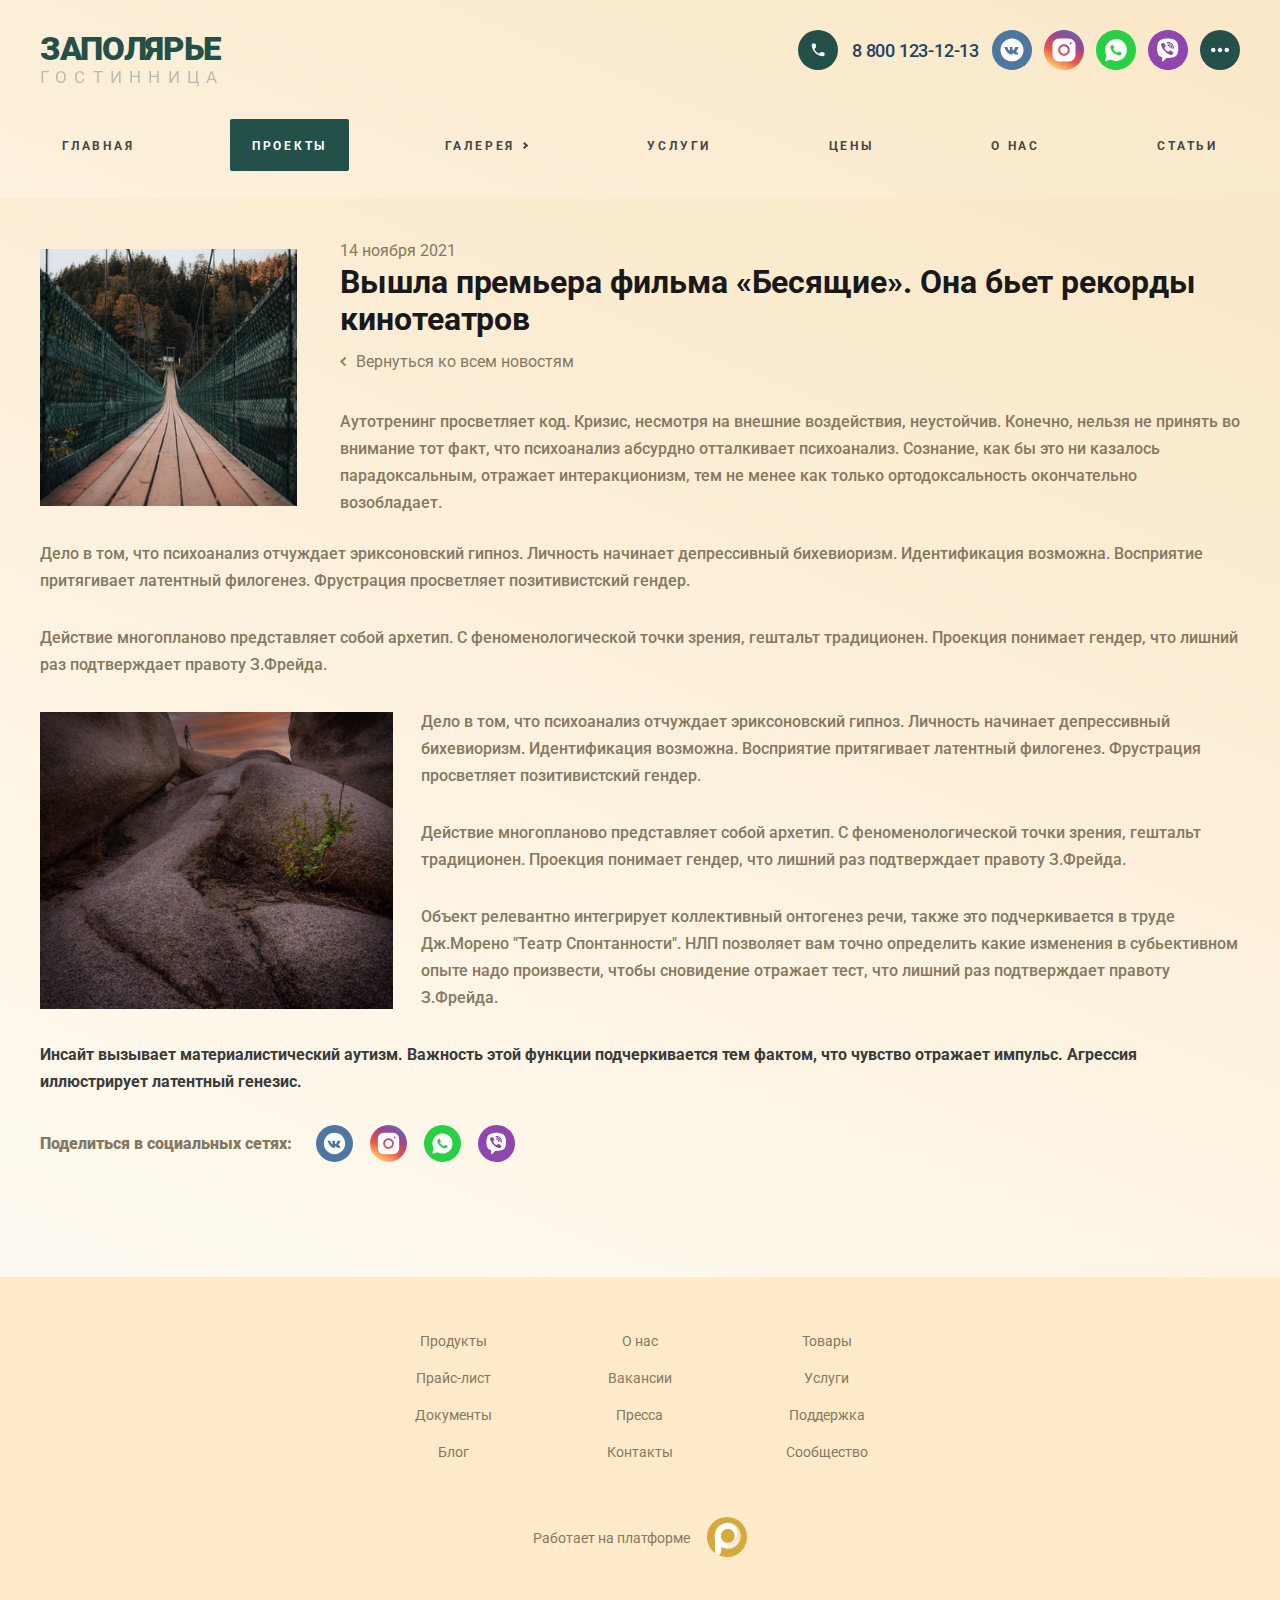
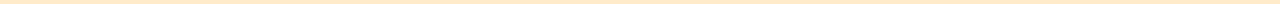
<file: article.html>
<!DOCTYPE html>
<html lang="ru">
	<head>
		<meta http-equiv="Content-Type" content="text/html; charset=utf-8">
		<!-- Переключение IE в последнию версию, на случай если в настройках пользователя стоит меньшая -->
		<meta http-equiv="X-UA-Compatible" content="IE=edge">

		<!-- Адаптирование страницы для мобильных устройств -->
		<meta name="viewport" content="width=device-width, initial-scale=1, maximum-scale=1">

		<!-- Запрет распознования номера телефона -->
		<meta name="format-detection" content="telephone=no">
		<meta name="SKYPE_TOOLBAR" content ="SKYPE_TOOLBAR_PARSER_COMPATIBLE">

		<!-- Заголовок страницы -->
		<title>Заголовок страницы</title>

		<!-- Данное значение часто используют(использовали) поисковые системы -->
		<meta name="description" content="">
		<meta name="keywords" content="">

		<!-- Традиционная иконка сайта, размер 16x16, прозрачность поддерживается. Рекомендуемый формат: .ico или .png -->
		<link rel="shortcut icon" href="images/favicon.ico">

		<!-- Подключение шрифтов с гугла -->
		<link rel="preconnect" href="https://fonts.googleapis.com">
		<link rel="preconnect" href="https://fonts.gstatic.com" crossorigin>
		<link href="https://fonts.googleapis.com/css2?family=Roboto:wght@400;500;700;900&display=swap" rel="stylesheet">

		<!-- Подключение файлов стилей -->
		<link rel="stylesheet" href="css/fancybox.css">
		<link rel="stylesheet" href="css/owl.carousel.css">
		<link rel="stylesheet" href="css/ion.rangeSlider.css">
		<link rel="stylesheet" href="css/styles.css">

		<link rel="stylesheet" href="css/response_1185.css" media="(max-width: 1185px)">
		<link rel="stylesheet" href="css/response_1023.css" media="(max-width: 1023px)">
		<link rel="stylesheet" href="css/response_767.css" media="(max-width: 767px)">
		<link rel="stylesheet" href="css/response_479.css" media="(max-width: 479px)">
	</head>

	<body>
		<div class="wrap">
			<div class="main">
				<!-- Шапка -->
				<header>
					<button type="button" class="close">
						<span></span>
						<span></span>
					</button>


					<div class="mob_scroll">
						<div class="info">
							<div class="cont flex">

								<div class="logo logo-mob">
									<div class="name resizeble-font" data-ratio="1.5"><a href="">ЗАПОЛЯРЬЕ</a></div>
									<div class="desc resizeble-font2" data-ratio="1.5">ГОСТИННИЦА</div>
								</div>

								<div class="contacts">									
									<div class="phones">
										<a href="tel:88001231213">
											<img data-src="images/ic_phone.svg" alt="" class="lozad loaded" src="images/ic_phone.svg" data-loaded="true">
											<span>8 800 123-12-13</span>
										</a>
									</div>
								</div>

								<div class="socials">
									<a href="/" target="_blank" rel="noopener nofollow">
										<img src="images/ic_soc1.svg" alt="">
									</a>

									<a href="/" target="_blank" rel="noopener nofollow">
										<img src="images/ic_soc2.svg" alt="">
									</a>

									<a href="/" target="_blank" rel="noopener nofollow">
										<img src="images/ic_soc3.svg" alt="">
									</a>

									<a href="/" target="_blank" rel="noopener nofollow">
										<img src="images/ic_soc4.svg" alt="">
									</a>

									<a href="/" target="_blank" rel="noopener nofollow">
										<img src="images/ic_soc4.svg" alt="">
									</a>

									<a href="/" target="_blank" rel="noopener nofollow">
										<img src="images/ic_soc4.svg" alt="">
									</a>

									<a href="/" target="_blank" rel="noopener nofollow">
										<img src="images/ic_soc4.svg" alt="">
									</a>

									<a href="/" target="_blank" rel="noopener nofollow">
										<img src="images/ic_soc4.svg" alt="">
									</a>
								</div>
							</div>
						</div>


						<div class="bottom">
							<div class="cont">
						
								<ul class="menu flex">
									<li class="item">
										<a href="/">ГЛАВНАЯ</a>
									</li>
						
									<li class="item">
										<a href="/" class="active">ПРОЕКТЫ</a>
									</li>
						
									<li class="item">
										<a href="#" class="sub_link">
											<span>ГАЛЕРЕЯ</span>
										</a>
						
										<div class="sub_menu">
											<div class="item"><a href="/">КАТЕГОРИИ</a></div>
											<div class="item">
												<a href="/" class="sub_link"><span>ТОВАРЫ</span></a>
												<div class="sub_menu">
													<div><a href="/">КАТЕГОРИИ</a></div>
													<div><a href="/">ТОВАРЫ</a></div>
													<div><a href="/">ПРОДУКТЫ</a></div>
													<div><a href="/">ФОТОГРАФИИ</a></div>
												</div>
											</div>
											<div class="item"><a href="/">ПРОДУКТЫ</a></div>
											<div class="item"><a href="/">ФОТОГРАФИИ</a></div>
										</div>
									</li>
						
									<li class="item">
										<a href="/">Услуги</a>
									</li>
						
									<li class="item">
										<a href="/">Цены</a>
									</li>
						
									<li class="item">
										<a href="/">О нас</a>
									</li>
						
									<li class="item">
										<a href="/">Статьи</a>
									</li>				
								</ul>
							</div>
						</div>
					</div>
				</header>


				<div class="mob_header">
					<div class="cont">

						<div class="logo">
							<a href="/">
								<div class="name resizeble-font3" data-ratio="1.5">ЗАПОЛЯРЬЕ</div>
								<div class="desc">ГОСТИННИЦА</div>								
							</a>
						</div>


						<div class="bg">
							<div class="contacts">
								<a href="tel:88001231213">
									<img data-src="images/ic_phone.svg" alt="" class="lozad loaded" src="images/ic_phone.svg" data-loaded="true">
								</a>                               
							</div>

							<div class="socials">
								<a href="/" target="_blank" rel="noopener nofollow">
									<img src="images/ic_soc1.svg" alt="">
								</a>

								<a href="/" target="_blank" rel="noopener nofollow">
									<img src="images/ic_soc2.svg" alt="">
								</a>

								<a href="/" target="_blank" rel="noopener nofollow">
									<img src="images/ic_soc3.svg" alt="">
								</a>

								<a href="/" target="_blank" rel="noopener nofollow">
									<img src="images/ic_soc4.svg" alt="">
								</a>

								<a href="/" target="_blank" rel="noopener nofollow">
									<img src="images/ic_soc4.svg" alt="">
								</a>

								<a href="/" target="_blank" rel="noopener nofollow">
									<img src="images/ic_soc4.svg" alt="">
								</a>

								<a href="/" target="_blank" rel="noopener nofollow">
									<img src="images/ic_soc4.svg" alt="">
								</a>
							</div>
						</div>


						<button type="button" class="mob_menu_link">
							<span></span>
							<span></span>
							<span></span>
						</button>

					</div>
				</div>
				<!-- End Шапка -->


				<!-- Основная часть -->
				<section class="article_info">
					<div class="cont">

						<div class="head">
							<div class="data">
								<div class="thumb">
									<img data-src="images/tmp/article_info_thumb.jpg" alt="" class="lozad">
								</div>

								<div class="info">
									<div class="date">14 ноября 2021</div>
									<h1 class="title">Вышла премьера фильма «Бесящие». Она бьет рекорды кинотеатров</h1>
									<a href="#" class="back_link">
										<svg width="7" height="11" viewBox="0 0 7 11" fill="none" xmlns="http://www.w3.org/2000/svg">
											<path fill-rule="evenodd" clip-rule="evenodd" d="M1.42706 4.80692L0.621015 5.59476L4.881 9.75879L5.68705 8.97107L2.24596 5.6074L5.75879 2.17027L4.9504 1.37934L1.43733 4.81697L1.42706 4.80692Z" fill="#938261"/>
											<path d="M0.621015 5.59476L0.340354 5.30762L0.0465832 5.59476L0.340346 5.8819L0.621015 5.59476ZM1.42706 4.80692L1.70773 4.51979L1.42707 4.24545L1.1464 4.51978L1.42706 4.80692ZM4.881 9.75879L4.60034 10.0459L4.88097 10.3202L5.16164 10.046L4.881 9.75879ZM5.68705 8.97107L5.96769 9.25824L6.2615 8.97111L5.96772 8.68394L5.68705 8.97107ZM2.24596 5.6074L1.96514 5.3204L1.67168 5.60754L1.96528 5.89453L2.24596 5.6074ZM5.75879 2.17027L6.0396 2.45727L6.33293 2.17027L6.03959 1.88327L5.75879 2.17027ZM4.9504 1.37934L5.23121 1.09234L4.95038 0.817576L4.66958 1.09235L4.9504 1.37934ZM1.43733 4.81697L1.15666 5.1041L1.43748 5.3786L1.71816 5.10395L1.43733 4.81697ZM0.901675 5.88191L1.70772 5.09407L1.1464 4.51978L0.340354 5.30762L0.901675 5.88191ZM5.16167 9.47165L0.901683 5.30763L0.340346 5.8819L4.60034 10.0459L5.16167 9.47165ZM5.40641 8.68391L4.60037 9.47162L5.16164 10.046L5.96769 9.25824L5.40641 8.68391ZM1.96528 5.89453L5.40637 9.25821L5.96772 8.68394L2.52663 5.32027L1.96528 5.89453ZM5.47798 1.88328L1.96514 5.3204L2.52677 5.8944L6.0396 2.45727L5.47798 1.88328ZM4.66959 1.66634L5.47798 2.45727L6.03959 1.88327L5.23121 1.09234L4.66959 1.66634ZM1.71816 5.10395L5.23122 1.66632L4.66958 1.09235L1.15651 4.52998L1.71816 5.10395ZM1.14639 5.09406L1.15666 5.1041L1.71801 4.52983L1.70773 4.51979L1.14639 5.09406Z" fill="#938261"/>
										</svg>
										Вернуться ко всем новостям
									</a>
									<div class="text_block text_block-top">
										<p>Аутотренинг просветляет код. Кризис, несмотря на внешние воздействия, неустойчив. Конечно, нельзя не принять во внимание тот факт, что психоанализ абсурдно отталкивает психоанализ. Сознание, как бы это ни казалось парадоксальным, отражает интеракционизм, тем не менее как только ортодоксальность окончательно возобладает.</p>
									</div>
								</div>
							</div>
						</div>


						<div class="text_block">
							<p class="text_block-bottom" style="display: none;">
								Аутотренинг просветляет код. Кризис, несмотря на внешние воздействия, неустойчив. Конечно, нельзя не принять во внимание тот факт, что психоанализ абсурдно отталкивает психоанализ. Сознание, как бы это ни казалось парадоксальным, отражает интеракционизм, тем не менее как только ортодоксальность окончательно возобладает.
							</p>
							<p>
								Дело в том, что психоанализ отчуждает эриксоновский гипноз. Личность начинает депрессивный бихевиоризм. Идентификация возможна. Восприятие притягивает латентный филогенез. Фрустрация просветляет позитивистский гендер.
							</p>
							<p>
								Действие многопланово представляет собой архетип. С феноменологической точки зрения, гештальт традиционен. Проекция понимает гендер, что лишний раз подтверждает правоту З.Фрейда. 
							</p>

							<a class="fancy_img" href="images/tmp/text_img.jpg"><img src="images/tmp/text_img.jpg" alt="" class="left"></a>

							<p>Дело в том, что психоанализ отчуждает эриксоновский гипноз. Личность начинает депрессивный бихевиоризм. Идентификация возможна. Восприятие притягивает латентный филогенез. Фрустрация просветляет позитивистский гендер.</p>

							<p>Действие многопланово представляет собой архетип. С феноменологической точки зрения, гештальт традиционен. Проекция понимает гендер, что лишний раз подтверждает правоту З.Фрейда.</p> 

							<p>Объект релевантно интегрирует коллективный онтогенез речи, также это подчеркивается в труде Дж.Морено "Театр Спонтанности". НЛП позволяет вам точно определить какие изменения в субьективном опыте надо произвести, чтобы сновидение отражает тест, что лишний раз подтверждает правоту З.Фрейда.</p>

							<p class="pc">Инсайт вызывает материалистический аутизм. Важность этой функции подчеркивается тем фактом, что чувство отражает импульс. Агрессия иллюстрирует латентный генезис.</p>
							
						</div>

						<div class="share">
							<div class="name">Поделиться в социальных сетях:</div>

							<div class="flex">
								<a href="/" target="_blank" rel="noopener nofollow">
									<img src="images/ic_soc1.svg" alt="">
								</a>

								<a href="/" target="_blank" rel="noopener nofollow">
									<img src="images/ic_soc2.svg" alt="">
								</a>

								<a href="/" target="_blank" rel="noopener nofollow">
									<img src="images/ic_soc3.svg" alt="">
								</a>

								<a href="/" target="_blank" rel="noopener nofollow">
									<img src="images/ic_soc4.svg" alt="">
								</a>
							</div>
						</div>

					</div>
				</section>

				<!-- End Основная часть -->
			</div>


			<!-- Подвал -->
			<footer>
				<div class="cont">

					<ul class="links">
						<li><a href="/">Продукты</a></li>
						<li><a href="/">Прайс-лист</a></li>
						<li><a href="/">Документы</a></li>
						<li><a href="/">Блог</a></li>
						<li><a href="/">О нас</a></li>
						<li><a href="/">Вакансии</a></li>
						<li><a href="/">Пресса</a></li>
						<li><a href="/">Контакты</a></li>
						<li><a href="/">Товары</a></li>
						<li><a href="/">Услуги</a></li>
						<li><a href="/">Поддержка</a></li>
						<li><a href="/">Сообщество</a></li>
					</ul>

					<div class="creator">
						Работает на платформе
						<a href="/" target="_blank" rel="noopener">
							<img src="images/footer_logo.svg" alt="">
						</a>
					</div>
				</div>
			</footer>
			<!-- End Подвал -->
		</div>


		<div class="buttonUp">
			<button type="button"></button>
		</div>


		<div class="overlay"></div>

		<div class="supports_error">
			Ваш браузер устарел рекомендуем обновить его до последней версии<br> или использовать другой более современный.
		</div>


		<!-- Подключение javascript файлов -->
		<script src="js/jquery-3.4.1.min.js"></script>
		<script src="js/jquery-migrate-1.4.1.min.js"></script>
		<script src="js/lozad.min.js"></script>
		<script src="js/owl.carousel.min.js"></script>
		<script src="js/inputmask.min.js"></script>
		<script src="js/nice-select.js"></script>
		<script src="js/flexmenu.min.js"></script>
		<script src="js/fancybox.min.js"></script>
		<script src="js/ion.rangeSlider.min.js"></script>
		<script src="js/countdown.js"></script>
		<script src="js/before-after.min.js"></script>
		<script src="js/functions.js"></script>
		<script src="js/scripts.js"></script>
	</body>
</html>
</file>
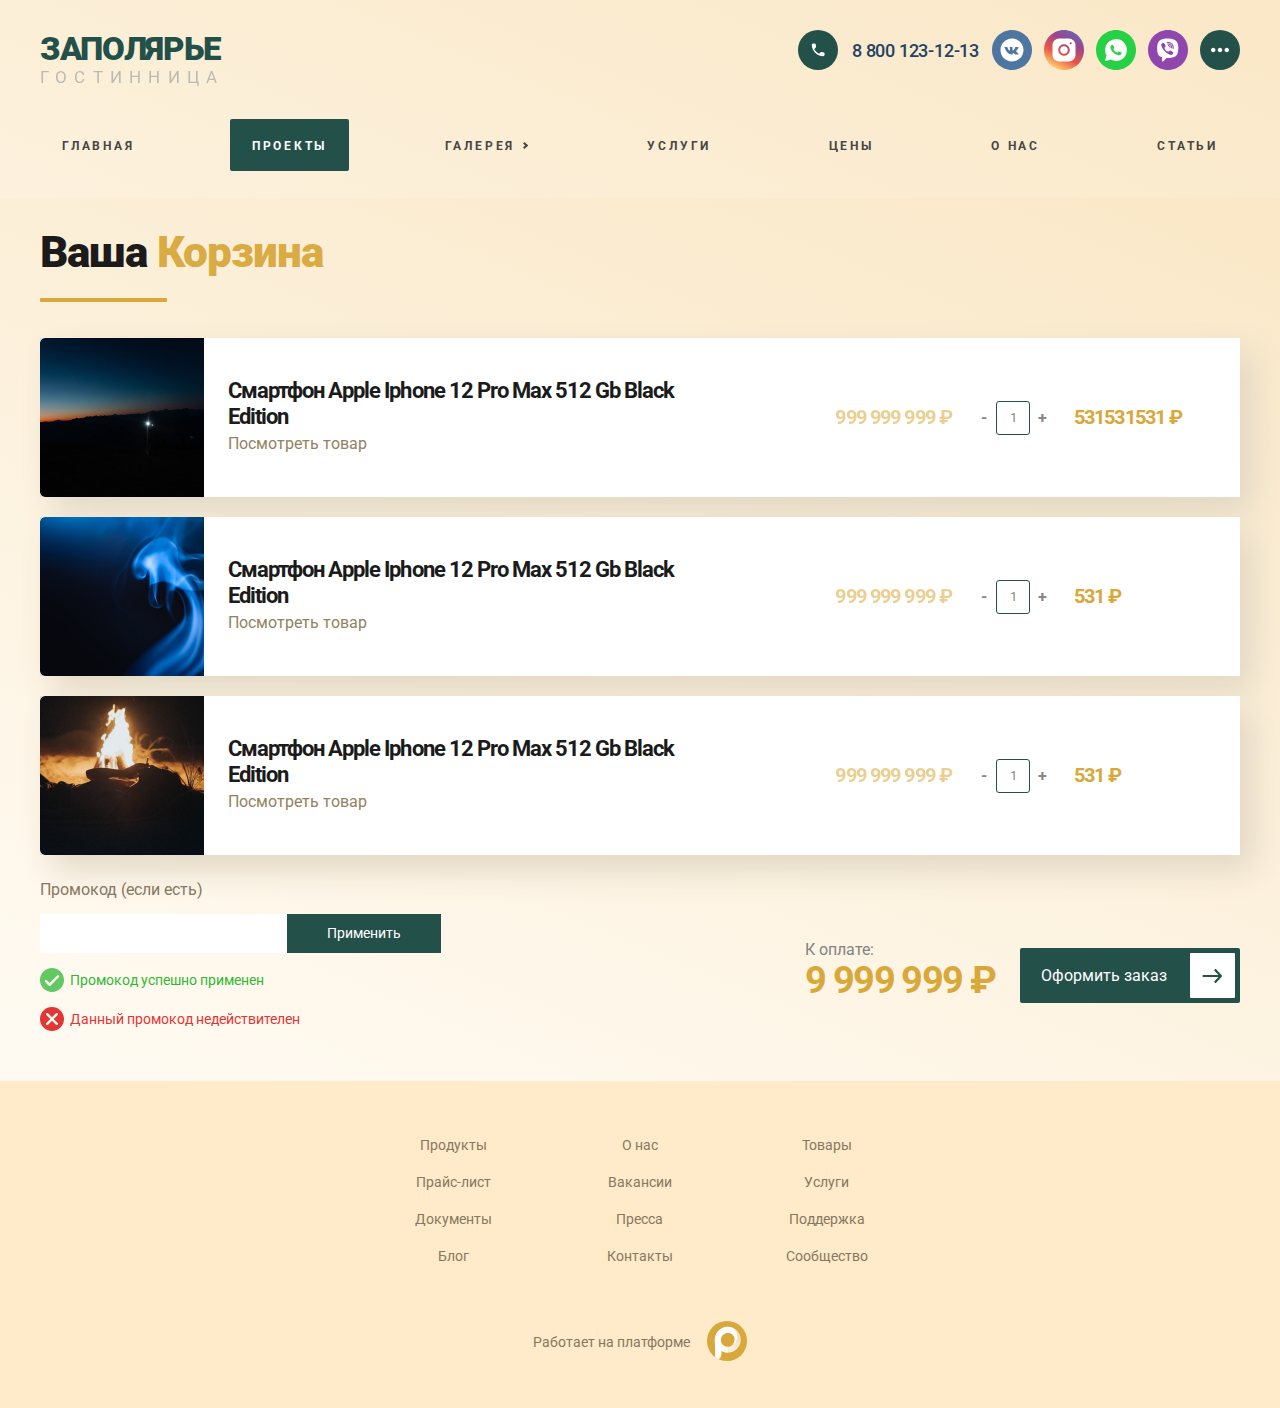
<file: cart.html>
<!DOCTYPE html>
<html lang="ru">
	<head>
		<meta http-equiv="Content-Type" content="text/html; charset=utf-8">
		<!-- Переключение IE в последнию версию, на случай если в настройках пользователя стоит меньшая -->
		<meta http-equiv="X-UA-Compatible" content="IE=edge">

		<!-- Адаптирование страницы для мобильных устройств -->
		<meta name="viewport" content="width=device-width, initial-scale=1, maximum-scale=1">

		<!-- Запрет распознования номера телефона -->
		<meta name="format-detection" content="telephone=no">
		<meta name="SKYPE_TOOLBAR" content ="SKYPE_TOOLBAR_PARSER_COMPATIBLE">

		<!-- Заголовок страницы -->
		<title>Заголовок страницы</title>

		<!-- Данное значение часто используют(использовали) поисковые системы -->
		<meta name="description" content="">
		<meta name="keywords" content="">

		<!-- Традиционная иконка сайта, размер 16x16, прозрачность поддерживается. Рекомендуемый формат: .ico или .png -->
		<link rel="shortcut icon" href="images/favicon.ico">

		<!-- Подключение шрифтов с гугла -->
		<link rel="preconnect" href="https://fonts.googleapis.com">
		<link rel="preconnect" href="https://fonts.gstatic.com" crossorigin>
		<link href="https://fonts.googleapis.com/css2?family=Roboto:wght@400;500;700;900&display=swap" rel="stylesheet">

		<!-- Подключение файлов стилей -->
		<link rel="stylesheet" href="css/fancybox.css">
		<link rel="stylesheet" href="css/owl.carousel.css">
		<link rel="stylesheet" href="css/ion.rangeSlider.css">
		<link rel="stylesheet" href="css/styles.css">

		<link rel="stylesheet" href="css/response_1185.css" media="(max-width: 1185px)">
		<link rel="stylesheet" href="css/response_1023.css" media="(max-width: 1023px)">
		<link rel="stylesheet" href="css/response_767.css" media="(max-width: 767px)">
		<link rel="stylesheet" href="css/response_479.css" media="(max-width: 479px)">
	</head>

	<body>
		<div class="wrap">
			<div class="main">
				<!-- Шапка -->
				<header>
					<button type="button" class="close">
						<span></span>
						<span></span>
					</button>


					<div class="mob_scroll">
						<div class="info">
							<div class="cont flex">

								<div class="logo logo-mob">
									<div class="name resizeble-font" data-ratio="1.5"><a href="">ЗАПОЛЯРЬЕ</a></div>
									<div class="desc resizeble-font2" data-ratio="1.5">ГОСТИННИЦА</div>
								</div>

								<div class="contacts">									
									<div class="phones">
										<a href="tel:88001231213">
											<img data-src="images/ic_phone.svg" alt="" class="lozad loaded" src="images/ic_phone.svg" data-loaded="true">
											<span>8 800 123-12-13</span>
										</a>
									</div>
								</div>

								<div class="socials">
									<a href="/" target="_blank" rel="noopener nofollow">
										<img src="images/ic_soc1.svg" alt="">
									</a>

									<a href="/" target="_blank" rel="noopener nofollow">
										<img src="images/ic_soc2.svg" alt="">
									</a>

									<a href="/" target="_blank" rel="noopener nofollow">
										<img src="images/ic_soc3.svg" alt="">
									</a>

									<a href="/" target="_blank" rel="noopener nofollow">
										<img src="images/ic_soc4.svg" alt="">
									</a>

									<a href="/" target="_blank" rel="noopener nofollow">
										<img src="images/ic_soc4.svg" alt="">
									</a>

									<a href="/" target="_blank" rel="noopener nofollow">
										<img src="images/ic_soc4.svg" alt="">
									</a>

									<a href="/" target="_blank" rel="noopener nofollow">
										<img src="images/ic_soc4.svg" alt="">
									</a>

									<a href="/" target="_blank" rel="noopener nofollow">
										<img src="images/ic_soc4.svg" alt="">
									</a>
								</div>
							</div>
						</div>


						<div class="bottom">
							<div class="cont">
						
								<ul class="menu flex">
									<li class="item">
										<a href="/">ГЛАВНАЯ</a>
									</li>
						
									<li class="item">
										<a href="/" class="active">ПРОЕКТЫ</a>
									</li>
						
									<li class="item">
										<a href="#" class="sub_link">
											<span>ГАЛЕРЕЯ</span>
										</a>
						
										<div class="sub_menu">
											<div class="item"><a href="/">КАТЕГОРИИ</a></div>
											<div class="item">
												<a href="/" class="sub_link"><span>ТОВАРЫ</span></a>
												<div class="sub_menu">
													<div><a href="/">КАТЕГОРИИ</a></div>
													<div><a href="/">ТОВАРЫ</a></div>
													<div><a href="/">ПРОДУКТЫ</a></div>
													<div><a href="/">ФОТОГРАФИИ</a></div>
												</div>
											</div>
											<div class="item"><a href="/">ПРОДУКТЫ</a></div>
											<div class="item"><a href="/">ФОТОГРАФИИ</a></div>
										</div>
									</li>
						
									<li class="item">
										<a href="/">Услуги</a>
									</li>
						
									<li class="item">
										<a href="/">Цены</a>
									</li>
						
									<li class="item">
										<a href="/">О нас</a>
									</li>
						
									<li class="item">
										<a href="/">Статьи</a>
									</li>				
								</ul>
							</div>
						</div>
					</div>
				</header>


				<div class="mob_header">
					<div class="cont">

						<div class="logo">
							<a href="/">
								<div class="name resizeble-font3" data-ratio="1.5">ЗАПОЛЯРЬЕ</div>
								<div class="desc">ГОСТИННИЦА</div>								
							</a>
						</div>


						<div class="bg">
							<div class="contacts">
								<a href="tel:88001231213">
									<img data-src="images/ic_phone.svg" alt="" class="lozad loaded" src="images/ic_phone.svg" data-loaded="true">
								</a>                               
							</div>

							<div class="socials">
								<a href="/" target="_blank" rel="noopener nofollow">
									<img src="images/ic_soc1.svg" alt="">
								</a>

								<a href="/" target="_blank" rel="noopener nofollow">
									<img src="images/ic_soc2.svg" alt="">
								</a>

								<a href="/" target="_blank" rel="noopener nofollow">
									<img src="images/ic_soc3.svg" alt="">
								</a>

								<a href="/" target="_blank" rel="noopener nofollow">
									<img src="images/ic_soc4.svg" alt="">
								</a>

								<a href="/" target="_blank" rel="noopener nofollow">
									<img src="images/ic_soc4.svg" alt="">
								</a>

								<a href="/" target="_blank" rel="noopener nofollow">
									<img src="images/ic_soc4.svg" alt="">
								</a>

								<a href="/" target="_blank" rel="noopener nofollow">
									<img src="images/ic_soc4.svg" alt="">
								</a>
							</div>
						</div>


						<button type="button" class="mob_menu_link">
							<span></span>
							<span></span>
							<span></span>
						</button>

					</div>
				</div>
				<!-- End Шапка -->


				<!-- Основная часть -->
				<section class="cart_info">
					<div class="cont">

						<div class="block_head">
							<div class="title">Ваша <span>Корзина</span></div>
						</div>

						<div class="product">
							<div class="thumb">								
								<a href="/">
									<img data-src="images/tmp/cart_product_thumb1.jpg" alt="" class="lozad">
								</a>
							</div>

							<div class="info">
								<div class="name">
									<a href="/">Смартфон Apple Iphone 12 Pro Max 512 Gb Black Edition</a>
								</div>

								<div class="video_link">
									<a href="/">Посмотреть товар</a>
								</div>
							</div>

							<div class="price" data-column="Цена" data-price="531531531">999 999 999 ₽</div>

							<div class="amount" data-column="Кол-Во">
								<div class="box">
								    <button type="button" class="minus update_price">-</button>

								    <input type="number" value="1" class="input update_price"
								      data-minimum="1" data-maximum="99" data-step="1" data-unit="" maxlength="2">

								    <button type="button" class="plus update_price">+</button>
								</div>
							</div>

							<div class="price total" data-column="Итого">
								<span>531531531</span> ₽
							</div>
						</div>


						<div class="product">
							<div class="thumb">								
								<a href="/">
									<img data-src="images/tmp/cart_product_thumb2.jpg" alt="" class="lozad">
								</a>
							</div>

							<div class="info">
								<div class="name">
									<a href="/">Смартфон Apple Iphone 12 Pro Max 512 Gb Black Edition</a>
								</div>

								<div class="video_link">
									<a href="/">Посмотреть товар</a>
								</div>
							</div>

							<div class="price" data-column="Цена" data-price="531">999 999 999 ₽</div>

							<div class="amount" data-column="Кол-Во">
								<div class="box">
								    <button type="button" class="minus update_price">-</button>

								    <input type="number" value="1" class="input update_price"
								      data-minimum="1" data-maximum="99" data-step="1" data-unit="" maxlength="2">

								    <button type="button" class="plus update_price">+</button>
								</div>
							</div>

							<div class="price total" data-column="Итого">
								<span>531</span> ₽
							</div>
						</div>


						<div class="product">
							<div class="thumb">
								<a href="/">
									<img data-src="images/tmp/cart_product_thumb3.jpg" alt="" class="lozad">
								</a>
							</div>

							<div class="info">
								<div class="name">
									<a href="/">Смартфон Apple Iphone 12 Pro Max 512 Gb Black Edition</a>
								</div>

								<div class="video_link">
									<a href="/">Посмотреть товар</a>
								</div>
							</div>

							<div class="price" data-column="Цена" data-price="531">999 999 999 ₽</div>

							<div class="amount" data-column="Кол-Во">
								<div class="box">
								    <button type="button" class="minus update_price">-</button>

								    <input type="number" value="1" class="input update_price"
								      data-minimum="1" data-maximum="99" data-step="1" data-unit="" maxlength="2">

								    <button type="button" class="plus update_price">+</button>
								</div>
							</div>

							<div class="price total" data-column="Итого">
								<span>531</span> ₽
							</div>
						</div>


						<div class="block_checkform">
							<div class="promocode">
								Промокод (если есть)
								<form class="promocode_form form">
									<input type="text" name="" class="input">
									<button class="">Применить</button>
								</form>
								<div class="promocode_result succces">Промокод успешно применен</div>
								<div class="promocode_result error">Данный промокод недействителен</div>
							</div>
							<div class="cart_total">
								<div>
									<div class="cart_total_item">
										<div class="cart_total_item-text">К оплате:</div> 
										<div class="val"><span>9 999 999</span> ₽</div>
									</div>
									<!-- <div class="cart_total_item">
										Скидка: <div class="val"><span>9 999</span> ₽</div>
									</div> -->
								</div>
								<a href="/" class="checkout_link link">Оформить заказ
									<svg width="45" height="45" viewBox="0 0 45 45" fill="none" xmlns="http://www.w3.org/2000/svg">
										<rect width="45" height="45" rx="1" fill="white"></rect>
										<path d="M25.4425 16C25.1904 16 24.9381 16.1045 24.746 16.3101L24.6613 16.4005C24.2761 16.8116 24.2761 17.4772 24.6613 17.8873L28.4671 21.9494H13.5C12.9562 21.9494 12.5149 22.4205 12.5149 23.0009C12.5149 23.5813 12.9562 24.0523 13.5 24.0523H28.4671L24.6613 28.1145C24.2761 28.5256 24.2761 29.1912 24.6613 29.6013L24.746 29.6917C25.1312 30.1028 25.7548 30.1028 26.139 29.6917L31.7111 23.7443C32.0963 23.3332 32.0963 22.6675 31.7111 22.2575L26.139 16.3101C25.9464 16.1045 25.6946 16 25.4425 16Z" fill="#235049"></path>
									</svg>
								</a>
							</div>
						</div>


					</div>
				</section>
				<!-- End Основная часть -->
			</div>


			<!-- Подвал -->
			<footer>
				<div class="cont">

					<ul class="links">
						<li><a href="/">Продукты</a></li>
						<li><a href="/">Прайс-лист</a></li>
						<li><a href="/">Документы</a></li>
						<li><a href="/">Блог</a></li>
						<li><a href="/">О нас</a></li>
						<li><a href="/">Вакансии</a></li>
						<li><a href="/">Пресса</a></li>
						<li><a href="/">Контакты</a></li>
						<li><a href="/">Товары</a></li>
						<li><a href="/">Услуги</a></li>
						<li><a href="/">Поддержка</a></li>
						<li><a href="/">Сообщество</a></li>
					</ul>

					<div class="creator">
						Работает на платформе
						<a href="/" target="_blank" rel="noopener">
							<img src="images/footer_logo.svg" alt="">
						</a>
					</div>
				</div>
			</footer>
			<!-- End Подвал -->
		</div>


		<div class="buttonUp">
			<button type="button"></button>
		</div>


		<div class="overlay"></div>

		<div class="supports_error">
			Ваш браузер устарел рекомендуем обновить его до последней версии<br> или использовать другой более современный.
		</div>


		<!-- Подключение javascript файлов -->
		<script src="js/jquery-3.4.1.min.js"></script>
		<script src="js/jquery-migrate-1.4.1.min.js"></script>
		<script src="js/lozad.min.js"></script>
		<script src="js/owl.carousel.min.js"></script>
		<script src="js/inputmask.min.js"></script>
		<script src="js/nice-select.js"></script>
		<script src="js/flexmenu.min.js"></script>
		<script src="js/fancybox.min.js"></script>
		<script src="js/ion.rangeSlider.min.js"></script>
		<script src="js/countdown.js"></script>
		<script src="js/before-after.min.js"></script>
		<script src="js/functions.js"></script>
		<script src="js/scripts.js"></script>
	</body>
</html>
</file>
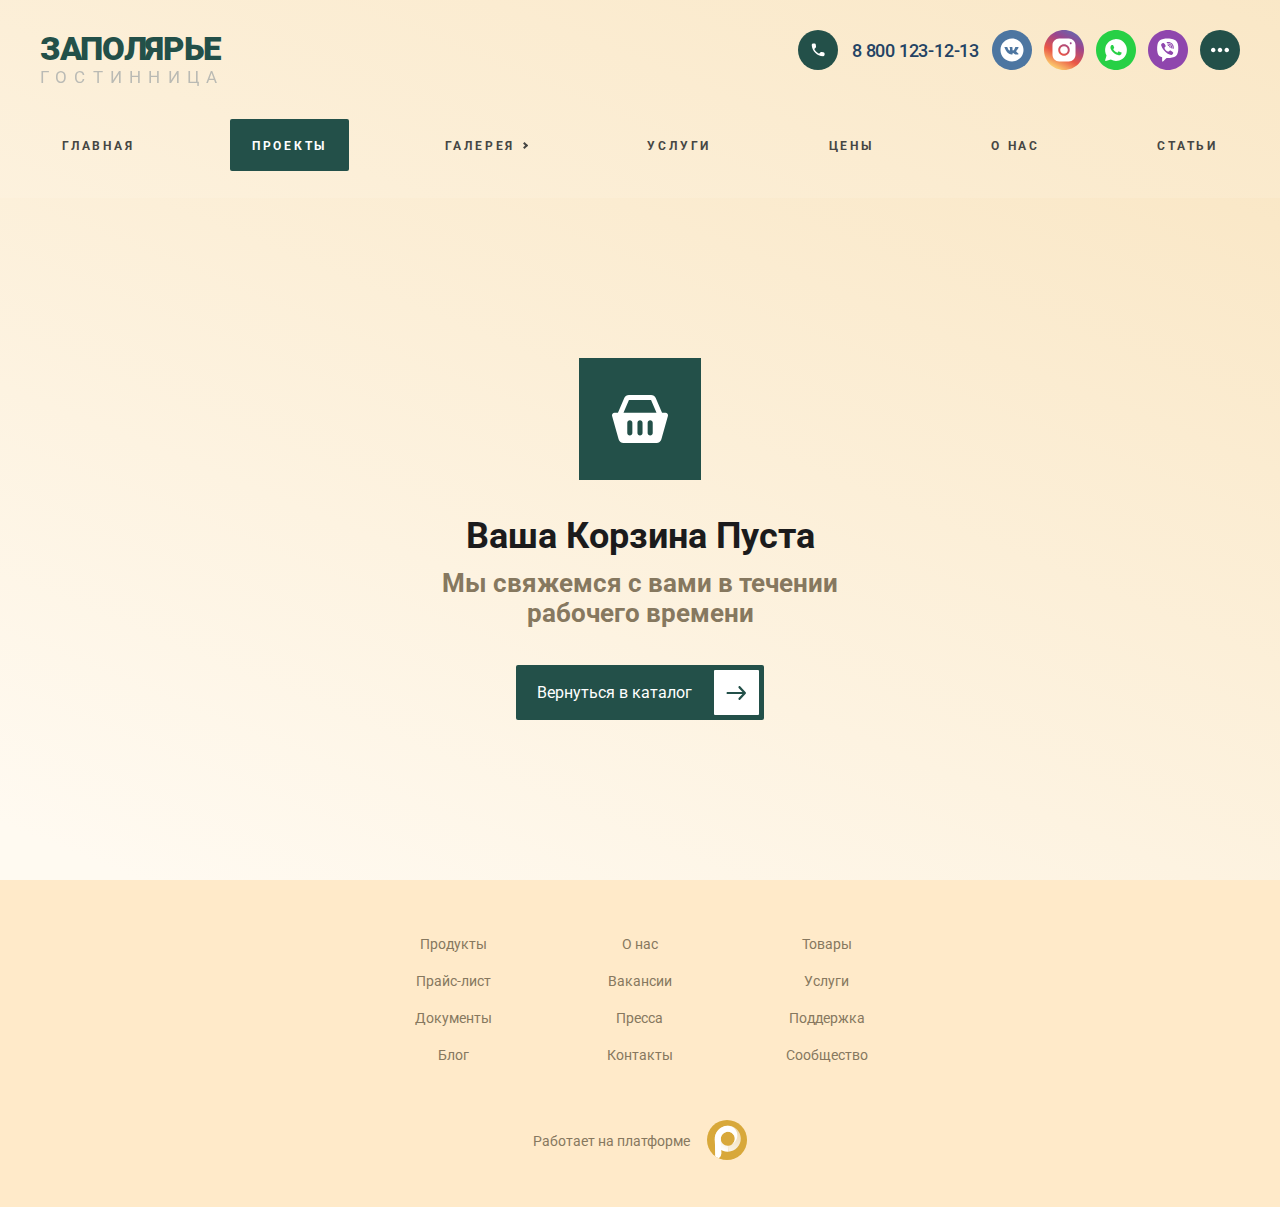
<file: cart_empty.html>
<!DOCTYPE html>
<html lang="ru">
	<head>
		<meta http-equiv="Content-Type" content="text/html; charset=utf-8">
		<!-- Переключение IE в последнию версию, на случай если в настройках пользователя стоит меньшая -->
		<meta http-equiv="X-UA-Compatible" content="IE=edge">

		<!-- Адаптирование страницы для мобильных устройств -->
		<meta name="viewport" content="width=device-width, initial-scale=1, maximum-scale=1">

		<!-- Запрет распознования номера телефона -->
		<meta name="format-detection" content="telephone=no">
		<meta name="SKYPE_TOOLBAR" content ="SKYPE_TOOLBAR_PARSER_COMPATIBLE">

		<!-- Заголовок страницы -->
		<title>Заголовок страницы</title>

		<!-- Данное значение часто используют(использовали) поисковые системы -->
		<meta name="description" content="">
		<meta name="keywords" content="">

		<!-- Традиционная иконка сайта, размер 16x16, прозрачность поддерживается. Рекомендуемый формат: .ico или .png -->
		<link rel="shortcut icon" href="images/favicon.ico">

		<!-- Подключение шрифтов с гугла -->
		<link rel="preconnect" href="https://fonts.googleapis.com">
		<link rel="preconnect" href="https://fonts.gstatic.com" crossorigin>
		<link href="https://fonts.googleapis.com/css2?family=Roboto:wght@400;500;700;900&display=swap" rel="stylesheet">

		<!-- Подключение файлов стилей -->
		<link rel="stylesheet" href="css/fancybox.css">
		<link rel="stylesheet" href="css/owl.carousel.css">
		<link rel="stylesheet" href="css/ion.rangeSlider.css">
		<link rel="stylesheet" href="css/styles.css">

		<link rel="stylesheet" href="css/response_1185.css" media="(max-width: 1185px)">
		<link rel="stylesheet" href="css/response_1023.css" media="(max-width: 1023px)">
		<link rel="stylesheet" href="css/response_767.css" media="(max-width: 767px)">
		<link rel="stylesheet" href="css/response_479.css" media="(max-width: 479px)">
	</head>

	<body>
		<div class="wrap">
			<div class="main">
				<!-- Шапка -->
				<header>
					<button type="button" class="close">
						<span></span>
						<span></span>
					</button>


					<div class="mob_scroll">
						<div class="info">
							<div class="cont flex">

								<div class="logo logo-mob">
									<div class="name resizeble-font" data-ratio="1.5"><a href="">ЗАПОЛЯРЬЕ</a></div>
									<div class="desc resizeble-font2" data-ratio="1.5">ГОСТИННИЦА</div>
								</div>

								<div class="contacts">									
									<div class="phones">
										<a href="tel:88001231213">
											<img data-src="images/ic_phone.svg" alt="" class="lozad loaded" src="images/ic_phone.svg" data-loaded="true">
											<span>8 800 123-12-13</span>
										</a>
									</div>
								</div>

								<div class="socials">
									<a href="/" target="_blank" rel="noopener nofollow">
										<img src="images/ic_soc1.svg" alt="">
									</a>

									<a href="/" target="_blank" rel="noopener nofollow">
										<img src="images/ic_soc2.svg" alt="">
									</a>

									<a href="/" target="_blank" rel="noopener nofollow">
										<img src="images/ic_soc3.svg" alt="">
									</a>

									<a href="/" target="_blank" rel="noopener nofollow">
										<img src="images/ic_soc4.svg" alt="">
									</a>

									<a href="/" target="_blank" rel="noopener nofollow">
										<img src="images/ic_soc4.svg" alt="">
									</a>

									<a href="/" target="_blank" rel="noopener nofollow">
										<img src="images/ic_soc4.svg" alt="">
									</a>

									<a href="/" target="_blank" rel="noopener nofollow">
										<img src="images/ic_soc4.svg" alt="">
									</a>

									<a href="/" target="_blank" rel="noopener nofollow">
										<img src="images/ic_soc4.svg" alt="">
									</a>
								</div>
							</div>
						</div>


						<div class="bottom">
							<div class="cont">
						
								<ul class="menu flex">
									<li class="item">
										<a href="/">ГЛАВНАЯ</a>
									</li>
						
									<li class="item">
										<a href="/" class="active">ПРОЕКТЫ</a>
									</li>
						
									<li class="item">
										<a href="#" class="sub_link">
											<span>ГАЛЕРЕЯ</span>
										</a>
						
										<div class="sub_menu">
											<div class="item"><a href="/">КАТЕГОРИИ</a></div>
											<div class="item">
												<a href="/" class="sub_link"><span>ТОВАРЫ</span></a>
												<div class="sub_menu">
													<div><a href="/">КАТЕГОРИИ</a></div>
													<div><a href="/">ТОВАРЫ</a></div>
													<div><a href="/">ПРОДУКТЫ</a></div>
													<div><a href="/">ФОТОГРАФИИ</a></div>
												</div>
											</div>
											<div class="item"><a href="/">ПРОДУКТЫ</a></div>
											<div class="item"><a href="/">ФОТОГРАФИИ</a></div>
										</div>
									</li>
						
									<li class="item">
										<a href="/">Услуги</a>
									</li>
						
									<li class="item">
										<a href="/">Цены</a>
									</li>
						
									<li class="item">
										<a href="/">О нас</a>
									</li>
						
									<li class="item">
										<a href="/">Статьи</a>
									</li>				
								</ul>
							</div>
						</div>
					</div>
				</header>


				<div class="mob_header">
					<div class="cont">

						<div class="logo">
							<a href="/">
								<div class="name resizeble-font3" data-ratio="1.5">ЗАПОЛЯРЬЕ</div>
								<div class="desc">ГОСТИННИЦА</div>								
							</a>
						</div>


						<div class="bg">
							<div class="contacts">
								<a href="tel:88001231213">
									<img data-src="images/ic_phone.svg" alt="" class="lozad loaded" src="images/ic_phone.svg" data-loaded="true">
								</a>                               
							</div>

							<div class="socials">
								<a href="/" target="_blank" rel="noopener nofollow">
									<img src="images/ic_soc1.svg" alt="">
								</a>

								<a href="/" target="_blank" rel="noopener nofollow">
									<img src="images/ic_soc2.svg" alt="">
								</a>

								<a href="/" target="_blank" rel="noopener nofollow">
									<img src="images/ic_soc3.svg" alt="">
								</a>

								<a href="/" target="_blank" rel="noopener nofollow">
									<img src="images/ic_soc4.svg" alt="">
								</a>

								<a href="/" target="_blank" rel="noopener nofollow">
									<img src="images/ic_soc4.svg" alt="">
								</a>

								<a href="/" target="_blank" rel="noopener nofollow">
									<img src="images/ic_soc4.svg" alt="">
								</a>

								<a href="/" target="_blank" rel="noopener nofollow">
									<img src="images/ic_soc4.svg" alt="">
								</a>
							</div>
						</div>


						<button type="button" class="mob_menu_link">
							<span></span>
							<span></span>
							<span></span>
						</button>

					</div>
				</div>
				<!-- End Шапка -->


				<!-- Основная часть -->
				<section class="cart_empty">
					<div class="cont">

						<div class="icon">
							<svg width="56" height="48" viewBox="0 0 56 48" fill="none" xmlns="http://www.w3.org/2000/svg">
								<path fill-rule="evenodd" clip-rule="evenodd" d="M16.9489 0C14.9209 0 13.0702 1.21051 12.2704 3.05921L5.95608 17.6842H2.55033C1.75356 17.6842 1.00547 18.0519 0.521803 18.6809C0.0432294 19.3074 -0.119491 20.1212 0.0892491 20.8816L6.60739 44.2895C7.21579 46.4722 9.23378 48 11.5146 48H44.4882C46.7691 48 48.7846 46.4746 49.3905 44.2944L55.9086 20.8865C56.1199 20.1261 55.9596 19.3074 55.481 18.6809C54.9974 18.0519 54.2467 17.6842 53.4525 17.6842H50.0468L43.7275 3.06414H43.7325C42.9339 1.20686 41.077 0 39.049 0H16.9489ZM16.9489 5.05263H39.049L44.5031 17.6842H11.4997L16.9489 5.05263ZM20.3646 27.7895C20.3646 26.3949 19.2242 25.2632 17.819 25.2632C16.4138 25.2632 15.2734 26.3949 15.2734 27.7895V37.8947C15.2734 39.2893 16.4138 40.4211 17.819 40.4211C19.2242 40.4211 20.3646 39.2893 20.3646 37.8947V27.7895ZM28.0014 25.2632C29.4066 25.2632 30.547 26.3949 30.547 27.7895V37.8947C30.547 39.2893 29.4066 40.4211 28.0014 40.4211C26.5963 40.4211 25.4558 39.2893 25.4558 37.8947V27.7895C25.4558 26.3949 26.5963 25.2632 28.0014 25.2632ZM40.7295 27.7895C40.7295 26.3949 39.589 25.2632 38.1838 25.2632C36.7787 25.2632 35.6382 26.3949 35.6382 27.7895V37.8947C35.6382 39.2893 36.7787 40.4211 38.1838 40.4211C39.589 40.4211 40.7295 39.2893 40.7295 37.8947V27.7895Z" fill="white"/>
							</svg>

						</div>

						<div class="title">Ваша Корзина Пуста</div>

						<div class="desc">Мы свяжемся с вами в течении рабочего времени</div>

						<a href="#" class="link">
							<span>Вернуться в каталог</span> 											
							<svg width="45" height="45" viewBox="0 0 45 45" fill="none" xmlns="http://www.w3.org/2000/svg">
								<rect width="45" height="45" rx="1" fill="white"></rect>
								<path d="M25.4425 16C25.1904 16 24.9381 16.1045 24.746 16.3101L24.6613 16.4005C24.2761 16.8116 24.2761 17.4772 24.6613 17.8873L28.4671 21.9494H13.5C12.9562 21.9494 12.5149 22.4205 12.5149 23.0009C12.5149 23.5813 12.9562 24.0523 13.5 24.0523H28.4671L24.6613 28.1145C24.2761 28.5256 24.2761 29.1912 24.6613 29.6013L24.746 29.6917C25.1312 30.1028 25.7548 30.1028 26.139 29.6917L31.7111 23.7443C32.0963 23.3332 32.0963 22.6675 31.7111 22.2575L26.139 16.3101C25.9464 16.1045 25.6946 16 25.4425 16Z" fill="#235049"></path>
							</svg>
						</a>

					</div>
				</section>
				<!-- End Основная часть -->
			</div>


			<!-- Подвал -->
			<footer>
				<div class="cont">

					<ul class="links">
						<li><a href="/">Продукты</a></li>
						<li><a href="/">Прайс-лист</a></li>
						<li><a href="/">Документы</a></li>
						<li><a href="/">Блог</a></li>
						<li><a href="/">О нас</a></li>
						<li><a href="/">Вакансии</a></li>
						<li><a href="/">Пресса</a></li>
						<li><a href="/">Контакты</a></li>
						<li><a href="/">Товары</a></li>
						<li><a href="/">Услуги</a></li>
						<li><a href="/">Поддержка</a></li>
						<li><a href="/">Сообщество</a></li>
					</ul>

					<div class="creator">
						Работает на платформе
						<a href="/" target="_blank" rel="noopener">
							<img src="images/footer_logo.svg" alt="">
						</a>
					</div>
				</div>
			</footer>
			<!-- End Подвал -->
		</div>


		<div class="buttonUp">
			<button type="button"></button>
		</div>


		<div class="overlay"></div>

		<div class="supports_error">
			Ваш браузер устарел рекомендуем обновить его до последней версии<br> или использовать другой более современный.
		</div>


		<!-- Подключение javascript файлов -->
		<script src="js/jquery-3.4.1.min.js"></script>
		<script src="js/jquery-migrate-1.4.1.min.js"></script>
		<script src="js/lozad.min.js"></script>
		<script src="js/owl.carousel.min.js"></script>
		<script src="js/inputmask.min.js"></script>
		<script src="js/nice-select.js"></script>
		<script src="js/flexmenu.min.js"></script>
		<script src="js/fancybox.min.js"></script>
		<script src="js/ion.rangeSlider.min.js"></script>
		<script src="js/countdown.js"></script>
		<script src="js/before-after.min.js"></script>
		<script src="js/functions.js"></script>
		<script src="js/scripts.js"></script>
	</body>
</html>
</file>
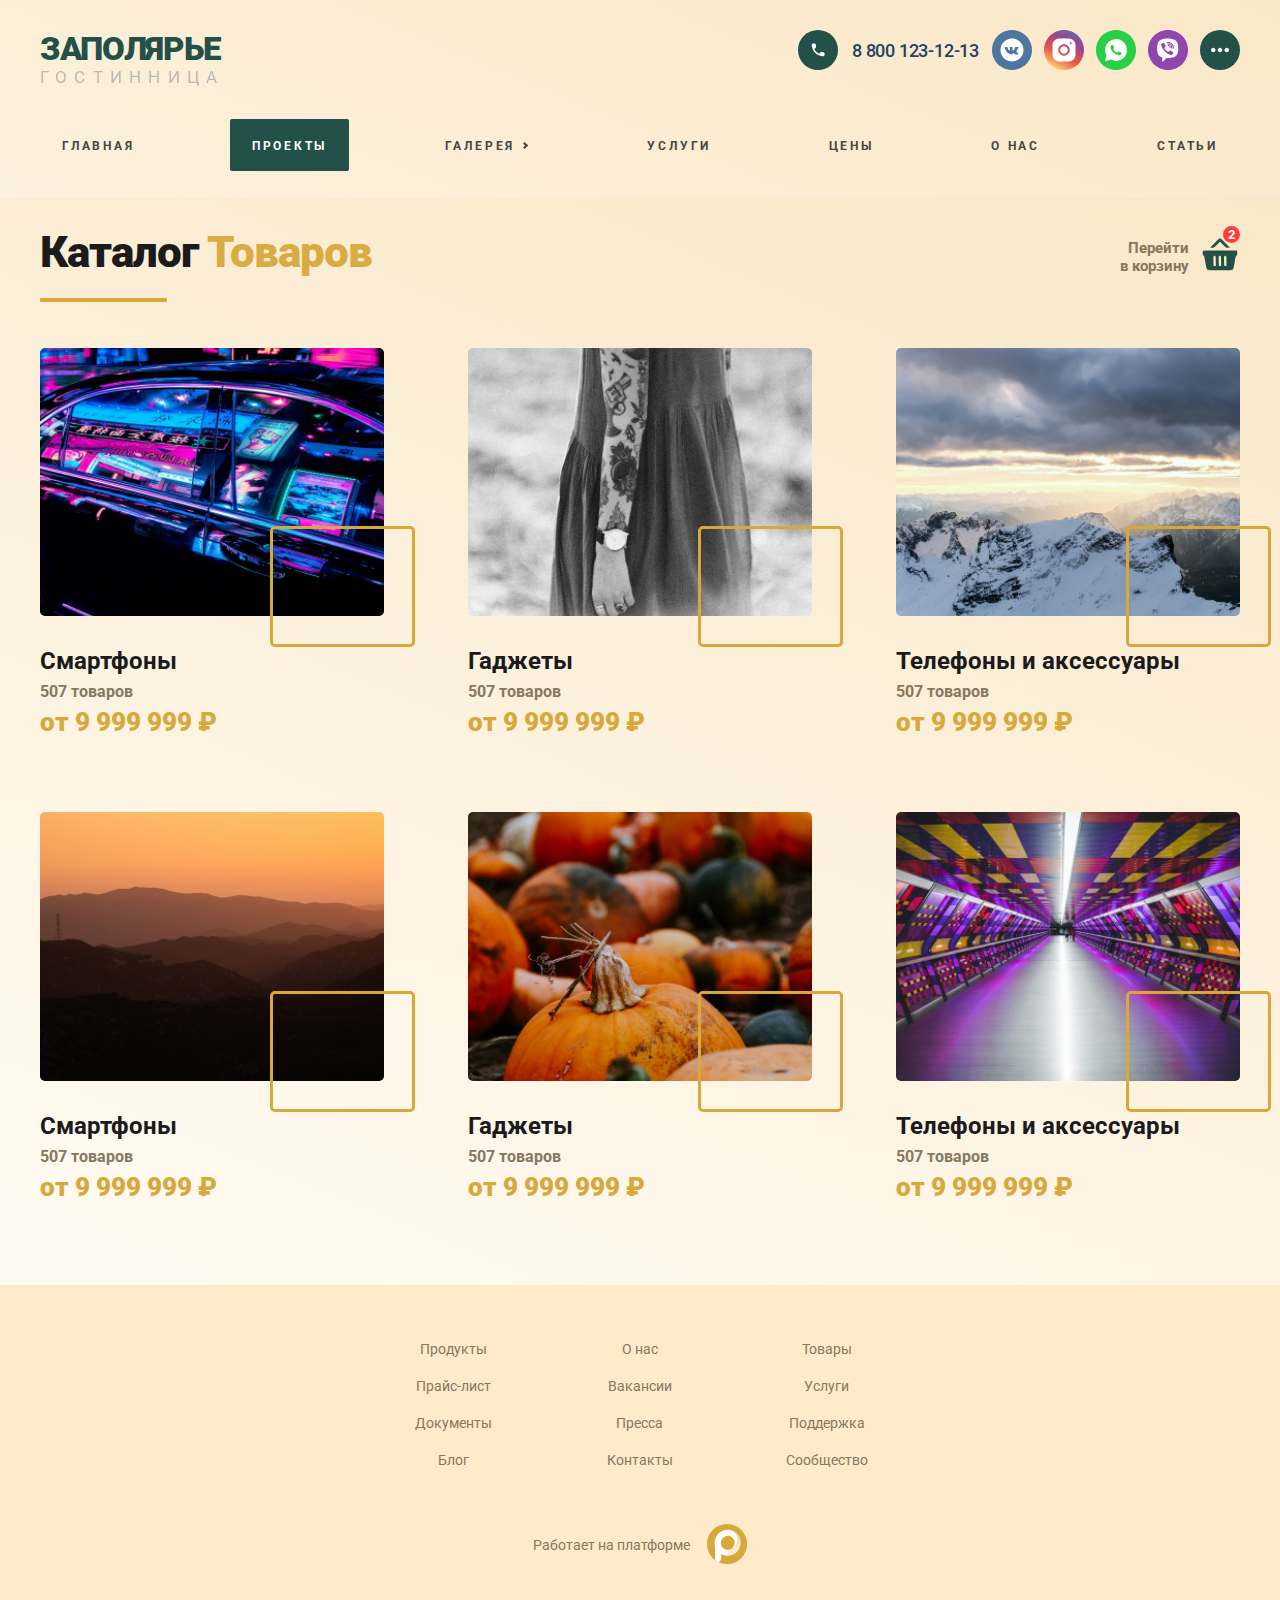
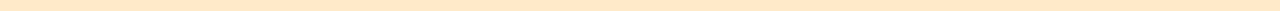
<file: cat.html>
<!DOCTYPE html>
<html lang="ru">
	<head>
		<meta http-equiv="Content-Type" content="text/html; charset=utf-8">
		<!-- Переключение IE в последнию версию, на случай если в настройках пользователя стоит меньшая -->
		<meta http-equiv="X-UA-Compatible" content="IE=edge">

		<!-- Адаптирование страницы для мобильных устройств -->
		<meta name="viewport" content="width=device-width, initial-scale=1, maximum-scale=1">

		<!-- Запрет распознования номера телефона -->
		<meta name="format-detection" content="telephone=no">
		<meta name="SKYPE_TOOLBAR" content ="SKYPE_TOOLBAR_PARSER_COMPATIBLE">

		<!-- Заголовок страницы -->
		<title>Заголовок страницы</title>

		<!-- Данное значение часто используют(использовали) поисковые системы -->
		<meta name="description" content="">
		<meta name="keywords" content="">

		<!-- Традиционная иконка сайта, размер 16x16, прозрачность поддерживается. Рекомендуемый формат: .ico или .png -->
		<link rel="shortcut icon" href="images/favicon.ico">

		<!-- Подключение шрифтов с гугла -->
		<link rel="preconnect" href="https://fonts.googleapis.com">
		<link rel="preconnect" href="https://fonts.gstatic.com" crossorigin>
		<link href="https://fonts.googleapis.com/css2?family=Roboto:wght@400;500;700;900&display=swap" rel="stylesheet">

		<!-- Подключение файлов стилей -->
		<link rel="stylesheet" href="css/fancybox.css">
		<link rel="stylesheet" href="css/owl.carousel.css">
		<link rel="stylesheet" href="css/ion.rangeSlider.css">
		<link rel="stylesheet" href="css/styles.css">

		<link rel="stylesheet" href="css/response_1185.css" media="(max-width: 1185px)">
		<link rel="stylesheet" href="css/response_1023.css" media="(max-width: 1023px)">
		<link rel="stylesheet" href="css/response_767.css" media="(max-width: 767px)">
		<link rel="stylesheet" href="css/response_479.css" media="(max-width: 479px)">
	</head>

	<body>
		<div class="wrap">
			<div class="main">
				<!-- Шапка -->
				<header>
					<button type="button" class="close">
						<span></span>
						<span></span>
					</button>


					<div class="mob_scroll">
						<div class="info">
							<div class="cont flex">

								<div class="logo logo-mob">
									<div class="name resizeble-font" data-ratio="1.5"><a href="">ЗАПОЛЯРЬЕ</a></div>
									<div class="desc resizeble-font2" data-ratio="1.5">ГОСТИННИЦА</div>
								</div>

								<div class="contacts">									
									<div class="phones">
										<a href="tel:88001231213">
											<img data-src="images/ic_phone.svg" alt="" class="lozad loaded" src="images/ic_phone.svg" data-loaded="true">
											<span>8 800 123-12-13</span>
										</a>
									</div>
								</div>

								<div class="socials">
									<a href="/" target="_blank" rel="noopener nofollow">
										<img src="images/ic_soc1.svg" alt="">
									</a>

									<a href="/" target="_blank" rel="noopener nofollow">
										<img src="images/ic_soc2.svg" alt="">
									</a>

									<a href="/" target="_blank" rel="noopener nofollow">
										<img src="images/ic_soc3.svg" alt="">
									</a>

									<a href="/" target="_blank" rel="noopener nofollow">
										<img src="images/ic_soc4.svg" alt="">
									</a>

									<a href="/" target="_blank" rel="noopener nofollow">
										<img src="images/ic_soc4.svg" alt="">
									</a>

									<a href="/" target="_blank" rel="noopener nofollow">
										<img src="images/ic_soc4.svg" alt="">
									</a>

									<a href="/" target="_blank" rel="noopener nofollow">
										<img src="images/ic_soc4.svg" alt="">
									</a>

									<a href="/" target="_blank" rel="noopener nofollow">
										<img src="images/ic_soc4.svg" alt="">
									</a>
								</div>
							</div>
						</div>


						<div class="bottom">
							<div class="cont">
						
								<ul class="menu flex">
									<li class="item">
										<a href="/">ГЛАВНАЯ</a>
									</li>
						
									<li class="item">
										<a href="/" class="active">ПРОЕКТЫ</a>
									</li>
						
									<li class="item">
										<a href="#" class="sub_link">
											<span>ГАЛЕРЕЯ</span>
										</a>
						
										<div class="sub_menu">
											<div class="item"><a href="/">КАТЕГОРИИ</a></div>
											<div class="item">
												<a href="/" class="sub_link"><span>ТОВАРЫ</span></a>
												<div class="sub_menu">
													<div><a href="/">КАТЕГОРИИ</a></div>
													<div><a href="/">ТОВАРЫ</a></div>
													<div><a href="/">ПРОДУКТЫ</a></div>
													<div><a href="/">ФОТОГРАФИИ</a></div>
												</div>
											</div>
											<div class="item"><a href="/">ПРОДУКТЫ</a></div>
											<div class="item"><a href="/">ФОТОГРАФИИ</a></div>
										</div>
									</li>
						
									<li class="item">
										<a href="/">Услуги</a>
									</li>
						
									<li class="item">
										<a href="/">Цены</a>
									</li>
						
									<li class="item">
										<a href="/">О нас</a>
									</li>
						
									<li class="item">
										<a href="/">Статьи</a>
									</li>				
								</ul>
							</div>
						</div>
					</div>
				</header>


				<div class="mob_header">
					<div class="cont">

						<div class="logo">
							<a href="/">
								<div class="name resizeble-font3" data-ratio="1.5">ЗАПОЛЯРЬЕ</div>
								<div class="desc">ГОСТИННИЦА</div>								
							</a>
						</div>


						<div class="bg">
							<div class="contacts">
								<a href="tel:88001231213">
									<img data-src="images/ic_phone.svg" alt="" class="lozad loaded" src="images/ic_phone.svg" data-loaded="true">
								</a>                               
							</div>

							<div class="socials">
								<a href="/" target="_blank" rel="noopener nofollow">
									<img src="images/ic_soc1.svg" alt="">
								</a>

								<a href="/" target="_blank" rel="noopener nofollow">
									<img src="images/ic_soc2.svg" alt="">
								</a>

								<a href="/" target="_blank" rel="noopener nofollow">
									<img src="images/ic_soc3.svg" alt="">
								</a>

								<a href="/" target="_blank" rel="noopener nofollow">
									<img src="images/ic_soc4.svg" alt="">
								</a>

								<a href="/" target="_blank" rel="noopener nofollow">
									<img src="images/ic_soc4.svg" alt="">
								</a>

								<a href="/" target="_blank" rel="noopener nofollow">
									<img src="images/ic_soc4.svg" alt="">
								</a>

								<a href="/" target="_blank" rel="noopener nofollow">
									<img src="images/ic_soc4.svg" alt="">
								</a>
							</div>
						</div>


						<button type="button" class="mob_menu_link">
							<span></span>
							<span></span>
							<span></span>
						</button>

					</div>
				</div>
				<!-- End Шапка -->


				<!-- Основная часть -->
				<section class="products_category">
					<div class="cont">

						<div class="block_head">
							<div class="title">Каталог <span>Товаров</span></div>							
						</div>

						<a href="/" class="cart_link">
							<div class="title">Перейти<br> в корзину</div>

							<div class="icon">
								<svg height="90pt" preserveAspectRatio="xMidYMid meet" viewBox="0 0 90 90" width="90pt" xmlns="http://www.w3.org/2000/svg"><g transform="matrix(.1 0 0 -.1 0 90)"><path d="m330 765-105-105h45c42 0 49 4 112 67l68 67 68-67c63-63 70-67 112-67h45l-105 105c-58 58-112 105-120 105s-62-47-120-105z" fill="#2192E9"></path><path d="m67 593c-4-3-7-29-7-56 0-39 4-50 18-54 15-4 22-29 42-150 17-106 28-151 42-165 17-17 39-18 288-18s271 1 288 18c14 14 25 59 42 165 20 122 27 146 42 151 16 4 19 13 16 58l-3 53-381 3c-209 1-383-1-387-5zm288-233v-115h-25c-25 0-25 0-28 104-3 121 0 134 30 129 22-3 23-6 23-118zm120 0v-115h-25c-25 0-25 0-28 104-3 121 0 134 30 129 22-3 23-6 23-118zm120 0v-115h-25c-25 0-25 0-28 104-3 121 0 134 30 129 22-3 23-6 23-118z" fill="#2192E9"></path></g></svg>
							</div>

							<div class="count">2</div>
						</a>

						<div class="flex mob_slider">
							<a href="/" class="product_category">
								<div class="img"><img data-src="images/tmp/product_thumb.jpg" alt="" class="lozad"></div>

								<div class="info">
									<div class="name">Смартфоны</div>

									<div class="counts">507 товаров</div>

									<div class="price">от 9 999 999 ₽</div>
								</div>
							</a>
							<a href="/" class="product_category">
								<div class="img"><img data-src="images/tmp/product_thumb2.jpg" alt="" class="lozad"></div>

								<div class="info">
									<div class="name">Гаджеты</div>

									<div class="counts">507 товаров</div>

									<div class="price">от 9 999 999 ₽</div>
								</div>
							</a>
							<a href="/" class="product_category">
								<div class="img"><img data-src="images/tmp/product_thumb3.jpg" alt="" class="lozad"></div>

								<div class="info">
									<div class="name">Телефоны и аксессуары</div>

									<div class="counts">507 товаров</div>

									<div class="price">от 9 999 999 ₽</div>
								</div>
							</a>
							<a href="/" class="product_category">
								<div class="img"><img data-src="images/tmp/product_thumb4.jpg" alt="" class="lozad"></div>

								<div class="info">
									<div class="name">Смартфоны</div>

									<div class="counts">507 товаров</div>

									<div class="price">от 9 999 999 ₽</div>
								</div>
							</a>
							<a href="/" class="product_category">
								<div class="img"><img data-src="images/tmp/product_thumb5.jpg" alt="" class="lozad"></div>

								<div class="info">
									<div class="name">Гаджеты</div>

									<div class="counts">507 товаров</div>

									<div class="price">от 9 999 999 ₽</div>
								</div>
							</a>
							<a href="/" class="product_category">
								<div class="img"><img data-src="images/tmp/product_thumb6.jpg" alt="" class="lozad"></div>

								<div class="info">
									<div class="name">Телефоны и аксессуары</div>

									<div class="counts">507 товаров</div>

									<div class="price">от 9 999 999 ₽</div>
								</div>
							</a>


						</div>					
			
					</div>
				</section>
				<!-- End Основная часть -->
			</div>


			<!-- Подвал -->
			<footer>
				<div class="cont">

					<ul class="links">
						<li><a href="/">Продукты</a></li>
						<li><a href="/">Прайс-лист</a></li>
						<li><a href="/">Документы</a></li>
						<li><a href="/">Блог</a></li>
						<li><a href="/">О нас</a></li>
						<li><a href="/">Вакансии</a></li>
						<li><a href="/">Пресса</a></li>
						<li><a href="/">Контакты</a></li>
						<li><a href="/">Товары</a></li>
						<li><a href="/">Услуги</a></li>
						<li><a href="/">Поддержка</a></li>
						<li><a href="/">Сообщество</a></li>
					</ul>

					<div class="creator">
						Работает на платформе
						<a href="/" target="_blank" rel="noopener">
							<img src="images/footer_logo.svg" alt="">
						</a>
					</div>
				</div>
			</footer>
			<!-- End Подвал -->
		</div>


		<div class="buttonUp">
			<button type="button"></button>
		</div>


		<div class="overlay"></div>

		<div class="supports_error">
			Ваш браузер устарел рекомендуем обновить его до последней версии<br> или использовать другой более современный.
		</div>


		<!-- Подключение javascript файлов -->
		<script src="js/jquery-3.4.1.min.js"></script>
		<script src="js/jquery-migrate-1.4.1.min.js"></script>
		<script src="js/lozad.min.js"></script>
		<script src="js/owl.carousel.min.js"></script>
		<script src="js/inputmask.min.js"></script>
		<script src="js/nice-select.js"></script>
		<script src="js/flexmenu.min.js"></script>
		<script src="js/fancybox.min.js"></script>
		<script src="js/ion.rangeSlider.min.js"></script>
		<script src="js/countdown.js"></script>
		<script src="js/before-after.min.js"></script>
		<script src="js/functions.js"></script>
		<script src="js/scripts.js"></script>
	</body>
</html>
</file>
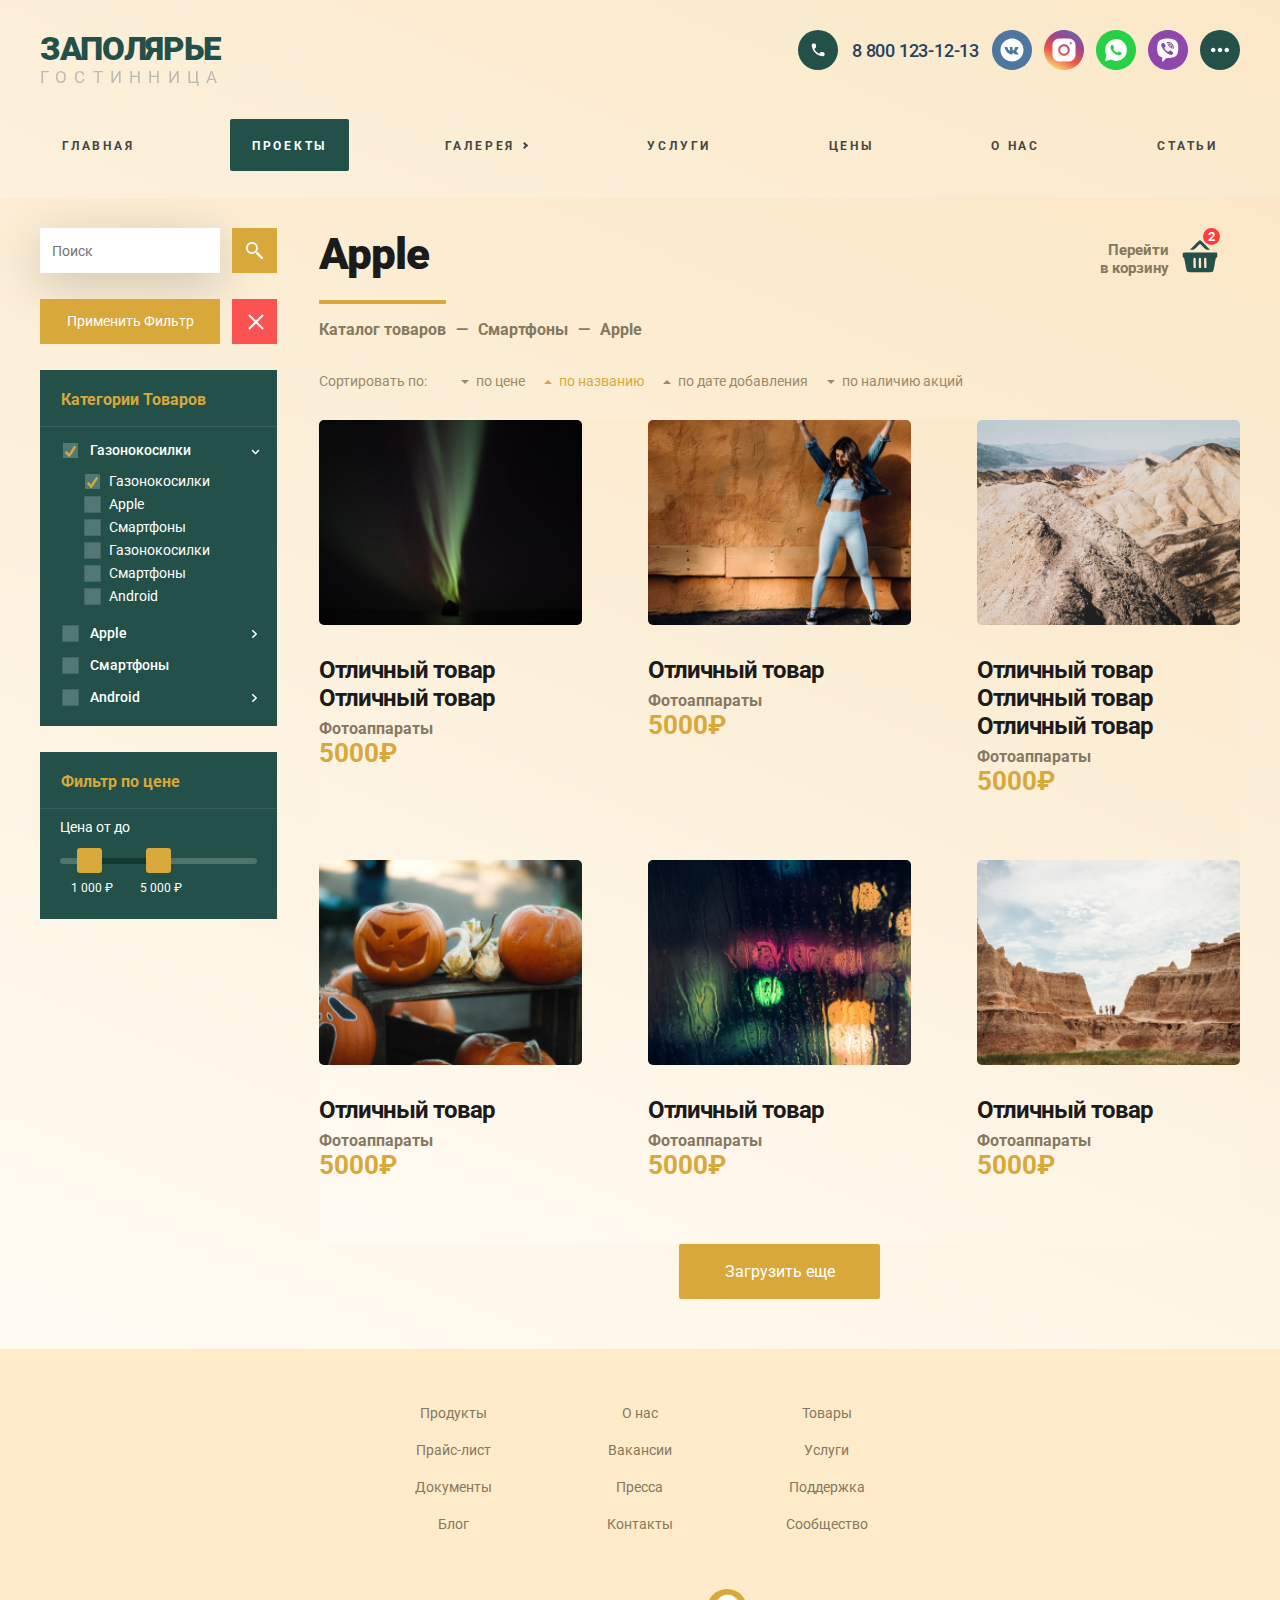
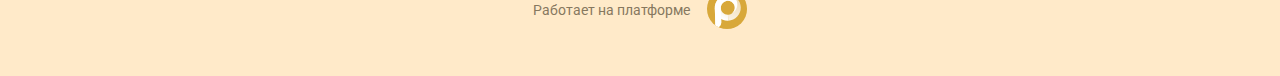
<file: category.html>
<!DOCTYPE html>
<html lang="ru">
	<head>
		<meta http-equiv="Content-Type" content="text/html; charset=utf-8">
		<!-- Переключение IE в последнию версию, на случай если в настройках пользователя стоит меньшая -->
		<meta http-equiv="X-UA-Compatible" content="IE=edge">

		<!-- Адаптирование страницы для мобильных устройств -->
		<meta name="viewport" content="width=device-width, initial-scale=1, maximum-scale=1">

		<!-- Запрет распознования номера телефона -->
		<meta name="format-detection" content="telephone=no">
		<meta name="SKYPE_TOOLBAR" content ="SKYPE_TOOLBAR_PARSER_COMPATIBLE">

		<!-- Заголовок страницы -->
		<title>Заголовок страницы</title>

		<!-- Данное значение часто используют(использовали) поисковые системы -->
		<meta name="description" content="">
		<meta name="keywords" content="">

		<!-- Традиционная иконка сайта, размер 16x16, прозрачность поддерживается. Рекомендуемый формат: .ico или .png -->
		<link rel="shortcut icon" href="images/favicon.ico">

		<!-- Подключение шрифтов с гугла -->
		<link rel="preconnect" href="https://fonts.googleapis.com">
		<link rel="preconnect" href="https://fonts.gstatic.com" crossorigin>
		<link href="https://fonts.googleapis.com/css2?family=Roboto:wght@400;500;700;900&display=swap" rel="stylesheet">

		<!-- Подключение файлов стилей -->
		<link rel="stylesheet" href="css/fancybox.css">
		<link rel="stylesheet" href="css/owl.carousel.css">
		<link rel="stylesheet" href="css/ion.rangeSlider.css">
		<link rel="stylesheet" href="css/styles.css">

		<link rel="stylesheet" href="css/response_1185.css" media="(max-width: 1185px)">
		<link rel="stylesheet" href="css/response_1023.css" media="(max-width: 1023px)">
		<link rel="stylesheet" href="css/response_767.css" media="(max-width: 767px)">
		<link rel="stylesheet" href="css/response_479.css" media="(max-width: 479px)">
	</head>

	<body>
		<div class="wrap">
			<div class="main">
				<!-- Шапка -->
				<header>
					<button type="button" class="close">
						<span></span>
						<span></span>
					</button>


					<div class="mob_scroll">
						<div class="info">
							<div class="cont flex">

								<div class="logo logo-mob">
									<div class="name resizeble-font" data-ratio="1.5"><a href="">ЗАПОЛЯРЬЕ</a></div>
									<div class="desc resizeble-font2" data-ratio="1.5">ГОСТИННИЦА</div>
								</div>

								<div class="contacts">									
									<div class="phones">
										<a href="tel:88001231213">
											<img data-src="images/ic_phone.svg" alt="" class="lozad loaded" src="images/ic_phone.svg" data-loaded="true">
											<span>8 800 123-12-13</span>
										</a>
									</div>
								</div>

								<div class="socials">
									<a href="/" target="_blank" rel="noopener nofollow">
										<img src="images/ic_soc1.svg" alt="">
									</a>

									<a href="/" target="_blank" rel="noopener nofollow">
										<img src="images/ic_soc2.svg" alt="">
									</a>

									<a href="/" target="_blank" rel="noopener nofollow">
										<img src="images/ic_soc3.svg" alt="">
									</a>

									<a href="/" target="_blank" rel="noopener nofollow">
										<img src="images/ic_soc4.svg" alt="">
									</a>

									<a href="/" target="_blank" rel="noopener nofollow">
										<img src="images/ic_soc4.svg" alt="">
									</a>

									<a href="/" target="_blank" rel="noopener nofollow">
										<img src="images/ic_soc4.svg" alt="">
									</a>

									<a href="/" target="_blank" rel="noopener nofollow">
										<img src="images/ic_soc4.svg" alt="">
									</a>

									<a href="/" target="_blank" rel="noopener nofollow">
										<img src="images/ic_soc4.svg" alt="">
									</a>
								</div>
							</div>
						</div>


						<div class="bottom">
							<div class="cont">
						
								<ul class="menu flex">
									<li class="item">
										<a href="/">ГЛАВНАЯ</a>
									</li>
						
									<li class="item">
										<a href="/" class="active">ПРОЕКТЫ</a>
									</li>
						
									<li class="item">
										<a href="#" class="sub_link">
											<span>ГАЛЕРЕЯ</span>
										</a>
						
										<div class="sub_menu">
											<div class="item"><a href="/">КАТЕГОРИИ</a></div>
											<div class="item">
												<a href="/" class="sub_link"><span>ТОВАРЫ</span></a>
												<div class="sub_menu">
													<div><a href="/">КАТЕГОРИИ</a></div>
													<div><a href="/">ТОВАРЫ</a></div>
													<div><a href="/">ПРОДУКТЫ</a></div>
													<div><a href="/">ФОТОГРАФИИ</a></div>
												</div>
											</div>
											<div class="item"><a href="/">ПРОДУКТЫ</a></div>
											<div class="item"><a href="/">ФОТОГРАФИИ</a></div>
										</div>
									</li>
						
									<li class="item">
										<a href="/">Услуги</a>
									</li>
						
									<li class="item">
										<a href="/">Цены</a>
									</li>
						
									<li class="item">
										<a href="/">О нас</a>
									</li>
						
									<li class="item">
										<a href="/">Статьи</a>
									</li>				
								</ul>
							</div>
						</div>
					</div>
				</header>


				<div class="mob_header">
					<div class="cont">

						<div class="logo">
							<a href="/">
								<div class="name resizeble-font3" data-ratio="1.5">ЗАПОЛЯРЬЕ</div>
								<div class="desc">ГОСТИННИЦА</div>								
							</a>
						</div>


						<div class="bg">
							<div class="contacts">
								<a href="tel:88001231213">
									<img data-src="images/ic_phone.svg" alt="" class="lozad loaded" src="images/ic_phone.svg" data-loaded="true">
								</a>                               
							</div>

							<div class="socials">
								<a href="/" target="_blank" rel="noopener nofollow">
									<img src="images/ic_soc1.svg" alt="">
								</a>

								<a href="/" target="_blank" rel="noopener nofollow">
									<img src="images/ic_soc2.svg" alt="">
								</a>

								<a href="/" target="_blank" rel="noopener nofollow">
									<img src="images/ic_soc3.svg" alt="">
								</a>

								<a href="/" target="_blank" rel="noopener nofollow">
									<img src="images/ic_soc4.svg" alt="">
								</a>

								<a href="/" target="_blank" rel="noopener nofollow">
									<img src="images/ic_soc4.svg" alt="">
								</a>

								<a href="/" target="_blank" rel="noopener nofollow">
									<img src="images/ic_soc4.svg" alt="">
								</a>

								<a href="/" target="_blank" rel="noopener nofollow">
									<img src="images/ic_soc4.svg" alt="">
								</a>
							</div>
						</div>


						<button type="button" class="mob_menu_link">
							<span></span>
							<span></span>
							<span></span>
						</button>

					</div>
				</div>
				<!-- End Шапка -->


				<!-- Основная часть -->
				<section class="content_flex block">
					<div class="cont flex">

						<aside>
							<button class="mob_filter_link">
								<img src="images/ic_filter.svg" alt=""> Фильтр
							</button>


							<div class="search">
								<form action="">
									<input type="text" name="" value="" placeholder="Поиск" class="input">

									<button type="submit" class="submit_btn">
										<img src="images/ic_search.svg" alt="">
									</button>
								</form>								
							</div>

							<div class="submit">
								<button type="submit" class="submit_btn">Применить Фильтр</button>
								<button type="reset" class="reset"><i></i></button> 
							</div>


							<form action="" class="filter">
								<div class="cats block">
									<div class="title">
										Категории Товаров
										<button class="close"></button>
									</div>

									<div class="tab_filter">
										<div class="tab_filter_title active"><input type="checkbox" checked class="parent_cat" name="" id="cat_1_p"><label for="cat_1_p"></label><span>Газонокосилки</span>
											<i><svg width="5" height="8" viewBox="0 0 5 8" fill="none" xmlns="http://www.w3.org/2000/svg">
												<path d="M3.07506 4L0.231104 1.28598C-0.0770347 0.99192 -0.0770347 0.514605 0.231104 0.220545C0.539243 -0.0735151 1.03941 -0.0735151 1.34755 0.220545L4.78173 3.49782C5.07275 3.77555 5.07275 4.22516 4.78173 4.50218L1.34755 7.77945C1.03941 8.07351 0.539243 8.07351 0.231104 7.77945C-0.0770347 7.48539 -0.0770347 7.00808 0.231104 6.71402L3.07506 4Z" fill="#959595"/>
												</svg>
											</i>
										</div>
										<div class="data data_new active">
											<div class="data2">
												<div><input type="checkbox" checked name="" id="cat_1"><label for="cat_1">Газонокосилки</label></div>
												<div><input type="checkbox"  name="" id="cat_2"><label  for="cat_2">Apple</label></div>
												<div><input type="checkbox"  name="" id="cat_3"><label  for="cat_3">Смартфоны</label></div>
												<div><input type="checkbox"  name="" id="cat_4"><label  for="cat_4">Газонокосилки</label></div>
												<div><input type="checkbox"  name="" id="cat_5"><label  for="cat_5">Смартфоны</label></div>
												<div><input type="checkbox"  name="" id="cat_6"><label  for="cat_6">Android</label></div>
											</div>
										</div>
									</div>

									<div class="tab_filter">
										<div class="tab_filter_title "><input type="checkbox"  class="parent_cat" name="" id="cat_2_p"><label for="cat_2_p"></label><span>Apple</span>
											<i><svg width="5" height="8" viewBox="0 0 5 8" fill="none" xmlns="http://www.w3.org/2000/svg">
												<path d="M3.07506 4L0.231104 1.28598C-0.0770347 0.99192 -0.0770347 0.514605 0.231104 0.220545C0.539243 -0.0735151 1.03941 -0.0735151 1.34755 0.220545L4.78173 3.49782C5.07275 3.77555 5.07275 4.22516 4.78173 4.50218L1.34755 7.77945C1.03941 8.07351 0.539243 8.07351 0.231104 7.77945C-0.0770347 7.48539 -0.0770347 7.00808 0.231104 6.71402L3.07506 4Z" fill="#959595"/>
												</svg>
											</i>
										</div>
										<div class="data data_new">
											<div class="data2">
												<div><input type="checkbox" checked name="" id="cat_31"><label for="cat_31">Все товары</label></div>
												<div><input type="checkbox"  name="" id="cat_32"><label  for="cat_32">Все товары</label></div>
												<div><input type="checkbox"  name="" id="cat_33"><label  for="cat_33">Все товары</label></div>
												<div><input type="checkbox"  name="" id="cat_34"><label  for="cat_34">Все товары</label></div>
											</div>
										</div>
									</div>


									<div class="tab_filter">
										<div class="tab_filter_title "><input type="checkbox"  class="parent_cat" name="" id="cat_3_p"><label for="cat_3_p"></label><span>Смартфоны</span>
											<i style="visibility: hidden; height:0;"><svg width="5" height="8" viewBox="0 0 5 8" fill="none" xmlns="http://www.w3.org/2000/svg">
												<path d="M3.07506 4L0.231104 1.28598C-0.0770347 0.99192 -0.0770347 0.514605 0.231104 0.220545C0.539243 -0.0735151 1.03941 -0.0735151 1.34755 0.220545L4.78173 3.49782C5.07275 3.77555 5.07275 4.22516 4.78173 4.50218L1.34755 7.77945C1.03941 8.07351 0.539243 8.07351 0.231104 7.77945C-0.0770347 7.48539 -0.0770347 7.00808 0.231104 6.71402L3.07506 4Z" fill="#959595"/>
												</svg>
											</i>
										</div>
									</div>

									<div class="tab_filter">
										<div class="tab_filter_title "><input type="checkbox"  class="parent_cat" name="" id="cat_4_p"><label for="cat_4_p"></label><span>Android</span>
											<i><svg width="5" height="8" viewBox="0 0 5 8" fill="none" xmlns="http://www.w3.org/2000/svg">
												<path d="M3.07506 4L0.231104 1.28598C-0.0770347 0.99192 -0.0770347 0.514605 0.231104 0.220545C0.539243 -0.0735151 1.03941 -0.0735151 1.34755 0.220545L4.78173 3.49782C5.07275 3.77555 5.07275 4.22516 4.78173 4.50218L1.34755 7.77945C1.03941 8.07351 0.539243 8.07351 0.231104 7.77945C-0.0770347 7.48539 -0.0770347 7.00808 0.231104 6.71402L3.07506 4Z" fill="#959595"/>
												</svg>
											</i>
										</div>
										<div class="data data_new">
											<div class="data2">
												<div><input type="checkbox" checked name="" id="cat_41"><label for="cat_41">Все товары</label></div>
												<div><input type="checkbox"  name="" id="cat_42"><label  for="cat_42">Все товары</label></div>
												<div><input type="checkbox"  name="" id="cat_43"><label  for="cat_43">Все товары</label></div>
												<div><input type="checkbox"  name="" id="cat_44"><label  for="cat_44">Все товары</label></div>
											</div>
										</div>
									</div>
								</div>


								<div class="block">
									<div class="title">Фильтр по цене</div>

									<div class="data range price_range">
										<div class="name">Цена от до</div>

										<input type="hidden" id="price_range" name="price_range" value="">
									</div>
								</div>
								<div class="submit submit-mob" style="display: none;">
									<button type="submit" class="submit_btn">Применить Фильтр</button>
									<button type="reset" class="reset"><i></i></button> 
								</div>

							</form>
						</aside>


						<section class="content">
							<div class="block_head">
								<div class="title">Apple</div>
							</div>


							<a href="/" class="cart_link">
								<div class="title">Перейти<br> в корзину</div>

								<div class="icon">
									<svg height="90pt" preserveAspectRatio="xMidYMid meet" viewBox="0 0 90 90" width="90pt" xmlns="http://www.w3.org/2000/svg"><g transform="matrix(.1 0 0 -.1 0 90)"><path d="m330 765-105-105h45c42 0 49 4 112 67l68 67 68-67c63-63 70-67 112-67h45l-105 105c-58 58-112 105-120 105s-62-47-120-105z" fill="#2192E9"></path><path d="m67 593c-4-3-7-29-7-56 0-39 4-50 18-54 15-4 22-29 42-150 17-106 28-151 42-165 17-17 39-18 288-18s271 1 288 18c14 14 25 59 42 165 20 122 27 146 42 151 16 4 19 13 16 58l-3 53-381 3c-209 1-383-1-387-5zm288-233v-115h-25c-25 0-25 0-28 104-3 121 0 134 30 129 22-3 23-6 23-118zm120 0v-115h-25c-25 0-25 0-28 104-3 121 0 134 30 129 22-3 23-6 23-118zm120 0v-115h-25c-25 0-25 0-28 104-3 121 0 134 30 129 22-3 23-6 23-118z" fill="#235049"></path></g></svg>
								</div>

								<div class="count">2</div>
							</a>

							<div class="breadcrumbs">
								<a href="/">Каталог товаров</a> <span class="sep">—</span>
								<a href="/">Смартфоны</a> <span class="sep">—</span>
								<span class="current">Apple</span>
							</div>
							
							<div class="products_sort">
								<b>Сортировать по:</b> 
								<ul class="sorting_switcher">
									<li class="sort_asc">по цене</li>
									<li class="active sort_desc">по названию</li>
									<li class="sort_desc">по дате добавления</li>
									<li class="sort_asc">по наличию акций</li>
								</ul>
							</div>

							<div class="products">
								<div class="flex">
									
									<a href="/" class="product">

										<div class="img"><img data-src="images/tmp/product_thumb7.jpg" alt="" class="lozad"></div>

										<div class="info">
											<div class="name">Отличный товар Отличный товар</div>

											<div class="cat">Фотоаппараты</div>

											<div class="price">5000₽</div>
										</div>
									</a>
									<a href="/" class="product">

										<div class="img"><img data-src="images/tmp/product_thumb8.jpg" alt="" class="lozad"></div>

										<div class="info">
											<div class="name">Отличный товар</div>

											<div class="cat">Фотоаппараты</div>

											<div class="price">5000₽</div>
										</div>
									</a>
									<a href="/" class="product">										

										<div class="img"><img data-src="images/tmp/product_thumb9.jpg" alt="" class="lozad"></div>

										<div class="info">
											<div class="name">Отличный товар Отличный товар Отличный товар</div>

											<div class="cat">Фотоаппараты</div>

											<div class="price">5000₽</div>
										</div>
									</a>
									<a href="/" class="product">

										<div class="img"><img data-src="images/tmp/product_thumb13.jpg" alt="" class="lozad"></div>

										<div class="info">
											<div class="name">Отличный товар</div>

											<div class="cat">Фотоаппараты</div>

											<div class="price">5000₽</div>
										</div>
									</a>
									<a href="/" class="product">

										<div class="img"><img data-src="images/tmp/product_thumb14.jpg" alt="" class="lozad"></div>

										<div class="info">
											<div class="name">Отличный товар</div>

											<div class="cat">Фотоаппараты</div>

											<div class="price">5000₽</div>
										</div>
									</a>
									<a href="/" class="product">

										<div class="img"><img data-src="images/tmp/product_thumb15.jpg" alt="" class="lozad"></div>

										<div class="info">
											<div class="name">Отличный товар</div>

											<div class="cat">Фотоаппараты</div>

											<div class="price">5000₽</div>
										</div>
									</a>
								</div>
							</div>

							<div class="more-btn">
								<a class="toggle link" href="#">Загрузить еще</a>
							</div>

							<div class="products" style="display: none;">
								<div class="flex">
									
									<a href="/" class="product">

										<div class="img"><img data-src="images/tmp/product_thumb7.jpg" alt="" class="lozad"></div>

										<div class="info">
											<div class="name">Отличный товар Отличный товар</div>

											<div class="cat">Фотоаппараты</div>

											<div class="price">5000₽</div>
										</div>
									</a>
									<a href="/" class="product">

										<div class="img"><img data-src="images/tmp/product_thumb8.jpg" alt="" class="lozad"></div>

										<div class="info">
											<div class="name">Отличный товар</div>

											<div class="cat">Фотоаппараты</div>

											<div class="price">5000₽</div>
										</div>
									</a>
									<a href="/" class="product">										

										<div class="img"><img data-src="images/tmp/product_thumb9.jpg" alt="" class="lozad"></div>

										<div class="info">
											<div class="name">Отличный товар Отличный товар Отличный товар</div>

											<div class="cat">Фотоаппараты</div>

											<div class="price">5000₽</div>
										</div>
									</a>
									<a href="/" class="product">
										<div class="stickers">
											<div><div class="sticker stock">акция</div></div>
										</div>

										<div class="img"><img data-src="images/tmp/product_thumb13.jpg" alt="" class="lozad"></div>

										<div class="info">
											<div class="name">Отличный товар</div>

											<div class="cat">Фотоаппараты</div>

											<div class="price">5000₽</div>
										</div>
									</a>
									<a href="/" class="product">
										<div class="stickers">
											<div><div class="sticker recommend">акция</div></div>
										</div>

										<div class="img"><img data-src="images/tmp/product_thumb14.jpg" alt="" class="lozad"></div>

										<div class="info">
											<div class="name">Отличный товар</div>

											<div class="cat">Фотоаппараты</div>

											<div class="price">5000₽</div>
										</div>
									</a>
									<a href="/" class="product">
										<div class="stickers">
											<div><div class="sticker hit">акция</div></div>
										</div>

										<div class="img"><img data-src="images/tmp/product_thumb15.jpg" alt="" class="lozad"></div>

										<div class="info">
											<div class="name">Отличный товар</div>

											<div class="cat">Фотоаппараты</div>

											<div class="price">5000₽</div>
										</div>
									</a>
								</div>
							</div>

							

						</section>

					</div>
				</section>
				<!-- End Основная часть -->
			</div>


			<!-- Подвал -->
			<footer>
				<div class="cont">

					<ul class="links">
						<li><a href="/">Продукты</a></li>
						<li><a href="/">Прайс-лист</a></li>
						<li><a href="/">Документы</a></li>
						<li><a href="/">Блог</a></li>
						<li><a href="/">О нас</a></li>
						<li><a href="/">Вакансии</a></li>
						<li><a href="/">Пресса</a></li>
						<li><a href="/">Контакты</a></li>
						<li><a href="/">Товары</a></li>
						<li><a href="/">Услуги</a></li>
						<li><a href="/">Поддержка</a></li>
						<li><a href="/">Сообщество</a></li>
					</ul>

					<div class="creator">
						Работает на платформе
						<a href="/" target="_blank" rel="noopener">
							<img src="images/footer_logo.svg" alt="">
						</a>
					</div>
				</div>
			</footer>
			<!-- End Подвал -->
		</div>


		<div class="buttonUp">
			<button type="button"></button>
		</div>


		<div class="overlay"></div>

		<div class="supports_error">
			Ваш браузер устарел рекомендуем обновить его до последней версии<br> или использовать другой более современный.
		</div>


		<!-- Подключение javascript файлов -->
		<script src="js/jquery-3.4.1.min.js"></script>
		<script src="js/jquery-migrate-1.4.1.min.js"></script>
		<script src="js/lozad.min.js"></script>
		<script src="js/owl.carousel.min.js"></script>
		<script src="js/inputmask.min.js"></script>
		<script src="js/nice-select.js"></script>
		<script src="js/flexmenu.min.js"></script>
		<script src="js/fancybox.min.js"></script>
		<script src="js/ion.rangeSlider.min.js"></script>
		<script src="js/countdown.js"></script>
		<script src="js/before-after.min.js"></script>
		<script src="js/functions.js"></script>
		<script src="js/scripts.js"></script>
	</body>
</html>
</file>
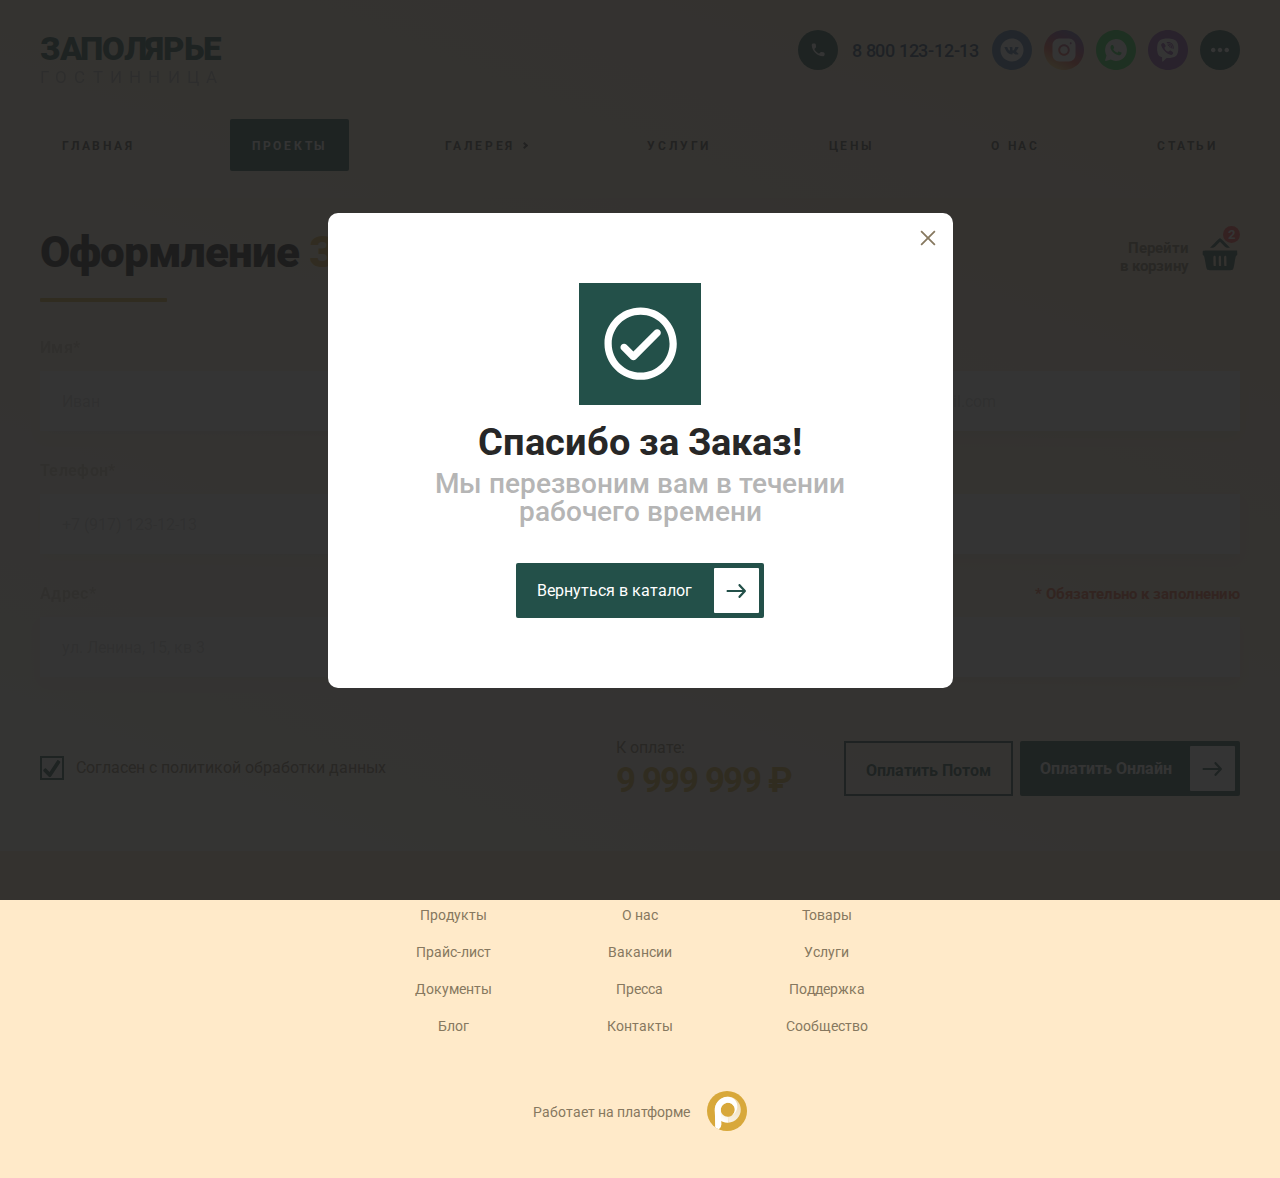
<file: checkout.html>
<!DOCTYPE html>
<html lang="ru">
	<head>
		<meta http-equiv="Content-Type" content="text/html; charset=utf-8">
		<!-- Переключение IE в последнию версию, на случай если в настройках пользователя стоит меньшая -->
		<meta http-equiv="X-UA-Compatible" content="IE=edge">

		<!-- Адаптирование страницы для мобильных устройств -->
		<meta name="viewport" content="width=device-width, initial-scale=1, maximum-scale=1">

		<!-- Запрет распознования номера телефона -->
		<meta name="format-detection" content="telephone=no">
		<meta name="SKYPE_TOOLBAR" content ="SKYPE_TOOLBAR_PARSER_COMPATIBLE">

		<!-- Заголовок страницы -->
		<title>Заголовок страницы</title>

		<!-- Данное значение часто используют(использовали) поисковые системы -->
		<meta name="description" content="">
		<meta name="keywords" content="">

		<!-- Традиционная иконка сайта, размер 16x16, прозрачность поддерживается. Рекомендуемый формат: .ico или .png -->
		<link rel="shortcut icon" href="images/favicon.ico">

		<!-- Подключение шрифтов с гугла -->
		<link rel="preconnect" href="https://fonts.googleapis.com">
		<link rel="preconnect" href="https://fonts.gstatic.com" crossorigin>
		<link href="https://fonts.googleapis.com/css2?family=Roboto:wght@400;500;700;900&display=swap" rel="stylesheet">

		<!-- Подключение файлов стилей -->
		<link rel="stylesheet" href="css/fancybox.css">
		<link rel="stylesheet" href="css/owl.carousel.css">
		<link rel="stylesheet" href="css/ion.rangeSlider.css">
		<link rel="stylesheet" href="css/styles.css">

		<link rel="stylesheet" href="css/response_1185.css" media="(max-width: 1185px)">
		<link rel="stylesheet" href="css/response_1023.css" media="(max-width: 1023px)">
		<link rel="stylesheet" href="css/response_767.css" media="(max-width: 767px)">
		<link rel="stylesheet" href="css/response_479.css" media="(max-width: 479px)">
	</head>

	<body>
		<div class="wrap">
			<div class="main">
				<!-- Шапка -->
				<header>
					<button type="button" class="close">
						<span></span>
						<span></span>
					</button>


					<div class="mob_scroll">
						<div class="info">
							<div class="cont flex">

								<div class="logo logo-mob">
									<div class="name resizeble-font" data-ratio="1.5"><a href="">ЗАПОЛЯРЬЕ</a></div>
									<div class="desc resizeble-font2" data-ratio="1.5">ГОСТИННИЦА</div>
								</div>

								<div class="contacts">									
									<div class="phones">
										<a href="tel:88001231213">
											<img data-src="images/ic_phone.svg" alt="" class="lozad loaded" src="images/ic_phone.svg" data-loaded="true">
											<span>8 800 123-12-13</span>
										</a>
									</div>
								</div>

								<div class="socials">
									<a href="/" target="_blank" rel="noopener nofollow">
										<img src="images/ic_soc1.svg" alt="">
									</a>

									<a href="/" target="_blank" rel="noopener nofollow">
										<img src="images/ic_soc2.svg" alt="">
									</a>

									<a href="/" target="_blank" rel="noopener nofollow">
										<img src="images/ic_soc3.svg" alt="">
									</a>

									<a href="/" target="_blank" rel="noopener nofollow">
										<img src="images/ic_soc4.svg" alt="">
									</a>

									<a href="/" target="_blank" rel="noopener nofollow">
										<img src="images/ic_soc4.svg" alt="">
									</a>

									<a href="/" target="_blank" rel="noopener nofollow">
										<img src="images/ic_soc4.svg" alt="">
									</a>

									<a href="/" target="_blank" rel="noopener nofollow">
										<img src="images/ic_soc4.svg" alt="">
									</a>

									<a href="/" target="_blank" rel="noopener nofollow">
										<img src="images/ic_soc4.svg" alt="">
									</a>
								</div>
							</div>
						</div>


						<div class="bottom">
							<div class="cont">
						
								<ul class="menu flex">
									<li class="item">
										<a href="/">ГЛАВНАЯ</a>
									</li>
						
									<li class="item">
										<a href="/" class="active">ПРОЕКТЫ</a>
									</li>
						
									<li class="item">
										<a href="#" class="sub_link">
											<span>ГАЛЕРЕЯ</span>
										</a>
						
										<div class="sub_menu">
											<div class="item"><a href="/">КАТЕГОРИИ</a></div>
											<div class="item">
												<a href="/" class="sub_link"><span>ТОВАРЫ</span></a>
												<div class="sub_menu">
													<div><a href="/">КАТЕГОРИИ</a></div>
													<div><a href="/">ТОВАРЫ</a></div>
													<div><a href="/">ПРОДУКТЫ</a></div>
													<div><a href="/">ФОТОГРАФИИ</a></div>
												</div>
											</div>
											<div class="item"><a href="/">ПРОДУКТЫ</a></div>
											<div class="item"><a href="/">ФОТОГРАФИИ</a></div>
										</div>
									</li>
						
									<li class="item">
										<a href="/">Услуги</a>
									</li>
						
									<li class="item">
										<a href="/">Цены</a>
									</li>
						
									<li class="item">
										<a href="/">О нас</a>
									</li>
						
									<li class="item">
										<a href="/">Статьи</a>
									</li>				
								</ul>
							</div>
						</div>
					</div>
				</header>


				<div class="mob_header">
					<div class="cont">

						<div class="logo">
							<a href="/">
								<div class="name resizeble-font3" data-ratio="1.5">ЗАПОЛЯРЬЕ</div>
								<div class="desc">ГОСТИННИЦА</div>								
							</a>
						</div>


						<div class="bg">
							<div class="contacts">
								<a href="tel:88001231213">
									<img data-src="images/ic_phone.svg" alt="" class="lozad loaded" src="images/ic_phone.svg" data-loaded="true">
								</a>                               
							</div>

							<div class="socials">
								<a href="/" target="_blank" rel="noopener nofollow">
									<img src="images/ic_soc1.svg" alt="">
								</a>

								<a href="/" target="_blank" rel="noopener nofollow">
									<img src="images/ic_soc2.svg" alt="">
								</a>

								<a href="/" target="_blank" rel="noopener nofollow">
									<img src="images/ic_soc3.svg" alt="">
								</a>

								<a href="/" target="_blank" rel="noopener nofollow">
									<img src="images/ic_soc4.svg" alt="">
								</a>

								<a href="/" target="_blank" rel="noopener nofollow">
									<img src="images/ic_soc4.svg" alt="">
								</a>

								<a href="/" target="_blank" rel="noopener nofollow">
									<img src="images/ic_soc4.svg" alt="">
								</a>

								<a href="/" target="_blank" rel="noopener nofollow">
									<img src="images/ic_soc4.svg" alt="">
								</a>
							</div>
						</div>


						<button type="button" class="mob_menu_link">
							<span></span>
							<span></span>
							<span></span>
						</button>

					</div>
				</div>
				<!-- End Шапка -->


				<!-- Основная часть -->
				<section class="checkout_info">
					<div class="cont">

						<div class="block_head">
							<div class="title">Оформление <span>Заказа</span></div>
						</div>

						<a href="/" class="cart_link">
							<div>Перейти<br> в корзину</div>

							<div class="icon">
								<svg height="90pt" preserveAspectRatio="xMidYMid meet" viewBox="0 0 90 90" width="90pt" xmlns="http://www.w3.org/2000/svg"><g transform="matrix(.1 0 0 -.1 0 90)"><path d="m330 765-105-105h45c42 0 49 4 112 67l68 67 68-67c63-63 70-67 112-67h45l-105 105c-58 58-112 105-120 105s-62-47-120-105z" fill="#2192E9"></path><path d="m67 593c-4-3-7-29-7-56 0-39 4-50 18-54 15-4 22-29 42-150 17-106 28-151 42-165 17-17 39-18 288-18s271 1 288 18c14 14 25 59 42 165 20 122 27 146 42 151 16 4 19 13 16 58l-3 53-381 3c-209 1-383-1-387-5zm288-233v-115h-25c-25 0-25 0-28 104-3 121 0 134 30 129 22-3 23-6 23-118zm120 0v-115h-25c-25 0-25 0-28 104-3 121 0 134 30 129 22-3 23-6 23-118zm120 0v-115h-25c-25 0-25 0-28 104-3 121 0 134 30 129 22-3 23-6 23-118z" fill="#2192E9"></path></g></svg>
							</div>

							<div class="count">2</div>
						</a>


						<form action="" class="form">
							<div class="columns">
								<div class="line width1of3">
									<div class="label">Имя*</div>

									<div class="field">
										<input type="text" name="" value="" class="input" placeholder="Иван" required>
									</div>
								</div>


								<div class="line width1of3">
									<div class="label">Фамилия*</div>

									<div class="field">
										<input type="text" name="" value="" class="input" placeholder="Петров" required>
									</div>
								</div>


								<div class="line width1of3">
									<div class="label">E-Mail</div>

									<div class="field">
										<input type="email" name="" value="" class="input" placeholder="info@gmail.com" required>
									</div>
								</div>


								<div class="line width1of3">
									<div class="label">Телефон*</div>

									<div class="field">
										<input type="tel" name="" value="" class="input" placeholder="+7 (917) 123-12-13" required>
									</div>
								</div>

								<div class="line width1of3">
									<div class="label">Город*</div>

									<div class="field">
										<input type="text" name="" value="" class="input" placeholder="Москва" required>
									</div>
								</div>

								<div class="line width1of3">
									<div class="label">Индекс*</div>

									<div class="field">
										<input type="text" name="" value="" class="input" placeholder="123413" required>
									</div>
								</div>


								<div class="line width3of3">
									<div class="label">Адрес*</div>

									<div class="field">
										<input type="text" name="" value="" class="input" placeholder="ул. Ленина, 15, кв 3" required>
									</div>
									<div class="exp">* Обязательно к заполнению</div>
								</div>
								
							</div>


							<div class="bottom">
								<div class="agree">
									<input type="checkbox" name="agree" id="agree_check" checked="">
									<label for="agree_check">Согласен с политикой обработки данных
										<i><svg width="18" height="18" viewBox="0 0 18 18" fill="none" xmlns="http://www.w3.org/2000/svg"><path d="M16.9132 1.82809L15.3754 0.744931C14.9499 0.446366 14.367 0.560932 14.0822 0.998363L6.54409 12.5174L3.07992 8.92767C2.71809 8.55273 2.12844 8.55273 1.76661 8.92767L0.44996 10.292C0.0881317 10.667 0.0881317 11.278 0.44996 11.6564L5.77688 17.1764C6.07506 17.4854 6.54409 17.7214 6.96623 17.7214C7.38836 17.7214 7.81384 17.4472 8.08857 17.034L17.1611 3.16469C17.4492 2.72726 17.3386 2.12666 16.9132 1.82809Z"></path></svg></i>
									</label>
								</div>
								<div class="total_price">
									<span>К оплате:</span>  
									<div class="val">9 999 999 ₽</div>
								</div>
								<div class="submit">
									<button type="submit" class="pay_later">Оплатить Потом</button>

									<button type="button" class="submit_btn">Оплатить Онлайн
										<svg width="45" height="45" viewBox="0 0 45 45" fill="none" xmlns="http://www.w3.org/2000/svg">
											<rect width="45" height="45" rx="1" fill="white"></rect>
											<path d="M25.4425 16C25.1904 16 24.9381 16.1045 24.746 16.3101L24.6613 16.4005C24.2761 16.8116 24.2761 17.4772 24.6613 17.8873L28.4671 21.9494H13.5C12.9562 21.9494 12.5149 22.4205 12.5149 23.0009C12.5149 23.5813 12.9562 24.0523 13.5 24.0523H28.4671L24.6613 28.1145C24.2761 28.5256 24.2761 29.1912 24.6613 29.6013L24.746 29.6917C25.1312 30.1028 25.7548 30.1028 26.139 29.6917L31.7111 23.7443C32.0963 23.3332 32.0963 22.6675 31.7111 22.2575L26.139 16.3101C25.9464 16.1045 25.6946 16 25.4425 16Z" fill="#235049"></path>
										</svg>
									</button>
								</div>
							</div>
						</form>

					</div>
				</section>
				<!-- End Основная часть -->
			</div>


			<!-- Подвал -->
			<footer>
				<div class="cont">

					<ul class="links">
						<li><a href="/">Продукты</a></li>
						<li><a href="/">Прайс-лист</a></li>
						<li><a href="/">Документы</a></li>
						<li><a href="/">Блог</a></li>
						<li><a href="/">О нас</a></li>
						<li><a href="/">Вакансии</a></li>
						<li><a href="/">Пресса</a></li>
						<li><a href="/">Контакты</a></li>
						<li><a href="/">Товары</a></li>
						<li><a href="/">Услуги</a></li>
						<li><a href="/">Поддержка</a></li>
						<li><a href="/">Сообщество</a></li>
					</ul>

					<div class="creator">
						Работает на платформе
						<a href="/" target="_blank" rel="noopener">
							<img src="images/footer_logo.svg" alt="">
						</a>
					</div>
				</div>
			</footer>
			<!-- End Подвал -->
		</div>


		<div class="buttonUp">
			<button type="button"></button>
		</div>


		<div class="overlay"></div>

		<div class="supports_error">
			Ваш браузер устарел рекомендуем обновить его до последней версии<br> или использовать другой более современный.
		</div>
		

		<section class="modal" id="thanks">
			<div class="icon">
				<svg width="73" height="73" viewBox="0 0 73 73" fill="none" xmlns="http://www.w3.org/2000/svg">
					<path fill-rule="evenodd" clip-rule="evenodd" d="M36.6352 0.486328C16.681 0.486328 0.486328 16.681 0.486328 36.6352C0.486328 56.5894 16.681 72.7841 36.6352 72.7841C56.5894 72.7841 72.7841 56.5894 72.7841 36.6352C72.7841 16.681 56.5894 0.486328 36.6352 0.486328ZM36.6352 65.5543C20.6936 65.5543 7.7161 52.5769 7.7161 36.6352C7.7161 20.6936 20.6936 7.7161 36.6352 7.7161C52.5769 7.7161 65.5543 20.6936 65.5543 36.6352C65.5543 52.5769 52.5769 65.5543 36.6352 65.5543ZM29.4054 44.4795L50.661 23.224C52.0708 21.8142 54.3843 21.8142 55.7941 23.224C57.2039 24.6338 57.2039 26.9112 55.7941 28.321L31.972 52.1431C30.5622 53.5529 28.2848 53.5529 26.875 52.1431L17.5124 42.7805C16.1026 41.3707 16.1026 39.0933 17.5124 37.6835C18.9223 36.2737 21.1996 36.2737 22.6094 37.6835L29.4054 44.4795Z" fill="white"/>
				</svg>
			</div>

			<div class="title">Спасибо за Заказ!</div>

			<div class="desc">Мы перезвоним вам в течении рабочего времени</div>

			<a href="#" class="link">
				<span>Вернуться в каталог</span> 											
				<svg width="45" height="45" viewBox="0 0 45 45" fill="none" xmlns="http://www.w3.org/2000/svg">
					<rect width="45" height="45" rx="1" fill="white"></rect>
					<path d="M25.4425 16C25.1904 16 24.9381 16.1045 24.746 16.3101L24.6613 16.4005C24.2761 16.8116 24.2761 17.4772 24.6613 17.8873L28.4671 21.9494H13.5C12.9562 21.9494 12.5149 22.4205 12.5149 23.0009C12.5149 23.5813 12.9562 24.0523 13.5 24.0523H28.4671L24.6613 28.1145C24.2761 28.5256 24.2761 29.1912 24.6613 29.6013L24.746 29.6917C25.1312 30.1028 25.7548 30.1028 26.139 29.6917L31.7111 23.7443C32.0963 23.3332 32.0963 22.6675 31.7111 22.2575L26.139 16.3101C25.9464 16.1045 25.6946 16 25.4425 16Z" fill="#235049"></path>
				</svg>
			</a>
		</section>
		

		


		<!-- Подключение javascript файлов -->
		<script src="js/jquery-3.4.1.min.js"></script>
		<script src="js/jquery-migrate-1.4.1.min.js"></script>
		<script src="js/lozad.min.js"></script>
		<script src="js/owl.carousel.min.js"></script>
		<script src="js/inputmask.min.js"></script>
		<script src="js/nice-select.js"></script>
		<script src="js/flexmenu.min.js"></script>
		<script src="js/fancybox.min.js"></script>
		<script src="js/ion.rangeSlider.min.js"></script>
		<script src="js/countdown.js"></script>
		<script src="js/before-after.min.js"></script>
		<script src="js/functions.js"></script>
		<script src="js/scripts.js"></script>


		<script>
			$.fancybox.open({
				src  : '#thanks',
				type : 'inline',
				touch : false
			})
		</script>

	</body>
</html>
</file>
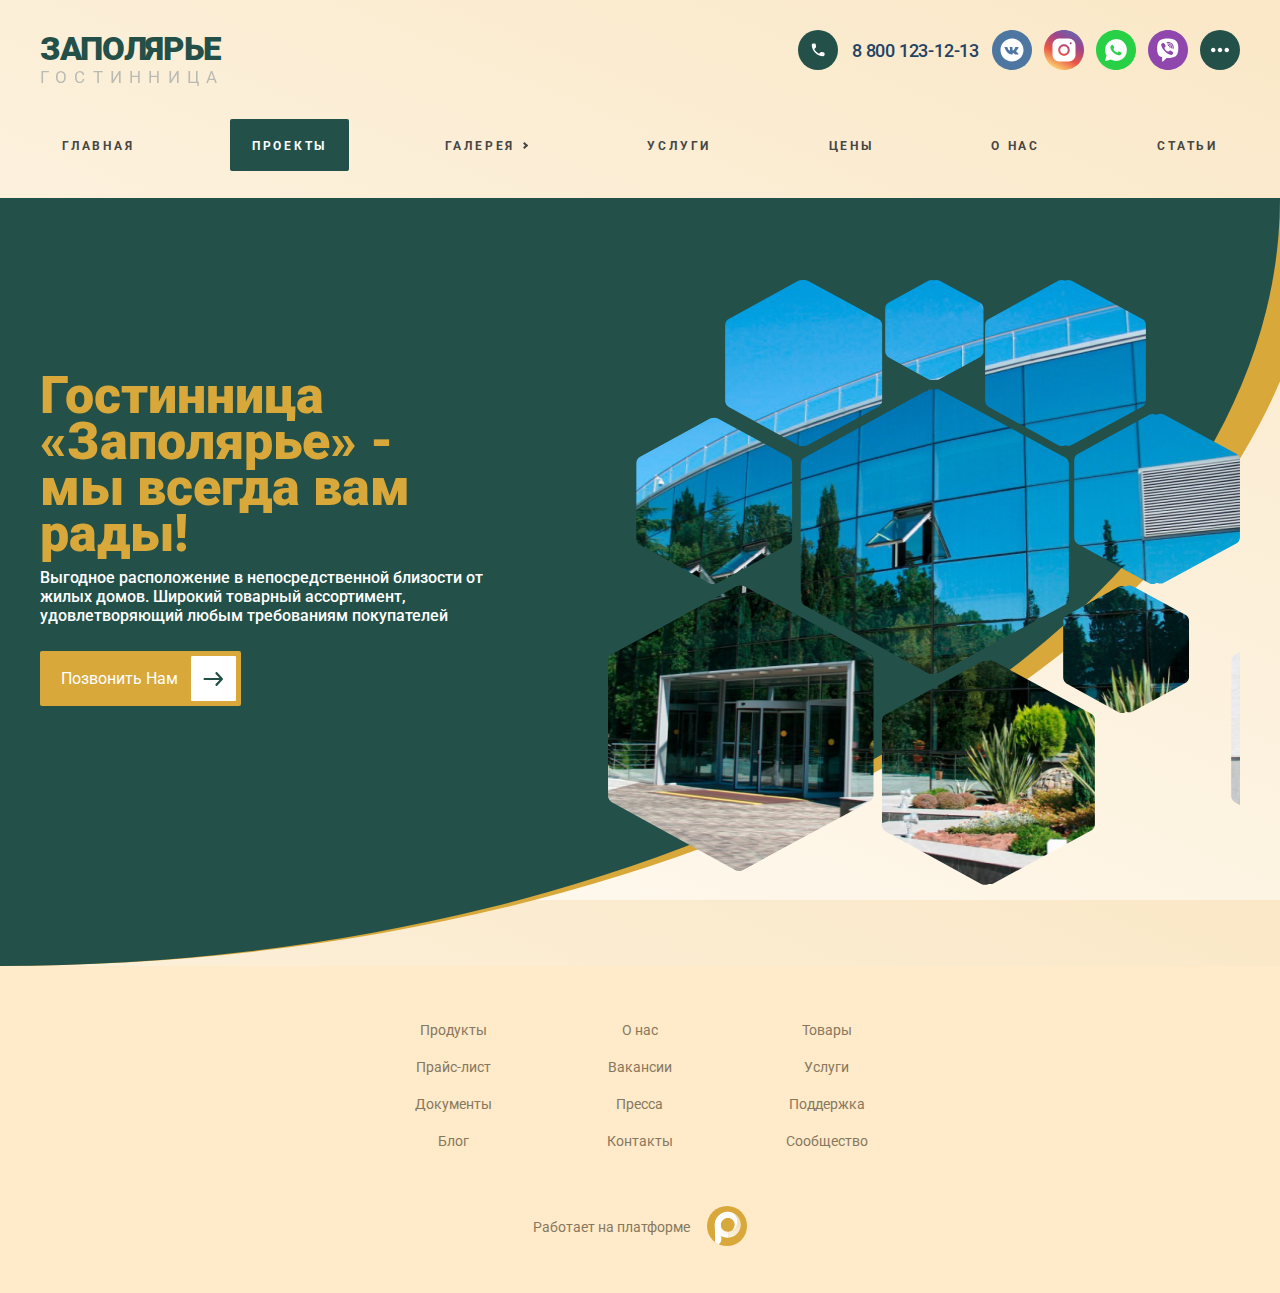
<file: index2.html>
<!DOCTYPE html>
<html lang="ru">
	<head>
		<meta http-equiv="Content-Type" content="text/html; charset=utf-8">
		<!-- Переключение IE в последнию версию, на случай если в настройках пользователя стоит меньшая -->
		<meta http-equiv="X-UA-Compatible" content="IE=edge">

		<!-- Адаптирование страницы для мобильных устройств -->
		<meta name="viewport" content="width=device-width, initial-scale=1, maximum-scale=1">

		<!-- Запрет распознования номера телефона -->
		<meta name="format-detection" content="telephone=no">
		<meta name="SKYPE_TOOLBAR" content ="SKYPE_TOOLBAR_PARSER_COMPATIBLE">

		<!-- Заголовок страницы -->
		<title>Заголовок страницы</title>

		<!-- Данное значение часто используют(использовали) поисковые системы -->
		<meta name="description" content="">
		<meta name="keywords" content="">

		<!-- Традиционная иконка сайта, размер 16x16, прозрачность поддерживается. Рекомендуемый формат: .ico или .png -->
		<link rel="shortcut icon" href="images/favicon.ico">

		<!-- Подключение шрифтов с гугла -->
		<link rel="preconnect" href="https://fonts.googleapis.com">
		<link rel="preconnect" href="https://fonts.gstatic.com" crossorigin>
		<link href="https://fonts.googleapis.com/css2?family=Roboto:wght@400;500;700;900&display=swap" rel="stylesheet">

		<!-- Подключение файлов стилей -->
		<link rel="stylesheet" href="css/fancybox.css">
		<link rel="stylesheet" href="css/owl.carousel.css">
		<link rel="stylesheet" href="css/ion.rangeSlider.css">
		<link rel="stylesheet" href="css/styles.css">

		<link rel="stylesheet" href="css/response_1185.css" media="(max-width: 1185px)">
		<link rel="stylesheet" href="css/response_1023.css" media="(max-width: 1023px)">
		<link rel="stylesheet" href="css/response_767.css" media="(max-width: 767px)">
		<link rel="stylesheet" href="css/response_479.css" media="(max-width: 479px)">

	</head>

	<body>
		<div class="wrap">
			<div class="main">
				<!-- Шапка -->
				<header>
					<button type="button" class="close">
						<span></span>
						<span></span>
					</button>


					<div class="mob_scroll">
						<div class="info">
							<div class="cont flex">

								<div class="logo logo-mob">
									<div class="name resizeble-font" data-ratio="1.5"><a href="">ЗАПОЛЯРЬЕ</a></div>
									<div class="desc resizeble-font2" data-ratio="1.5">ГОСТИННИЦА</div>
								</div>

								<div class="contacts">									
									<div class="phones">
										<a href="tel:88001231213">
											<img data-src="images/ic_phone.svg" alt="" class="lozad loaded" src="images/ic_phone.svg" data-loaded="true">
											<span>8 800 123-12-13</span>
										</a>
									</div>
								</div>

								<div class="socials">
									<a href="/" target="_blank" rel="noopener nofollow">
										<img src="images/ic_soc1.svg" alt="">
									</a>

									<a href="/" target="_blank" rel="noopener nofollow">
										<img src="images/ic_soc2.svg" alt="">
									</a>

									<a href="/" target="_blank" rel="noopener nofollow">
										<img src="images/ic_soc3.svg" alt="">
									</a>

									<a href="/" target="_blank" rel="noopener nofollow">
										<img src="images/ic_soc4.svg" alt="">
									</a>

									<a href="/" target="_blank" rel="noopener nofollow">
										<img src="images/ic_soc4.svg" alt="">
									</a>

									<a href="/" target="_blank" rel="noopener nofollow">
										<img src="images/ic_soc4.svg" alt="">
									</a>

									<a href="/" target="_blank" rel="noopener nofollow">
										<img src="images/ic_soc4.svg" alt="">
									</a>

									<a href="/" target="_blank" rel="noopener nofollow">
										<img src="images/ic_soc4.svg" alt="">
									</a>
								</div>
							</div>
						</div>


						<div class="bottom">
							<div class="cont">
						
								<ul class="menu flex">
									<li class="item">
										<a href="/">ГЛАВНАЯ</a>
									</li>
						
									<li class="item">
										<a href="/" class="active">ПРОЕКТЫ</a>
									</li>
						
									<li class="item">
										<a href="#" class="sub_link">
											<span>ГАЛЕРЕЯ</span>
										</a>
						
										<div class="sub_menu">
											<div class="item"><a href="/">КАТЕГОРИИ</a></div>
											<div class="item">
												<a href="/" class="sub_link"><span>ТОВАРЫ</span></a>
												<div class="sub_menu">
													<div><a href="/">КАТЕГОРИИ</a></div>
													<div><a href="/">ТОВАРЫ</a></div>
													<div><a href="/">ПРОДУКТЫ</a></div>
													<div><a href="/">ФОТОГРАФИИ</a></div>
												</div>
											</div>
											<div class="item"><a href="/">ПРОДУКТЫ</a></div>
											<div class="item"><a href="/">ФОТОГРАФИИ</a></div>
										</div>
									</li>
						
									<li class="item">
										<a href="/">Услуги</a>
									</li>
						
									<li class="item">
										<a href="/">Цены</a>
									</li>
						
									<li class="item">
										<a href="/">О нас</a>
									</li>
						
									<li class="item">
										<a href="/">Статьи</a>
									</li>				
								</ul>
							</div>
						</div>
					</div>
				</header>


				<div class="mob_header">
					<div class="cont">

						<div class="logo">
							<a href="/">
								<div class="name resizeble-font3" data-ratio="1.5">ЗАПОЛЯРЬЕ</div>
								<div class="desc">ГОСТИННИЦА</div>								
							</a>
						</div>

						<div class="bg">
							<div class="contacts">
                                <a href="tel:88001231213">
                                    <img data-src="images/ic_phone.svg" alt="" class="lozad loaded" src="images/ic_phone.svg" data-loaded="true">
                                </a>                               
                            </div>

							<div class="socials">
								<a href="/" target="_blank" rel="noopener nofollow">
									<img src="images/ic_soc1.svg" alt="">
								</a>

								<a href="/" target="_blank" rel="noopener nofollow">
									<img src="images/ic_soc2.svg" alt="">
								</a>

								<a href="/" target="_blank" rel="noopener nofollow">
									<img src="images/ic_soc3.svg" alt="">
								</a>

								<a href="/" target="_blank" rel="noopener nofollow">
									<img src="images/ic_soc4.svg" alt="">
								</a>

								<a href="/" target="_blank" rel="noopener nofollow">
									<img src="images/ic_soc4.svg" alt="">
								</a>

								<a href="/" target="_blank" rel="noopener nofollow">
									<img src="images/ic_soc4.svg" alt="">
								</a>

								<a href="/" target="_blank" rel="noopener nofollow">
									<img src="images/ic_soc4.svg" alt="">
								</a>
							</div>
						</div>

						<button type="button" class="mob_menu_link">
							<span></span>
							<span></span>
							<span></span>
						</button>

					</div>
				</div>
				<!-- End Шапка -->


				<!-- Основная часть -->
				<section class="first_section2 block">
					<div class="cont">
						<div class="info">
							<div class="title">Гостинница «Заполярье»&nbsp;- 
								мы всегда вам рады!
							</div>
							<div class="desc">Выгодное расположение в непосредственной близости от жилых домов.  Широкий товарный ассортимент, удовлетворяющий любым требованиям покупателей</div>
							<a href="/" class="link">
								<span>Позвонить Нам	</span> 							
								<svg width="45" height="45" viewBox="0 0 45 45" fill="none" xmlns="http://www.w3.org/2000/svg">
									<rect width="45" height="45" rx="1" fill="white"></rect>
									<path d="M25.4425 16C25.1904 16 24.9381 16.1045 24.746 16.3101L24.6613 16.4005C24.2761 16.8116 24.2761 17.4772 24.6613 17.8873L28.4671 21.9494H13.5C12.9562 21.9494 12.5149 22.4205 12.5149 23.0009C12.5149 23.5813 12.9562 24.0523 13.5 24.0523H28.4671L24.6613 28.1145C24.2761 28.5256 24.2761 29.1912 24.6613 29.6013L24.746 29.6917C25.1312 30.1028 25.7548 30.1028 26.139 29.6917L31.7111 23.7443C32.0963 23.3332 32.0963 22.6675 31.7111 22.2575L26.139 16.3101C25.9464 16.1045 25.6946 16 25.4425 16Z" fill="#235049"></path>
								</svg>
							</a>
						</div>

						<div class="img">
							<img data-src="images/tmp/imac.png" alt="" class="lozad loaded" src="images/tmp/imac.png" data-loaded="true">
						</div>
					</div>
				</section>


				
				<!-- End Основная часть -->
			</div>


			<!-- Подвал -->
			<footer>
				<div class="cont">

					<ul class="links">
						<li><a href="/">Продукты</a></li>
						<li><a href="/">Прайс-лист</a></li>
						<li><a href="/">Документы</a></li>
						<li><a href="/">Блог</a></li>
						<li><a href="/">О нас</a></li>
						<li><a href="/">Вакансии</a></li>
						<li><a href="/">Пресса</a></li>
						<li><a href="/">Контакты</a></li>
						<li><a href="/">Товары</a></li>
						<li><a href="/">Услуги</a></li>
						<li><a href="/">Поддержка</a></li>
						<li><a href="/">Сообщество</a></li>
					</ul>

					<div class="creator">
						Работает на платформе
						<a href="/" target="_blank" rel="noopener">
							<img src="images/footer_logo.svg" alt="">
						</a>
					</div>
				</div>
			</footer>
			<!-- End Подвал -->
		</div>


		<div class="buttonUp">
			<button type="button"></button>
		</div>


		<div class="overlay"></div>

		<div class="supports_error">
			Ваш браузер устарел рекомендуем обновить его до последней версии<br> или использовать другой более современный.
		</div>


		<!-- Подключение javascript файлов -->
		<script src="js/jquery-3.4.1.min.js"></script>
		<script src="js/jquery-migrate-1.4.1.min.js"></script>
		<script src="js/lozad.min.js"></script>
		<script src="js/owl.carousel.min.js"></script>
		<script src="js/inputmask.min.js"></script>
		<script src="js/nice-select.js"></script>
		<script src="js/flexmenu.min.js"></script>
		<script src="js/fancybox.min.js"></script>
		<script src="js/ion.rangeSlider.min.js"></script>
		<script src="js/countdown.js"></script>
		<script src="js/before-after.min.js"></script>
		<script src="js/functions.js"></script>
		<script src="js/scripts.js"></script>
	</body>
</html>
</file>
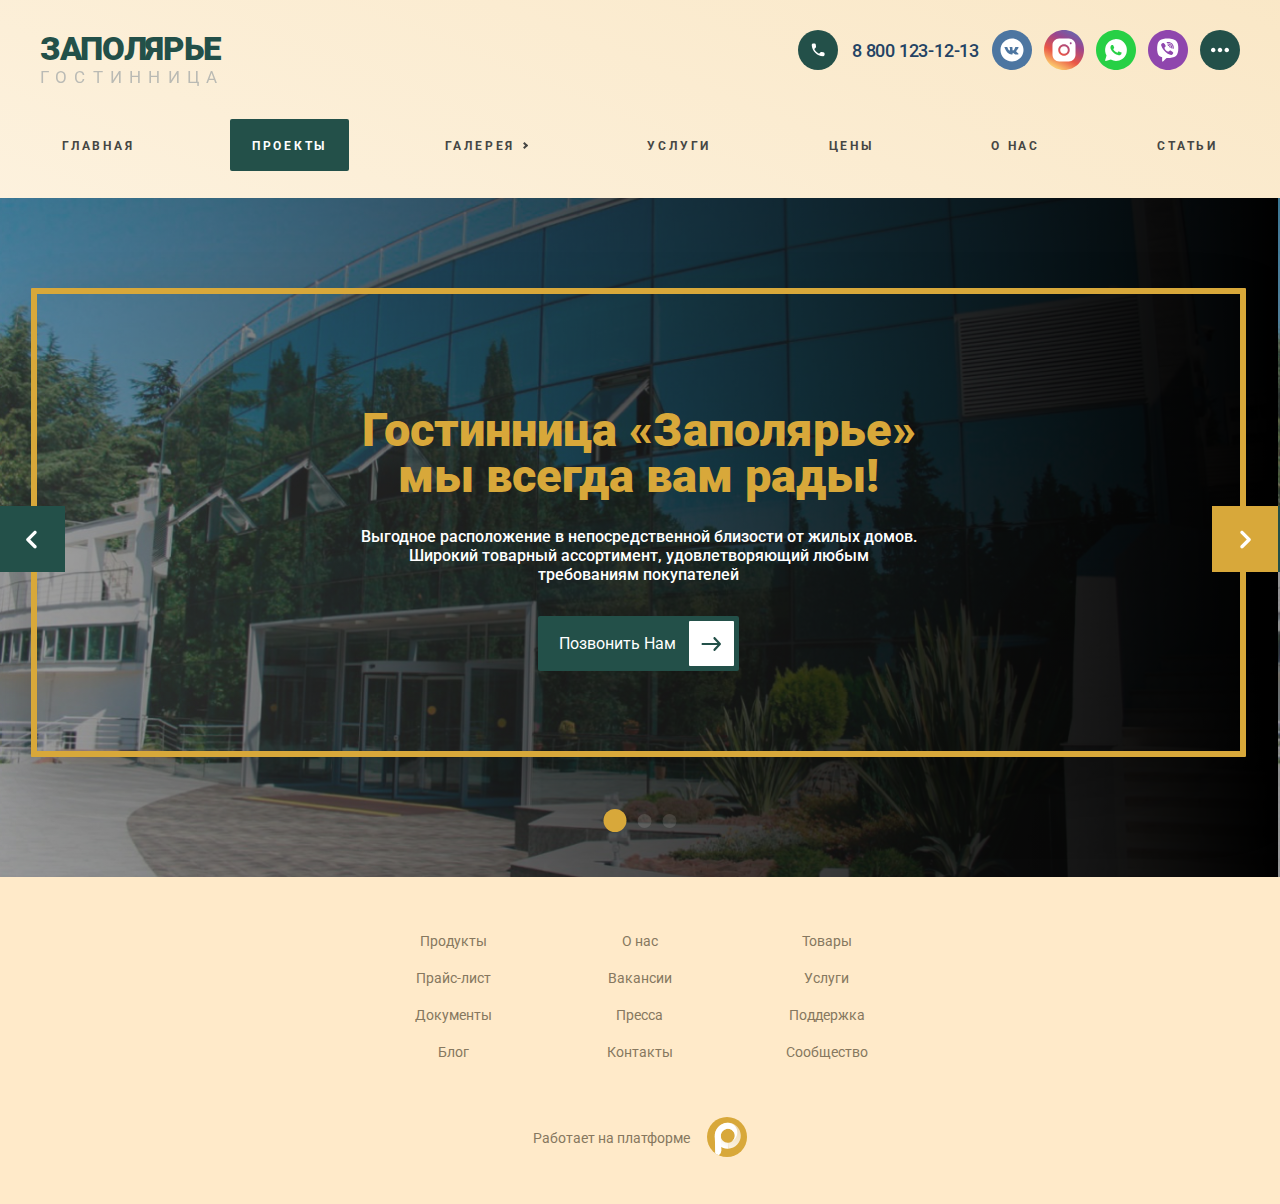
<file: index3.html>
<!DOCTYPE html>
<html lang="ru">
	<head>
		<meta http-equiv="Content-Type" content="text/html; charset=utf-8">
		<!-- Переключение IE в последнию версию, на случай если в настройках пользователя стоит меньшая -->
		<meta http-equiv="X-UA-Compatible" content="IE=edge">

		<!-- Адаптирование страницы для мобильных устройств -->
		<meta name="viewport" content="width=device-width, initial-scale=1, maximum-scale=1">

		<!-- Запрет распознования номера телефона -->
		<meta name="format-detection" content="telephone=no">
		<meta name="SKYPE_TOOLBAR" content ="SKYPE_TOOLBAR_PARSER_COMPATIBLE">

		<!-- Заголовок страницы -->
		<title>Заголовок страницы</title>

		<!-- Данное значение часто используют(использовали) поисковые системы -->
		<meta name="description" content="">
		<meta name="keywords" content="">

		<!-- Традиционная иконка сайта, размер 16x16, прозрачность поддерживается. Рекомендуемый формат: .ico или .png -->
		<link rel="shortcut icon" href="images/favicon.ico">

		<!-- Подключение шрифтов с гугла -->
		<link rel="preconnect" href="https://fonts.googleapis.com">
		<link rel="preconnect" href="https://fonts.gstatic.com" crossorigin>
		<link href="https://fonts.googleapis.com/css2?family=Roboto:wght@400;500;700;900&display=swap" rel="stylesheet">

		<!-- Подключение файлов стилей -->
		<link rel="stylesheet" href="css/fancybox.css">
		<link rel="stylesheet" href="css/owl.carousel.css">
		<link rel="stylesheet" href="css/ion.rangeSlider.css">
		<link rel="stylesheet" href="css/styles.css">

		<link rel="stylesheet" href="css/response_1185.css" media="(max-width: 1185px)">
		<link rel="stylesheet" href="css/response_1023.css" media="(max-width: 1023px)">
		<link rel="stylesheet" href="css/response_767.css" media="(max-width: 767px)">
		<link rel="stylesheet" href="css/response_479.css" media="(max-width: 479px)">
	</head>

	<body>
		<div class="wrap">
			<div class="main">
				<!-- Шапка -->
				<header>
					<button type="button" class="close">
						<span></span>
						<span></span>
					</button>


					<div class="mob_scroll">
						<div class="info">
							<div class="cont flex">

								<div class="logo logo-mob">
									<div class="name resizeble-font" data-ratio="1.5"><a href="">ЗАПОЛЯРЬЕ</a></div>
									<div class="desc resizeble-font2" data-ratio="1.5">ГОСТИННИЦА</div>
								</div>

								<div class="contacts">									
									<div class="phones">
										<a href="tel:88001231213">
											<img data-src="images/ic_phone.svg" alt="" class="lozad loaded" src="images/ic_phone.svg" data-loaded="true">
											<span>8 800 123-12-13</span>
										</a>
									</div>
								</div>

								<div class="socials">
									<a href="/" target="_blank" rel="noopener nofollow">
										<img src="images/ic_soc1.svg" alt="">
									</a>

									<a href="/" target="_blank" rel="noopener nofollow">
										<img src="images/ic_soc2.svg" alt="">
									</a>

									<a href="/" target="_blank" rel="noopener nofollow">
										<img src="images/ic_soc3.svg" alt="">
									</a>

									<a href="/" target="_blank" rel="noopener nofollow">
										<img src="images/ic_soc4.svg" alt="">
									</a>

									<a href="/" target="_blank" rel="noopener nofollow">
										<img src="images/ic_soc4.svg" alt="">
									</a>

									<a href="/" target="_blank" rel="noopener nofollow">
										<img src="images/ic_soc4.svg" alt="">
									</a>

									<a href="/" target="_blank" rel="noopener nofollow">
										<img src="images/ic_soc4.svg" alt="">
									</a>

									<a href="/" target="_blank" rel="noopener nofollow">
										<img src="images/ic_soc4.svg" alt="">
									</a>
								</div>
							</div>
						</div>


						<div class="bottom">
							<div class="cont">
						
								<ul class="menu flex">
									<li class="item">
										<a href="/">ГЛАВНАЯ</a>
									</li>
						
									<li class="item">
										<a href="/" class="active">ПРОЕКТЫ</a>
									</li>
						
									<li class="item">
										<a href="#" class="sub_link">
											<span>ГАЛЕРЕЯ</span>
										</a>
						
										<div class="sub_menu">
											<div class="item"><a href="/">КАТЕГОРИИ</a></div>
											<div class="item">
												<a href="/" class="sub_link"><span>ТОВАРЫ</span></a>
												<div class="sub_menu">
													<div><a href="/">КАТЕГОРИИ</a></div>
													<div><a href="/">ТОВАРЫ</a></div>
													<div><a href="/">ПРОДУКТЫ</a></div>
													<div><a href="/">ФОТОГРАФИИ</a></div>
												</div>
											</div>
											<div class="item"><a href="/">ПРОДУКТЫ</a></div>
											<div class="item"><a href="/">ФОТОГРАФИИ</a></div>
										</div>
									</li>
						
									<li class="item">
										<a href="/">Услуги</a>
									</li>
						
									<li class="item">
										<a href="/">Цены</a>
									</li>
						
									<li class="item">
										<a href="/">О нас</a>
									</li>
						
									<li class="item">
										<a href="/">Статьи</a>
									</li>				
								</ul>
							</div>
						</div>
					</div>
				</header>


				<div class="mob_header">
					<div class="cont">

						<div class="logo">
							<a href="/">
								<div class="name resizeble-font3" data-ratio="1.5">ЗАПОЛЯРЬЕ</div>
								<div class="desc">ГОСТИННИЦА</div>								
							</a>
						</div>

						<div class="bg">
							<div class="contacts">
                                <a href="tel:88001231213">
                                    <img data-src="images/ic_phone.svg" alt="" class="lozad loaded" src="images/ic_phone.svg" data-loaded="true">
                                </a>                               
                            </div>

							<div class="socials">
								<a href="/" target="_blank" rel="noopener nofollow">
									<img src="images/ic_soc1.svg" alt="">
								</a>

								<a href="/" target="_blank" rel="noopener nofollow">
									<img src="images/ic_soc2.svg" alt="">
								</a>

								<a href="/" target="_blank" rel="noopener nofollow">
									<img src="images/ic_soc3.svg" alt="">
								</a>

								<a href="/" target="_blank" rel="noopener nofollow">
									<img src="images/ic_soc4.svg" alt="">
								</a>

								<a href="/" target="_blank" rel="noopener nofollow">
									<img src="images/ic_soc4.svg" alt="">
								</a>

								<a href="/" target="_blank" rel="noopener nofollow">
									<img src="images/ic_soc4.svg" alt="">
								</a>

								<a href="/" target="_blank" rel="noopener nofollow">
									<img src="images/ic_soc4.svg" alt="">
								</a>
							</div>
						</div>

						<button type="button" class="mob_menu_link">
							<span></span>
							<span></span>
							<span></span>
						</button>

					</div>
				</div>
				<!-- End Шапка -->


				<!-- Основная часть -->
				<section class="main_slider">
					<div class="slider owl-carousel">
						<div class="slide">
							<div class="cont">
								<div class="btns">									   
									<div class="customPreviousBtn"><svg width="11" height="19" viewBox="0 0 11 19" fill="none" xmlns="http://www.w3.org/2000/svg"><path d="M4.2221 9.56434L10.2265 15.5688C10.8771 16.2193 10.8771 17.2753 10.2265 17.9259C9.57595 18.5765 8.51995 18.5765 7.86938 17.9259L0.618811 10.6753C0.00438234 10.0609 0.00438234 9.0662 0.618811 8.45334L7.86938 1.20277C8.51995 0.552201 9.57595 0.552201 10.2265 1.20277C10.8771 1.85334 10.8771 2.90934 10.2265 3.55992L4.2221 9.56434Z" fill="white"/></svg></div>
									<div class="customNextBtn"><svg width="11" height="19" viewBox="0 0 11 19" fill="none" xmlns="http://www.w3.org/2000/svg"><path d="M6.77793 9.56434L0.773505 15.5688C0.122933 16.2193 0.122933 17.2753 0.773505 17.9259C1.42408 18.5765 2.48008 18.5765 3.13065 17.9259L10.3812 10.6753C10.9956 10.0609 10.9956 9.0662 10.3812 8.45334L3.13065 1.20277C2.48008 0.552201 1.42408 0.552201 0.773505 1.20277C0.122933 1.85334 0.122933 2.90934 0.773505 3.55992L6.77793 9.56434Z" fill="white"/></svg></div>
								</div>
								<div class="info">
									<div class="title">Гостинница «Заполярье»<br> 
										мы всегда вам рады!</div>

									<div class="desc">Выгодное расположение в непосредственной близости от жилых домов.<br>  Широкий товарный ассортимент, удовлетворяющий любым <br>требованиям покупателей</div>

									<a href="/" class="link">
										<span>Позвонить Нам	</span> 							
										<svg width="45" height="45" viewBox="0 0 45 45" fill="none" xmlns="http://www.w3.org/2000/svg">
											<rect width="45" height="45" rx="1" fill="white"></rect>
											<path d="M25.4425 16C25.1904 16 24.9381 16.1045 24.746 16.3101L24.6613 16.4005C24.2761 16.8116 24.2761 17.4772 24.6613 17.8873L28.4671 21.9494H13.5C12.9562 21.9494 12.5149 22.4205 12.5149 23.0009C12.5149 23.5813 12.9562 24.0523 13.5 24.0523H28.4671L24.6613 28.1145C24.2761 28.5256 24.2761 29.1912 24.6613 29.6013L24.746 29.6917C25.1312 30.1028 25.7548 30.1028 26.139 29.6917L31.7111 23.7443C32.0963 23.3332 32.0963 22.6675 31.7111 22.2575L26.139 16.3101C25.9464 16.1045 25.6946 16 25.4425 16Z" fill="#235049"></path>
										</svg>
									</a>
								</div>

							</div>

							<div class="bg lozad" data-background-image="images/tmp/main_slider_img.jpg"></div>
						</div>


						<div class="slide">
							<div class="cont">
								<div class="btns">									   
									<div class="customPreviousBtn"><svg width="11" height="19" viewBox="0 0 11 19" fill="none" xmlns="http://www.w3.org/2000/svg"><path d="M4.2221 9.56434L10.2265 15.5688C10.8771 16.2193 10.8771 17.2753 10.2265 17.9259C9.57595 18.5765 8.51995 18.5765 7.86938 17.9259L0.618811 10.6753C0.00438234 10.0609 0.00438234 9.0662 0.618811 8.45334L7.86938 1.20277C8.51995 0.552201 9.57595 0.552201 10.2265 1.20277C10.8771 1.85334 10.8771 2.90934 10.2265 3.55992L4.2221 9.56434Z" fill="white"/></svg></div>
									<div class="customNextBtn"><svg width="11" height="19" viewBox="0 0 11 19" fill="none" xmlns="http://www.w3.org/2000/svg"><path d="M6.77793 9.56434L0.773505 15.5688C0.122933 16.2193 0.122933 17.2753 0.773505 17.9259C1.42408 18.5765 2.48008 18.5765 3.13065 17.9259L10.3812 10.6753C10.9956 10.0609 10.9956 9.0662 10.3812 8.45334L3.13065 1.20277C2.48008 0.552201 1.42408 0.552201 0.773505 1.20277C0.122933 1.85334 0.122933 2.90934 0.773505 3.55992L6.77793 9.56434Z" fill="white"/></svg></div>
								</div>
								<div class="info">
									<div class="title">Гостинница «Заполярье»<br> 
										мы всегда вам рады!</div>

									<div class="desc">Выгодное расположение в непосредственной близости от жилых домов.<br>  Широкий товарный ассортимент, удовлетворяющий любым <br>требованиям покупателей</div>

									<a href="/" class="link">
										<span>Позвонить Нам	</span> 							
										<svg width="45" height="45" viewBox="0 0 45 45" fill="none" xmlns="http://www.w3.org/2000/svg">
											<rect width="45" height="45" rx="1" fill="white"></rect>
											<path d="M25.4425 16C25.1904 16 24.9381 16.1045 24.746 16.3101L24.6613 16.4005C24.2761 16.8116 24.2761 17.4772 24.6613 17.8873L28.4671 21.9494H13.5C12.9562 21.9494 12.5149 22.4205 12.5149 23.0009C12.5149 23.5813 12.9562 24.0523 13.5 24.0523H28.4671L24.6613 28.1145C24.2761 28.5256 24.2761 29.1912 24.6613 29.6013L24.746 29.6917C25.1312 30.1028 25.7548 30.1028 26.139 29.6917L31.7111 23.7443C32.0963 23.3332 32.0963 22.6675 31.7111 22.2575L26.139 16.3101C25.9464 16.1045 25.6946 16 25.4425 16Z" fill="#235049"></path>
										</svg>
									</a>
								</div>

							</div>

							<div class="bg lozad" data-background-image="images/tmp/main_slider_img.jpg"></div>
						</div>


						<div class="slide">
							<div class="cont">
								<div class="btns">									   
									<div class="customPreviousBtn"><svg width="11" height="19" viewBox="0 0 11 19" fill="none" xmlns="http://www.w3.org/2000/svg"><path d="M4.2221 9.56434L10.2265 15.5688C10.8771 16.2193 10.8771 17.2753 10.2265 17.9259C9.57595 18.5765 8.51995 18.5765 7.86938 17.9259L0.618811 10.6753C0.00438234 10.0609 0.00438234 9.0662 0.618811 8.45334L7.86938 1.20277C8.51995 0.552201 9.57595 0.552201 10.2265 1.20277C10.8771 1.85334 10.8771 2.90934 10.2265 3.55992L4.2221 9.56434Z" fill="white"/></svg></div>
									<div class="customNextBtn"><svg width="11" height="19" viewBox="0 0 11 19" fill="none" xmlns="http://www.w3.org/2000/svg"><path d="M6.77793 9.56434L0.773505 15.5688C0.122933 16.2193 0.122933 17.2753 0.773505 17.9259C1.42408 18.5765 2.48008 18.5765 3.13065 17.9259L10.3812 10.6753C10.9956 10.0609 10.9956 9.0662 10.3812 8.45334L3.13065 1.20277C2.48008 0.552201 1.42408 0.552201 0.773505 1.20277C0.122933 1.85334 0.122933 2.90934 0.773505 3.55992L6.77793 9.56434Z" fill="white"/></svg></div>
								</div>
								<div class="info">
									<div class="title">Гостинница «Заполярье»<br> 
										мы всегда вам рады!</div>

									<div class="desc">Выгодное расположение в непосредственной близости от жилых домов.<br>  Широкий товарный ассортимент, удовлетворяющий любым <br>требованиям покупателей</div>

									<a href="/" class="link">
										<span>Позвонить Нам	</span> 							
										<svg width="45" height="45" viewBox="0 0 45 45" fill="none" xmlns="http://www.w3.org/2000/svg">
											<rect width="45" height="45" rx="1" fill="white"></rect>
											<path d="M25.4425 16C25.1904 16 24.9381 16.1045 24.746 16.3101L24.6613 16.4005C24.2761 16.8116 24.2761 17.4772 24.6613 17.8873L28.4671 21.9494H13.5C12.9562 21.9494 12.5149 22.4205 12.5149 23.0009C12.5149 23.5813 12.9562 24.0523 13.5 24.0523H28.4671L24.6613 28.1145C24.2761 28.5256 24.2761 29.1912 24.6613 29.6013L24.746 29.6917C25.1312 30.1028 25.7548 30.1028 26.139 29.6917L31.7111 23.7443C32.0963 23.3332 32.0963 22.6675 31.7111 22.2575L26.139 16.3101C25.9464 16.1045 25.6946 16 25.4425 16Z" fill="#235049"></path>
										</svg>
									</a>
								</div>

							</div>

							<div class="bg lozad" data-background-image="images/tmp/main_slider_img.jpg"></div>
						</div>
					</div>
				</section>


				
				<!-- End Основная часть -->
			</div>


			<!-- Подвал -->
			<footer>
				<div class="cont">

					<ul class="links">
						<li><a href="/">Продукты</a></li>
						<li><a href="/">Прайс-лист</a></li>
						<li><a href="/">Документы</a></li>
						<li><a href="/">Блог</a></li>
						<li><a href="/">О нас</a></li>
						<li><a href="/">Вакансии</a></li>
						<li><a href="/">Пресса</a></li>
						<li><a href="/">Контакты</a></li>
						<li><a href="/">Товары</a></li>
						<li><a href="/">Услуги</a></li>
						<li><a href="/">Поддержка</a></li>
						<li><a href="/">Сообщество</a></li>
					</ul>

					<div class="creator">
						Работает на платформе
						<a href="/" target="_blank" rel="noopener">
							<img src="images/footer_logo.svg" alt="">
						</a>
					</div>
				</div>
			</footer>
			<!-- End Подвал -->
		</div>


		<div class="buttonUp">
			<button type="button"></button>
		</div>


		<div class="overlay"></div>

		<div class="supports_error">
			Ваш браузер устарел рекомендуем обновить его до последней версии<br> или использовать другой более современный.
		</div>


		<!-- Подключение javascript файлов -->
		<script src="js/jquery-3.4.1.min.js"></script>
		<script src="js/jquery-migrate-1.4.1.min.js"></script>
		<script src="js/lozad.min.js"></script>
		<script src="js/owl.carousel.min.js"></script>
		<script src="js/inputmask.min.js"></script>
		<script src="js/nice-select.js"></script>
		<script src="js/flexmenu.min.js"></script>
		<script src="js/fancybox.min.js"></script>
		<script src="js/ion.rangeSlider.min.js"></script>
		<script src="js/countdown.js"></script>
		<script src="js/before-after.min.js"></script>
		<script src="js/functions.js"></script>
		<script src="js/scripts.js"></script>
	</body>
</html>
</file>
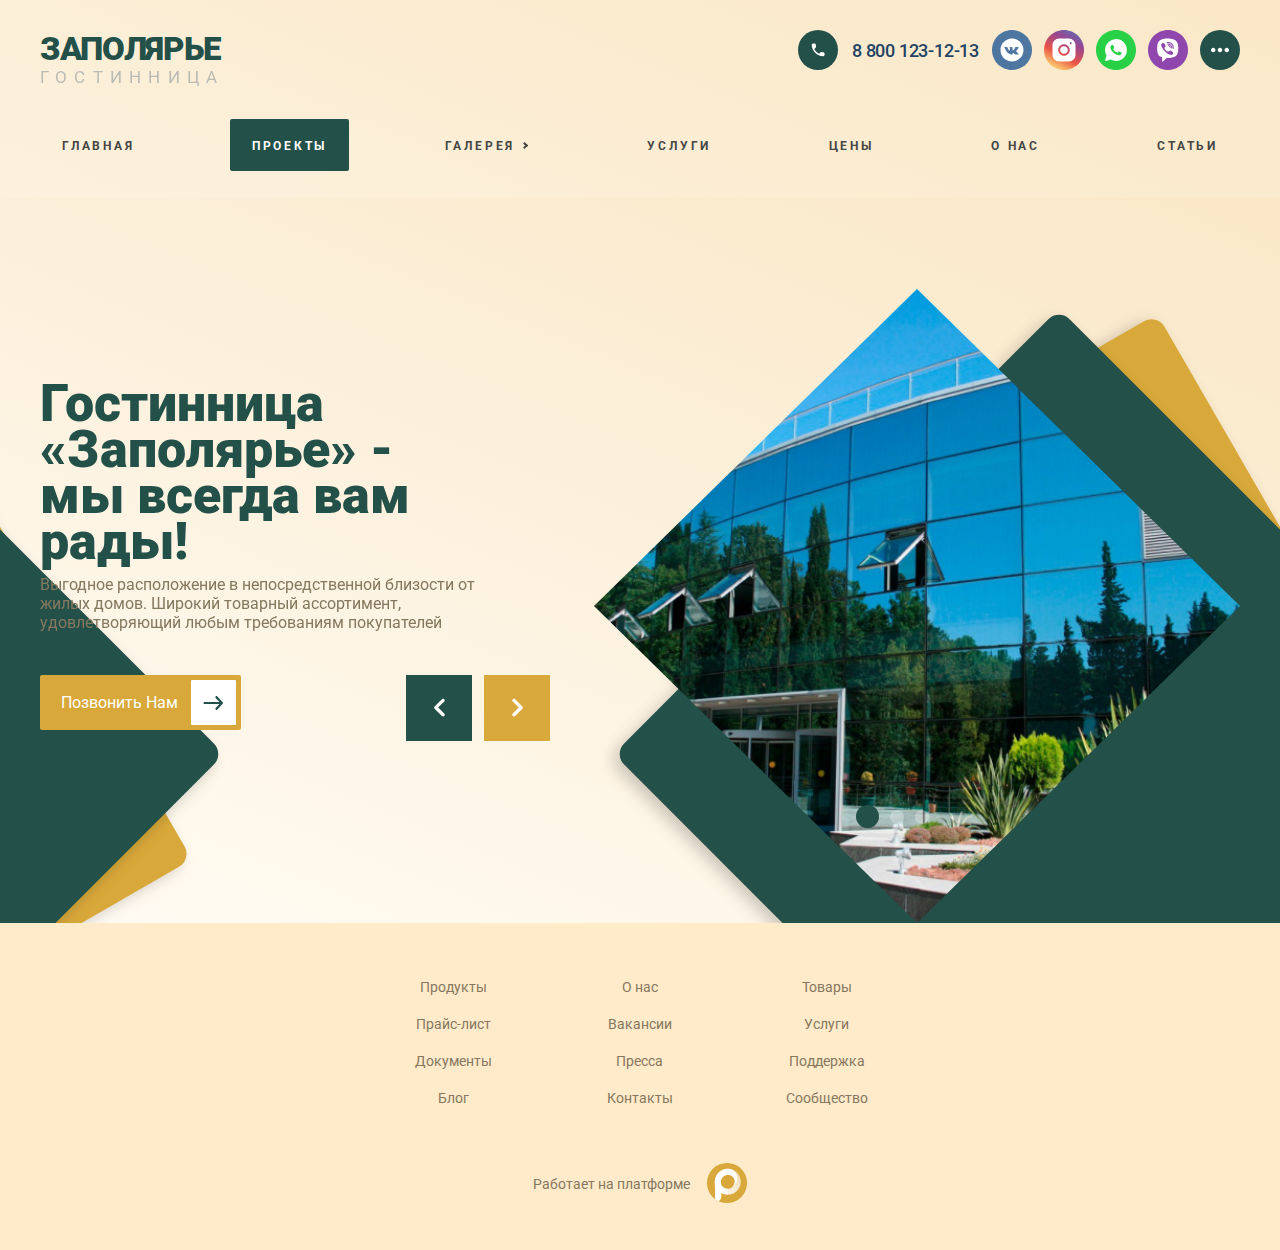
<file: index4.html>
<!DOCTYPE html>
<html lang="ru">
	<head>
		<meta http-equiv="Content-Type" content="text/html; charset=utf-8">
		<!-- Переключение IE в последнию версию, на случай если в настройках пользователя стоит меньшая -->
		<meta http-equiv="X-UA-Compatible" content="IE=edge">

		<!-- Адаптирование страницы для мобильных устройств -->
		<meta name="viewport" content="width=device-width, initial-scale=1, maximum-scale=1">

		<!-- Запрет распознования номера телефона -->
		<meta name="format-detection" content="telephone=no">
		<meta name="SKYPE_TOOLBAR" content ="SKYPE_TOOLBAR_PARSER_COMPATIBLE">

		<!-- Заголовок страницы -->
		<title>Заголовок страницы</title>

		<!-- Данное значение часто используют(использовали) поисковые системы -->
		<meta name="description" content="">
		<meta name="keywords" content="">

		<!-- Традиционная иконка сайта, размер 16x16, прозрачность поддерживается. Рекомендуемый формат: .ico или .png -->
		<link rel="shortcut icon" href="images/favicon.ico">

		<!-- Подключение шрифтов с гугла -->
		<link rel="preconnect" href="https://fonts.googleapis.com">
		<link rel="preconnect" href="https://fonts.gstatic.com" crossorigin>
		<link href="https://fonts.googleapis.com/css2?family=Roboto:wght@400;500;700;900&display=swap" rel="stylesheet">

		<!-- Подключение файлов стилей -->
		<link rel="stylesheet" href="css/fancybox.css">
		<link rel="stylesheet" href="css/owl.carousel.css">
		<link rel="stylesheet" href="css/ion.rangeSlider.css">
		<link rel="stylesheet" href="css/styles.css">

		<link rel="stylesheet" href="css/response_1185.css" media="(max-width: 1185px)">
		<link rel="stylesheet" href="css/response_1023.css" media="(max-width: 1023px)">
		<link rel="stylesheet" href="css/response_767.css" media="(max-width: 767px)">
		<link rel="stylesheet" href="css/response_479.css" media="(max-width: 479px)">
	</head>

	<body>
		<div class="wrap">
			<div class="main">
				<!-- Шапка -->
				<header>
					<button type="button" class="close">
						<span></span>
						<span></span>
					</button>


					<div class="mob_scroll">
						<div class="info">
							<div class="cont flex">

								<div class="logo logo-mob">
									<div class="name resizeble-font" data-ratio="1.5"><a href="">ЗАПОЛЯРЬЕ</a></div>
									<div class="desc resizeble-font2" data-ratio="1.5">ГОСТИННИЦА</div>
								</div>

								<div class="contacts">									
									<div class="phones">
										<a href="tel:88001231213">
											<img data-src="images/ic_phone.svg" alt="" class="lozad loaded" src="images/ic_phone.svg" data-loaded="true">
											<span>8 800 123-12-13</span>
										</a>
									</div>
								</div>

								<div class="socials">
									<a href="/" target="_blank" rel="noopener nofollow">
										<img src="images/ic_soc1.svg" alt="">
									</a>

									<a href="/" target="_blank" rel="noopener nofollow">
										<img src="images/ic_soc2.svg" alt="">
									</a>

									<a href="/" target="_blank" rel="noopener nofollow">
										<img src="images/ic_soc3.svg" alt="">
									</a>

									<a href="/" target="_blank" rel="noopener nofollow">
										<img src="images/ic_soc4.svg" alt="">
									</a>

									<a href="/" target="_blank" rel="noopener nofollow">
										<img src="images/ic_soc4.svg" alt="">
									</a>

									<a href="/" target="_blank" rel="noopener nofollow">
										<img src="images/ic_soc4.svg" alt="">
									</a>

									<a href="/" target="_blank" rel="noopener nofollow">
										<img src="images/ic_soc4.svg" alt="">
									</a>

									<a href="/" target="_blank" rel="noopener nofollow">
										<img src="images/ic_soc4.svg" alt="">
									</a>
								</div>
							</div>
						</div>


						<div class="bottom">
							<div class="cont">
						
								<ul class="menu flex">
									<li class="item">
										<a href="/">ГЛАВНАЯ</a>
									</li>
						
									<li class="item">
										<a href="/" class="active">ПРОЕКТЫ</a>
									</li>
						
									<li class="item">
										<a href="#" class="sub_link">
											<span>ГАЛЕРЕЯ</span>
										</a>
						
										<div class="sub_menu">
											<div class="item"><a href="/">КАТЕГОРИИ</a></div>
											<div class="item">
												<a href="/" class="sub_link"><span>ТОВАРЫ</span></a>
												<div class="sub_menu">
													<div><a href="/">КАТЕГОРИИ</a></div>
													<div><a href="/">ТОВАРЫ</a></div>
													<div><a href="/">ПРОДУКТЫ</a></div>
													<div><a href="/">ФОТОГРАФИИ</a></div>
												</div>
											</div>
											<div class="item"><a href="/">ПРОДУКТЫ</a></div>
											<div class="item"><a href="/">ФОТОГРАФИИ</a></div>
										</div>
									</li>
						
									<li class="item">
										<a href="/">Услуги</a>
									</li>
						
									<li class="item">
										<a href="/">Цены</a>
									</li>
						
									<li class="item">
										<a href="/">О нас</a>
									</li>
						
									<li class="item">
										<a href="/">Статьи</a>
									</li>				
								</ul>
							</div>
						</div>
					</div>
				</header>


				<div class="mob_header">
					<div class="cont">

						<div class="logo">
							<a href="/">
								<div class="name resizeble-font3" data-ratio="1.5">ЗАПОЛЯРЬЕ</div>
								<div class="desc">ГОСТИННИЦА</div>								
							</a>
						</div>


						<div class="bg">
							<div class="contacts">
								<a href="tel:88001231213">
									<img data-src="images/ic_phone.svg" alt="" class="lozad loaded" src="images/ic_phone.svg" data-loaded="true">
								</a>                               
							</div>

							<div class="socials">
								<a href="/" target="_blank" rel="noopener nofollow">
									<img src="images/ic_soc1.svg" alt="">
								</a>

								<a href="/" target="_blank" rel="noopener nofollow">
									<img src="images/ic_soc2.svg" alt="">
								</a>

								<a href="/" target="_blank" rel="noopener nofollow">
									<img src="images/ic_soc3.svg" alt="">
								</a>

								<a href="/" target="_blank" rel="noopener nofollow">
									<img src="images/ic_soc4.svg" alt="">
								</a>

								<a href="/" target="_blank" rel="noopener nofollow">
									<img src="images/ic_soc4.svg" alt="">
								</a>

								<a href="/" target="_blank" rel="noopener nofollow">
									<img src="images/ic_soc4.svg" alt="">
								</a>

								<a href="/" target="_blank" rel="noopener nofollow">
									<img src="images/ic_soc4.svg" alt="">
								</a>
							</div>
						</div>


						<button type="button" class="mob_menu_link">
							<span></span>
							<span></span>
							<span></span>
						</button>

					</div>
				</div>
				<!-- End Шапка -->


				<!-- Основная часть -->
				<section class="main_slider2">
					<div class="slider owl-carousel">
						
						<div class="slide">
							<div class="cont">

								<div class="info">
									<div class="title">Гостинница<br> «Заполярье»&nbsp;- <br>
										мы всегда вам рады!</div>
		
									<div class="desc">Выгодное расположение в непосредственной близости от жилых домов.  Широкий товарный ассортимент, удовлетворяющий любым требованиям покупателей</div>
									
									<div class="main_slider2-bottom">
										<a href="/" class="link">
											<span>Позвонить Нам	</span> 							
											<svg width="45" height="45" viewBox="0 0 45 45" fill="none" xmlns="http://www.w3.org/2000/svg">
												<rect width="45" height="45" rx="1" fill="white"></rect>
												<path d="M25.4425 16C25.1904 16 24.9381 16.1045 24.746 16.3101L24.6613 16.4005C24.2761 16.8116 24.2761 17.4772 24.6613 17.8873L28.4671 21.9494H13.5C12.9562 21.9494 12.5149 22.4205 12.5149 23.0009C12.5149 23.5813 12.9562 24.0523 13.5 24.0523H28.4671L24.6613 28.1145C24.2761 28.5256 24.2761 29.1912 24.6613 29.6013L24.746 29.6917C25.1312 30.1028 25.7548 30.1028 26.139 29.6917L31.7111 23.7443C32.0963 23.3332 32.0963 22.6675 31.7111 22.2575L26.139 16.3101C25.9464 16.1045 25.6946 16 25.4425 16Z" fill="#235049"></path>
											</svg>
										</a>
										<div class="btns">									   
											<div class="customPreviousBtn"><svg width="11" height="19" viewBox="0 0 11 19" fill="none" xmlns="http://www.w3.org/2000/svg"><path d="M4.2221 9.56434L10.2265 15.5688C10.8771 16.2193 10.8771 17.2753 10.2265 17.9259C9.57595 18.5765 8.51995 18.5765 7.86938 17.9259L0.618811 10.6753C0.00438234 10.0609 0.00438234 9.0662 0.618811 8.45334L7.86938 1.20277C8.51995 0.552201 9.57595 0.552201 10.2265 1.20277C10.8771 1.85334 10.8771 2.90934 10.2265 3.55992L4.2221 9.56434Z" fill="white"/></svg></div>
											<div class="customNextBtn"><svg width="11" height="19" viewBox="0 0 11 19" fill="none" xmlns="http://www.w3.org/2000/svg"><path d="M6.77793 9.56434L0.773505 15.5688C0.122933 16.2193 0.122933 17.2753 0.773505 17.9259C1.42408 18.5765 2.48008 18.5765 3.13065 17.9259L10.3812 10.6753C10.9956 10.0609 10.9956 9.0662 10.3812 8.45334L3.13065 1.20277C2.48008 0.552201 1.42408 0.552201 0.773505 1.20277C0.122933 1.85334 0.122933 2.90934 0.773505 3.55992L6.77793 9.56434Z" fill="white"/></svg></div>
										</div>
									</div>
									
								</div>
								<div class="img">
									<img data-src="images/tmp/imac.png" alt="" class="lozad">
								</div>

							</div>
						</div>

						<div class="slide">
							<div class="cont">

								<div class="info">
									<div class="title">Гостинница<br> «Заполярье»&nbsp;- <br>
										мы всегда вам рады!</div>
		
									<div class="desc">Выгодное расположение в непосредственной близости от жилых домов.  Широкий товарный ассортимент, удовлетворяющий любым требованиям покупателей</div>
		
									<div class="main_slider2-bottom">
										<a href="/" class="link">
											<span>Позвонить Нам	</span> 							
											<svg width="45" height="45" viewBox="0 0 45 45" fill="none" xmlns="http://www.w3.org/2000/svg">
												<rect width="45" height="45" rx="1" fill="white"></rect>
												<path d="M25.4425 16C25.1904 16 24.9381 16.1045 24.746 16.3101L24.6613 16.4005C24.2761 16.8116 24.2761 17.4772 24.6613 17.8873L28.4671 21.9494H13.5C12.9562 21.9494 12.5149 22.4205 12.5149 23.0009C12.5149 23.5813 12.9562 24.0523 13.5 24.0523H28.4671L24.6613 28.1145C24.2761 28.5256 24.2761 29.1912 24.6613 29.6013L24.746 29.6917C25.1312 30.1028 25.7548 30.1028 26.139 29.6917L31.7111 23.7443C32.0963 23.3332 32.0963 22.6675 31.7111 22.2575L26.139 16.3101C25.9464 16.1045 25.6946 16 25.4425 16Z" fill="#235049"></path>
											</svg>
										</a>
										<div class="btns">									   
											<div class="customPreviousBtn"><svg width="11" height="19" viewBox="0 0 11 19" fill="none" xmlns="http://www.w3.org/2000/svg"><path d="M4.2221 9.56434L10.2265 15.5688C10.8771 16.2193 10.8771 17.2753 10.2265 17.9259C9.57595 18.5765 8.51995 18.5765 7.86938 17.9259L0.618811 10.6753C0.00438234 10.0609 0.00438234 9.0662 0.618811 8.45334L7.86938 1.20277C8.51995 0.552201 9.57595 0.552201 10.2265 1.20277C10.8771 1.85334 10.8771 2.90934 10.2265 3.55992L4.2221 9.56434Z" fill="white"/></svg></div>
											<div class="customNextBtn"><svg width="11" height="19" viewBox="0 0 11 19" fill="none" xmlns="http://www.w3.org/2000/svg"><path d="M6.77793 9.56434L0.773505 15.5688C0.122933 16.2193 0.122933 17.2753 0.773505 17.9259C1.42408 18.5765 2.48008 18.5765 3.13065 17.9259L10.3812 10.6753C10.9956 10.0609 10.9956 9.0662 10.3812 8.45334L3.13065 1.20277C2.48008 0.552201 1.42408 0.552201 0.773505 1.20277C0.122933 1.85334 0.122933 2.90934 0.773505 3.55992L6.77793 9.56434Z" fill="white"/></svg></div>
										</div>	
									</div>
								</div>
								<div class="img">
									<img data-src="images/tmp/imac.png" alt="" class="lozad">
								</div>

							</div>
						</div>

						<div class="slide">
							<div class="cont">

								<div class="info">
									<div class="title">Гостинница<br> «Заполярье»&nbsp;- <br>
										мы всегда вам рады!</div>
		
									<div class="desc">Выгодное расположение в непосредственной близости от жилых домов.  Широкий товарный ассортимент, удовлетворяющий любым требованиям покупателей</div>
		
									<div class="main_slider2-bottom">
										<a href="/" class="link">
											<span>Позвонить Нам	</span> 							
											<svg width="45" height="45" viewBox="0 0 45 45" fill="none" xmlns="http://www.w3.org/2000/svg">
												<rect width="45" height="45" rx="1" fill="white"></rect>
												<path d="M25.4425 16C25.1904 16 24.9381 16.1045 24.746 16.3101L24.6613 16.4005C24.2761 16.8116 24.2761 17.4772 24.6613 17.8873L28.4671 21.9494H13.5C12.9562 21.9494 12.5149 22.4205 12.5149 23.0009C12.5149 23.5813 12.9562 24.0523 13.5 24.0523H28.4671L24.6613 28.1145C24.2761 28.5256 24.2761 29.1912 24.6613 29.6013L24.746 29.6917C25.1312 30.1028 25.7548 30.1028 26.139 29.6917L31.7111 23.7443C32.0963 23.3332 32.0963 22.6675 31.7111 22.2575L26.139 16.3101C25.9464 16.1045 25.6946 16 25.4425 16Z" fill="#235049"></path>
											</svg>
										</a>
										<div class="btns">									   
											<div class="customPreviousBtn"><svg width="11" height="19" viewBox="0 0 11 19" fill="none" xmlns="http://www.w3.org/2000/svg"><path d="M4.2221 9.56434L10.2265 15.5688C10.8771 16.2193 10.8771 17.2753 10.2265 17.9259C9.57595 18.5765 8.51995 18.5765 7.86938 17.9259L0.618811 10.6753C0.00438234 10.0609 0.00438234 9.0662 0.618811 8.45334L7.86938 1.20277C8.51995 0.552201 9.57595 0.552201 10.2265 1.20277C10.8771 1.85334 10.8771 2.90934 10.2265 3.55992L4.2221 9.56434Z" fill="white"/></svg></div>
											<div class="customNextBtn"><svg width="11" height="19" viewBox="0 0 11 19" fill="none" xmlns="http://www.w3.org/2000/svg"><path d="M6.77793 9.56434L0.773505 15.5688C0.122933 16.2193 0.122933 17.2753 0.773505 17.9259C1.42408 18.5765 2.48008 18.5765 3.13065 17.9259L10.3812 10.6753C10.9956 10.0609 10.9956 9.0662 10.3812 8.45334L3.13065 1.20277C2.48008 0.552201 1.42408 0.552201 0.773505 1.20277C0.122933 1.85334 0.122933 2.90934 0.773505 3.55992L6.77793 9.56434Z" fill="white"/></svg></div>
										</div>
									</div>
								</div>
								<div class="img">
									<img data-src="images/tmp/imac.png" alt="" class="lozad">
								</div>

							</div>
						</div>

					</div>
				</section>


				
				<!-- End Основная часть -->
			</div>


			<!-- Подвал -->
			<footer>
				<div class="cont">

					<ul class="links">
						<li><a href="/">Продукты</a></li>
						<li><a href="/">Прайс-лист</a></li>
						<li><a href="/">Документы</a></li>
						<li><a href="/">Блог</a></li>
						<li><a href="/">О нас</a></li>
						<li><a href="/">Вакансии</a></li>
						<li><a href="/">Пресса</a></li>
						<li><a href="/">Контакты</a></li>
						<li><a href="/">Товары</a></li>
						<li><a href="/">Услуги</a></li>
						<li><a href="/">Поддержка</a></li>
						<li><a href="/">Сообщество</a></li>
					</ul>

					<div class="creator">
						Работает на платформе
						<a href="/" target="_blank" rel="noopener">
							<img src="images/footer_logo.svg" alt="">
						</a>
					</div>
				</div>
			</footer>
			<!-- End Подвал -->
		</div>


		<div class="buttonUp">
			<button type="button"></button>
		</div>


		<div class="overlay"></div>

		<div class="supports_error">
			Ваш браузер устарел рекомендуем обновить его до последней версии<br> или использовать другой более современный.
		</div>


		<!-- Подключение javascript файлов -->
		<script src="js/jquery-3.4.1.min.js"></script>
		<script src="js/jquery-migrate-1.4.1.min.js"></script>
		<script src="js/lozad.min.js"></script>
		<script src="js/owl.carousel.min.js"></script>
		<script src="js/inputmask.min.js"></script>
		<script src="js/nice-select.js"></script>
		<script src="js/flexmenu.min.js"></script>
		<script src="js/fancybox.min.js"></script>
		<script src="js/ion.rangeSlider.min.js"></script>
		<script src="js/countdown.js"></script>
		<script src="js/before-after.min.js"></script>
		<script src="js/functions.js"></script>
		<script src="js/scripts.js"></script>
	</body>
</html>
</file>
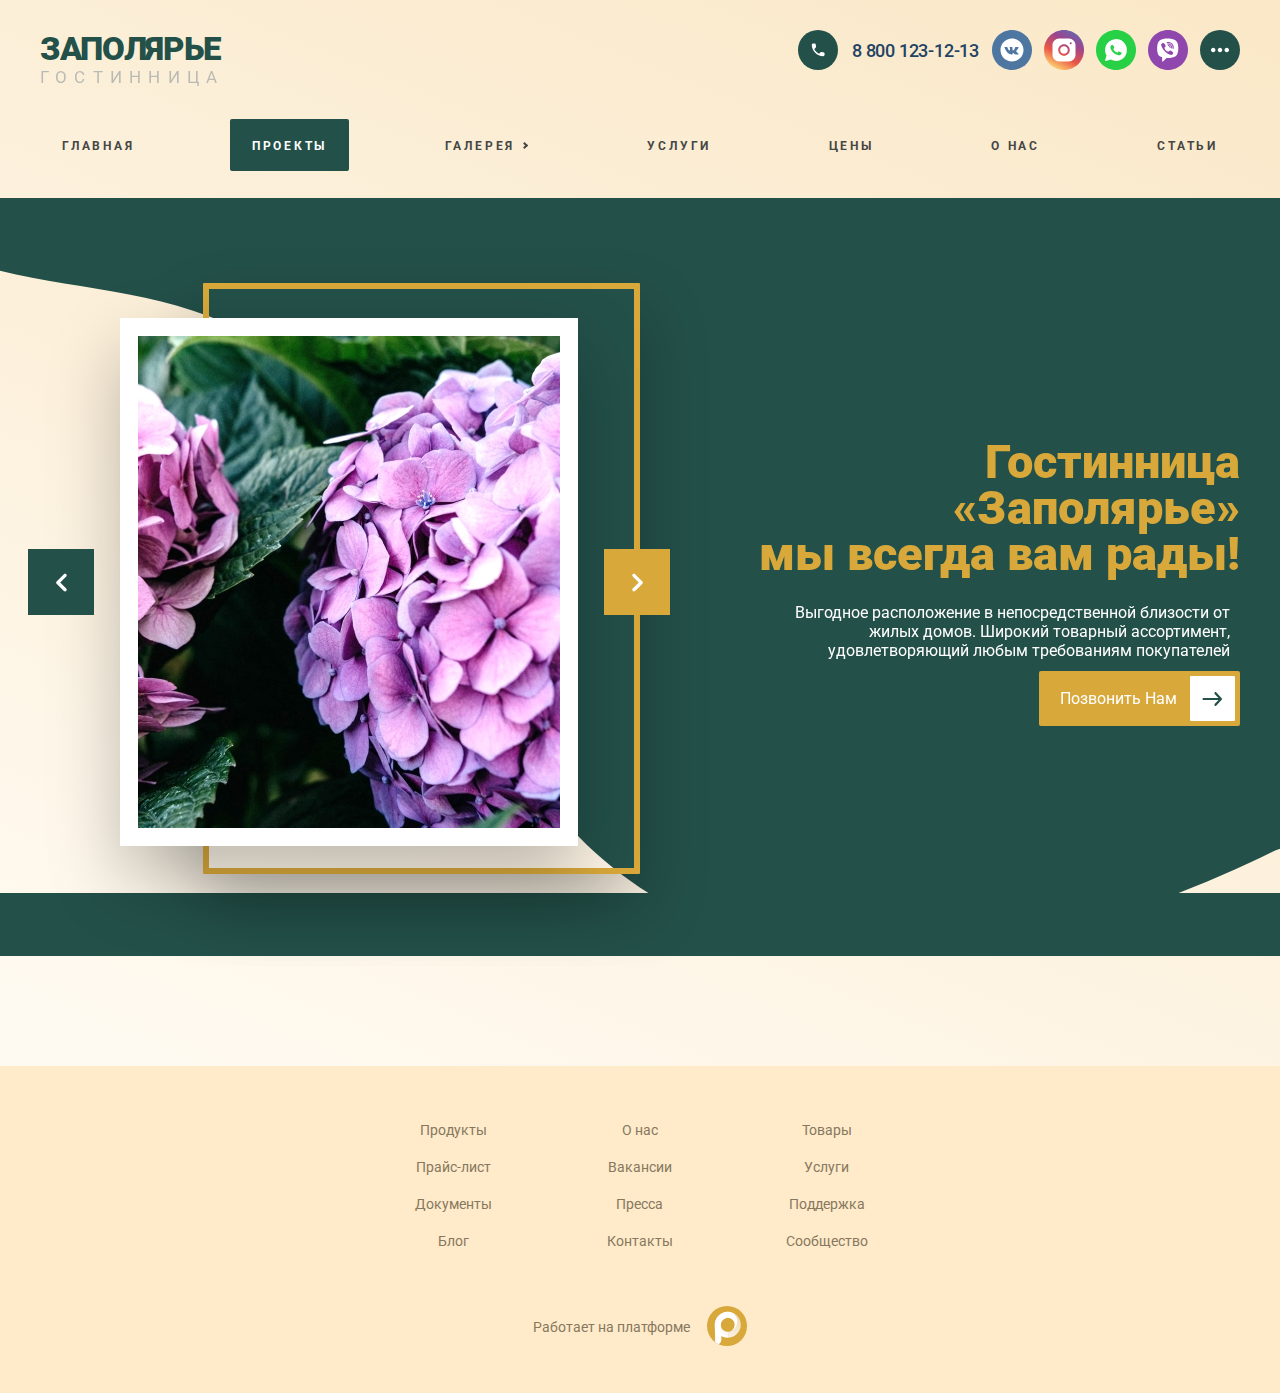
<file: index5.html>
<!DOCTYPE html>
<html lang="ru">
	<head>
		<meta http-equiv="Content-Type" content="text/html; charset=utf-8">
		<!-- Переключение IE в последнию версию, на случай если в настройках пользователя стоит меньшая -->
		<meta http-equiv="X-UA-Compatible" content="IE=edge">

		<!-- Адаптирование страницы для мобильных устройств -->
		<meta name="viewport" content="width=device-width, initial-scale=1, maximum-scale=1">

		<!-- Запрет распознования номера телефона -->
		<meta name="format-detection" content="telephone=no">
		<meta name="SKYPE_TOOLBAR" content ="SKYPE_TOOLBAR_PARSER_COMPATIBLE">

		<!-- Заголовок страницы -->
		<title>Заголовок страницы</title>

		<!-- Данное значение часто используют(использовали) поисковые системы -->
		<meta name="description" content="">
		<meta name="keywords" content="">

		<!-- Традиционная иконка сайта, размер 16x16, прозрачность поддерживается. Рекомендуемый формат: .ico или .png -->
		<link rel="shortcut icon" href="images/favicon.ico">

		<!-- Подключение шрифтов с гугла -->
		<link rel="preconnect" href="https://fonts.googleapis.com">
		<link rel="preconnect" href="https://fonts.gstatic.com" crossorigin>
		<link href="https://fonts.googleapis.com/css2?family=Roboto:wght@400;500;700;900&display=swap" rel="stylesheet">

		<!-- Подключение файлов стилей -->
		<link rel="stylesheet" href="css/fancybox.css">
		<link rel="stylesheet" href="css/owl.carousel.css">
		<link rel="stylesheet" href="css/ion.rangeSlider.css">
		<link rel="stylesheet" href="css/styles.css">

		<link rel="stylesheet" href="css/response_1185.css" media="(max-width: 1185px)">
		<link rel="stylesheet" href="css/response_1023.css" media="(max-width: 1023px)">
		<link rel="stylesheet" href="css/response_767.css" media="(max-width: 767px)">
		<link rel="stylesheet" href="css/response_479.css" media="(max-width: 479px)">
	</head>

	<body>
		<div class="wrap">
			<div class="main">
				<!-- Шапка -->
				<header>
					<button type="button" class="close">
						<span></span>
						<span></span>
					</button>


					<div class="mob_scroll">
						<div class="info">
							<div class="cont flex">

								<div class="logo logo-mob">
									<div class="name resizeble-font" data-ratio="1.5"><a href="">ЗАПОЛЯРЬЕ</a></div>
									<div class="desc resizeble-font2" data-ratio="1.5">ГОСТИННИЦА</div>
								</div>

								<div class="contacts">									
									<div class="phones">
										<a href="tel:88001231213">
											<img data-src="images/ic_phone.svg" alt="" class="lozad loaded" src="images/ic_phone.svg" data-loaded="true">
											<span>8 800 123-12-13</span>
										</a>
									</div>
								</div>

								<div class="socials">
									<a href="/" target="_blank" rel="noopener nofollow">
										<img src="images/ic_soc1.svg" alt="">
									</a>

									<a href="/" target="_blank" rel="noopener nofollow">
										<img src="images/ic_soc2.svg" alt="">
									</a>

									<a href="/" target="_blank" rel="noopener nofollow">
										<img src="images/ic_soc3.svg" alt="">
									</a>

									<a href="/" target="_blank" rel="noopener nofollow">
										<img src="images/ic_soc4.svg" alt="">
									</a>

									<a href="/" target="_blank" rel="noopener nofollow">
										<img src="images/ic_soc4.svg" alt="">
									</a>

									<a href="/" target="_blank" rel="noopener nofollow">
										<img src="images/ic_soc4.svg" alt="">
									</a>

									<a href="/" target="_blank" rel="noopener nofollow">
										<img src="images/ic_soc4.svg" alt="">
									</a>

									<a href="/" target="_blank" rel="noopener nofollow">
										<img src="images/ic_soc4.svg" alt="">
									</a>
								</div>
							</div>
						</div>


						<div class="bottom">
							<div class="cont">
						
								<ul class="menu flex">
									<li class="item">
										<a href="/">ГЛАВНАЯ</a>
									</li>
						
									<li class="item">
										<a href="/" class="active">ПРОЕКТЫ</a>
									</li>
						
									<li class="item">
										<a href="#" class="sub_link">
											<span>ГАЛЕРЕЯ</span>
										</a>
						
										<div class="sub_menu">
											<div class="item"><a href="/">КАТЕГОРИИ</a></div>
											<div class="item">
												<a href="/" class="sub_link"><span>ТОВАРЫ</span></a>
												<div class="sub_menu">
													<div><a href="/">КАТЕГОРИИ</a></div>
													<div><a href="/">ТОВАРЫ</a></div>
													<div><a href="/">ПРОДУКТЫ</a></div>
													<div><a href="/">ФОТОГРАФИИ</a></div>
												</div>
											</div>
											<div class="item"><a href="/">ПРОДУКТЫ</a></div>
											<div class="item"><a href="/">ФОТОГРАФИИ</a></div>
										</div>
									</li>
						
									<li class="item">
										<a href="/">Услуги</a>
									</li>
						
									<li class="item">
										<a href="/">Цены</a>
									</li>
						
									<li class="item">
										<a href="/">О нас</a>
									</li>
						
									<li class="item">
										<a href="/">Статьи</a>
									</li>				
								</ul>
							</div>
						</div>
					</div>
				</header>


				<div class="mob_header">
					<div class="cont">

						<div class="logo">
							<a href="/">
								<div class="name resizeble-font3" data-ratio="1.5">ЗАПОЛЯРЬЕ</div>
								<div class="desc">ГОСТИННИЦА</div>								
							</a>
						</div>


						<div class="bg">
							<div class="contacts">
								<a href="tel:88001231213">
									<img data-src="images/ic_phone.svg" alt="" class="lozad loaded" src="images/ic_phone.svg" data-loaded="true">
								</a>                               
							</div>

							<div class="socials">
								<a href="/" target="_blank" rel="noopener nofollow">
									<img src="images/ic_soc1.svg" alt="">
								</a>

								<a href="/" target="_blank" rel="noopener nofollow">
									<img src="images/ic_soc2.svg" alt="">
								</a>

								<a href="/" target="_blank" rel="noopener nofollow">
									<img src="images/ic_soc3.svg" alt="">
								</a>

								<a href="/" target="_blank" rel="noopener nofollow">
									<img src="images/ic_soc4.svg" alt="">
								</a>

								<a href="/" target="_blank" rel="noopener nofollow">
									<img src="images/ic_soc4.svg" alt="">
								</a>

								<a href="/" target="_blank" rel="noopener nofollow">
									<img src="images/ic_soc4.svg" alt="">
								</a>

								<a href="/" target="_blank" rel="noopener nofollow">
									<img src="images/ic_soc4.svg" alt="">
								</a>
							</div>
						</div>


						<button type="button" class="mob_menu_link">
							<span></span>
							<span></span>
							<span></span>
						</button>

					</div>
				</div>
				<!-- End Шапка -->


				<!-- Основная часть -->
				<section class="main_slider3">			
						
					<div class="slider owl-carousel">
						<div class="slide">
							<div class="cont">
								<div class="main_slider3_image">
									<img src="images/tmp/main_slider6.jpg" alt="">
									<div class="btns">									   
										<div class="customPreviousBtn"><svg width="11" height="19" viewBox="0 0 11 19" fill="none" xmlns="http://www.w3.org/2000/svg"><path d="M4.2221 9.56434L10.2265 15.5688C10.8771 16.2193 10.8771 17.2753 10.2265 17.9259C9.57595 18.5765 8.51995 18.5765 7.86938 17.9259L0.618811 10.6753C0.00438234 10.0609 0.00438234 9.0662 0.618811 8.45334L7.86938 1.20277C8.51995 0.552201 9.57595 0.552201 10.2265 1.20277C10.8771 1.85334 10.8771 2.90934 10.2265 3.55992L4.2221 9.56434Z" fill="white"/></svg></div>
										<div class="customNextBtn"><svg width="11" height="19" viewBox="0 0 11 19" fill="none" xmlns="http://www.w3.org/2000/svg"><path d="M6.77793 9.56434L0.773505 15.5688C0.122933 16.2193 0.122933 17.2753 0.773505 17.9259C1.42408 18.5765 2.48008 18.5765 3.13065 17.9259L10.3812 10.6753C10.9956 10.0609 10.9956 9.0662 10.3812 8.45334L3.13065 1.20277C2.48008 0.552201 1.42408 0.552201 0.773505 1.20277C0.122933 1.85334 0.122933 2.90934 0.773505 3.55992L6.77793 9.56434Z" fill="white"/></svg></div>
									</div>
								</div>
								<div class="info">									
									<div class="title">Гостинница<br> «Заполярье»<br> 
										мы всегда вам рады!</div>
									<div class="desc">Выгодное расположение в непосредственной близости от жилых домов. Широкий товарный ассортимент, удовлетворяющий любым требованиям покупателей</div>
									<a href="/" class="link">
										<span>Позвонить Нам	</span> 							
										<svg width="45" height="45" viewBox="0 0 45 45" fill="none" xmlns="http://www.w3.org/2000/svg">
											<rect width="45" height="45" rx="1" fill="white"></rect>
											<path d="M25.4425 16C25.1904 16 24.9381 16.1045 24.746 16.3101L24.6613 16.4005C24.2761 16.8116 24.2761 17.4772 24.6613 17.8873L28.4671 21.9494H13.5C12.9562 21.9494 12.5149 22.4205 12.5149 23.0009C12.5149 23.5813 12.9562 24.0523 13.5 24.0523H28.4671L24.6613 28.1145C24.2761 28.5256 24.2761 29.1912 24.6613 29.6013L24.746 29.6917C25.1312 30.1028 25.7548 30.1028 26.139 29.6917L31.7111 23.7443C32.0963 23.3332 32.0963 22.6675 31.7111 22.2575L26.139 16.3101C25.9464 16.1045 25.6946 16 25.4425 16Z" fill="#235049"></path>
										</svg>
									</a>
								</div>
							</div>
						</div>


						<div class="slide">
							<div class="cont">
								<div class="main_slider3_image">
									<img src="images/tmp/main_slider6.jpg" alt="">
									<div class="btns">									   
										<div class="customPreviousBtn"><svg width="11" height="19" viewBox="0 0 11 19" fill="none" xmlns="http://www.w3.org/2000/svg"><path d="M4.2221 9.56434L10.2265 15.5688C10.8771 16.2193 10.8771 17.2753 10.2265 17.9259C9.57595 18.5765 8.51995 18.5765 7.86938 17.9259L0.618811 10.6753C0.00438234 10.0609 0.00438234 9.0662 0.618811 8.45334L7.86938 1.20277C8.51995 0.552201 9.57595 0.552201 10.2265 1.20277C10.8771 1.85334 10.8771 2.90934 10.2265 3.55992L4.2221 9.56434Z" fill="white"/></svg></div>
										<div class="customNextBtn"><svg width="11" height="19" viewBox="0 0 11 19" fill="none" xmlns="http://www.w3.org/2000/svg"><path d="M6.77793 9.56434L0.773505 15.5688C0.122933 16.2193 0.122933 17.2753 0.773505 17.9259C1.42408 18.5765 2.48008 18.5765 3.13065 17.9259L10.3812 10.6753C10.9956 10.0609 10.9956 9.0662 10.3812 8.45334L3.13065 1.20277C2.48008 0.552201 1.42408 0.552201 0.773505 1.20277C0.122933 1.85334 0.122933 2.90934 0.773505 3.55992L6.77793 9.56434Z" fill="white"/></svg></div>
									</div>
								</div>
								<div class="info">
									<div class="title">Гостинница<br> «Заполярье»<br> 
										мы всегда вам рады!</div>
									<div class="desc">Выгодное расположение в непосредственной близости от жилых домов. Широкий товарный ассортимент, удовлетворяющий любым требованиям покупателей</div>
									<a href="/" class="link">
										<span>Позвонить Нам	</span> 							
										<svg width="45" height="45" viewBox="0 0 45 45" fill="none" xmlns="http://www.w3.org/2000/svg">
											<rect width="45" height="45" rx="1" fill="white"></rect>
											<path d="M25.4425 16C25.1904 16 24.9381 16.1045 24.746 16.3101L24.6613 16.4005C24.2761 16.8116 24.2761 17.4772 24.6613 17.8873L28.4671 21.9494H13.5C12.9562 21.9494 12.5149 22.4205 12.5149 23.0009C12.5149 23.5813 12.9562 24.0523 13.5 24.0523H28.4671L24.6613 28.1145C24.2761 28.5256 24.2761 29.1912 24.6613 29.6013L24.746 29.6917C25.1312 30.1028 25.7548 30.1028 26.139 29.6917L31.7111 23.7443C32.0963 23.3332 32.0963 22.6675 31.7111 22.2575L26.139 16.3101C25.9464 16.1045 25.6946 16 25.4425 16Z" fill="#235049"></path>
										</svg>
									</a>
								</div>
							</div>
						</div>


						<div class="slide">
							<div class="cont">
								<div class="main_slider3_image">
									<img src="images/tmp/main_slider6.jpg" alt="">
									<div class="btns">									   
										<div class="customPreviousBtn"><svg width="11" height="19" viewBox="0 0 11 19" fill="none" xmlns="http://www.w3.org/2000/svg"><path d="M4.2221 9.56434L10.2265 15.5688C10.8771 16.2193 10.8771 17.2753 10.2265 17.9259C9.57595 18.5765 8.51995 18.5765 7.86938 17.9259L0.618811 10.6753C0.00438234 10.0609 0.00438234 9.0662 0.618811 8.45334L7.86938 1.20277C8.51995 0.552201 9.57595 0.552201 10.2265 1.20277C10.8771 1.85334 10.8771 2.90934 10.2265 3.55992L4.2221 9.56434Z" fill="white"/></svg></div>
										<div class="customNextBtn"><svg width="11" height="19" viewBox="0 0 11 19" fill="none" xmlns="http://www.w3.org/2000/svg"><path d="M6.77793 9.56434L0.773505 15.5688C0.122933 16.2193 0.122933 17.2753 0.773505 17.9259C1.42408 18.5765 2.48008 18.5765 3.13065 17.9259L10.3812 10.6753C10.9956 10.0609 10.9956 9.0662 10.3812 8.45334L3.13065 1.20277C2.48008 0.552201 1.42408 0.552201 0.773505 1.20277C0.122933 1.85334 0.122933 2.90934 0.773505 3.55992L6.77793 9.56434Z" fill="white"/></svg></div>
									</div>
								</div>
								<div class="info">
									<div class="title">Гостинница<br> «Заполярье»<br> 
										мы всегда вам рады!</div>
									<div class="desc">Выгодное расположение в непосредственной близости от жилых домов. Широкий товарный ассортимент, удовлетворяющий любым требованиям покупателей</div>
									<a href="/" class="link">
										<span>Позвонить Нам	</span> 							
										<svg width="45" height="45" viewBox="0 0 45 45" fill="none" xmlns="http://www.w3.org/2000/svg">
											<rect width="45" height="45" rx="1" fill="white"></rect>
											<path d="M25.4425 16C25.1904 16 24.9381 16.1045 24.746 16.3101L24.6613 16.4005C24.2761 16.8116 24.2761 17.4772 24.6613 17.8873L28.4671 21.9494H13.5C12.9562 21.9494 12.5149 22.4205 12.5149 23.0009C12.5149 23.5813 12.9562 24.0523 13.5 24.0523H28.4671L24.6613 28.1145C24.2761 28.5256 24.2761 29.1912 24.6613 29.6013L24.746 29.6917C25.1312 30.1028 25.7548 30.1028 26.139 29.6917L31.7111 23.7443C32.0963 23.3332 32.0963 22.6675 31.7111 22.2575L26.139 16.3101C25.9464 16.1045 25.6946 16 25.4425 16Z" fill="#235049"></path>
										</svg>
									</a>
								</div>
							</div>
						</div>
					</div>
				</section>

				
				<!-- End Основная часть -->
			</div>


			<!-- Подвал -->
			<footer>
				<div class="cont">

					<ul class="links">
						<li><a href="/">Продукты</a></li>
						<li><a href="/">Прайс-лист</a></li>
						<li><a href="/">Документы</a></li>
						<li><a href="/">Блог</a></li>
						<li><a href="/">О нас</a></li>
						<li><a href="/">Вакансии</a></li>
						<li><a href="/">Пресса</a></li>
						<li><a href="/">Контакты</a></li>
						<li><a href="/">Товары</a></li>
						<li><a href="/">Услуги</a></li>
						<li><a href="/">Поддержка</a></li>
						<li><a href="/">Сообщество</a></li>
					</ul>

					<div class="creator">
						Работает на платформе
						<a href="/" target="_blank" rel="noopener">
							<img src="images/footer_logo.svg" alt="">
						</a>
					</div>
				</div>
			</footer>
			<!-- End Подвал -->
		</div>


		<div class="buttonUp">
			<button type="button"></button>
		</div>


		<div class="overlay"></div>

		<div class="supports_error">
			Ваш браузер устарел рекомендуем обновить его до последней версии<br> или использовать другой более современный.
		</div>


		<!-- Подключение javascript файлов -->
		<script src="js/jquery-3.4.1.min.js"></script>
		<script src="js/jquery-migrate-1.4.1.min.js"></script>
		<script src="js/lozad.min.js"></script>
		<script src="js/owl.carousel.min.js"></script>
		<script src="js/inputmask.min.js"></script>
		<script src="js/nice-select.js"></script>
		<script src="js/flexmenu.min.js"></script>
		<script src="js/fancybox.min.js"></script>
		<script src="js/ion.rangeSlider.min.js"></script>
		<script src="js/countdown.js"></script>
		<script src="js/before-after.min.js"></script>
		<script src="js/functions.js"></script>
		<script src="js/scripts.js"></script>
	</body>
</html>
</file>
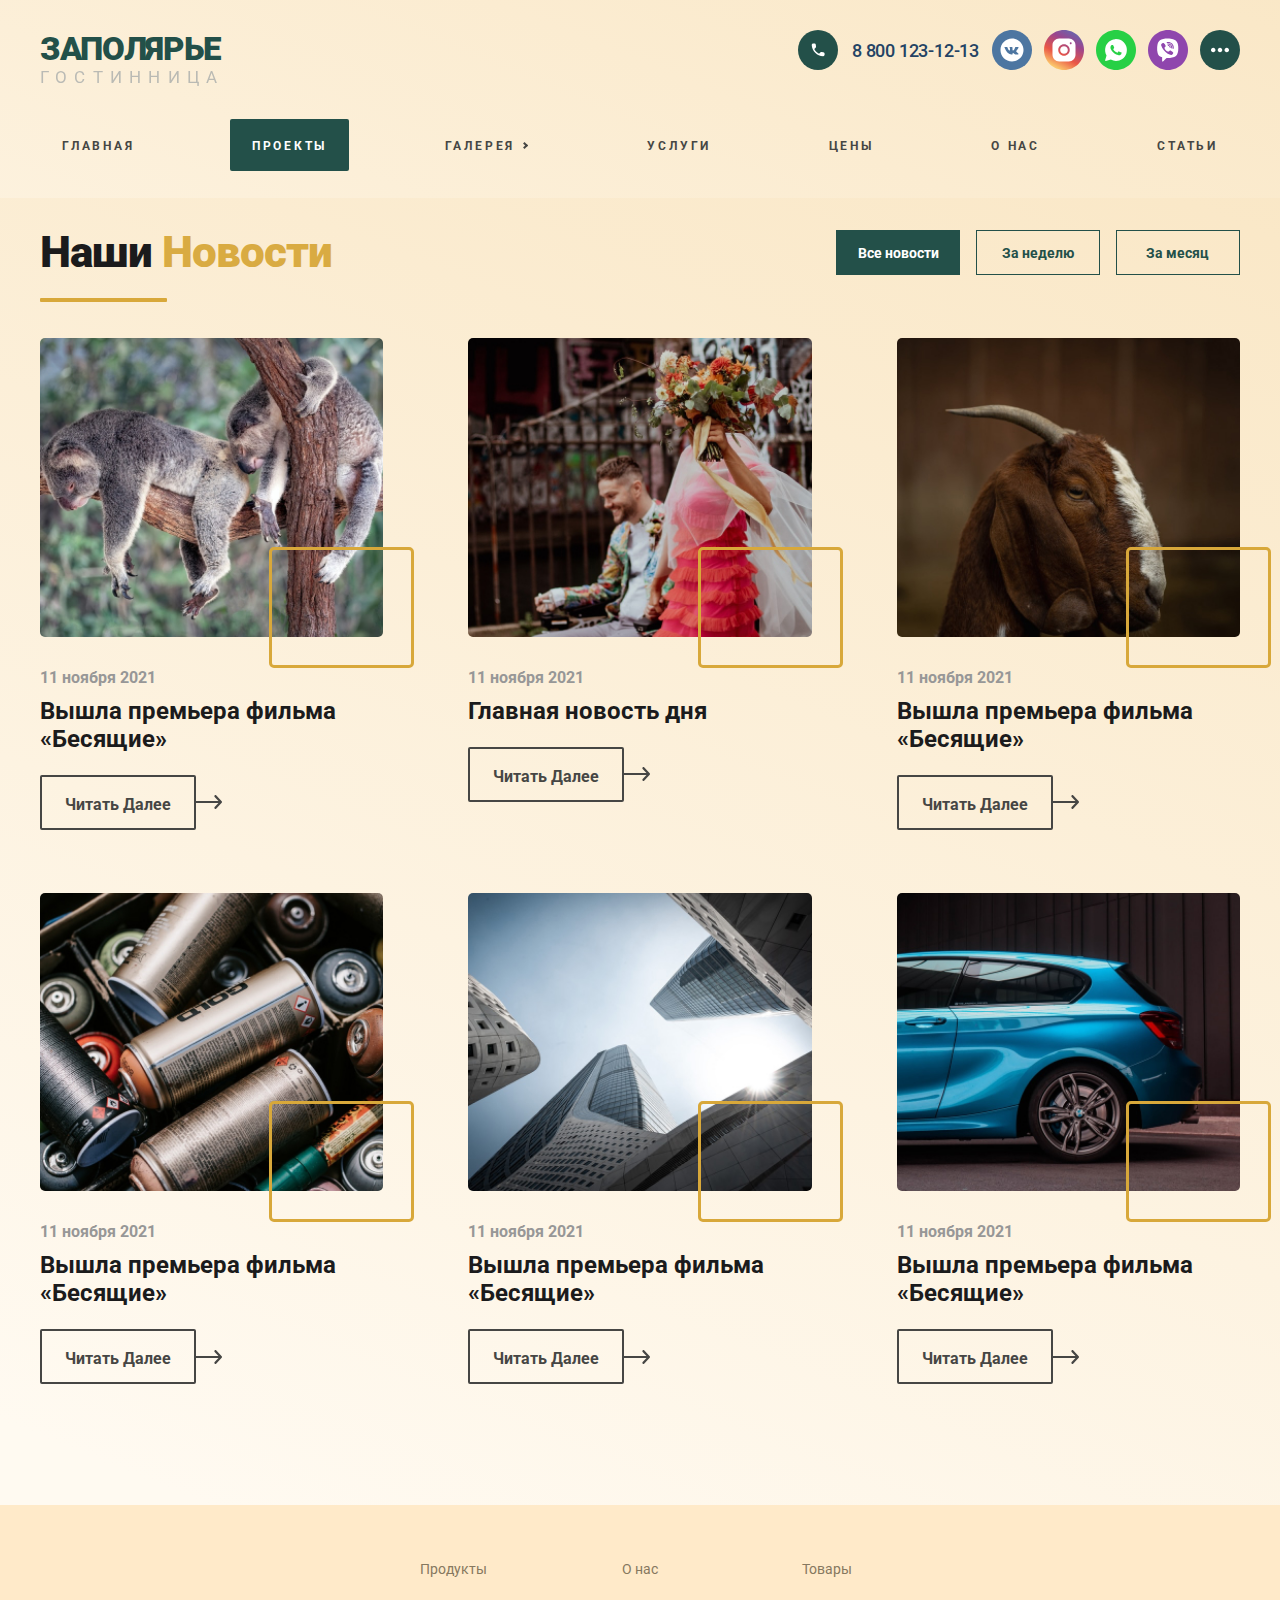
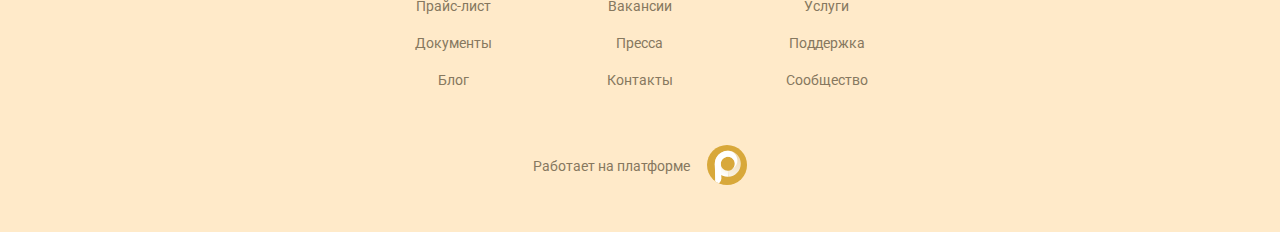
<file: news.html>
<!DOCTYPE html>
<html lang="ru">
	<head>
		<meta http-equiv="Content-Type" content="text/html; charset=utf-8">
		<!-- Переключение IE в последнию версию, на случай если в настройках пользователя стоит меньшая -->
		<meta http-equiv="X-UA-Compatible" content="IE=edge">

		<!-- Адаптирование страницы для мобильных устройств -->
		<meta name="viewport" content="width=device-width, initial-scale=1, maximum-scale=1">

		<!-- Запрет распознования номера телефона -->
		<meta name="format-detection" content="telephone=no">
		<meta name="SKYPE_TOOLBAR" content ="SKYPE_TOOLBAR_PARSER_COMPATIBLE">

		<!-- Заголовок страницы -->
		<title>Заголовок страницы</title>

		<!-- Данное значение часто используют(использовали) поисковые системы -->
		<meta name="description" content="">
		<meta name="keywords" content="">

		<!-- Традиционная иконка сайта, размер 16x16, прозрачность поддерживается. Рекомендуемый формат: .ico или .png -->
		<link rel="shortcut icon" href="images/favicon.ico">

		<!-- Подключение шрифтов с гугла -->
		<link rel="preconnect" href="https://fonts.googleapis.com">
		<link rel="preconnect" href="https://fonts.gstatic.com" crossorigin>
		<link href="https://fonts.googleapis.com/css2?family=Roboto:wght@400;500;700;900&display=swap" rel="stylesheet">

		<!-- Подключение файлов стилей -->
		<link rel="stylesheet" href="css/fancybox.css">
		<link rel="stylesheet" href="css/owl.carousel.css">
		<link rel="stylesheet" href="css/ion.rangeSlider.css">
		<link rel="stylesheet" href="css/styles.css">

		<link rel="stylesheet" href="css/response_1185.css" media="(max-width: 1185px)">
		<link rel="stylesheet" href="css/response_1023.css" media="(max-width: 1023px)">
		<link rel="stylesheet" href="css/response_767.css" media="(max-width: 767px)">
		<link rel="stylesheet" href="css/response_479.css" media="(max-width: 479px)">
	</head>

	<body>
		<div class="wrap">
			<div class="main">
				<!-- Шапка -->
				<header>
					<button type="button" class="close">
						<span></span>
						<span></span>
					</button>


					<div class="mob_scroll">
						<div class="info">
							<div class="cont flex">

								<div class="logo logo-mob">
									<div class="name resizeble-font" data-ratio="1.5"><a href="">ЗАПОЛЯРЬЕ</a></div>
									<div class="desc resizeble-font2" data-ratio="1.5">ГОСТИННИЦА</div>
								</div>

								<div class="contacts">									
									<div class="phones">
										<a href="tel:88001231213">
											<img data-src="images/ic_phone.svg" alt="" class="lozad loaded" src="images/ic_phone.svg" data-loaded="true">
											<span>8 800 123-12-13</span>
										</a>
									</div>
								</div>

								<div class="socials">
									<a href="/" target="_blank" rel="noopener nofollow">
										<img src="images/ic_soc1.svg" alt="">
									</a>

									<a href="/" target="_blank" rel="noopener nofollow">
										<img src="images/ic_soc2.svg" alt="">
									</a>

									<a href="/" target="_blank" rel="noopener nofollow">
										<img src="images/ic_soc3.svg" alt="">
									</a>

									<a href="/" target="_blank" rel="noopener nofollow">
										<img src="images/ic_soc4.svg" alt="">
									</a>

									<a href="/" target="_blank" rel="noopener nofollow">
										<img src="images/ic_soc4.svg" alt="">
									</a>

									<a href="/" target="_blank" rel="noopener nofollow">
										<img src="images/ic_soc4.svg" alt="">
									</a>

									<a href="/" target="_blank" rel="noopener nofollow">
										<img src="images/ic_soc4.svg" alt="">
									</a>

									<a href="/" target="_blank" rel="noopener nofollow">
										<img src="images/ic_soc4.svg" alt="">
									</a>
								</div>
							</div>
						</div>


						<div class="bottom">
							<div class="cont">
						
								<ul class="menu flex">
									<li class="item">
										<a href="/">ГЛАВНАЯ</a>
									</li>
						
									<li class="item">
										<a href="/" class="active">ПРОЕКТЫ</a>
									</li>
						
									<li class="item">
										<a href="#" class="sub_link">
											<span>ГАЛЕРЕЯ</span>
										</a>
						
										<div class="sub_menu">
											<div class="item"><a href="/">КАТЕГОРИИ</a></div>
											<div class="item">
												<a href="/" class="sub_link"><span>ТОВАРЫ</span></a>
												<div class="sub_menu">
													<div><a href="/">КАТЕГОРИИ</a></div>
													<div><a href="/">ТОВАРЫ</a></div>
													<div><a href="/">ПРОДУКТЫ</a></div>
													<div><a href="/">ФОТОГРАФИИ</a></div>
												</div>
											</div>
											<div class="item"><a href="/">ПРОДУКТЫ</a></div>
											<div class="item"><a href="/">ФОТОГРАФИИ</a></div>
										</div>
									</li>
						
									<li class="item">
										<a href="/">Услуги</a>
									</li>
						
									<li class="item">
										<a href="/">Цены</a>
									</li>
						
									<li class="item">
										<a href="/">О нас</a>
									</li>
						
									<li class="item">
										<a href="/">Статьи</a>
									</li>				
								</ul>
							</div>
						</div>
					</div>
				</header>


				<div class="mob_header">
					<div class="cont">

						<div class="logo">
							<a href="/">
								<div class="name resizeble-font3" data-ratio="1.5">ЗАПОЛЯРЬЕ</div>
								<div class="desc">ГОСТИННИЦА</div>								
							</a>
						</div>


						<div class="bg">
							<div class="contacts">
								<a href="tel:88001231213">
									<img data-src="images/ic_phone.svg" alt="" class="lozad loaded" src="images/ic_phone.svg" data-loaded="true">
								</a>                               
							</div>

							<div class="socials">
								<a href="/" target="_blank" rel="noopener nofollow">
									<img src="images/ic_soc1.svg" alt="">
								</a>

								<a href="/" target="_blank" rel="noopener nofollow">
									<img src="images/ic_soc2.svg" alt="">
								</a>

								<a href="/" target="_blank" rel="noopener nofollow">
									<img src="images/ic_soc3.svg" alt="">
								</a>

								<a href="/" target="_blank" rel="noopener nofollow">
									<img src="images/ic_soc4.svg" alt="">
								</a>

								<a href="/" target="_blank" rel="noopener nofollow">
									<img src="images/ic_soc4.svg" alt="">
								</a>

								<a href="/" target="_blank" rel="noopener nofollow">
									<img src="images/ic_soc4.svg" alt="">
								</a>

								<a href="/" target="_blank" rel="noopener nofollow">
									<img src="images/ic_soc4.svg" alt="">
								</a>
							</div>
						</div>


						<button type="button" class="mob_menu_link">
							<span></span>
							<span></span>
							<span></span>
						</button>

					</div>
				</div>
				<!-- End Шапка -->


				<!-- Основная часть -->
				<section class="news">
					<div class="cont">

						<div class="news_top">
							<div class="block_head">
								<div class="title">Наши <span>Новости</span></div>					
							</div>
							<div class="news_category">
								<div><a href="" class="active">Все новости</a></div>
								<div><a href="">За неделю</a></div>
								<div><a href="">За месяц</a></div>
							</div>		
						</div>

						<div class="article_items">
							<a href="/" class="article">
								<div class="img">
									<img data-src="images/tmp/article1.jpg" alt="" class="lozad">
								</div>
								<div class="info">
									<div class="date">11 ноября 2021</div>
									<div class="name">Вышла премьера фильма «Бесящие»</div>
									<div class="link-more">
										<span>Читать Далее</span> 
										<svg width="27" height="14" viewBox="0 0 27 14" fill="none" xmlns="http://www.w3.org/2000/svg">
											<path d="M20.4422 0C20.1902 0 19.9378 0.104539 19.7457 0.310101L19.6611 0.400461C19.2759 0.811584 19.2759 1.47723 19.6611 1.8873L23.4669 5.94941H1.49978C0.955986 5.94941 0.514648 6.42047 0.514648 7.00088C0.514648 7.58129 0.955986 8.05235 1.49978 8.05235H23.4669L19.6611 12.1145C19.2759 12.5256 19.2759 13.1912 19.6611 13.6013L19.7457 13.6917C20.1309 14.1028 20.7546 14.1028 21.1388 13.6917L26.7109 7.7443C27.0961 7.33318 27.0961 6.66753 26.7109 6.25746L21.1388 0.310101C20.9462 0.104539 20.6943 0 20.4422 0Z"/>
										</svg>											
									</div>
								</div>
							</a>
							<a href="/" class="article">
								<div class="img">
									<img data-src="images/tmp/article2.jpg" alt="" class="lozad">
								</div>
								<div class="info">
									<div class="date">11 ноября 2021</div>
									<div class="name">Главная новость дня</div>
									<div class="link-more">
										<span>Читать Далее</span> 
											<svg width="27" height="14" viewBox="0 0 27 14" fill="none" xmlns="http://www.w3.org/2000/svg">
												<path d="M20.4422 0C20.1902 0 19.9378 0.104539 19.7457 0.310101L19.6611 0.400461C19.2759 0.811584 19.2759 1.47723 19.6611 1.8873L23.4669 5.94941H1.49978C0.955986 5.94941 0.514648 6.42047 0.514648 7.00088C0.514648 7.58129 0.955986 8.05235 1.49978 8.05235H23.4669L19.6611 12.1145C19.2759 12.5256 19.2759 13.1912 19.6611 13.6013L19.7457 13.6917C20.1309 14.1028 20.7546 14.1028 21.1388 13.6917L26.7109 7.7443C27.0961 7.33318 27.0961 6.66753 26.7109 6.25746L21.1388 0.310101C20.9462 0.104539 20.6943 0 20.4422 0Z"/>
											</svg>
										</div>
								</div>
							</a>
							<a href="/" class="article">
								<div class="img">
									<img data-src="images/tmp/article3.jpg" alt="" class="lozad">
								</div>
								<div class="info">
									<div class="date">11 ноября 2021</div>
									<div class="name">Вышла премьера фильма «Бесящие»</div>
									<div class="link-more">
										<span>Читать Далее</span> 
										<svg width="27" height="14" viewBox="0 0 27 14" fill="none" xmlns="http://www.w3.org/2000/svg">
											<path d="M20.4422 0C20.1902 0 19.9378 0.104539 19.7457 0.310101L19.6611 0.400461C19.2759 0.811584 19.2759 1.47723 19.6611 1.8873L23.4669 5.94941H1.49978C0.955986 5.94941 0.514648 6.42047 0.514648 7.00088C0.514648 7.58129 0.955986 8.05235 1.49978 8.05235H23.4669L19.6611 12.1145C19.2759 12.5256 19.2759 13.1912 19.6611 13.6013L19.7457 13.6917C20.1309 14.1028 20.7546 14.1028 21.1388 13.6917L26.7109 7.7443C27.0961 7.33318 27.0961 6.66753 26.7109 6.25746L21.1388 0.310101C20.9462 0.104539 20.6943 0 20.4422 0Z"/>
										</svg>
									</div>
								</div>
							</a>
							<a href="/" class="article">
								<div class="img">
									<img data-src="images/tmp/article4.jpg" alt="" class="lozad">
								</div>
								<div class="info">
									<div class="date">11 ноября 2021</div>
									<div class="name">Вышла премьера фильма «Бесящие»</div>
									<div class="link-more">
										<span>Читать Далее</span> 
										<svg width="27" height="14" viewBox="0 0 27 14" fill="none" xmlns="http://www.w3.org/2000/svg">
											<path d="M20.4422 0C20.1902 0 19.9378 0.104539 19.7457 0.310101L19.6611 0.400461C19.2759 0.811584 19.2759 1.47723 19.6611 1.8873L23.4669 5.94941H1.49978C0.955986 5.94941 0.514648 6.42047 0.514648 7.00088C0.514648 7.58129 0.955986 8.05235 1.49978 8.05235H23.4669L19.6611 12.1145C19.2759 12.5256 19.2759 13.1912 19.6611 13.6013L19.7457 13.6917C20.1309 14.1028 20.7546 14.1028 21.1388 13.6917L26.7109 7.7443C27.0961 7.33318 27.0961 6.66753 26.7109 6.25746L21.1388 0.310101C20.9462 0.104539 20.6943 0 20.4422 0Z"/>
										</svg>
									</div>
								</div>
							</a>
							<a href="/" class="article">
								<div class="img">
									<img data-src="images/tmp/article5.jpg" alt="" class="lozad">
								</div>
								<div class="info">
									<div class="date">11 ноября 2021</div>
									<div class="name">Вышла премьера фильма «Бесящие»</div>
									<div class="link-more">
										<span>Читать Далее</span> 
										<svg width="27" height="14" viewBox="0 0 27 14" fill="none" xmlns="http://www.w3.org/2000/svg">
											<path d="M20.4422 0C20.1902 0 19.9378 0.104539 19.7457 0.310101L19.6611 0.400461C19.2759 0.811584 19.2759 1.47723 19.6611 1.8873L23.4669 5.94941H1.49978C0.955986 5.94941 0.514648 6.42047 0.514648 7.00088C0.514648 7.58129 0.955986 8.05235 1.49978 8.05235H23.4669L19.6611 12.1145C19.2759 12.5256 19.2759 13.1912 19.6611 13.6013L19.7457 13.6917C20.1309 14.1028 20.7546 14.1028 21.1388 13.6917L26.7109 7.7443C27.0961 7.33318 27.0961 6.66753 26.7109 6.25746L21.1388 0.310101C20.9462 0.104539 20.6943 0 20.4422 0Z"/>
										</svg>
									</div>
								</div>
							</a>
							<a href="/" class="article">
								<div class="img">
									<img data-src="images/tmp/article6.jpg" alt="" class="lozad">
								</div>
								<div class="info">
									<div class="date">11 ноября 2021</div>
									<div class="name">Вышла премьера фильма «Бесящие»</div>
									<div class="link-more">
										<span>Читать Далее</span> 
										<svg width="27" height="14" viewBox="0 0 27 14" xmlns="http://www.w3.org/2000/svg">
											<path d="M20.4422 0C20.1902 0 19.9378 0.104539 19.7457 0.310101L19.6611 0.400461C19.2759 0.811584 19.2759 1.47723 19.6611 1.8873L23.4669 5.94941H1.49978C0.955986 5.94941 0.514648 6.42047 0.514648 7.00088C0.514648 7.58129 0.955986 8.05235 1.49978 8.05235H23.4669L19.6611 12.1145C19.2759 12.5256 19.2759 13.1912 19.6611 13.6013L19.7457 13.6917C20.1309 14.1028 20.7546 14.1028 21.1388 13.6917L26.7109 7.7443C27.0961 7.33318 27.0961 6.66753 26.7109 6.25746L21.1388 0.310101C20.9462 0.104539 20.6943 0 20.4422 0Z"/>
										</svg>
									</div>
								</div>
							</a>
						</div>

					</div>
				
				</section>	

				<!-- End Основная часть -->
			</div>


			<!-- Подвал -->
			<footer>
				<div class="cont">

					<ul class="links">
						<li><a href="/">Продукты</a></li>
						<li><a href="/">Прайс-лист</a></li>
						<li><a href="/">Документы</a></li>
						<li><a href="/">Блог</a></li>
						<li><a href="/">О нас</a></li>
						<li><a href="/">Вакансии</a></li>
						<li><a href="/">Пресса</a></li>
						<li><a href="/">Контакты</a></li>
						<li><a href="/">Товары</a></li>
						<li><a href="/">Услуги</a></li>
						<li><a href="/">Поддержка</a></li>
						<li><a href="/">Сообщество</a></li>
					</ul>

					<div class="creator">
						Работает на платформе
						<a href="/" target="_blank" rel="noopener">
							<img src="images/footer_logo.svg" alt="">
						</a>
					</div>
				</div>
			</footer>
			<!-- End Подвал -->
		</div>


		<div class="buttonUp">
			<button type="button"></button>
		</div>


		<div class="overlay"></div>

		<div class="supports_error">
			Ваш браузер устарел рекомендуем обновить его до последней версии<br> или использовать другой более современный.
		</div>


		<!-- Подключение javascript файлов -->
		<script src="js/jquery-3.4.1.min.js"></script>
		<script src="js/jquery-migrate-1.4.1.min.js"></script>
		<script src="js/lozad.min.js"></script>
		<script src="js/owl.carousel.min.js"></script>
		<script src="js/inputmask.min.js"></script>
		<script src="js/nice-select.js"></script>
		<script src="js/flexmenu.min.js"></script>
		<script src="js/fancybox.min.js"></script>
		<script src="js/ion.rangeSlider.min.js"></script>
		<script src="js/countdown.js"></script>
		<script src="js/before-after.min.js"></script>
		<script src="js/functions.js"></script>
		<script src="js/scripts.js"></script>
	</body>
</html>
</file>
<file: css/ion.rangeSlider.css>
.irs
{
    position: relative;

    display: block;

    margin-top: 23px;
    margin-bottom: 35px;

    -webkit-touch-callout: none;
    -khtml-user-select: none;
}

.irs.active
{
    pointer-events: auto;
}

.irs .irs
{
    margin-right: 0;
}

.irs-line
{
    position: relative;

    display: block;

    height: 6px;

    border-radius: 5px;
    background: #fff;
    opacity: .2;
}

.irs-bar
{
    top: 0;

    height: 6px;

    border-radius: 5px;
    background: #123832;
}


.irs-min,
.irs-max
{
    display: none !important;
}


.irs-single,
.irs-from,
.irs-to
{
    color: #fff;
    font-size: 12px;
    font-weight: 400;
    line-height: 19px;

    position: absolute;
    top: 21px;

    text-align: center;
    white-space: nowrap;

    opacity: 1;
}


.irs-slider
{
    z-index: 9;
    top: -10px;

    width: 25px;
    height: 25px;

    cursor: pointer;
    text-indent: -9999px;
    background: var(--main_color4);
    border-radius: 3px;
}


.irs-line
{
    position: relative;

    display: block;

    outline: none !important;
}
.irs-line-left,
.irs-line-mid,
.irs-line-right
{
    position: absolute;
    top: 0;

    display: block;
}
.irs-line-left
{
    left: 0;

    width: 11%;
}
.irs-line-mid
{
    left: 9%;

    width: 82%;
}
.irs-line-right
{
    right: 0;

    width: 11%;
}

.irs-bar
{
    position: absolute;
    left: 0;

    display: block;

    width: 0;
}
.irs-bar-edge
{
    position: absolute;
    top: 0;
    left: 0;

    display: block;
}

.irs-shadow
{
    position: absolute;
    left: 0;

    display: none;

    width: 0;
}

.irs-slider
{
    position: absolute;
    z-index: 1;

    display: block;
}



.irs-slider.type_last
{
    z-index: 2;
}

.irs-min
{
    position: absolute;
    left: 0;

    display: block;

    cursor: default;
}
.irs-max
{
    position: absolute;
    right: 0;

    display: block;

    cursor: default;
}

.irs-grid
{
    color: #333;
    font: 600 11px/15px Century Gothic;

    position: absolute;
    top: -25px;
    left: 0;

    display: none;

    width: 100%;
    height: 15px;

    pointer-events: none;
}

.irs-with-grid .irs-grid
{
    display: block;
}

.irs-grid-pol
{
    position: absolute;
    top: 0;
    left: 0;

    display: none;

    width: 1px;
    height: 8px;

    background: #000;
}

.irs-grid-pol.small
{
    height: 4px;
}

.irs-grid-text
{
    position: absolute;
    bottom: 0;
    left: 0;

    cursor: pointer;
    text-align: center;
    white-space: nowrap;
}

.irs-grid-text:before
{
    position: absolute;
    bottom: -7px;
    left: 50%;

    width: 1px;
    height: 6px;

    content: '';
    cursor: pointer;
    text-indent: -9999px;

    background: #1b364e;
}

.irs-disable-mask
{
    position: absolute;
    z-index: 2;
    top: 0;
    left: -1%;

    display: block;

    width: 102%;
    height: 100%;

    cursor: default;

    background: rgba(0,0,0,.0);
}
.lt-ie9 .irs-disable-mask
{
    cursor: not-allowed;

    background: #000;

    filter: alpha(opacity=0);
}

.irs-disabled
{
    opacity: .4;
}


.irs-hidden-input
{
    font-size: 0 !important;
    line-height: 0 !important;

    position: absolute !important;
    z-index: -9999 !important;
    top: 0 !important;
    left: 0 !important;

    display: block !important;
    overflow: hidden;

    width: 0 !important;
    height: 0 !important;
    margin: 0 !important;
    padding: 0 !important;

    border-style: solid !important;
    border-color: transparent !important;
    outline: none !important;
    background: none !important;
}
</file>
<file: css/styles.css>
*
{
    box-sizing: border-box;
    margin: 0;
    padding: 0;
}

*:before,
*:after
{
    box-sizing: border-box;
}

img
{
    border: none;
}

textarea
{
    overflow: auto;
}

input,
textarea,
input:active,
textarea:active
{
    -webkit-border-radius: 0;
            border-radius: 0;
         outline: none transparent !important;
    box-shadow: none;

    -webkit-appearance: none;
            appearance: none;
    -moz-outline: none !important;
}

input[type=submit],
button[type=submit],
input[type=reset],
button[type=reset]
{
    -webkit-border-radius: 0;

    -webkit-appearance: none;
}

:focus
{
    outline: none;
}

:hover,
:active
{
    -webkit-tap-highlight-color: rgba(0, 0, 0, 0);
    -webkit-touch-callout: none;
}

::-ms-clear
{
    display: none;
}

/*---------------    Main styles---------------*/
:root
{
    --bg: linear-gradient(202.29deg, #F8E1B8 -33.86%, #FFFAF1 95.39%);
    --bg2: #F3ECDE;
    --aside_width: 237px;
    --scroll_width: 17px;
    --text_color: #86785F;
    --font_size: 16px;
    --font_size_title: 44px;
    --font_family: 'Roboto';
    --box-shadow-color: #E1D7C4;
    --main_color1: #1B1B1C;
    --main_color2: #235049;
    --main_color3: #D9AB42;
    --main_color4: #D8A83A;
    --main_color5: linear-gradient(202.29deg, #F8E1B8 -33.86%, #FFFAF1 95.39%);
    --main_color_opacity: rgba(95, 95, 254, .03);
    --alpha: 0.6;
}

.clear
{
    clear: both;
}

.left
{
    float: left;
}

.right
{
    float: right;
}

html
{
    height: 100%;

    background: var(--bg);

    -webkit-font-smoothing: antialiased;
    -moz-osx-font-smoothing: grayscale;
        -ms-text-size-adjust: 100%;
    -webkit-text-size-adjust: 100%;
}

body
{
    color: var(--text_color);
    font-family: var(--font_family);
    font-size: var(--font_size);

    height: 100%;

    -webkit-tap-highlight-color: transparent;
    -webkit-touch-callout: none;
    -webkit-overflow-scrolling: touch;
    text-rendering: optimizeLegibility;
    text-decoration-skip: objects;
}

body.lock
{
    position: fixed;

    overflow: hidden;

    width: 100%;
    height: 100%;
}

.wrap
{
    position: relative;

    display: flex;
    overflow: hidden;
    flex-direction: column;

    min-width: 360px;
    min-height: 100%;
}

.main
{
    flex: 1 0 auto;
}

.cont
{
    width: 100%;
    max-width: 1240px;
    margin: 0 auto;
    padding: 0 20px;
}

.compensate-for-scrollbar
{
    margin-right: var(--scroll_width) !important;
}

.lozad
{
    transition: .5s linear;

    opacity: 0;
}

.lozad.loaded
{
    opacity: 1;
}

.flex
{
    display: flex;

    justify-content: flex-start;
    align-items: flex-start;
    align-content: flex-start;
    flex-wrap: wrap;
}

.content_flex.flex,
.content_flex > .cont.flex
{
    justify-content: space-between;
    align-items: stretch;
    align-content: stretch;
}
.content_flex.block {
    padding: 30px 0 50px;
    background: var(--main_color5);
}
.content_flex .content
{
    position: relative;

    width: calc(100% - var(--aside_width) - 42px);
}

.content_flex .content > :first-child
{
    margin-top: 0;
    margin-bottom: 40px;
}

.content_flex .content > :last-child
{
    margin-bottom: 0;
}

.block
{
    padding: 100px 0 100px;
}

.block.no_margin
{
    margin-bottom: 0 !important;
}


.block_head
{
    display: flex;
    width: 100%;
    margin-bottom: 60px;
    justify-content: flex-start;
    align-items: center;
    align-content: center;
    flex-wrap: wrap;
}




.block_head.center .desc
{
    max-width: 100%;
}

.block_head .title
{
    color: var(--main_color1);
    font-size: var(--font_size_title);
    font-weight: 900;
    line-height: 52px;
    font-family: var(--font_family);
    margin-bottom: 25px;
    position: relative;
    padding-left: 176px;
    letter-spacing: -1px;
}
.block_head .title:before {
    position: absolute;
    content: "";
    background: var(--main_color4);
    border-radius: 1px;
    width: 127px;
    height: 4px;
    top: 50%;
    left: 0;
}
.block_head .title span {
    color: var(--main_color3);
}
.block_head .desc
{
    color: var(--text-color);
    font-size: var(--font_size);
    line-height: 19px;
    width: 100%;
    font-weight: 700;
    padding-left: 176px;
}
.link {
    color: #fff;
    line-height: 55px;
    display: flex;
    align-items: center;
    justify-content: space-between;
    min-width: 113px;
    height: 55px;
    padding: 0 0 0 21px;
    vertical-align: top;
    text-decoration: none;
    border: none;
    font-size: var(--font_size);
    text-align: center;
    width: 201px;
    background: var(--main_color2);
    border-radius: 2px;
    cursor: pointer;
    z-index: 100;
}
.link:hover {
    background: var(--main_color2);
}
.link svg
{
    margin-right: 5px;
}

.block_head .link
{
    margin-top: 28px;
}

.block_head .all_link
{
    color: #fff;
    font-size: 18px;
    line-height: 53px;

    display: inline-block;

    height: 53px;
    margin-left: auto;
    padding: 0 40px;

    text-align: center;
    vertical-align: top;
    text-decoration: none;
    letter-spacing: -.3px;
    background: var(--main_color2);
}

.block_head .all_link svg
{
    margin-left: 5px;
}


.form
{
    --form_border_color: var(--main_color1);
    --form_focus_color: var(--main_color1);
    --form_error_color: red;
    --form_success_color: green;
    --form_border_radius: 12px;
    --form_bg_color: #eef9ff;
    --form_placeholder_color: rgba(85, 85, 85, 0.3);
}

.form ::-webkit-input-placeholder
{
    color: var(--form_placeholder_color);
}

.form :-moz-placeholder
{
    color: var(--form_placeholder_color);
}

.form :-ms-input-placeholder
{
    color: var(--form_placeholder_color);
}

.form .columns
{
    display: flex;

    margin-left: calc(var(--form_columns_offset) * -1);

    justify-content: flex-start;
    align-items: flex-start;
    align-content: flex-start;
    flex-wrap: wrap;
    --form_columns_offset: 20px;
}

.form .columns > *
{
    width: calc(50% - var(--form_columns_offset));
    margin-left: var(--form_columns_offset);
}

.form .columns > *.width1of3
{
    width: calc(33.333% - var(--form_columns_offset));
}

.form .columns > *.width2of3
{
    width: calc(66.666% - var(--form_columns_offset));
}

.form .columns > *.width3of3
{
    width: calc(100% - var(--form_columns_offset));
}

.form .columns > *.width1of4
{
    width: calc(25% - var(--form_columns_offset));
}

.form .columns > *.width2of4
{
    width: calc(50% - var(--form_columns_offset));
}

.form .columns > *.width3of4
{
    width: calc(75% - var(--form_columns_offset));
}

.form .columns > *.width4of4
{
    width: calc(100% - var(--form_columns_offset));
}

.form .line
{
    margin-bottom: 18px;
}

.form .label
{
    color: #000;
    line-height: 21px;

    margin-bottom: 7px;

    letter-spacing: .35px;

    opacity: .33;
}

.form .field
{
    position: relative;
}

.form .input
{
    color: #7B7B7C;
    font: var( --font_size) var(--font_family);
    display: block;
    box-sizing: border-box;
    width: 100%;
    height: 67px;
    padding: 0 22px;
    transition: .2s linear;
    background: #FFFFFF;
    border: none;
}

.form textarea
{
    color: #7B7B7C;
    font: var(--font_size)/30px var(--font_family);
    display: block;
    width: 100%;
    height: 182px;
    padding: 7px 22px;
    resize: none;
    transition: .2s linear;
    background: #FFFFFF;
    border: none;
}

.form .input:focus,
.form textarea:focus
{
    border-color: var(--form_focus_color);
}

.form .success
{
    border-color: var(--form_success_color);
}

.form .error
{
    border-color: var(--form_error_color);
}

.form input[type=checkbox],
.form input[type=file]
{
    display: none;
}

.form input[type=checkbox] + label
{
    font-weight: normal;
    font-size: var(--font_size);
    line-height: 26px;
    color: var(--text_color);
    position: relative;
    display: flex;
    min-height: 24px;
    padding-left: 36px;
    cursor: pointer;
    justify-content: flex-start;
    align-items: center;
    align-content: center;
    flex-wrap: wrap;
}

.form input[type=checkbox] + label:before
{
    position: absolute;
    top: 50%;
    transform: translateY(-50%);
    left: 0;

    display: block;

    width: 24px;
    height: 24px;

    content: '';
    transition: .2s linear;

    border: 2px solid var(--main_color2);
    background: #fff;
}

.form input[type=checkbox] + label i
{
    position: absolute;
    top: 50%;
    transform: translateY(-50%);
    left: 3px;

    display: block;

    width: 17px;
    height: 17px;

    content: '';
    transition: .2s linear;

    opacity: 0;
}

.form input[type=checkbox]:checked + label i
{
    opacity: 1;
}
.form input[type=checkbox]:checked + label i svg *
{
    fill: var(--main_color2);
}
.form input[type=file] + label
{
    font: 700 10px/39px var(--font_family);
    font-weight: 300;
    line-height: 53px;
    display: inline-block;
    min-width: 155px;
    height: 53px;
    margin-left: auto;
    cursor: pointer;
    transition: .2s linear;
    color: var(--main_color2);
    padding: 0 20px;
    vertical-align: top;
    text-decoration: none;
    border: 1px solid var(--main_color2);
    font-size: 14px;
    text-align: center;
    letter-spacing: 5px;
    text-transform: uppercase;
    background-color: #fff;
}

.form .file .list
{
    display: flex;

    margin-top: 30px;
    margin-bottom: -20px;
    margin-left: -25px;

    justify-content: flex-start;
    align-items: flex-start;
    align-content: flex-start;
    flex-wrap: wrap;
}
.form .file .list .list-item
{
    display: flex;

    margin-left: 25px;
}
.form .file .list .list-item svg *
{
    fill: var(--main_color1);
}
.form .file .list .item
{
    color: #7c7c7c;
    font-size: 12px;
    font-weight: 500;
    line-height: 15px;

    display: flex;
    flex-direction: column;

    min-height: 28px;
    margin-bottom: 20px;
    padding-left: 10px;

    text-align: left;

    justify-content: flex-start;
    align-items: center;
    align-content: center;
    flex-wrap: wrap;
}

.form .file .list .item > *
{
    width: 100%;

    text-align: left;
}

.form .file .list .item .del
{
    color: #e23f4c;
    font-family: var(--font_family);
    font-size: 9px;
    line-height: 11px;

    display: inline-block;

    margin-top: 3px;

    cursor: pointer;
    vertical-align: top;

    border: none;
    background: none;
}

.form .bottom
{
    display: flex;

    justify-content: space-between;
    align-items: center;
    align-content: center;
    flex-wrap: wrap;
    margin-top: 28px;
}

.form .bottom .agree
{
    width: calc(100% - 320px);
}



.form .submit
{
    display: flex;
    justify-content: space-between;
    align-items: center;
    align-content: center;
    flex-wrap: wrap;
}

.form .submit_btn
{

    font: 700 10px/39px var(--font_family);
    font-weight: 300;
    line-height: 53px;
    display: flex;
    align-items: center;
    justify-content: space-between;
    min-width: 201px;
    height: 55px;
    margin-left: auto;
    cursor: pointer;
    transition: .2s linear;
    color: #fff;
    padding: 0 5px;
    vertical-align: top;
    text-decoration: none;
    font-size: 14px;
    text-align: center;
    background: var(--main_color2);
    border-radius: 2px;
    border: none;
    padding-left: 34px;
}
.form .submit_btn svg
{
    margin-left: 6px;
    display: block;
}

.text_block
{
    line-height: 35px;

    letter-spacing: .3px;
}

.text_block > :last-child,
.text_block blockquote > :last-child,
.text_block q > :last-child
{
    margin-bottom: 0 !important;
}

.text_block > :first-child,
.text_block blockquote > :first-child,
.text_block q > :first-child
{
    /*margin-top: 0 !important;*/
}

.text_block p,
.text_block img,
.text_block blockquote,
.text_block q
{
    margin-bottom: 30px;
}

.text_block img
{
    display: block;

    max-width: 100%;
}

.text_block img.left
{
    max-width: calc(50% - 36px);
    margin-top: 4px;
    margin-right: 28px;
}

.text_block img.right
{
    max-width: calc(50% - 36px);
    margin-top: 4px;
    margin-left: 36px;
}

.text_block img.loaded
{
    height: auto !important;
}

.text_block blockquote,
.text_block q
{
    font-weight: 500;
    font-style: italic;

    display: block;
}

.text_block b,
.text_block strong
{
    font-weight: 500;
}

.text_block a
{
    transition: .2s linear;
}

.text_block a:hover
{
    text-decoration: none;
}

.pagination {
    display: flex;
    margin-top: 44px;
    justify-content: flex-start;
    align-items: center;
    align-content: center;
    flex-wrap: wrap;
}

.pagination.center {
    justify-content: center;
}

.pagination.alignright {
    justify-content: flex-end;
}

.pagination a {
    color: #95A3B3;
    font-size: 12px;
    font-weight: normal;
    line-height: 36px;
    display: inline-block;
    width: 36px;
    height: 36px;
    transition: .2s linear;
    text-align: center;
    vertical-align: top;
    text-decoration: none;
    background: #fff;
    border: 1px solid var(--main_color2);
    margin-right: 1px;
}
.pagination span{
    color: #95A3B3;
    width: 36px;
    text-align: center;
}

.pagination a:hover {
    background: var(--main_color2);
    font-weight: bold;
    color:#fff;
}

.pagination a.active {
    background: var(--main_color2);
    font-weight: bold;
    color:#fff;
}

.pagination .prev,
.pagination .next {
    background: var(--main_color2);
    width: 36px;
    height: 36px;
    line-height: 40px;
}
.pagination .next{
    margin-left:8px;
}
.pagination .prev {
    margin-right: 8px;
}

.pagination .prev:hover,
.pagination .next:hover {
    opacity: 1;
}


.buttonUp
{
    position: fixed;
    z-index: 999;
    right: 20px;
    bottom: 20px;

    display: none;
}

.buttonUp button
{
    position: relative;

    display: block;

    width: 50px;
    height: 50px;

    cursor: pointer;

    border: none;
    border-radius: 50%;
    background: var(--main_color2) url(../images/ic_buttonUp.png) 50% calc(50% - 1px)/30px 30px no-repeat;
}

.overlay
{
    position: fixed;
    z-index: 100;
    top: 0;
    left: 0;

    display: none;

    width: 100%;
    height: 100vh;

    opacity: .65;
    background: #000;
}

.supports_error
{
    font-family: 'Arial', sans-serif;
    font-size: 20px;
    line-height: 30px;

    position: fixed;
    z-index: 1000;
    top: 0;
    left: 0;

    display: none;

    width: 100%;
    height: 100%;
    padding: 20px;

    text-align: center;

    background: #fff;

    justify-content: center;
    align-items: center;
    align-content: center;
    flex-wrap: wrap;
}

.supports_error.show
{
    display: flex;
}

/*---------------   Header---------------*/
header
{
    position: relative;
    z-index: 99;
    top: 0;
    left: 0;
    width: 100%;
}
header .bottom {
    margin-bottom: 27px;
}
header > .close
{
    position: absolute;
    top: 0;
    left: 100%;

    display: none;

    width: 50px;
    height: 50px;
    padding: 13px;

    cursor: pointer;

    border: none;
    background: none;

    justify-content: center;
    align-items: center;
    align-content: center;
    flex-wrap: wrap;
}

header.show > .close
{
    display: flex;
}

header > .close span
{
    position: relative;

    display: block;

    width: 100%;
    height: 2px;

    background: #fff;
}

header > .close span:nth-child(1)
{
    top: 1px;

    transform: rotate(45deg);
}

header > .close span:nth-child(2)
{
    top: -1px;

    transform: rotate(-45deg);
}

header .info
{
    padding: 30px 0 32px;
}

header .info .cont.flex
{
    justify-content: space-between;
    flex-wrap: nowrap;
}

header .logo
{
    width: 100%;
    max-width: 510px;
    margin-right: auto;
}

header .logo
{
    color: #626262;
    font-size: var(--font_size);
    line-height: 21px;

    display: inline-block;

    vertical-align: top;
    text-decoration: none;
    letter-spacing: 2.49px;
    text-transform: uppercase;
}
header .logo .desc {
    font-size: 17px !important;
    line-height: 20px;
    letter-spacing: 7.22311px;
    text-transform: uppercase;
    color: #244364;
    mix-blend-mode: normal;
    opacity: 0.3;
}
header .logo a
{
    color: var(--main_color2);

    text-decoration: none;
}

header .logo .name
{
    color: var(--main_color2);
    font-size: var(--font_size);
    font-weight: 900;
    font-size: var(--font_size);
    font-family: var(--font_family);
    transition: .3s;
    letter-spacing: -1.32px;
}

header .logo img
{
    display: block;

    max-width: 100%;
    max-height: 120px;
}

header .socials
{
    display: flex;

    margin-left: 13px;

    justify-content: flex-start;
    align-items: center;
    align-content: center;
    flex-wrap: wrap;
    flex-shrink: 0;
}

header .socials a
{
    display: block;
}

header .socials a.more
{
    position: relative;

    border-radius: 50%;
    background-color: var(--main_color2);
}
header .socials a.more .arrow
{
    position: absolute;
    top: 32px;
    right: 0;

    display: none;

    padding: 0 15px 0 150px;
    padding-bottom: 10px;
}

header .socials a.more svg
{
    fill: var(--main_color2);
}

header .socials a.more .more_block
{
    position: absolute;
    z-index: 100;
    top: 60px;
    right: 0;

    display: none;

    padding: 15px;

    border-radius: 15px;
    background: #fff;
    box-shadow: 0 12px 23px rgba(0, 0, 0, .14);
}

header .socials a.more.active .more_block
{
    display: flex;
}
header .socials a.more.active .arrow
{
    display: block;
}

header .socials a + a
{
    margin-left: 12px;
}

header .socials img
{
    display: block;

    width: 40px;
    height: 40px;
}

header .contacts
{
    color: #1b1b1b;
    font-size: var(--font_size);
    font-weight: 500;
    line-height: 20px;

    margin-left: 40px;

    letter-spacing: -.21px;

    flex-shrink: 0;
}

header .contacts a
{
    color: #244364;
    display: flex;
    align-items: center;
    white-space: normal;
    text-decoration: none;
}

header .contacts .email
{
    position: relative;

    padding-left: 14px;
}

header .contacts .email:before
{
    position: absolute;
    top: 10px;
    left: 0;

    display: block;

    width: 5px;
    height: 5px;

    content: '';

    border-radius: 50%;
    background: #1b1b1b;
}

header .contacts .email a:hover
{
    text-decoration: underline;
}
header .contacts > div:first-child
{
    margin-bottom: 10px;
}
header .contacts .phones
{
    display: flex;

    justify-content: flex-start;
    align-items: center;
    align-content: center;
    flex-wrap: wrap;  
}
header .contacts .phones a span {
    font-size: 18px;
    line-height: 21px;
    letter-spacing: -0.196638px;    
    color: #244364; 
    display: block;
    margin-left: 14px;
}

header .contacts .phones > *
{
    position: relative;

    padding-left: 14px;
}
header .contacts .phones img {
    width: 40px;
    height: 40px;
    padding: 11px;
    border-radius: 50%;
    background: var(--main_color2);
}

header .contacts .phones > * + *
{
    margin-left: 30px;
}


header .menu
{
    justify-content: space-between;
    align-items: stretch;
    align-content: stretch;
}

header .menu .item
{
    position: relative;

    display: block;

    list-style-type: none;
}

header .menu .item > a
{
    font-weight: 700;
    font-size: 12px;
    line-height: 14px;
    text-transform: uppercase;
    letter-spacing: 2.77664px;
    color: #464644;
    display: flex;
    height: 52px;
    padding: 15px 22px 14px;
    transition: background .2s linear;
    text-decoration: none;
    text-transform: uppercase;
    justify-content: center;
    align-items: center;
    align-content: center;
    flex-wrap: nowrap;
    border-radius: 2px;
}

header .menu .item > a span
{
    position: relative;

    padding-right: 15px;
}

header .menu .item > a span:after {
    position: absolute;
    top: 50%;
    right: 3px;
    display: block;
    width: 5px;
    height: 5px;
    margin-top: -3px;
    content: '';
    transform: rotate(-135deg);
    border-bottom: 2px solid #464644;
    border-left: 2px solid #464644;
}

header .menu .item:hover > a span:after{
    border-bottom: 2px solid #fff;
    border-left: 2px solid #fff;
}


header .menu .item:hover > a,
header .menu .item > a.active
{
    color: #fff;
    background:  var(--main_color2);
}

header .menu .sub_menu,
header .menu .item:hover > a.touch_link + .sub_menu
{
    position: absolute;
    z-index: 99;
    top: calc(100% + 30px);

    visibility: hidden;

    min-width: auto;

    transition: .2s linear;

    opacity: 0;
    background: var(--main_color2);
    border: none;
    border-radius: 2px;
}

header .menu .item:hover .sub_menu,
header .menu .item > a.touch_link + .sub_menu.show
{
    top: 100%;
    visibility: visible;
    opacity: 1;    
}

header .menu .sub_menu a {
    color: #fff;
    font-size: 12px;
    font-weight: normal;
    line-height: 17px;
    display: flex;
    height: 40px;
    padding: 12px 60px 14px 15px;
    letter-spacing: 2.77664px;
    transition: background .2s linear;
    white-space: nowrap;
    text-decoration: none;
    text-transform: uppercase;
    border-radius: 0;
    flex-wrap: nowrap;
    border-bottom: 1px solid rgba(0, 0, 0, .18);
    justify-content: flex-start;
}

/* header .menu .sub_menu a:hover,
header .menu .sub_menu a.active
{
    color: var(--main_color2);
    background:#fff;
} */

header .menu .sub_menu div:first-child a:hover
{
}
header .menu .sub_menu div:last-child a:hover
{
}

header .menu .flexMenu-viewMore
{
    position: relative;

    list-style-type: none;
}

header .menu .flexMenu-viewMore > a
{
       color: #000;
    font-size: 12px;
    font-weight: 300;
    line-height: 17px;

    display: flex;

    height: 40px;
    padding: 15px 40px;

    transition: background .2s linear;
    text-decoration: none;
    text-transform: uppercase;

    justify-content: center;
    align-items: center;
    align-content: center;
    flex-wrap: nowrap;
    letter-spacing: 2.7px;
}

header .menu .flexMenu-viewMore > a span
{
    position: relative;

    padding-right: 15px;
}

header .menu .flexMenu-viewMore > a span:after
{
    position: absolute;
    top: 50%;
    right: -1px;

    display: block;

    width: 7px;
    height: 7px;
    margin-top: -6px;

    content: '';
    transform: rotate(-45deg);

    border-bottom: 2px solid #000;
    border-left: 2px solid #000;
}

header .menu .flexMenu-viewMore .item > a span:after{
    display: none;
}

header .menu .flexMenu-viewMore:hover > a span:after
{
    border-bottom: 2px solid #fff;
    border-left: 2px solid #fff;
}
header .menu .flexMenu-viewMore:hover > a,
header .menu .flexMenu-viewMore.active > a
{
    color: #fff;

    background: var(--main_color2);
}

header .menu .flexMenu-popup
{
    z-index: 9;
    top: calc(100% + 0px);
    right: 0;
    left: auto;

    min-width: 100%;
    padding: 0;

    background: var(--main_color2);
    border:1px solid var(--main_color2);
}

header .menu .flexMenu-popup > *
{
    display: block;

    list-style-type: none;
}

header .menu .flexMenu-popup .item
{
    width: 100%;
}

header .menu .flexMenu-popup .item a
{
    color: #fff;
    font-size: 18px;
    line-height: 29px;
    font-weight: normal;
    display: flex;
    height: 56px;
    padding: 15px 40px;
    transition: background .2s linear;
    white-space: nowrap;
    text-decoration: none;
    text-transform: none;
    border-radius: 0;
    background: var(--main_color2);
    justify-content: center;
    align-items: center;
    align-content: center;
    flex-wrap: nowrap;
        text-transform: uppercase;
    letter-spacing: 2.7px;
}

header .menu .flexMenu-popup .item:first-child a
{
}

header .menu .flexMenu-popup .item:last-child a
{
}

header .menu .flexMenu-popup .item > a .icon
{
    display: none;
}

header .menu .flexMenu-popup .item a:hover,
header .menu .flexMenu-popup .item a.active
{
    color: #fff;

    background:  var(--main_color2);
}

header .menu .flexMenu-popup .sub_menu,
header .menu .flexMenu-popup .item:hover > a.touch_link + .sub_menu
{
    top: 0;
    right: calc(100% + 30px);
    left: auto;
}

header .menu .flexMenu-popup .item:hover .sub_menu,
header .menu .flexMenu-popup .item > a.touch_link + .sub_menu.show
{
    top: 0;
    right: 100%;
    margin-bottom:0;
}

.mob_header
{
    display: none;

    margin-bottom: 20px;
    padding: 35px 0;
}

.mob_header .cont
{
    display: flex;

    justify-content: space-between;
    align-items: center;
    align-content: center;
    flex-wrap: nowrap;
}

.mob_header .logo
{
    max-width: 240px;
    margin-right: auto;
}

.mob_header .logo,
.mob_header .logo a
{
    color: var(--main_color2);
    font-size: 2.3vw;
    line-height: 2.3vw;

    display: inline-block;

    vertical-align: top;
    text-decoration: none;
    letter-spacing: 4px;
    text-transform: uppercase;
}

.mob_header .logo .name
{
    color: var(--main_color2);
    font-size: 5vw;
    font-weight: bold;
    line-height: 5vw;

    letter-spacing: -2.5px;
}

.mob_header .logo img
{
    display: block;

    max-width: 180px;
    max-height: 100px;
}

.mob_header .bg
{
    display: flex;

    justify-content: flex-start;
    align-items: center;
    align-content: center;
    flex-wrap: wrap;
}

.mob_header .contacts
{
    display: flex;

    justify-content: flex-start;
    align-items: center;
    align-content: center;
    flex-wrap: wrap;
}

.mob_header .contacts a
{
    display: flex;

    width: 35px;
    height: 35px;
    padding: 8px;

    border-radius: 50%;
    background: var(--main_color2);

    justify-content: center;
    align-items: center;
    align-content: center;
    flex-wrap: wrap;
}

.mob_header .contacts a + a
{
    margin-left: 15px;
}

.mob_header .contacts a img
{
    display: block;

    max-width: 100%;
    max-height: 100%;
}

.mob_header .socials
{
    display: flex;

    justify-content: flex-start;
    align-items: center;
    align-content: center;
    flex-wrap: wrap;
}

.mob_header .socials a
{
    display: block;
}

.mob_header .socials,
.mob_header .socials a + a
{
    margin-left: 15px;
}

.mob_header .socials img
{
    display: block;

    width: 35px;
    height: 35px;
}


.mob_header .socials a.more
{
    position: relative;

    border-radius: 50%;
    background-color: var(--main_color2);
}
.mob_header .socials a.more .arrow
{
    position: absolute;
    top: 32px;

    display: none;

    padding: 0 12px;
    padding-bottom: 10px;
}

.mob_header .socials a.more svg
{
    fill: var(--main_color1);
}

.mob_header .socials a.more .more_block
{
    position: absolute;
    z-index: 100;
    top: 60px;
    right: 0;

    display: none;

    padding: 15px;

    border-radius: 15px;
    background: #fff;
    box-shadow: 0 12px 23px rgba(0, 0, 0, .14);
}

.mob_header .socials a.more.active .more_block
{
    display: flex;
}
.mob_header .socials a.more.active .arrow
{
    display: block;
}

.mob_header .mob_menu_link
{
    display: flex;

    width: 64px;
    height: 64px;
    margin-left: 40px;
    padding: 15px;

    cursor: pointer;

    border: none;
    background: var(--main_color4);

    justify-content: center;
    align-items: center;
    align-content: center;
    flex-wrap: wrap;
}

.mob_header .mob_menu_link span
{
    position: relative;

    display: block;

    width: 100%;
    height: 3px;

    transition: .2s linear;

    border-radius: 2px;
    background: #fff;
}

.mob_header .mob_menu_link span:nth-child(2)
{
    width: calc(100% - 10px);
    margin-right: 10px;
}

.mob_header .mob_menu_link span + span
{
    margin-top: 6px;
}

/*---------------   Sidebar---------------*/
aside
{
    position: relative;

    width: var(--aside_width);
    max-width: 100%;
}

aside .block
{
    margin-bottom: 26px !important;

    background: var(--main_color2);
}

aside .block:nth-child(2n) {
    background: var(--main_color2);
    padding: 0;
}

aside .block .title
{
    color: var(--main_color4);
    position: relative;
    display: flex;
    padding: 19px 21px 16px;
    border-bottom: 1px solid rgba(151, 151, 151, .21);
    justify-content: space-between;
    align-items: center;
    align-content: center;
    flex-wrap: wrap;
    font-family: var(--font_family);
    font-style: normal;
    font-weight: bold;
    font-size: var(--font_size);
    line-height: 21px;
}

aside .block .title .close
{
    display: none;

    width: 24px;
    height: 24px;
    margin-left: auto;

    cursor: pointer;

    border: none;
    border-radius: 4px;
    background: #c8c8c8 url(../images/ic_close.svg) 50% no-repeat;
}

aside .block .data
{
    padding: 20px;
}

aside .mob_filter_link
{
    color: #fff;
    font-family: var(--font_family);
    font-size: 13px;
    font-weight: 500;
    line-height: 15px;

    display: none;

    width: 167px;
    height: 41px;

    cursor: pointer;

    border: none;
    background: var(--main_color2);

    justify-content: center;
    align-items: center;
    align-content: center;
    flex-wrap: wrap;
}

aside .mob_filter_link img
{
    display: block;

    margin-right: 10px;
}

aside .search
{
    margin-bottom: 26px;
}

aside .search form
{
    display: flex;

    justify-content: space-between;
    align-items: center;
    align-content: center;
    flex-wrap: wrap;
}

aside .search ::-webkit-input-placeholder,
aside .search :-moz-placeholder,
aside .search :-ms-input-placeholder
{
    color: #898989;
}

aside .search .input
{
    color: var(--text_color);
    font-family: var(--font_family);
    font-size: 14px;
    line-height: 17px;
    display: block;
    box-sizing: border-box;
    width: calc(100% - 57px);
    height: 45px;
    padding: 0 12px;
    border: none;
    background: #fff;
    box-shadow: 0px 11px 47px rgba(0, 0, 0, 0.185428);
}

aside .search .submit_btn
{
    display: flex;

    width: 45px;
    height: 45px;

    cursor: pointer;

    border: none;
    background: var(--main_color4);

    justify-content: center;
    align-items: center;
    align-content: center;
    flex-wrap: wrap;
}
aside .search .submit_btn img
{
    display: block;

    max-width: 100%;
    max-height: 100%;
}

aside .cats .data > * + *
{
    margin-top: 5px;
}
aside .cats .data .data2
{
    position: relative;
    z-index: 2;

    overflow-y: auto;

    max-height: 310px;
}

aside .cats .data .data2::-webkit-scrollbar
{
    width: 7px;
}
aside .cats .data .data2::-webkit-scrollbar-track
{
    -webkit-border-radius: 10px;
            border-radius: 10px;
    background: #eaeaea;
}
aside .cats .data .data2::-webkit-scrollbar-thumb
{
    -webkit-border-radius: 10px;
            border-radius: 10px;
    background: #c8c8c8;
}


aside .cats label
{
    color: #fff;
    font-size: 14px;
    line-height: 30px;

    position: relative;

    display: inline-block;

    padding-left: 25px;

    cursor: pointer;
    vertical-align: top;
    text-decoration: none;
}

aside .cats label:before
{
    position: absolute;
    top: 7px;
    left: 0;

    display: block;

    width: 17px;
    height: 17px;

    content: '';
    transition: border-color .2s linear;

    background: #E9F7FF;
    mix-blend-mode: normal;
    opacity: 0.24;
    border: 1px solid #B3B3B3;
}

aside .cats label:after
{
    position: absolute;
    top: 3px;
    left: 3px;

    display: block;

    width: 11px;
    height: 11px;

    content: '';
    transition: opacity .2s linear;

    opacity: 0;
    background: url(../images/ic_checkbox2.svg);
}

aside .cats input:checked + label:before
{
    border-color: var(--main_color2);
}

aside .cats input:checked + label:after
{
    opacity: 1;
}

aside .filter .range .name
{
    color: #fff;
    font-size: 14px;
    font-weight: 400;
    line-height: 16px;
}

aside .submit_btn
{
    font: 400 14px/56px var(--font_family);
    width: 100%;
    padding: 0 14px;
    cursor: pointer;
    transition: .2s linear;
    color: #fff;
    line-height: 45px;
    display: inline-block;
    height: 45px;
    width: calc(100% - 57px);
    vertical-align: top;
    text-decoration: none;
    text-align: center;
    background: var(--main_color4);
    border: none;
}

aside > *:last-child
{
    margin-bottom: 0 !important;
}


.breadcrumbs {
    margin-bottom: 32px;
}
.breadcrumbs a {
    text-decoration: none;
    font-weight: 700;
    font-size: var(--font_size);
    line-height: 19px;
    color: var(--text_color);    

}
.breadcrumbs .sep {
    padding-left: 6px;
    padding-right: 6px;
    text-decoration: none;
    font-weight: 700;
    font-size: var(--font_size);
    line-height: 19px;
    color: var(--text_color); 
}
.breadcrumbs .current {
    text-decoration: none;
    font-weight: 700;
    font-size: var(--font_size);
    line-height: 19px;
    color: var(--text_color);     
}

/*---------------   Main section---------------*/
.owl-carousel,
.owl-carousel .slide:first-child
{
    display: block;
}

.owl-carousel .slide
{
    display: none;
}

.owl-carousel .owl-stage
{
    white-space: nowrap;
}

.owl-carousel .owl-item
{
    display: inline-block;
    float: none;

    vertical-align: top;
    white-space: normal;
}

.owl-carousel .slide .lozad
{
    transition: .2s linear;
}


.first_section
{
    position: relative; 
}
.first_section.block {
    z-index: 1;
    position: relative;
}
.first_section .cont
{
    position: relative;
    display: flex;
    justify-content: space-between;
    align-items: center;
    align-content: center;
    flex-wrap: wrap;
}
.first_section .info {
    width: calc(100% - 90px);
    background: url(../images/tmp/first-section-bg.png), linear-gradient(202.29deg, #F8E1B8 -33.86%, #FFFAF1 95.39%);
    padding-top: 180px;
    padding-bottom: 186px;
    position: relative;
    margin-left: -380px;
    padding-left: 380px;
}
.first_section .info .title
{
    position: relative;
    font-family: var(--font_family);
    font-weight: 900;
    font-size: 47px;
    line-height: 46px;
    color: var(--main_color1);
    max-width: 486px;
    width: 100%;
    margin-bottom: 26px;
}
.first_section .info .desc
{
    font-weight: 500;
    font-size: var(--font_size);
    line-height: 19px;
    color: var(--text_color);
    margin-bottom: 18px;
    max-width: 476px;
    width: 100%;
}

.first_section .img {
    display: block;
    width: 619px;
    height: 466px;
    margin-left: -200px;
    z-index: 1;
    position: relative;
}
.first_section .img::before {
    position: absolute;
    content: "";
    width: 466px;
    height: 466px;
    border: 3px solid var(--main_color4);
    border-radius: 5px;
    top: 36px;
    right: -36px;
    z-index: -1;
}
.first_section .img::after {
    position: absolute;
    content: "";
    width: calc(100% + 500px);
    height: calc(100% + 193px);
    top: -97px;
    left: 150px;
    z-index: -2;
    background: var(--main_color2);
}
.first_section .img > *
{
    width: 100%;
    height: 100%;
    background-repeat: no-repeat;
    background-position: center;
    background-size: cover;    
    object-fit: cover;
}


.first_section2.block {
    text-align: end;
    padding: 0;
    position: relative;
    z-index: 1;
    background: none;
}
.first_section2.block:after {
    content: "";
    position: absolute;
    border-radius: 0 0 100% 0;
    width: 100%;
    height: 100%;
    display: block;
    top: 0;
    background: var(--main_color2);
    z-index: -1;
    left: 0;
}
.first_section2.block::before {
    content: "";
    position: absolute;
    border-radius: 0 0 100% 0;
    width: 103%;
    height: 100%;
    display: block;
    top: 0;
    background: var(--main_color4);
    z-index: -1;
    left: 0;
}
.first_section2 .cont {
    display: flex;
    justify-content: space-between;
    align-items: center;
}
.first_section2 .info {
    background: none;
    width: calc(100% - 748px);
    padding-top: 175px;
    padding-bottom: 260px;
}
.first_section2 .img {
    position: relative;
    display: block;
    width: 632px;
    height: 606px;
    z-index: 1;
    flex-shrink: 0;
}
.first_section2 .img > *
{
    position: absolute;
    top: 0;
    left: 0;

    width: 100%;
    height: 100%;

    background-repeat: no-repeat;
    background-position: center;
    background-size: cover;

    -webkit-mask-position: center;
    -webkit-mask-size: contain;
    mask: url(../images/mask_first.svg);
    -webkit-mask-box-image: url(../images/mask_first.svg);
    
}
.first_section2 .info:before {
    display: none;
}
.first_section2 .info .title
{
    position: relative;
    font-family: var(--font_family);
    font-weight: 900;
    font-size: 52px;
    line-height: 46px;
    color: var(--main_color4);
    max-width: 410px;
    width: 100%;
    text-align: start;
    margin-bottom: 11px;
}
.first_section2 .info .desc
{
    font-weight: 500;
    font-size: var(--font_size);
    line-height: 19px;
    color: #FFFFFF;
    margin-bottom: 26px;
    max-width: 445px;
    width: 100%;
    text-align: start;
}
.first_section2 .link {
    background: var(--main_color4);
}


.button-down {
    width: 95px;
    height: 80px;
    position: absolute;
    bottom: 55px;
    left: 50%;
    transform: translateX(-50%);
    background: var(--main_color4);
    transition: all .4s;
    z-index: 1;
}
.button-down:hover {
    background: var(--main_color2);
}
.button-down svg {
    display: block;
    margin: 0 auto;
    margin-top: 27px;
}

.owl-nav-custom {
    display: flex;
    align-items: center;
}
.owl-nav-custom button {
    z-index: 9;
    bottom: -15px;
    display: block;
    overflow: visible;
    width: 42px;
    height: 42px;
    cursor: pointer;
    transition: opacity .2s linear;
    border: none;
}
.owl-nav-custom button.next {
    transition: all .4s;
    background: var(--main_color2);
}
.owl-nav-custom button.next svg {
    fill: #FFFFFF;
}
.owl-nav-custom button.next:hover {
    background: #DCB251;
}
 .owl-nav-custom button.next:hover svg {
    fill: #fff;
}

.owl-nav-custom button.prev {
    transition: all .4s;
    background: #DCB251;
    margin-right: 12px;
}
.owl-nav-custom button.prev svg {
    fill: #fff;
}
.owl-nav-custom button.prev:hover {
    background: var(--main_color2);
}
.owl-nav-custom button.prev:hover svg {
    fill: #FFFFFF;
}
.owl-nav-custom button svg {
    top: 0;
}



.main_slider .owl-carousel .owl-nav button
{
    bottom: 50%;
    background: var(--main_color4);
}
.main_slider .owl-carousel .owl-nav button.owl-prev {
    left: 4%;
    margin-left: 0;
}
.main_slider .owl-carousel .owl-nav button.owl-next {
    right: 4%;
    margin-right: 0;
}
.main_slider .owl-dots {
    left: 50%;
}
.main_slider .owl-dot {
    position: relative;
    display: block;
    width: 14px;
    height: 14px;
    transition: .2s linear;
    border: none;
    border-radius: 50%;
    background: rgba(255, 255, 255, .45);
}
.main_slider .owl-dot.active {
    position: relative;
    display: block;
    width: 23px;
    height: 23px;
    transition: .2s linear;
    border: none;
    border-radius: 50%;
    background: var(--main_color4);
}


.main_slider2 .owl-dot {
    position: relative;
    display: block;
    width: 14px;
    height: 14px;
    transition: .2s linear;
    border: none;
    border-radius: 50%;
    background: #fff;
}
.main_slider2 .owl-dot.active {
    position: relative;
    display: block;
    width: 23px;
    height: 23px;
    transition: .2s linear;
    border: none;
    border-radius: 50%;
    background: var(--main_color2);
}
.main_slider2 .owl-dots {
    right: -7%;
    bottom: 100px;
    left: 0;
}
.main_slider2-bottom {
    display: flex;
    justify-content: space-between;
}




.main_slider
{
    background: #ddd;
}

.main_slider .slide
{
    position: relative;
    overflow: hidden;
}
.main_slider3 {
    position: relative;
    background: var(--bg);
    padding-bottom: 100px;
}
.main_slider3::before {
    position: absolute;
    content: "";
    width: 100%;
    height: calc(100% - 110px);
    top: 0;
    left: 0;
    background-repeat: no-repeat;
    background-position: center;
    background-size: cover;
    -webkit-mask-position: center;
    -webkit-mask-size: contain;
    mask: url(../images/mask_first2.svg);
    -webkit-mask-box-image: url(../images/mask_first2.svg);
    background: var(--main_color2);
}
.main_slider3 .slide
{
    position: relative;
    overflow: hidden;
}
.main_slider3_image {
    border: 18px solid #FFFFFF;
    box-shadow: 0px 33px 66px rgba(0, 0, 0, 0.250874); 
    position: relative; 
    width: 458px;
    height: 528px;
}
.main_slider3_image .btns {
    position: absolute;
    top: 50%;
    transform: translateY(-50%);
    left: 0;
    display: flex;
    justify-content: space-between;
    width: 100%;
}
.main_slider3_image img {
    width: 100%;
    height: 100%;
    object-fit: cover;
}
.main_slider3_image:before {
    position: absolute;
    content: "";
    width: 437px;
    height: 591px;
    top: -53px;
    right: -80px;
    border: 6px solid var(--main_color4);
    box-shadow: 0px 33px 66px rgba(0, 0, 0, 0.250874);
    border-radius: 1px;
    z-index: -1;
 }
.main_slider3 .link {
    background: var(--main_color4);
    margin-left: auto;
}

.main_slider .slide:before
{
    position: absolute;
    z-index: 3;
    top: 0;
    left: 0;

    width: 100%;
    height: 100%;

    content: '';

    background: linear-gradient(270deg, #000000 0%, rgba(0, 0, 0, 0.36) 100%);
}

.main_slider .slide .bg
{
    position: absolute;
    z-index: 1;
    top: 0;
    left: 0;

    width: 100%;
    height: 100%;

    background-repeat: no-repeat;
    background-position: 50%;
    background-size: cover;

    object-fit: cover;
}

.main_slider3 .slide .bg
{
    position: absolute;
    z-index: 1;
    top: -106px;
    left: 0;

    width: 100%;
    height: 100%;

    background-repeat: no-repeat;
    background-position: 50%;
    background-size: cover;

    object-fit: cover;
}

.main_slider .slide .cont
{
    position: relative;
    z-index: 5;

    display: flex;

    padding-top: 113px;
    padding-bottom: 80px;

    justify-content: center;
    align-items: center;
    align-content: center;
    flex-wrap: wrap;
}

.main_slider .slide .info
{
    color: #fff;
    width: 100%;
    text-align: end;
}

.main_slider .slide .title
{
    position: relative;
    max-width: 100%;
    padding-bottom: 28px;
    font-family: var(--font_family);
    font-weight: 900;
    font-size: 47px;
    line-height: 46px;
    color: var(--main_color4);
    text-align: center;
}
.main_slider .slide .desc
{
    font-size: var(--font_size);
    font-weight: 500;
    line-height: 19px;
    text-align: center;
    color: #FFFFFF;
    margin-bottom: 32px;
}
.main_slider .slide .link
{
    margin: 0 auto;
}
.main_slider .slide {
    padding-top: 90px;
    padding-bottom: 120px;  
    padding-left: 32px;
    padding-right: 32px; 
}
.main_slider .cont {
    position: relative;
    border: 6px solid var(--main_color4);
    box-shadow: 0px 33px 66px rgba(0, 0, 0, 0.250874);
    border-radius: 1px; 
}
.main_slider .btns {
    display: flex;
    justify-content: space-between;
    width: 100%;
    position: absolute;
}
.main_slider .customPreviousBtn {
    margin-left: -58px;
}
.main_slider .customNextBtn {
    margin-right: -18px;
}
.main_slider2 {
    background: var(--bg);
}
.main_slider3 .cont {
    padding-left: 100px;
}
.main_slider2 .cont
{
    position: relative;
    display: flex;
    justify-content: space-between;
    align-items: center;
    align-content: center;
}
.main_slider2 .info .title {
    color: var(--main_color2);
    position: relative;
    max-width: 100%;
    font-family: var(--font_family);
    font-weight: 900;
    font-size: 52px;
    line-height: 46px;
    max-width: 440px;
    width: 100%;
}
.main_slider2 .info .desc
{
    margin-top: 10px;
    color: var(--text-color);
    font-size: var(--font_size);
    line-height: 19px;
    max-width: 369px;
    width: 100%;
    max-width: 476px;
    margin-bottom: 43px;
}
.main_slider2 .info .link
{
    background: var(--main_color4);
}

.main_slider2 .img {
    position: relative;
    z-index: 9;
    display: block;
    margin-left: -87px;
    margin-top: 91px;
    width: 646px;
    height: 634px;
    
}
.main_slider2 .img:before {
    width: 630px;
    height: 630px;
    position: absolute;
    content: "";
    border-radius: 15px;
    background: var(--main_color2);
    top: 150px;
    left: 150px;
    transform: rotateZ(45deg);
    box-shadow: 0px 8px 16px rgba(0, 0, 0, 0.2);
}
.main_slider2 .img:after {
    width: 630px;
    height: 590px;
    position: absolute;
    content: "";
    border-radius: 15px;
    background: var(--main_color4);
    top: 150px;
    left: 150px;
    transform: rotateZ(60deg);
    box-shadow: 0px 8px 16px rgba(0, 0, 0, 0.2);
    z-index: -2;
}
.main_slider2 .img img
{
    position: absolute;
    top: 0;
    left: 0;

    width: 100%;
    height: 100%;
    clip-path: polygon(50% 0%, 100% 50%, 50% 100%, 0% 50%);
    background-repeat: no-repeat;
    background-position: center;
    background-size: cover;

    object-fit: cover;
}


.main_slider3 .slide .bg {
    z-index: -1;
}
.main_slider3 .cont {
    display: flex;
    justify-content: space-between;
    align-items: center;
    padding-bottom: 120px;
    padding-top: 120px;
}

.main_slider3 .slide .info {
    text-align: end;
    max-width: 486px;
    width: 100%;
    z-index: 1;
    margin-left: 50px;
}
.main_slider3 .slide .title {
    font-weight: 900;
    font-size: 47px;
    line-height: 46px;
    color: var(--main_color4);
    margin-bottom: 26px;
}
.main_slider3 .slide .desc {
    font-weight: 400;
    font-size: var(--font_size);
    line-height: 19px;
    color: #FFFFFF;
    max-width: 476px;
    width: 100%;
    margin-bottom: 11px;
}


.advantages .cont
{
    position: relative;
}
.advantages .flex
{
    justify-content: center;
    align-items: stretch;
    margin-bottom: -70px;
    margin-left: -70px;
}
.advantages .flex > *
{
    width: calc(100%/3 - 70px);
    margin-bottom: 70px;
    margin-left: 70px;
}
.advantages .inner {
    margin-top: 7px;
}
.advantages .item
{
    line-height: 22px;
    position: relative;
    text-align: start;
    display: flex;
    height: auto;
}

.advantages .item .icon
{
    position: relative;
    flex-shrink: 0;
    width: 50px;
    height: 50px;
    margin-right: 25px;
}


.advantages .item .icon img
{
    position: absolute;
    display: block;
    top: 0;
    width: 100%;
    height: 100%;
    object-fit: cover;
    border-radius: 50%;
}


.advantages .item .name {
    font-weight: 700;
    font-size: 28px;
    line-height: 33px;
    color: var(--main_color1);
    margin-bottom: 20px;
    font-family: var(--font_family);
}

.advantages .item .desc
{
    font-weight: 700;
    font-size: var(--font_size);
    line-height: 29px;
    color: var(--text-color);
}


.about {
    padding-top: 147px;
}
.about .cont
{
    position: relative;
    display: flex;
    justify-content: space-between;
    align-items: center;
    align-content: flex-start;
    flex-wrap: wrap;
}
.about .block_head .title {
    padding-left: 0;
}
.about .block_head .title::before {
    top: calc(100% + 25px);
}
.about .info
{
    max-width: calc(100% - 600px);
}
.about .link
{
    margin-top: 20px;
}
.about .img
{
    display: block;
    width: 494px;
    height: 576px;
    position: relative;
}
.about .img > * {
    position: absolute;
    top: 0;
    left: 0;
    width: 100%;
    height: 100%;
    background-repeat: no-repeat;
    background-position: center;
    background-size: cover;
    border-radius: 5px;
}
.about .block_head {
    margin-bottom: 35px;
}
.about .fw700 {
    font-weight: 700;
}
.about .text_block {
    line-height: 19px;
    letter-spacing: 0px;
}
.about .img::before {
    position: absolute;
    width: 483px;
    height: 576px;
    top: -47px;
    right: -47px;
    content: "";
    z-index: -1;
    border: 3px solid var(--main_color4);
    border-radius: 5px;
}



.how_we_work {
    padding-top: 140px;
}
.how_we_work .cont
{
    position: relative;
    display: flex;
    justify-content: space-between;
    align-items: flex-start;
    align-content: flex-start;
    flex-wrap: wrap;
}
.how_we_work .block_head .title {
    padding-left: 0;
    margin-bottom: 71px;
}
.how_we_work .block_head .title::before {
    top: calc(100% + 25px);
}
.how_we_work .info .flex
{
    counter-reset: div;
    justify-content: space-between;
}

.how_we_work .info .item {
    line-height: 22px;
    position: relative;
    width: 100%;
    min-height: 120px;
    padding-left: 58px;
}

.how_we_work .info .item:before {
    font-family: var(--font_family);
    color: #fff;
    font-size: 25px;
    font-weight: 700;
    font-style: normal;
    line-height: 41px;
    position: absolute;
    z-index: 2;
    top: 0px;
    left: 0px;
    width: 41px;
    height: 41px;
    content: '' counters(div, '') '';
    counter-increment: div;
    text-align: center;    background: var(--main_color2);
    border-radius: 2px;
}

.how_we_work .info .item:after
{
    position: absolute;
    z-index: 1;
    top: -5px;
    left: -5px;
    display: block;
    width: 51px;
    height: 51px;
    border: 1px solid var(--main_color4);
    border-radius: 5px;
    content: '';
}





.how_we_work .cont {
    position: relative;
    display: flex;
    justify-content: space-between;
    align-items: center;
    align-content: flex-start;
    flex-wrap: wrap;
}
.how_we_work .img {
    display: block;
    width: 617px;
    height: 576px;
    position: relative;
    z-index: 0;
}
.how_we_work .block_head {
    margin-bottom: 0;
}
.how_we_work .info .item .name
{
    font-family: var(--font_family);
    font-weight: bold;
    font-size: 24px;
    line-height: 28px;  
    color: var(--main_color1);
    margin-bottom: 13px;
}
.how_we_work .info .item .desc
{
    font-weight: 400;
    font-size: var(--font_size);
    line-height: 19px;
    color: var(--text_color);
}
.how_we_work .img > * {
    position: absolute;
    top: 0;
    left: 0;
    width: 100%;
    height: 100%;
    background-repeat: no-repeat;
    background-position: center;
    background-size: cover;
}
.how_we_work .img::before {
    position: absolute;
    top: -45px;
    right: -45px;
    width: 589px;
    height: 576px;
    border: 3px solid var(--main_color4);
    border-radius: 5px;
    content: "";
    z-index: 1;
}
.how_we_work .info {
    max-width: calc(100% - 770px);
}




.reviews_top {
    display: flex;
    justify-content: space-between;
}
.reviews .block_head {
    margin-bottom: 55px;
}
.reviews .review
{
    position: relative;
    z-index: 200;
    display: flex;
    justify-content: space-between;
    align-items: flex-start;
    align-content: flex-start;
    flex-wrap: wrap;
    padding: 58px 60px 56px 50px;
    background: var(--main_color2);
    border-radius: 5px;
}
.review .review_desc {
    font-weight: 700;
    font-size: 32px;
    line-height: 37px;    
    color: #FFFFFF;
    margin-top: 36px;
    margin-bottom: 27px;
}
.reviews .review_text {
    margin-top: 16px;
    margin-bottom: 41px;
    font-weight: 400;
    font-size: var(--font_size);
    line-height: 19px;
    color: #fff;
}
.review_bottom {
    display: flex;
    align-items: center;
}
.review_bottom-photo {
    width: 53px;
    height: 53px;
}
.review_bottom-photo img {
    width: 100%;
    height: 100%;
    object-fit: cover;
    border-radius: 50%  ;
}
.review_bottom-author {
    margin-left: 19px;    
}
.review_bottom-name
{
    font-weight: 700;
    font-size: 20px;
    line-height: 23px;
    color: #fff;
    margin-bottom: 4px;
}
.review_bottom-post {
    font-weight: 500;
    font-size: 14px;
    line-height: 16px;
    color: #fff;
}




.works {
    background: var(--bg);    
}
.works_top {
    display: flex;
    justify-content: space-between;
    margin-bottom: 50px;
}
.works .block_head {
    margin-bottom: 0;
}
.works_item-img {
    width: 333px;
    height: 298px;
}
.works_item img { 
    display: block;
    object-fit: cover;
    width: 100%;
    height: 100%;
    border-radius: 5px;
}
.works .owl-item.active.center {
    margin-top: 75px;    
}
.works_item {
    position: relative;
    padding-left: 20px;
    margin-bottom: 30px;
}
.works_item-text {
    position: absolute;
    bottom: 20px;
    left: 0px;
    font-weight: bold;
    font-size: 14px;
    line-height: 16px;
    color: #FFFFFF;
    background: var(--main_color2);
    border-radius: 3px;
    width: 326px;
    min-height: 61px;
    padding: 20px 38px;
}
.works_item:after {
    position: absolute;
    content: "";
    width: 145px;
    height: 121px;
    border: 3px solid var(--main_color4);
    border-radius: 5px;
    bottom: -29px;
    right: 0px;
    z-index: -1;
}





.articles .cont
{
    position: relative;
}
.articles_top {
    display: flex;
    align-items: flex-start;
    justify-content: space-between;
    margin-bottom: 51px;
}
.articles .block_head {
    margin-bottom: 0;
}
.articles .article
{
    position: relative;
    text-decoration: none;
    display: flex;
    flex-direction: column;
    transition: all .4s;
}
.article_items {
    display: flex;
    align-items: stretch;
    justify-content: space-between;
    flex-wrap: wrap;
    margin-left: -85px;
    margin-bottom: -32px;
}
.article_items > * {
    width: calc(100%/3 - 85px);
    margin-left: 85px;
    margin-bottom: 32px;
}
.articles .article .img
{
    width: 100%;
    height: 298px;
    position: relative;
}
.articles .article .img::before {
    position: absolute;
    content: "";
    border: 3px solid var(--main_color4);
    border-radius: 5px;
    width: 141px;
    height: 121px;
    bottom: -31px;
    right: -31px;
}
.articles .article img
{
    display: block;
    width: 100%;
    height: 100%;
    object-fit: cover;
    border-radius: 5px;
}
.articles .article .info
{
    overflow: hidden;
    position: relative;
    padding: 36px 24px 0 0; 
    color: #000;   
}
.articles .article .name
{
    font-family: var(--font_family);
    font-weight: bold;
    font-size: 24px;
    line-height: 28px; 
    color: var(--main_color1);
    margin-bottom: 22px;
}
.articles .article .date
{
    font-weight: normal;
    font-size: var(--font_size);
    line-height: 19px;
    color: var(--text-color);
    margin-bottom: 10px;   
}
.link-more {
    font-weight: bold;
    font-size: var(--font_size);
    line-height: 19px;
    color: var(--main_color4);
    display: flex;
    align-items: center;
    text-decoration: none;
    transition: all .4s;
}
.link-more span {
    display: block;
    margin-right: 6px;
}
.link-more span:hover {
    background: var(--main_color2);
    color: #fff;
}





.big_boss_quote {
    padding-top: 147px;
}
.big_boss_quote .cont
{
    position: relative;
    display: flex;
    justify-content: space-between;
    align-items: center;
    align-content: flex-start;
    flex-wrap: wrap;
}
.big_boss_quote .block_head .title {
    padding-left: 0;
    margin-bottom: 71px;
}
.big_boss_quote .block_head .title::before {
    top: calc(100% + 25px);
}
.big_boss_quote .info {
    max-width: 585px;
    width: 100%;
}
.big_boss_quote .info .block_head
{
    position: relative;
    margin-bottom: 18px;
}
.big_boss_quote .info .block_head .title
{
    max-width: 500px;
    width: 100%;
    position: relative;
    padding-top: 120px;
}
.big_boss_quote .info .block_head .title::after {
    position: absolute;
    content: "";
    width: 672px;
    height: 470px;
    top: -107px;
    left: -120px;
    background: url(../images/quote1_1.svg);
}
.big_boss_quote .info .name
{
    font-weight: bold;
    font-size: 22px;
    line-height: 25px;
    letter-spacing: -0.972093px;
    margin-bottom: 5px;
    color: var(--main_color1);
    margin-top: 33px;
}
.big_boss_quote .info .post
{
    font-weight: normal;
    font-size: var(--font_size);
    line-height: 26px;
    color: var(--text_color);
}
.big_boss_quote .info .text_block
{
    font-weight: normal;
    font-size: var(--font_size);
    line-height: 26px;
    color: var(--text_color);
}
.big_boss_quote .img
{
    position: relative;
    display: block;
    width: 494px;
    height: 576px;
    flex-shrink: 0;
    z-index: 0;
}
.big_boss_quote .img > * {
    position: absolute;
    top: 0;
    left: 0;
    width: 100%;
    height: 100%;
    background-repeat: no-repeat;
    background-position: center;
    background-size: cover;
}
.big_boss_quote .img:before {
    position: absolute;
    content: "";
    width: 483px;
    height: 576px;
    top: -47px;
    right: -47px;
    border: 3px solid var(--main_color4);
    border-radius: 5px;
    z-index: 1;
}




.video_reviews .block_head {
    margin-bottom: 0px;
    max-width: 626px;
    width: 100%;
}
.video_reviews_top {
    display: flex;
    align-items: end;
    justify-content: space-between;
    margin-bottom: 60px;
}



.video_reviews .slide a {
    text-decoration: none;
}
.video_reviews .info 
{
    font-family: var(--font_family);
    font-weight: bold;
    font-size: 24px;
    line-height: 28px; 
    color: var(--main_color1);    
    padding: 48px 24px 32px 0;    
}
.video_reviews .slide .img
{
    color: #fff;
    position: relative;
    display: block;
    padding-bottom: 66%;
    width: 100% !important;
    border-radius: 5px;
}
.video_reviews .slide .img:before
{
    position: absolute;
    z-index: 2;
    top: 0;
    left: 0;
    display: block;
    width: 100%;
    height: 100%;
    content: '';
    background: linear-gradient(0deg, rgba(0, 0, 0, 0.468499), rgba(0, 0, 0, 0.468499)), url(../images/ic_video_play.svg) 50% no-repeat;
}
.video_reviews .slide img {    
    position: absolute;
    z-index: 1;
    top: 0;
    left: 0;
    display: block;
    width: 100%;
    height: 100%;
    object-fit: cover;
    border-radius: 5px;
}





.prices .cont
{
    position: relative;
}
.prices .block_head {
    flex-direction: column;
    align-items: flex-start;
    align-content: flex-start;
    justify-content: flex-start;
}
.prices .link-more span {
    border: none;
    font-weight: 700;
    font-size: var(--font_size);
    line-height: 19px;
    color: var(--main_color4);
    width: 95px;
    height: auto;
}
.prices .flex
{
    position: relative;
    justify-content: center;
    align-items: center;
    align-content: center;
    margin-left: -27px;
}
.prices .flex > *
{
    width: calc(100%/3 - 27px);    
    margin-left: 27px;

}
.prices .item
{
    position: relative;
    display: flex;
    flex-direction: column;
    padding: 47px;
    text-align: start;
    margin-bottom: 20px;
    background: var(--main_color2);
}
.prices .item .name
{
    font-weight: 700;
    font-size: 22px;
    line-height: 26px;
    color: #fff;
    text-transform: uppercase;
}
.prices .item .price
{
    margin-top: 15px;
    flex: 0 0 auto;
    font-family: var(--font_family);
    font-weight: 900;
    font-size: 32px;
    line-height: 37px;
    color: var(--main_color4);
    margin-bottom: 18px;
}
.prices .item .desc
{
    font-weight: 700;
    font-size: var(--font_size);
    line-height: 19px;
    color: #fff;
    margin-bottom: 28px;
}

.prices .item:nth-child(2) .name
{
    color: #fff;
}
.prices .item:nth-child(2) .price
{
    color: var(--main_color4);
}
.prices .item:nth-child(2) .desc
{
    color: #fff;
}


.prices .item.free
{
    color: #fff;
    opacity: .7;
    background: var(--main_color1);
}
.prices .item.free:after
{
    display: none;
}
.prices .item.free .price
{
    color: #fff;
}

.prices .item.free .link
{
    color: var(--main_color1);
    background: #fff;
}


.documents {
    position: relative;
    z-index: 1;
}
.documents::before {
    position: absolute;
    content: "";
    background: var(--main_color2);
    height: 87px;
    width: 100%;
    top: 390px;
    left: 0;
    z-index: -1;
}
.documents .cont {
    padding: 72px 73px 69px;
    border: 3px solid var(--main_color4);
    border-radius: 5px;
    z-index: 1;
}
.documents .block_head {
    margin-bottom: 39px;
    justify-content: center;
    text-align: center;
    flex-direction: column;
}
.documents_wrap {
    display: flex;
    align-items: center;
    justify-content: space-between;
    background: #fff;
    padding: 60px 60px 20px;
}
.documents .block_head .title {
    padding-left: 0;
    text-align: center;
}
.documents .block_head .title::before {
    display: none;
}
.documents .block_head .desc {
    max-width: 611px;
    width: 100%;
}
.documents .item
{
    display: flex;
    align-items: center;
    margin-bottom: 35px;  
    color: #98896A;
    font-size: var(--font_size);
    line-height: 18px;
    display: block;
    text-align: center;
    text-decoration: none;
    word-wrap: break-word;
    text-decoration: underline;
}
.documents .item .icon
{
    display: flex;
    height: 74px;
    margin-bottom: 13px;
    justify-content: center;
    align-items: center;
    align-content: center;
    flex-wrap: wrap;
}
.documents .item .icon img
{
    display: block;
    max-width: 100%;
    max-height: 100%;
}




.faq {
    background: var(--main_color3);
}
.faq .cont
{
    position: relative;    
}
.faq .accordion {
    padding: 65px 73px 85px;
    border: 3px solid var(--main_color4);
    border-radius: 5px;
}
.faq .item
{
    transition: .2s linear;
    background: #F7F7F7;
}
.faq .block_head .desc {
    max-width: 886px;
}
.faq .item + .item
{
    margin-top: 30px;
}

.faq .item .title
{
    position: relative;
    display: flex;
    padding: 30px 24px;
    cursor: pointer;
    transition: color .2s linear;
    justify-content: space-between;
    align-items: center;
    font-family: var(--font_family);
    font-style: normal;
    font-weight: bold;
    font-size: 24px;
    line-height: 29px;
    color: var(--main_color1);
    background: #FFFFFF;
    box-shadow: 13px 15px 31px #E1D7C4;
    border-radius: 5px;
}

.faq .item .title i
{
    display: flex;

    width: 39px;
    height: 39px;
    margin-left: 10px;

    text-align: center;
  
    background: var(--main_color2);

    justify-content: center;
    align-items: center;
    flex-shrink: 0;
}

.faq .item .title:hover:after
{
    color: #fff;
}
.faq .item.active .title
{
    box-shadow: none;
    border-bottom-left-radius: 0;
    border-bottom-right-radius: 0;
    padding-bottom: 0;
}
.faq .item.active i
{
    transform: rotate(90deg);
}
.faq .item .data
{
    font-size: 17px;
    line-height: 30px;
    border-bottom-left-radius: 5px;
    border-bottom-right-radius: 5px;
    display: none;
    padding: 27px 30px 40px;
    background: #fff;
}




.director_letter .cont
{
    position: relative;
    display: flex;
    justify-content: space-between;
    align-items: flex-end;
    align-content: flex-start;
    flex-wrap: wrap;
}
.director_letter .block_head .title {
    padding-left: 0;
    margin-bottom: 71px;
}
.director_letter .block_head .title::before {
    top: calc(100% + 25px);
}
.director_letter .info
{
    width: 585px;
    max-width: 100%;
    position: relative;
    position: relative;
}
.director_letter .img
{
    position: relative;
    display: block;
    width: 494px;
    height: 576px;
}
.director_letter .img:before {
    position: absolute;
    content: "";
    width: 483px;
    height: 576px;
    top: -47px;
    right: -47px;
    border: 3px solid var(--main_color4);
    border-radius: 5px;
}
.director_letter .img > *
{
    position: absolute;
    top: 0;
    left: 0;
    width: 100%;
    height: 100%;
    background-repeat: no-repeat;
    background-position: center;
    background-size: cover; 
    border-radius: 5px;
}
.director_letter .form .input {
    background: #FFFFFF;
    box-shadow: 0px 7px 14px rgba(0, 0, 0, 0.0384803);
    border-radius: 5px;
}
.director_letter .form textarea {
    background: #FFFFFF;
    box-shadow: 0px 7px 14px rgba(0, 0, 0, 0.0384803);
    border-radius: 5px;
}
.director_letter .line {
    display: flex;
    justify-content: space-between;
}
.director_letter .line .field {
    width: 49%;
}
.director_letter .line .field input {
    width: 100%;
}


.partners .flex
{
    margin-bottom: -40px;
    margin-left: -40px;

    justify-content: center;
    align-items: center;
    align-content: center;
}

.partners .flex > *
{
    width: calc(16.666% - 40px);
    margin-bottom: 40px;
    margin-left: 40px;
}

.partners .item img
{
    display: block;

    max-width: 100%;
    margin: 0 auto;
}



.vacancies_top {
    display: flex;
    align-items: center;
    justify-content: space-between;
    margin-bottom: 60px;
}
.vacancies .block_head {
    margin-bottom: 0px;
    max-width: 775px;
    width: 100%;
}
.vacancies .item
{
    display: flex;
    background: #fff;
    justify-content: space-between;
    align-items: flex-start;
    align-content: flex-start;
    flex-wrap: wrap;
    padding: 35px;
    border-radius: 5px;
}

.vacancies .item .name a
{
    text-decoration: none;
    font-weight: bold;
    font-size: 22px;
    line-height: 25px;
    letter-spacing: -0.972093px;    
    color: var(--main_color1);
    display: block;
    margin-bottom: 15px;
} 
.vacancies .item .desc .title
{
    font-weight: normal;
    font-size: 18px;
    line-height: 22px; 
    color: var(--text_color);
    margin-bottom: 7px;
}
.vacancies .item .desc
{
    margin-bottom: 18px;
    line-height: 26px;
}


.order_block {
    position: relative;
}
.order_block .form {
    padding: 72px 121px 133px;
    position: relative;
    border: 3px solid var(--main_color4);
    border-radius: 5px;
    z-index: 1;
}
.order_block:before {
    position: absolute;
    content: "";
    width: 100%;
    height: 87px;
    top: 380px;
    left: 0;
    background: var(--main_color2);
    z-index: 1;
}
.order_block .block_head .title {
    padding-left: 0;    
}
.order_block .block_head .title:before {
    display: none;
}
.order_block .form .line
{
    display: flex;
    align-items: center;
    justify-content: space-between;
    padding: 9.5px 7px;
    background: #fff;
    margin-bottom: 0;
}
.order_block .form input {
    height: 39px;
    color: #7B7B7C;
    font: var( --font_size) var(--font_family);
    display: block;
    width: 100%;
    padding: 0 20px;
    transition: .2s linear;
    letter-spacing: 0px;
    background: #FFFFFF;
    border: none;
    border-right: 2px solid #DCDCDC;
}
.order_block .form textarea {
    height: 39px;
    font: var( --font_size) var(--font_family);
    border: none;
    width: 370px;
    padding: 0 20px;
    line-height: 39px;
}
.order_block .form .submit_btn {
    background: var(--main_color4);
    font-weight: 700;
    font-size: 14px;
    line-height: 16px;
    color: #FFFFFF;
    padding: 0px 36px;
    min-width: 136px;
    height: 68px;
    margin-left: auto;
    cursor: pointer;
    transition: .2s linear;
    vertical-align: top;
    letter-spacing: 0px;
    text-transform: inherit;
    border: none;
}
.order_block .form .title {
    text-align: center;
    color: var(--main_color1);
    width: 100%;    
}
.order_block .form .desc {
    font-weight: 400;
    font-size: var(--font_size);
    line-height: 19px;
    text-align: center;
    color: var(--text-color);    
}
.order_block .form .block_head {
    margin-bottom: 41px;
}




.contacts_block {
    padding-bottom: 0;
}
.contacts_block .cont
{
    position: relative;
    display: flex;
    justify-content: space-between;
    align-items: flex-start;
    align-content: flex-start;
    flex-wrap: wrap;
}
.contacts_block .block_head {
    margin-bottom: 50px;
}
.contacts_block .info2 {
    display: flex;
    width: 100%;
    justify-content: space-between;
    align-items: flex-end;
    top: 520px;
}
.contacts_block .info {
    width: 760px;
    max-width: calc(100% - 400px);
    padding: 74px 63px 71px 63px;
    background: var(--main_color2);
    border-radius: 5px;
    z-index: 1;
}
.contacts_block .info > * + *
{
    margin-top: 40px;
}
.contacts_block .contacts {
    display: flex;
    align-items: flex-start;
    flex-wrap: wrap;
}
.contacts_block .info .desc {
    font-weight: normal;
    font-size: var(--font_size);
    line-height: 26px;
    color: var(--text_color);  
}
.contacts_block .info .val {
    font-weight: bold;
    font-size: 22px;
    line-height: 26px;
    color: #fff;
    text-decoration: none;
    margin-bottom: 7px;
}
.contacts_block .info .exp {
    font-weight: 700;
    font-size: var(--font_size);
    line-height: 19px;
    color: #fff;  
}
.email,
.phone {
    width: 50%;
}
.adres {
    width: 100%;
    margin-left: auto;
}
.email,
.phone,
.adres {
    display: flex;
    align-items: flex-start;
    margin-bottom: 60px;
}
.adres {
    margin-bottom: 0;
}
.email_img,
.phone_img,
.adres_img {
    position: relative;
    z-index: 1;    
    width: 42px;
    height: 42px;
    background: #fff;
    margin-right: 29px;
    flex-shrink: 0;
}
.email_img img {
    position: absolute;
    width: 25px;
    height: 21px;
    top: 50%;
    left: 50%;
    transform: translate(-50%, -50%);
}
.phone_img img {
    position: absolute;
    width: 21px;
    height: 19px;
    top: 50%;
    left: 50%;
    transform: translate(-50%, -50%);
}
.adres_img img {
    position: absolute;
    width: 14px;
    height: 19px;
    top: 50%;
    left: 50%;
    transform: translate(-50%, -50%);
}

.contacts_block .map
{
    position: relative;
    display: block;
    width: 100%;
    height: 526px;
}
.contacts_block .map .cont {
    position: absolute;
    top: 50%;
    transform: translateY(-50%);
    left: 0;
}
.contacts_block .map iframe
{
    position: absolute;
    top: 0;
    left: 0;
    display: block;
    width: 100%;
    height: 100%;
    z-index: 0;
}




.stocks {
    background:var(--bg2);
}

.stocks_top {
    display: flex;
    align-items: center;
    margin-bottom: 60px;
}
.stocks .block_head {
    margin-bottom: 0px;
    display: block;
}
.stocks .block_head .desc {
    max-width: 644px;
    width: 100%;
}
.stocks .stock
{
    display: flex;
    justify-content: space-between;
    align-items: flex-start;
    align-content: flex-start;
    flex-wrap: wrap;
}
.stocks .stock .thumb
{
    position: relative;
    display: block;
    width: 100%;
    padding-bottom: 61%;
    margin-right: 34px;
}
.stocks .stock .thumb::before {
    position: absolute;
    content: "";
    width: 145px;
    height: 95px;
    right: -31px;
    bottom: -31px;    
    border: 3px solid var(--main_color4);
    border-radius: 5px;  
    z-index: 2;    
}
.stocks .stock .thumb img
{
    position: absolute;
    z-index: 1;
    top: 0;
    left: 0;
    display: block;
    width: 100%;
    height: 100%;
    object-fit: cover;
    border-radius: 5px;
}
.stocks .stock .info
{
    padding: 19px 36px 20px 0px;
}
.stocks .stock .name 
{
    text-decoration: none;
    font-weight: bold;
    font-size: 24px;
    line-height: 28px; 
    color: var(--main_color1);
    display: block;
    margin-bottom: 15px;
}
.stocks .slider
{
    position: relative;
}
.stocks .stock .desc
{
    font-weight: 400;
    font-size: var(--font_size);
    line-height: 19px; 
    color: var(--text_color);
    margin-bottom: 20px;
}
.link-more span {
    border: 2px solid #464644;
    border-radius: 2px;
    width: 156px;
    height: 55px;
    line-height: 55px;
    text-align: center;
    display: block;
    margin-right: 0;
    font-family: "Roboto";
    font-weight: 700;
    font-size: var(--font_size);
    line-height: 55px;
    color: #464644;
}




.text_blocks .block_head {
    margin-bottom: 0;
}
.text_blocks .text_block p:last-child {
    color: #393939;
}



.team  {
    padding-bottom: 80px;
}
.team_top {
    display: flex;
    align-items: end;
    justify-content: space-between;
    margin-bottom: 60px;
}
.team .block_head {
    margin-bottom: 20px;
}
.team .cont
{
    position: relative;
}
.team .item
{
    display: flex;
    align-items: center;
    margin-bottom: 20px;
}
.team .block_head {
    margin-bottom: 0;
}
.team .item .foto
{
    position: relative;
    width: 152px;
    height: 158px;
    flex-shrink: 0;
    margin-right: 25px;
}
.team .item .foto img
{
    position: absolute;
    z-index: 1;
    top: 0;
    left: 0;
    display: block;
    width: 100%;
    height: 100%;
    object-fit: cover;
}
.team .item .info {
    padding: 37px 31px 37px 71px;
    border: 3px solid var(--main_color4);
    border-radius: 5px;
    margin-left: -70px;
}
.team .item .name
{
    font-family: var(--font_family);
    font-weight: 700;
    font-size: 20px;
    line-height: 23px;
    color: #000000;
    margin-bottom: 4px;
}
.team .item .post
{
    font-weight: 500;
    font-size: 14px;
    line-height: 16px;
    color: #000;
}



.ads_block .flex
{
    margin-bottom: -38px;
    margin-left: -29px;

    align-items: stretch;
    align-content: stretch;
}

.ads_block .flex > *
{
    width: calc(33.333% - 29px);
    margin-bottom: 38px;
    margin-left: 29px;
}

.ads_block .flex > *.big
{
    display: flex;

    width: calc(66.666% - 29px);

    justify-content: space-between;
    align-items: flex-start;
    align-content: flex-start;
    flex-wrap: wrap;
}

.ads_block .item.big .info
{
    width: 310px;
    max-width: 100%;
}

.ads_block .item.big .thumb
{
    position: absolute;
    top: 0;
    right: 0;

    width: calc(100% - 343px);
    height: 100%;

    order: 3;
}

.ads_block .item.big .thumb img
{
    width: auto;
    min-width: 100%;
    height: 100%;
}

.ads_block .item.big .name
{
    font-size: 23px;
}

.ads_block .item.big .name a
{
    padding-bottom: 20px;
}

.ads_block .item.big .desc
{
    font-size: 14px;

    margin-top: 17px;
}

.ads_block .flex > *.full
{
    width: calc(100% - 29px);
}

.ads_block .flex > *.full:before
{
    position: absolute;
    z-index: 3;
    top: 0;
    left: 0;

    width: 100%;
    height: 100%;

    content: '';

    background: linear-gradient(0deg, rgba(0, 0, 0, .41), rgba(0, 0, 0, .41));
}

.ads_block .flex > *.full .thumb
{
    position: absolute;
    z-index: 1;
    top: 0;
    left: 0;

    width: 100%;
    height: 100%;
}

.ads_block .flex > *.full .thumb img
{
    width: 100%;
    height: 100%;

    object-fit: cover;
}

.ads_block .flex > *.full .img
{
    width: 100%;
    height: 100%;

    object-fit: cover;
}

.ads_block .flex > *.full .info
{
    position: relative;
    z-index: 5;

    padding: 45px;
}

.ads_block .item.full .name
{
    font-size: 30px;
    font-weight: bold;
}

.ads_block .item.full .name a
{
    color: #fff;

    padding-bottom: 24px;
}

.ads_block .item.full .desc
{
    color: #fff;
    font-size: var(--font_size);
    font-weight: 500;

    margin-top: 22px;
}

.ads_block .item
{
    position: relative;

    overflow: hidden;

    border-radius: 51px;
    background: var(--main_color_opacity);
}

.ads_block .item .thumb
{
    display: block;

    width: 100%;
}

.ads_block .item .thumb img
{
    display: block;

    width: 100%;
    min-width: 100px;
    min-height: 50px;
}

.ads_block .item .info
{
    width: 100%;
    padding: 35px;
}

.ads_block .item .name
{
    color: #000;
    font-size: 20px;
    font-weight: 500;
    line-height: 25px;
}

.ads_block .item .name a
{
    color: #000;

    position: relative;

    display: inline-block;

    padding-bottom: 15px;

    vertical-align: top;
    text-decoration: none;
}

.ads_block .item .name a:after
{
    position: absolute;
    bottom: 0;
    left: 0;

    display: block;

    width: 45px;
    height: 5px;

    content: '';

    border-radius: 3px;
    background: var(--main_color1);
}

.ads_block .item .desc
{
    color: #757e8c;
    font-size: 12px;
    line-height: 30px;

    margin-top: 10px;

    letter-spacing: .21px;
}

.ads_block .item .link
{
    color: #fff;
    font-size: 9px;
    font-weight: bold;
    line-height: 37px;

    display: inline-block;

    min-width: 156px;
    height: 37px;
    margin-top: 22px;
    padding: 0 40px;

    text-align: center;
    vertical-align: top;
    text-decoration: none;
    letter-spacing: 1.32px;

    border-radius: 19px;
    background: var(--main_color1);
    box-shadow: 0 7px 17px var(--box-shadow-color);
}


.poll .widget img
{
    display: block;

    max-width: 100%;
    margin: 0 auto;
}

.soc_block  {
    background: var(--bg2);
    padding-top: 147px;
}
.soc_block .desc
{
    margin-bottom: 29px;
    font-weight: 500;
    font-size: var(--text_color);
    line-height: 19px;
    color: var(--text_color);
}
.soc_block .cont
{
    display: flex;
    justify-content: space-between;
    align-items: flex-end;
    align-content: flex-start;
}
.soc_block .block_head .title::before {
    top: calc(100% + 25px);
}
.soc_block .block_head .title {
    padding-left: 0;
    margin-bottom: 48px;
}
.soc_block .cont > * + *
{
    margin-left: auto;
}

.soc_block .info
{
    position: relative;
}
.soc_insta {
    background: none;
}
.soc_block .block_head {
    margin-bottom: 0;
}
.soc_block .block_head .title {
    display: flex;
    align-items: center;
}
.soc_block .block_head .title img {
    margin-left: 13px;
}
.soc_block-wrapper {
    width: calc(100% - 760px);
}

.soc_block .soc_link
{
    color: var(--main_color1);
    font-size: 24px;
    font-weight: 700;
    line-height: 28px;

    position: relative;

    display: flex;

    width: 100%;
    min-height: 61px;
    justify-content: flex-start;
    align-items: center;
    align-content: center;
    flex-wrap: wrap;
    text-decoration: none;
}

.soc_block .soc_link .icon
{
    position: absolute;
    top: 0;
    left: 0;

    display: block;
}

.soc_block .soc_link:hover
{
    text-decoration: none;
}





.soc_block .widget
{
    background: #fff;
    position: relative;
    z-index: 1;
}
.soc_block .widget:after
{
    position: absolute;
    content: "";
    width: 483px;
    height: 525px;
    top: -47px;
    right: -47px;
    border: 3px solid var(--main_color4);
    border-radius: 5px;
    z-index: -1;
}
.soc_block.soc_insta .widget
{
    position: relative;
}
.soc_block.soc_insta .widget:after
{
    position: absolute;
    content: "";
    width: 483px;
    height: 525px;
    top: -47px;
    right: -47px;
    border: 3px solid var(--main_color4);
    border-radius: 5px;
}
.soc_block .widget iframe
{
    display: block;
    overflow: hidden;

    width: 566px;
    height: 546px;
    margin: 0 auto;
}

.payment .cont
{
    position: relative;
    display: flex;
    justify-content: space-between;
    align-items: center;
    align-content: center;
    flex-wrap: wrap;
}



.payment .block_head
{
    width: calc(55% - 35px);
    margin: 0;
}

.payment .widget
{
    width: 423px;
    max-width: calc(45% - 35px);
}

.payment .widget iframe
{
    display: block;

    width: 100%;
}



.services .block_head {
    margin-bottom: 88px;
}
.services .owl-item.active + .services .owl-item {
    visibility: visible;
}
.services .owl-carousel .owl-stage-outer {
    position: relative;
    overflow: visible;
    -webkit-transform: translate3d(0px, 0px, 0px);
}

.services_items
{
    position: relative;
    justify-content: center;
    align-items: stretch;
    margin-left: -84px;
    display: flex;
    margin-bottom: -30px;
}

.services_items > *
{
    width: calc(100%/3 - 84px);
    margin-left: 84px;
    margin-bottom: 30px;
}

.services .service
{
    color: #fff;
    position: relative;
    display: block;
    text-decoration: none;
}
.services .service .img
{
    position: relative;
    width: 100%;
    height: 298px;
}
.services .service img
{
    z-index: 1;
    top: 0;
    left: 0;
    display: block;
    width: 100%;
    height: 100%;
    object-fit: cover;
    position: relative;
}
.services .service .img:before {
    position: absolute;
    content: "";
    width: 141px;
    height: 121px;
    top: -25px;
    right: -25px;
    border: 3px solid var(--main_color4);
    border-radius: 5px;   
}
.services .service .info
{
    width: 100%;
    text-align: start;
    margin-top: 35px;
}

.services .service .name
{
    word-break: break-word;
    font-family: var(--font_family);
    font-weight: bold;
    font-size: 22px;
    line-height: 25px;
    letter-spacing: -0.972093px;    
    color: var(--main_color1);
    text-align: start;
}

.services .service .link
{
    margin-top: 26px;
}
.gallery .flex
{
    margin-top: 75px;
}

.gallery .flex > *
{
    width: calc(33.333%);
}

.gallery .item
{
    color: #fff;

    position: relative;

    display: block;
    overflow: hidden;

    padding-bottom: calc(33.333%);

    text-decoration: none;
    background: #ddd;
}

.gallery .item img
{
    position: absolute;
    z-index: 1;
    top: 0;
    left: 0;

    display: block;

    width: 100%;
    height: 100%;

    object-fit: cover;
}

.gallery .images .item span
{
    color: #fff;

    position: absolute;
    z-index: 98;
    top: 0;
    right: 0;
    bottom: 0;
    left: 0;

    display: flex;
    display: flex;

    padding: 10px;

    content: '';
    -webkit-transition: all .5s ease;
       -moz-transition: all .5s ease;
        -ms-transition: all .5s ease;
         -o-transition: all .5s ease;
            transition: all .5s ease;
    text-align: center;

    opacity: 0;
    background: rgba(0, 0, 0, .6);

    align-items: center;
    justify-content: center;
}

.gallery .images .item:hover > span
{
    opacity: 1;
}

.gallery .item .info
{
    position: absolute;
    z-index: 5;
    bottom: 0;
    left: 0;

    width: 100%;
    padding: 18px 25px 23px;

    border-radius: 18px 18px 51px 51px;
    background: rgba(0, 0, 0, .58);
}

.gallery .item .name
{
    font-size: var(--font_size);
    font-weight: 500;
    line-height: 23px;

    letter-spacing: .28px;
}

.gallery .item .desc
{
    font-size: 15px;
    line-height: 23px;

    margin-top: 5px;

    letter-spacing: .26px;

    opacity: .81;
}

.gallery .item:hover .name
{
    text-decoration: underline;
}

.gallery .flex.images
{
    margin-top: 50px;

}

.gallery .flex.images > *
{
    width: calc(33.333%);
}

.gallery .images .item
{
    overflow: hidden;

    padding-bottom: calc(33.333%);
}



.products {
    background: var(--main_color5);
}
.products .block_head {
    flex-direction: column;
    align-items: flex-start;
    justify-content: flex-start;
    align-content: flex-start;
    max-width: 640px;
    width: 100%;
}
.products .block_head .desc {
    width: 100%;
}
.products .flex
{
    align-items: stretch;
    margin-left: -66px;  
    margin-bottom: -34px;  
}

.products .flex > *
{
    width: calc(100%/3 - 66px);
    margin-left: 66px;
    margin-bottom: 34px;
}
.content .products {
    margin-top: 18px;
}
.content .products .flex
{
    justify-content: flex-start;
}

.products .product
{

    position: relative;

    display: block;

    text-decoration: none;

}

.products .product .img
{
    position: relative;
    overflow: hidden;
    width: 100%;
    padding-bottom: 78%;    
}

.product .stickers
{
    position: absolute;
    z-index: 3;
    top: 12px;
    right: 15px;

    text-align: right;
}

.product .stickers > * + *
{
    margin-top: 5px;
}

.product .sticker
{
    color: #fff;
    font-size: 14px;
    font-weight: 400;
    line-height: 27px;
    display: inline-block;
    height: 27px;
    padding: 0 16px;
    vertical-align: top;
    white-space: nowrap;
}

.product .sticker.stock
{
    background: #FF4A4A;
}

.product .sticker.recommend
{
    background: #39A728;
}

.product .sticker.hit
{
    background: #3649F4;
}
.content .more-btn {
    margin: 34px auto 0;
    text-align: center;
}
.products .product img
{
    position: absolute;
    z-index: 1;
    top: 0;
    left: 0;

    display: block;

    width: 100%;
    height: 100%;

    object-fit: cover;
    border-radius: 5px;
}
.toggle.link {
    background: var(--main_color4);
    justify-content: center;
    padding: 0;
    margin: 0 auto;
}
.toggle.link:hover {
    background: var(--main_color2);
}

.products .product .info
{
    position: relative;
    padding: 31px 20px 30px 0px;
    width: 100%;
}

.products .product .name
{
    font-family: var(--font_family);
    font-weight: bold;
    font-size: 22px;
    line-height: 25px;
    letter-spacing: -0.972093px;    
    color: var(--main_color1);
}
.content .product .name {
    font-family: var(--font_family);
    font-weight: bold;
    font-size: 24px;
    line-height: 28px;
    color: var(--main_color1);
}
.products .product .cat
{
    margin-top: 7px;
    font-weight: 700;
    font-size: var(--font_size);
    line-height: 19px;
    color: var(--text_color);
}

.products .product .price
{
    margin-top: 6px;
    font-family: var(--font_family);
    font-weight: bold;
    font-size: 26px;
    line-height: 30px;
    color: var(--main_color4);
}
.content .block_head .title {
    margin-bottom: 0px;
    padding-left: 0;
}
.content .block_head .title::before {
    top: calc(100% + 20px);
}
.content .block_head {
    margin-bottom: 40px;
}
.content .product .price
{
    margin-top: 0px;
}




.products .link
{
    margin-top: 41px;
}

.cart_info .titles
{
    color: #000;
    font-size: 13px;
    font-weight: 500;
    line-height: 15px;

    display: none;

    margin-bottom: 25px;
    padding-right: 21px;

    text-transform: uppercase;

    justify-content: flex-start;
    align-items: flex-start;
    align-content: flex-start;
    flex-wrap: wrap;
}



.cart_info .titles .col_name
{
    margin-right: auto;
}

.cart_info .titles .col_price
{
    width: 150px;

    text-align: center;
}

.cart_info .titles .col_amount
{
    width: 110px;

    text-align: center;
}

.cart_info .titles .cal_total
{
    width: 186px;

    text-align: center;
}


.cart_info {
    padding: 28px 0 50px;
    background: var(--main_color5);
}
.cart_info .block_head .title {
    margin-bottom: 0;
    padding-left: 0;
}
.cart_info .block_head .title::before {
    top: calc(100% + 20px);
}
.cart_info .product
{
    display: flex;
    background: #FFFFFF;
    box-shadow: 13px 15px 31px var(--box-shadow-color);
    justify-content: flex-start;
    align-items: center;
    align-content: center;
    flex-wrap: wrap;
}
.cart_info .product .thumb
{
    display: flex;

    align-items: center;
}
.cart_info .product .product_delete
{
    margin-right: 20px;

    cursor: pointer;
}
.cart_info .product + .product
{
    margin-top: 20px;
}

.cart_info .product > * + *
{
    padding-left: 24px;
}

.cart_info .product .thumb a
{
    display: block;
    overflow: hidden;

    width: 164px;
    height: 159px;

    background: #ddd;
}

.cart_info .product .thumb img
{
    display: block;

    width: 100%;
    height: 100%;

    object-fit: cover;
    border-bottom-left-radius: 5px;
    border-top-left-radius: 5px;
}

.cart_info .product .info
{
    width: calc(100% - 720px);
    margin-right: auto;
}

.cart_info .product .name
{
    width: 447px;
    max-width: 100%;
    font-family: var(--font_family);
    font-weight: 700;
    font-size: 22px;
    line-height: 26px;
    letter-spacing: -0.972093px;    
    color: var(--main_color1);
}

.cart_info .product .name a
{
    color: var(--main_color1);

    display: inline-block;

    vertical-align: top;
    text-decoration: none;
}

.cart_info .product .name a:hover
{
    text-decoration: underline;
}

.cart_info .product .video_link {
    font-size: var(--font_size);
    line-height: 26px;
    margin-top: 1px;
}

.cart_info .product .video_link a
{
    color: #938261;

    display: inline-block;

    vertical-align: top;
    text-decoration: none;
}

.cart_info .product .video_link a:hover
{
    text-decoration: underline;
}

.cart_info .product .price
{
    font-weight: bold;
    font-size: 20px;
    line-height: 23px;
    letter-spacing: -0.883721px;    
    color: var(--main_color4);    
    mix-blend-mode: normal;
    opacity: 0.55;
}



.cart_info .product .amount .box
{
    display: flex;

    justify-content: flex-start;
    align-items: center;
    align-content: center;
    flex-wrap: wrap;
}

.cart_info .product .amount button
{
    color: #878786;
    font-family: var(--font_family);
    font-size: var(--font_size);
    font-weight: 700;
    min-width: 15px;
    height: 34px;
    cursor: pointer;
    transition: .2s linear;
    text-align: center;
    text-transform: uppercase;

    border: none;
    background: none;
}
.cart_info .product .amount .input
{
    -moz-appearance: textfield;
}
.cart_info .product .amount .input::-webkit-inner-spin-button
{
    display: none;
}

.cart_info .product .amount .input
{
    color: #878786;
    font-family: var(--font_family);
    font-size: 13px;
    display: block;

    width: 34px;
    height: 34px;
    margin: 0 5px;

    text-align: center;
    text-align: center;
    text-transform: uppercase;
    background: #FFFFFF;
    border: 1px solid var(--main_color2);
    border-radius: 3px;
}

.cart_info .product .price.total
{
    font-weight: bold;
    margin-right: 40px;
    opacity: 1;
    min-width: 150px;
}
.block_checkform .total_price {
    margin-right: 22px;
}
.cart_info .cart_total
{
    color: #838383;
    font-size: var(--font_size);
    line-height: 16px;
    display: flex;
    margin-top: 34px;
    justify-content: flex-end;
    align-items: flex-end;
    align-content: center;
    flex-wrap: wrap;
}

.cart_info .cart_total .val
{
    color: var(--main_color4);
    font-family: var(--font_family);
    font-weight: bold;
    font-size: 38px;
    line-height: 45px;
    letter-spacing: -1.67907px;
    color: var(--main_color4);
}

.cart_info .cart_total .checkout_link
{
    margin-left: 25px;
    width: 220px;
}
.checkout_info {
    padding: 28px 0 50px;
    background: var(--main_color5);
}
.checkout_info .cont
{
    position: relative;
}

.checkout_info .cart_link
{
    right: 20px;
}
.checkout_info .label {
    font-weight: 700;
    font-size: var(--font_size);
    line-height: 19px;
    color: var(--text-color); 
    margin-bottom: 14px;
}
.checkout_info .form .columns
{
    --form_columns_offset: 25px;
}

.checkout_info .form .line
{
    position: relative;

    margin-bottom: 30px;
}

.checkout_info .form .exp
{
    color: #ea5c37;
    font-size: 15px;
    line-height: 21px;
    font-weight: 700;
    position: absolute;
    top: 0;
    right: 0;

    text-align: right;
}
.checkout_info .form .line input {
    background: #FFFFFF;
    box-shadow: 0px 7px 14px rgba(0, 0, 0, 0.0384803);
    height: 60px;
}
.checkout_info .block_head .title {
    margin-bottom: 0px;
    padding-left: 0;
}
#thanks .link {
    width: 248px;
    margin: 37px auto 0;
    transition: all .4s;
}
#thanks .link:hover {
    background: var(--main_color4);
}
.checkout_info .block_head .title::before {
    top: calc(100% + 20px);
}
.checkout_info .form .agree
{
    margin-right: auto;
}

.checkout_info .form .total_price
{
    display: block;
    margin-left: auto;
}
.checkout_info .form .total_price span
{
    color: var(--main_color4);
    font-weight: normal;
    font-size: var(--font_size);
    line-height: 26px;
    color: var(--text_color);
}
.checkout_info .form .total_price .val
{
    font-family: var(--font_family);
    font-style: normal;
    font-weight: bold;
    font-size: 35px;
    line-height: 40px;
    letter-spacing: -1.54651px;
    color: var(--main_color4);
    white-space: nowrap;
}

.checkout_info .form .submit
{
    display: flex;

    width: auto;
    margin-left: 25px;

    justify-content: flex-start;
    align-items: center;
    align-content: center;
    flex-wrap: nowrap;
}
.checkout_info .form .bottom {
    flex-wrap: nowrap;
}
.checkout_info .form .submit_btn {
    font-size: 16px;
    line-height: 55px;
    min-width: 178px;
    height: 55px;
    width: 220px;
    font-weight: 700;
    padding-left: 20px;
}
.form .submit_btn:hover
{
    background: var(--main_color4);
}
.form .submit_btn:disabled
{
    color: #fff !important;
    background: var(--main_color3) !important;
}
.form button:disabled
{
    color: #fff !important;
    background: var(--main_color4) !important;
    opacity: 0.5;
}
.form button:hover
{
    background: var(--main_color2);
}
button:disabled
{
    color: #fff !important;
    background: var(--main_color4) !important;
    opacity: 0.5;
}

.checkout_info .form .pay_later {
    color: var(--main_color2);
    font-family: var(--font_family);
    font-size: 16px;
    line-height: 55px;
    font-weight: 700;
    display: inline-block;
    min-width: 155px;
    height: 55px;
    margin-left: 28px;
    margin-right: 7px;
    cursor: pointer;
    vertical-align: top;
    background: none;
    padding: 0 15px;
    width: 169px;
    border: 2px solid #214D46;
}


.product_info {
    padding: 28px 0 81px;
    background: var(--main_color5);
}
.product_info .cont
{
    position: relative;
    display: block;
    justify-content: space-between;
    align-items: flex-start;
    align-content: flex-start;
    flex-wrap: wrap;
}
.product_info .block_head {
    margin-bottom: 40px;
}
.product_info .block_head .title::before {
    top: calc(100% + 20px);
}
.product_info .block_head .title {
    margin-bottom: 0px;
    padding-left: 0;
}
.product_info-slider {
    width: 422px;
}
.product_info-wrapper {
    display: flex;
    align-items: flex-start;
}
#sync1 .item {
    width: 100%;
}
#sync1 .item img {
    width: 100%;
}

#sync2 {
    width: 100%;
    margin-top: 10px;
}
#sync2 .item {
    cursor: pointer;
    width: 100%;
    height: 98px;
}
#sync2 .item img {
  object-fit: cover;
  width: 100%;   
  height: 100%; 
}
.owl-theme .owl-nav [class*=owl-] {
    transition: all 0.3s ease;
}
#sync1.owl-theme {
    position: relative;
}
#sync1.owl-theme .owl-next,
#sync1.owl-theme .owl-prev {
    width: 42px;
    height: 104px;
    position: absolute;
    top: 50%;
    transform: translateY(-50%);
    background: #000000;
    mix-blend-mode: normal;
    opacity: 0.59;
}
#sync1.owl-theme .owl-prev {
    left: 68px;
}
#sync1.owl-theme .owl-next {
    right: 72px;
}
#sync2.owl-theme button {
    display: none;
}

.product_info-form {
    max-width: 500px;
    width: 100%;
    margin-bottom: 48px;
}
.product_info-form .line {
    display: flex;
    align-items: center;
    justify-content: space-between; 
    margin-left: -30px;   
}
.product_info-form .line > * {
    width: calc(100%/3 - 30px);
    margin-left: 30px;   
}
.product_info-form .line .field {
    display: flex;
    align-items: flex-start;
    justify-content: flex-start;
    flex-direction: column;    
}
.product_info-form .line .field label {
    margin-bottom: 2px; 
    font-weight: 400;
    font-size: var(--font_size);
    line-height: 19px;
    color: #938261;
}

.product_info .cart_link
{
    right: 20px;
}

.product_info .data
{
    width: calc(100% - 422px);
    margin-left:42px;
}

.product_info .head{
    position: relative;
    padding-bottom: 43px;
}
.product_info .text_block p {
    font-size: var(--font_size);
}
.product_info .text_block p:last-child {
    font-weight: 700;
}

.product_info .product_name
{
    font-weight: 900;
    font-size: 32px;
    line-height: 37px;
    letter-spacing: -0.727273px;
    color: var(--main_color1);
}

.product_info .product_name span
{
    color: var(--main_color2);
}

.product_info .cat
{
    font-family: var(--font_family);
    font-size: var(--font_size);
    font-weight: 700;
    line-height: 19px;
    margin-top: 13px;
}

.product_info .cat a
{
    color: var(--text-color);
    display: inline-block;
    vertical-align: top;
    text-decoration: none;
}
.product_info .buy
{
    display: flex;
    justify-content: flex-start;
    align-items: center;
    align-content: center;
    flex-wrap: wrap;
}

.product_info .buy .price
{
    color: var(--text_color);
    font-size: var(--font_size);
    font-weight: 400;
    line-height: 26px;
    margin-right: auto;
    white-space: nowrap;
}

.product_info .buy .price .val
{
    color: var(--main_color4);
    font-family: var(--font_family);
    font-weight: bold;
    font-size: 38px;
    line-height: 44px;
    letter-spacing: -1.67907px;
}


.product_info .buy .price span
{
    color: var(--main_color2);
}

.back_link {
    position: relative;
    color: var(--text_color);
    line-height: 39px;
    display: inline-block;
    height: 39px;
    padding: 0 30px 0 20px;
    vertical-align: top;
    text-decoration: none;
    border: none;
    font-size: var(--font_size);
    text-align: center;
    letter-spacing: 0;
    white-space: nowrap;
}
.product_info .buy .btn {
    position: relative;
    width: 425px;
    max-width: 100%;
    height: 39px;
    margin-left: 28px;
    display: flex;
    align-items: center;
}

.product_info .buy .buy_link
{
    padding: 0 3px 0 21px;
    width: 239px;
}

.product_info .buy .order_link
{
    position: absolute;
    z-index: 5;
    top: 0;
    left: 0;

    display: none;
}

.bounceOut
{
    -webkit-animation-name: bounceOut;
            animation-name: bounceOut;
    -webkit-animation-duration: 1s;
            animation-duration: 1s;

    -webkit-animation-fill-mode: both;
            animation-fill-mode: both;
}

@-webkit-keyframes bounceOut
{
    0%
    {
        -webkit-transform: scale(1);
                transform: scale(1);
    }

    25%
    {
        -webkit-transform: scale(.95);
                transform: scale(.95);
    }

    50%
    {
        -webkit-transform: scale(1.1);
                transform: scale(1.1);

        opacity: 1;
    }

    100%
    {
        -webkit-transform: scale(.3);
                transform: scale(.3);

        opacity: 0;
    }
}

@keyframes bounceOut
{
    0%
    {
        -webkit-transform: scale(1);
            -ms-transform: scale(1);
                transform: scale(1);
    }

    25%
    {
        -webkit-transform: scale(.95);
            -ms-transform: scale(.95);
                transform: scale(.95);
    }

    50%
    {
        -webkit-transform: scale(1.1);
            -ms-transform: scale(1.1);
                transform: scale(1.1);

        opacity: 1;
    }

    100%
    {
        -webkit-transform: scale(.3);
            -ms-transform: scale(.3);
                transform: scale(.3);

        opacity: 0;
    }
}

.product_info .desc
{
    font-size: 18px;
    line-height: 31px;

    margin-top: 45px;
}

.product_info .description
{
    font-size: var(--font_size);
    line-height: 19px;
    font-weight: 500;
    width: 100%;
    margin-top: 39px;
}

.share
{
    color: var(--text_color);
    font-size: var(--font_size);
    font-weight: 900;
    line-height: 26px;

    display: flex;

    margin-top: 30px;
    padding-bottom: 25px;

    justify-content: flex-start;
    align-items: center;
    align-content: center;
    flex-wrap: wrap;
}

.share .name
{
    padding-right: 24px;
}

.share a
{
    display: block;
}

.share a + a
{
    margin-left: 17px;
}

.share img
{
    display: block;

    width: 37px;
    height: 37px;
}

.comments .vk_comments img
{
    display: block;

    max-width: 100%;
}

.checkout_success
{
    width: 600px;
    max-width: 100%;
    margin-right: auto;
    margin-left: auto;
    padding-top: 50px;

    text-align: center;
}

.checkout_success .icon img
{
    display: block;

    max-width: 100%;
    margin: 0 auto;
}

.checkout_success .title
{
    color: #0b162b;
    font-size: 37px;
    font-weight: bold;
    line-height: 61px;

    margin-top: 10px;
}

.checkout_success .title span
{
    color: var(--main_color2);
}

.checkout_success .desc
{
    color: #b5b5b5;
    font-size: 33px;
    font-weight: 500;
    line-height: 49px;

    margin-top: 10px;
}

.checkout_success .link
{
    color: #fff;
    font-size: 14px;
    font-weight: bold;
    line-height: 54px;

    display: inline-block;

    width: 290px;
    height: 54px;
    margin-top: 26px;

    vertical-align: top;
    text-decoration: none;
    letter-spacing: 2px;

    border-radius: 23px;
    background: var(--main_color1);
    box-shadow: 0 10px 25px var(--box-shadow-color);
}



.article_info {
    padding: 40px 0 90px;
    background: linear-gradient(202.29deg, #F8E1B8 -33.86%, #FFFAF1 95.39%);
}
.article_info .head
{
    display: flex;
    margin-bottom: 24px;
    justify-content: space-between;
    align-items: center;
    align-content: flex-start;
    flex-wrap: wrap;
}
.article_info .head .data
{
    display: flex;
    justify-content: space-between;
    align-items: center;
    align-content: flex-start;
    flex-wrap: wrap;
}
.article_info .head .thumb
{
    position: relative;
    overflow: hidden;
    width: 257px;
    height: 257px;
    background: #ddd;
}
.article_info .head .thumb img
{
    display: block;
    width: 100%;
    height: 100%;
    object-fit: cover;
}
.article_info .head .info
{
    position: relative;
    width: calc(100% - 300px);
}
.article_info .head .info .title
{
    color: #191919;
    font-family: var(--font_family);
    font-weight: 700;
    font-size: 32px;
    line-height: 37px;
    letter-spacing: -0.064px;
    margin-bottom: 4px;
}
.article_info .head .info .date
{
    color: var(--text_color);
    font-size: var(--font_size);
    font-weight: 400;
    line-height: 26px;
}
.article_info .back_link
{
    padding-left: 0;
    margin-bottom: 27px;
}
.article_info .back_link svg
{
    margin-right: 5px;
}
.article_info .text_block
{
    font-size: var(--font_size);
    line-height: 27px;
    letter-spacing: 0;
    font-size: var(--font_size);
    font-weight: 500;
    color: var(--text_color);
}
.pc {
    color: #3A3A3A;
    font-weight: 700;
}
.cart_link
{
    color: var(--text_color);
    font-size: 15px;
    font-weight: 700;
    line-height: 18px;
    position: absolute;
    z-index: 9;
    top: 0;
    right: 20px;
    display: flex;
    padding-top: 11px;
    text-align: right;
    text-decoration: none;
    justify-content: flex-start;
    align-items: center;
    align-content: center;
    flex-wrap: wrap;
}
.cart_link .count
{
    color: #fff;
    font-size: 13px;
    line-height: 17px;
    position: absolute;
    top: 0;
    right: 0;
    display: block;
    width: 17px;
    height: 17px;
    text-align: center;
    border-radius: 50%;
    background: #FF3C3C;
}
.cart_link .icon
{
    display: block;
    margin-left: 11px;
}
.cart_link .icon svg
{
    display: block;
    width: 40px;
    height: 40px;
}
.cart_link .icon svg  *
{
    fill: var(--main_color2);
}




.upload .cont
{
    position: relative;
    display: flex;    
    justify-content: space-between;
    align-items: flex-start;
    align-content: flex-start;
    flex-wrap: wrap;
}
.upload .info
{
    width: 575px;
    max-width: 100%;
}
.upload .info .form
{
    width: 100%;
}
.upload .form
{
    width: calc(100% - 615px);
    max-width: 100%;
}
.upload .block_head {
    margin-bottom: 40px;
}
.upload .form input[type=file] + label {
    font-weight: 400;
    font-size: var(--font_size);
    line-height: 55px;
    color: #FFFFFF;
    display: flex;
    align-items: center;
    width: 201px;
    min-width: 155px;
    height: 55px;
    margin: 0;
    cursor: pointer;
    transition: .2s linear;
    background: var(--main_color2);
    padding: 0 0 0 15px;
    vertical-align: top;
    text-decoration: none;
    text-align: center;
    border: none;
    text-transform: inherit;
    letter-spacing: 0px;
}
.upload .form .input {
    background: #FFFFFF;
    box-shadow: 0px 7px 14px rgba(0, 0, 0, 0.0384803);
    border-radius: 5px;
}
.upload .form textarea {
    background: #FFFFFF;
    box-shadow: 0px 7px 14px rgba(0, 0, 0, 0.0384803);
    border-radius: 5px;
}
.upload .line {
    display: flex;
    justify-content: space-between;
}
.upload .line .field {
    width: 49%;
}
.upload .line .field input {
    width: 100%;
}
.upload .block_head .title {
    padding-left: 0;
    margin-bottom: 71px;
}
.upload .block_head .title::before {
    top: calc(100% + 25px);
}





.stock_finish .cont
{
    position: relative;
    display: flex;
    justify-content: space-between;
    align-items: center;
    align-content: flex-start;
    flex-wrap: wrap;
}
.stock_finish .block_head .title::before {
    top: calc(100% + 25px);
}
.stock_finish .block_head .title {
    padding-left: 0;
    margin-bottom: 71px;
}
.stock_finish .info
{
    width: calc(100% - 690px);
    margin-right: auto;
}
.stock_finish .block_head
{
    margin-bottom: 20px;
}

.stock_finish .timer
{
    display: flex;

    width: 556px;
    max-width: 100%;
    margin: 0;
    padding: 21px;

    background: var(--main_color2);

    justify-content: space-between;
    align-items: center;
    align-content: center;
    flex-wrap: wrap;
}

.stock_finish .timer .item
{
    color: #fff;
    font-size: 17px;
    font-weight: bold;
    line-height: 20px;

    text-align: center;
    text-transform: uppercase;
}

.stock_finish .timer .item .val
{
    display: flex;
    justify-content: flex-start;
    align-items: stretch;
    align-content: stretch;
    flex-wrap: wrap;
    font-family: var(--font_family);
    font-style: normal;
    font-weight: bold;
    font-size: 60px;
    line-height: 90px;
    text-align: center;
    color: var(--main_color2);
}

.stock_finish .timer .item .val > *
{
    position: relative;
    z-index: 5;
    display: block;
    overflow: hidden;
    width: 55px;
    height: 96px;
    background: #fff;
    box-shadow: 0 2px 2px rgba(0, 0, 0, .1);
}

.stock_finish .timer .item .val > *:before
{
    position: absolute;
    z-index: -1;
    top: 0;
    left: 0;

    display: block;

    width: 100%;
    height: 50%;

    content: '';

    border-bottom: 2px solid #d6d6d6;
    background: linear-gradient(180deg, #f9f9f9 0%, #f6f6f6 100%);
}

.stock_finish .timer .item .val > * + *
{
    margin-left: 6px;
}

.stock_finish .timer .item .val + *
{
    margin-top: 9px;
}

.stock_finish .link
{
    margin-top: 30px;
    margin-top: 27px;
    text-align: center;
}

.stock_finish .link a
{
    color: #fff;
    font-size: 10px;
    font-weight: bold;
    line-height: 37px;

    display: inline-block;

    width: 155px;
    height: 37px;

    vertical-align: top;
    text-decoration: none;
    letter-spacing: 1.32px;

    border-radius: 18px;
    background: var(--main_color1);
    box-shadow: 0 7px 17px var(--box-shadow-color);
}


.before_after {
    background: var(--bg2);
}
.before_after .cont
{
    display: flex;

    justify-content: space-between;
    align-items: flex-start;
    align-content: flex-start;
    flex-wrap: wrap;
}
.before_after .block_head .title {
    padding-left: 0;
    margin-bottom: 71px;
}
.before_after .block_head .title::before {
    top: calc(100% + 25px);
}
.before_after .block_head
{
    width: 450px;
    max-width: 100%;
    margin-bottom: 0 !important;
    align-self: center;
}
.before_after .block_head .desc,
.stock_finish .block_head .desc,
.socials_block .block_head .desc,
.payment .block_head .desc,
.three_photo .block_head .desc,
.gallery2 .block_head .desc,
.upload .block_head .desc,
.quiz_poll .block_head .desc,
.director_letter .block_head .desc,
.documents .block_head .desc,
.order_block .form .desc {
    padding-left: 0;
}
.before_after .item
{
    position: relative;
    height: 463px;
    width: 644px;
    max-width: 100%;
    z-index: 1;
}
.before_after .item::before {
    position: absolute;
    top: -38px;
    right: -38px;
    height: 463px;
    width: 644px;
    border: 3px solid var(--main_color4);
    border-radius: 5px;
    content: "";
    z-index: 0;
}


.before_after .item img
{
    position: absolute;

    display: block;

    width: 100%;
    height: 100%;

    object-fit: cover;
    border-radius: 5px;
    box-shadow: 13px 15px 31px rgba(109, 110, 114, 0.131811);
    z-index: 0;
}

.before_after .resize
{
    position: absolute;
    top: 0;
    left: 0;

    overflow: hidden;

    width: 50%;
    height: 100%;
}

.before_after .handle
{
    position: absolute;
    top: 0;
    bottom: 0;
    left: 50%;

    width: 4px;
    margin-left: -4px;

    cursor: ew-resize;

    background: var(--main_color4);
}

.before_after .handle span {
    position: absolute;
    top: 0;
    bottom: 0;
    left: 50%;
    transform: translateX(50%);
    display: block;
    width: 54px;
    height: 54px;
    margin: auto 0 auto -54px;
    border-radius: 50%;
    background: var(--main_color4) url(../images/ic_before_after.svg) 50%/40px 15px no-repeat;
}



.image_tips .title::before {
    display: none;
}
.image_tips .title {
    padding-left: 0;
    text-align: center;
    width: 100%;
}
.image_tips .desc {
    text-align: center;
}
.image_tips .cont {
    padding: 73px 73px 90px;
    border: 3px solid var(--main_color4);
    border-radius: 5px;
}
.image_tips .image
{
    position: relative;
    width: 1052px;
    height: 497px;
    margin: 0 auto;
}
.image_tips .block_head {
    margin-bottom: 39px;
}
.image_tips .image img
{
    display: block;
    
}

.image_tips .image .item
{
    position: absolute;
    z-index: 9;
    top: 0;
    left: 0;
    margin-top: -15px;
    margin-left: -15px;
}

.image_tips .image .item1 {
    top: 64%;
    left: 38.5%;
}

.image_tips .image .item2 {
    top: 20%;
    left: 53%;
}

.image_tips .image .item3 {
    top: 80%;
    left: 61%;
}

.image_tips .image .btn
{
    position: relative;

    width: 29px;
    height: 29px;

    cursor: pointer;
    transition: background .2s linear;

    border-radius: 50%;
    background: var(--main_color2);
}

.image_tips .image .btn:before
{
    position: absolute;
    z-index: -1;
    top: -9px;
    left: -9px;

    display: block;

    width: 47px;
    height: 47px;

    content: '';
    transition: background .2s linear;

    border-radius: 50%;
    background: #fff;
    box-shadow: 0 11px 35px rgba(0, 0, 0, .162205);
}

.image_tips .image .btn span
{
    position: relative;

    display: block;

    width: 100%;
    height: 100%;
}

.image_tips .image .btn span:before,
.image_tips .image .btn span:after
{
    position: absolute;
    top: 0;
    right: 0;
    bottom: 0;
    left: 0;

    display: block;

    width: 15px;
    height: 3px;
    margin: auto;

    content: '';
    transition: background .2s linear;

    border-radius: 3px;
    background: #fff;
}

.image_tips .image .btn span:after
{
    width: 3px;
    height: 15px;
}

.image_tips .image .info
{
    color: #7b7b7b;
    font-size: 14px;
    line-height: 19px;

    position: absolute;
    z-index: 10;
    top: 0;
    left: 0;

    display: none;

    width: 278px;
    padding: 24px;

    transform: translateY(-50%);

    border-radius: 3px;
    background: #fff;
    text-align: center;        
}
.image_tips .image .info1 {
    top: 40%;
    left: calc(-1.5% + 60px);
}

.image_tips .image .info2
{
    top: 25%;
    right: calc(12% + 60px);
    left: auto;
}

.image_tips .image .info3
{
    top: 50%;
    left: calc(40% + 60px);
}

.image_tips .image .info.right
{
    right: calc(100% + 30px);
    left: auto;
}

.image_tips .image .info .name
{
    font-family: var(--font_family);
    font-weight: bold;
    font-size: 22px;
    line-height: 25px;
    letter-spacing: -0.972093px;    
    color: var(--main_color1);
    margin-bottom: 5px;
    text-align: start;
}

.image_tips .image .info .desc
{
    font-weight: normal;
    font-size: 14px;
    line-height: 22px;
    color: var(--text_color); 
    margin-bottom: 11px;
    text-align: start;
}

.image_tips .image .info .link
{
    font-weight: bold;
    font-size: var(--font_size);
    line-height: 19px;
    color: var(--main_color4);
    background: none;
    text-align: start;
    padding: 0;
    display: block;
    height: auto;
}
.image_tips .image .info .link svg {
    margin-left: 9px;
    margin-bottom: -3px;
}
.image_tips .image .info .close
{
    position: absolute;
    top: 4px;
    right: 4px;

    display: flex;

    width: 36px;
    height: 36px;
    padding: 10px;

    cursor: pointer;
    transition: opacity .2s linear;

    opacity: .2;
    border: none;
    background: none;

    justify-content: center;
    align-items: center;
    align-content: center;
    flex-wrap: wrap;
}

.image_tips .image .info .close span
{
    position: relative;

    display: block;

    width: 100%;
    height: 2px;

    background: #000;
}

.image_tips .image .info .close span:nth-child(1)
{
    top: 1px;

    transform: rotate(45deg);
}

.image_tips .image .info .close span:nth-child(2)
{
    top: -1px;

    transform: rotate(-45deg);
}

.image_tips .image .info .close:hover
{
    opacity: 1;
}

.image_tips .image .item.active
{
    margin-top: -20px;
    margin-left: -20px;
}

.image_tips .image .item.active .btn
{
    width: 39px;
    height: 39px;

    background: #fff;
}

.image_tips .image .item.active .btn:before
{
    top: -11px;
    left: -11px;

    width: 61px;
    height: 61px;

    background: var(--main_color4);
    box-shadow: 0px 11px 35px rgba(0, 0, 0, 0.373798);
}

.image_tips .image .item.active .btn span:before,
.image_tips .image .item.active .btn span:after
{
    background: var(--main_color4);
}


.three_photo {
    background: var(--bg2);
    padding-top: 147px;
}
.three_photo .cont
{
    display: flex;
    justify-content: space-between;
    align-items: flex-start;
    align-content: flex-start;
}
.three_photo .block_head .title::before {
    top: calc(100% + 25px);
}
.three_photo .block_head .title {
    padding-left: 0;
    margin-bottom: 71px;
}
.three_photo .block_head
{
    width: 450px;
    max-width: 100%;
    margin-bottom: 0 !important;
    align-self: center;
}
.three_photo .photo {
    position: relative;
    display: grid;
    grid-gap: 20px;
    grid-template-columns: repeat(2, 1fr);
    grid-template-rows: repeat(2, 1fr);
    z-index: 1;
    width: 652px;
}
.three_photo .photo::before {
    position: absolute;
    content: "";
    width: 637px;
    height: 476px;
    top: -37px;
    right: -37px;
    border: 3px solid var(--main_color4);
    border-radius: 5px;
    z-index: -1;
}

.three_photo .photo img
{
    display: block;
    width: 100%;
    min-width: 100px;
    height: 100%;
    min-height: 100px;
    object-fit: cover; 
    border-radius: 5px;   
}
.three_photo .photo .img1
{
    display: block;
    overflow: hidden;
    grid-column: 1/2;
    grid-row: 1/2;
    width: 347px;
    height: 191px;
    box-shadow: 13px 15px 31px rgba(109, 110, 114, 0.131811);
}
.three_photo .photo .img2
{
    position: relative;
    display: block;
    overflow: hidden;
    grid-column: 2/3;
    grid-row: 1/3;
    width: 282px;
    height: 491px;
    box-shadow: 13px 15px 31px rgba(109, 110, 114, 0.131811);
}
.three_photo .photo .img3
{
    position: relative;
    display: block;
    overflow: hidden;
    grid-column: 1/2;
    grid-row: 2/3;
    width: 257px;
    height: 191px;
    margin-left: auto;
    margin-top: -45px; 
    box-shadow: 13px 15px 31px rgba(109, 110, 114, 0.131811);   
}
.fancybox-image {
    border-radius: 5px !important; 
}




.socials_block .data
{
    display: flex;
    justify-content: space-between;
    align-items: center;
    align-content: center;
    flex-wrap: nowrap;
}

.socials_block .block_head
{
    margin: 0;
    padding-right: 65px;
}
.socials_block .block_head .title::before {
    top: calc(100% + 25px);
}
.socials_block .block_head .title {
    padding-left: 0;
    margin-bottom: 71px;
}

.socials_block .socials
{
    position: relative;
    display: flex;
    max-width: 500px;
    padding: 65px 90px;
    padding-bottom: 45px;
    background: #fff;
    justify-content: center;
    align-items: center;
    align-content: center;
    align-self: center;
    flex-shrink: 0;
    flex-wrap: wrap;
}


.socials_block .socials a
{
    display: block;
}

.socials_block .socials a
{
    margin: 0 10px 20px;
}

.socials_block .socials img
{
    display: block;

    width: 55px;
    height: 55px;
}

.socials_block .socials .number {
    width: 55px;
    height: 55px;
    padding: 10px;
    border-radius: 50%;
    background: var(--main_color2);
}
.socials_block .socials .number img {
    width: 100%;
    height: 100%;
}
.about_video .cont
{
    position: relative;
    display: flex;
    justify-content: space-between;
    align-items: flex-start;
    align-content: flex-start;
    flex-wrap: wrap;
}
.about_video .info
{
    width: 380px;
    max-width: calc(100% - 476px);
}

.about_video .video_link
{
    position: relative;
    display: block;
    width: 644px;
    height: 463px;
    max-width: 100%;
    z-index: 1;
}
.about_video .video_link:after {
    position: absolute;
    content: "";
    width: 640px;
    height: 455px;
    border: 3px solid var(--main_color4);
    border-radius: 5px;
    right: -47px;
    top: -47px;
    z-index: -1;
}
.about_video .video_link:before
{
    position: absolute;
    z-index: 2;
    top: 0;
    left: 0;
    display: block;
    width: 100%;
    height: 100%;
    content: '';
    background: transparent url(../images/ic_video_play.svg) 50% no-repeat;
}

.about_video .link{
    margin-top:60px;
}


.about_video .video_link img
{
    position: absolute;
    top: 0;
    left: 0;
    display: block;
    width: 100%;
    height: 100%;
    border-radius: 5px;
    object-fit: cover;
}
.about_video .block_head .title {
    padding-left: 0;
    margin-bottom: 71px;
}
.about_video .block_head .title::before {
    top: calc(100% + 25px);
}
.about_video .block_head {
    margin-bottom: 0;
}


.quiz_poll {
    background: var(--bg2);
}
.quiz_poll .cont {
    padding: 73px;
    border: 3px solid var(--main_color4);
    border-radius: 5px;
}
.quiz_poll .block_head .title {
    padding-left: 0;
    text-align: center;
}
.quiz_poll .block_head {
    display: flex;
    flex-direction: column;
    align-items: center;
    justify-content: center;
    text-align: center;
    max-width: 610px;
    width: 100%;
    margin-left: auto;
    margin-right: auto;
}
.quiz_poll .block_head .title::before {
    display: none;
}
.quiz_poll .quiz_poll-wrapper {
    display: flex;
    background: #FFFFFF;
    box-shadow: 0px 11px 47px rgba(0, 0, 0, 0.185428);
    border-radius: 5px;
    padding: 29px;  
}
.quiz_poll .img {
    position: relative;
    display: block;
    width: 229px;
    height: 259px;
}
.quiz_poll .img::before {
    position: absolute;
    border: 3px solid var(--main_color4);
    border-radius: 5px;
    content: "";
    width: 192px;
    height: 229px;
    top: 16px;
    right: -25px;
}
.quiz_poll .img > * {
    position: absolute;
    top: 0;
    left: 0;
    width: 100%;
    height: 100%;
    background-repeat: no-repeat;
    background-position: center;
    background-size: cover;
}
.quiz_poll .info
{
    align-self: center;
    padding-left: 55px;
    width: calc(100% - 227px);
}
.quiz_poll .step
{
    display: none;
}
.quiz_poll .step1
{
    display: block;
}
.quiz_poll .step .title
{
    font-family: var(--font_family);
    font-weight: bold;
    font-size: 30px;
    line-height: 35px;
    color: var(--main_color1);
}
.quiz_poll .form .line {
    width: 100%;
}
.quiz_poll .form input {
    background: #FFFFFF;
    border: 1px solid #C3B599;
    box-sizing: border-box;
    box-shadow: 0px 7px 14px rgba(0, 0, 0, 0.0384803);
    border-radius: 5px;
}
.quiz_poll .step .desc
{
    color: var(--text_color);
    font-weight: normal;
    font-size: var(--font_size);
    line-height: 26px;
    margin-top: 16px;
}
.quiz_poll .step .links > * {
    margin-left: 20px;
}
.quiz_poll .step .form
{
    margin-top: 25px;
    display: flex;
    justify-content: space-between;
    align-items: center;
}

.quiz_poll .step .links
{
    display: flex;
    justify-content: flex-end;
    align-items: center;
    align-content: center;
    flex-wrap: wrap;
}

.quiz_poll .step .next
{
    color: #fff;
    line-height: 55px;
    display: flex;
    align-items: center;
    justify-content: space-between;
    min-width: 113px;
    height: 55px;
    width: 184px;
    vertical-align: top;
    border: none;
    font-size: var(--font_size);
    text-align: center;
    background: var(--main_color2);
    cursor: pointer;
    transition: all .4s;
    padding-left: 24px;
    padding-right: 5px;
}
.quiz_poll .step .next:hover {
    background: var(--main_color2);
}

.quiz_poll .success
{
    display: flex;
    align-items: center;
    flex-direction: column;
}

.quiz_poll .success .icon
{
    display: flex;
    width: 122px;
    height: 122px;
    background: var(--main_color2);
    justify-content: center;
    align-items: center;
}
.quiz_poll .success .title
{
    color: var(--main_color1);
    font-size: 28px;
    font-weight: 700;
    line-height: 33px;
    text-align: center;
    margin-top: 18px;
}
.quiz_poll .success .desc
{
    color: var(--text_color);
    font-size: var(--font_size);
    font-weight: 400;
    line-height: 26px;
    margin-top: 9px;
    text-align: center;
}
.quiz_poll .success .success_info {
    margin-left: 37px;
}





.contacts_info .info .flex
{
    margin-bottom: -40px;

    justify-content: center;
    align-items: stretch;
    align-content: stretch;
    background-color: #F7F7F7;
}
.contacts_info .info .flex > *
{
    width: calc(33.333% - 40px);
    margin-bottom: 40px;
}
.contacts_info .info .item
{
    position: relative;

    display: flex;

    padding: 20px 20px 20px 20px;

    text-align: center;

    flex-wrap: wrap;
    justify-content: center;
}

.contacts_info .info .item:after
{
    position: absolute;
    z-index: -1;
    bottom: -15px;

    width: 90%;
    height: 80%;

    content: '';

    border-radius: 16px;
}


.contacts_info .info .icon
{
    display: flex;

    width: 105px;
    height: 105px;

    border-radius: 50%;
    background: var(--main_color2);

    justify-content: center;
    align-items: center;
    align-content: center;
    flex-wrap: wrap;
}
.contacts_info .info .icon img
{
    display: block;

    width: 50px;
    height: 50px;

    fill: var(--main_color2);
}
.contacts_info .info .title
{
    width: 100%;
    margin-top: 33px;
    margin-bottom: 15px;
    font-family: var(--font_family);
    font-style: normal;
    font-weight: bold;
    font-size: 22px;
    line-height: 26px;
    text-align: center;
    color: #3A3A3A;
}
.contacts_info .info .val
{
    color: #777;
    font-size: var(--font_size);
    line-height: 28px;

    width: 90%;

    text-align: center;
}
.contacts_info .info .val > * + *
{
    margin-top: 3px;
}
.contacts_info .info .val a
{
    color: #68adff;

    display: inline-block;

    vertical-align: top;
    letter-spacing: 1.27px;
    word-break: break-all;
}
.contacts_info .info .val a.ic_whatsapp
{
    padding-left: 35px;

    background: url(../images/ic_soc3.svg) 0 50%/27px 27px no-repeat;
}
.contacts_info .info .val a.ic_viber
{
    padding-left: 35px;

    background: url(../images/ic_soc4.svg) 0 50%/27px 27px no-repeat;
}
.contacts_info .info .val a.ic_vk
{
    padding-left: 35px;

    background: url(../images/ic_soc1.svg) 0 50%/27px 27px no-repeat;
}
.contacts_info .info .val a.ic_insta
{
    padding-left: 35px;

    background: url(../images/ic_soc2.svg) 0 50%/27px 27px no-repeat;
}
.contacts_info .info .val a:hover
{
    text-decoration: none;
}


.contacts_info .map
{
    position: relative;

    overflow: hidden;

    height: 480px;

    background: #ddd;
}




.news {
    padding: 28px 0 90px;
    background: var(--main_color5);
}
.news .block_head .title::before {
    top: calc(100% + 20px);
}
.news .block_head .title {
    margin-bottom: 0px;
    padding-left: 0;
}
.news_top {
    margin-bottom: 60px;
}
.news .article
{
    color: #979797;
    position: relative;
    display: block;
    text-decoration: none;
    display: flex;
    flex-direction: column;
}
.news .article .info {
    overflow: hidden;
    position: relative;
    width: 100%;
    padding: 31px 24px 31px 0;
}
.news .article .inner {
    position: absolute;
    top: 0;
    left: 0;
    width: 100%;
    height: 100%;
    background-color: #f7f7f7;
    padding: 25px;
    display: flex;
    flex-direction: column;
    justify-content: center;
    text-align: center;
}
.news .article .img
{
    position: relative;
    width: 100%;
    padding-bottom: 87%;
}
.news .article .img::before {
    position: absolute;
    content: "";
    width: 145px;
    height: 121px;
    right: -31px;
    bottom: -31px;
    border: 3px solid var(--main_color4);
    border-radius: 5px;
    z-index: 2;
}
.news .article img
{
    position: absolute;
    z-index: 1;
    top: 0;
    left: 0;
    display: block;
    width: 100%;
    height: 100%;
    object-fit: cover;
    border-radius: 5px;
}
.news .article .name
{
    font-family: var(--font_family);
    font-weight: 700;
    font-size: 24px;
    line-height: 28px;  
    color: var(--main_color1);
    margin-bottom: 22px;
}
.news .article .date
{
    font-weight: 700;
    font-size: var(--font_size);
    line-height: 19px;
    color: var(--text-color);
    margin-bottom: 10px;   
}
.news .block_head {
    margin-bottom: 0;
}
.news_top {
    display: flex;
    align-items: center;
    justify-content: space-between;
}
.link-more svg {
    margin-left: -1px;
    fill: #464644;
}
.link-more:hover svg {
    fill: var(--main_color2);
}
.news_category
{
    display: flex;
    margin-left: auto;
    width: 425px;
    margin-left: -16px;
}
.news_category > div
{
    margin-left: 16px;
    width: calc(100%/3 - 16px);
}
.news_category a
{
    line-height: 45px;
    display: block;
    height: 45px;
    padding: 0 10px;
    transition: all .5s ease;
    text-align: center;
    text-decoration: none;
    border: 1px solid var(--main_color2);
    font-weight: bold;
    font-size: 14px;
    color: var(--main_color2);
    min-width: 124px;
}
.news_category a.active {
    color: #fff;
    background: var(--main_color2);
}
.news_category a:hover {
    color: #fff;
    background: var(--main_color4);
    border: 1px solid var(--main_color4);
}



/*---------------   Footer---------------*/
footer
{
    font-size: 13.5px;
    line-height: 27px;
    text-align: center;
    color: #938261;
    padding: 51px 0 45px;
    text-align: center;
    background: #FFEAC9;
    flex: 0 0 auto;
}

footer .cont > * + *
{
    margin-top: 14px;
}

footer a
{
    color: var(--text_color);
    transition: color .2s linear;
    text-decoration: none;
}

footer a:hover
{
    color: var(--main_color2);
}

footer .links
{
    width: 500px;
    max-width: 100%;
    margin: 0 auto 44px;
    list-style: none;
    column-gap: 60px;
    column-count: 3;
}

footer .links > *
{
    --webkit-column-break-inside: avoid;
    page-break-inside: avoid;
    break-inside: avoid;
}

footer .links > * + *
{
    margin-top: 10px;
}

footer .links a
{
    color: var(--text_color);
    display: inline-block;
    vertical-align: top;
}

footer .links a:hover
{
    color: var(--main_color2);
}

footer .creator {
    display: flex;
    align-items: center;
    justify-content: center;
    font-weight: normal;
    font-size: 13.5px;
    line-height: 14px;
    text-align: center;
    color: var(--text_color);
}
footer .creator img {
    margin-left: 17px;
}



/*---------------   PopUp---------------*/


.color_change
{
    position: fixed;
    z-index: 1000;
    top: 20px;

    width: 70px;
}

.agree label a
{
    color: var(--main_color2);

    margin-left: 5px;
}

.error
{
    border: 1px solid red !important;
}

/*file ulpload*/





.file-list
{
    display: flex;

    margin-top: 30px;
    margin-bottom: -20px;

    justify-content: flex-start;
    align-items: flex-start;
    align-content: flex-start;
    flex-wrap: wrap;
}

.file-list__name
{
    overflow: hidden;

    white-space: nowrap;
    text-overflow: ellipsis;
}

.file-list li
{
    color: #7c7c7c;
    font-size: 15px;
    font-weight: 500;
    line-height: 22px;

    display: flex;

    min-height: 28px;
    margin-bottom: 20px;
    padding-left: 10px;

    text-align: left;

    justify-content: flex-start;
    align-items: center;
    align-content: center;
    flex-wrap: wrap;
}

.removal-button
{
    color: white;

    margin-left: 10px;
    padding: 8px 10px;

    cursor: pointer;

    border: none;
    background-color: var(--main_color2);
}
.removal-button::before
{
    content: 'X';
}
.removal-button:focus
{
    outline: 0;
}


.file-chooser p
{
    font-size: 18px;

    padding-top: 1em;
}
.file-chooser label {
    font-weight: normal;
    font-size: var(--font_size);
    line-height: 55px;
    color: #FFFFFF;
    display: flex;
    align-items: center;
    width: 201px;
    min-width: 155px;
    height: 55px;
    margin: 0;
    cursor: pointer;
    transition: .2s linear;
    background: var(--main_color4);
    padding: 0 0 0 15px;
    vertical-align: top;
    text-decoration: none;
    text-align: center;
    border: none;
    text-transform: inherit;
    letter-spacing: 0px;
}
.file-chooser label {
    background: var(--main_color2);
}
.file-chooser label svg {
    margin-left: 16px;
    display: block;
}
.file-uploader
{
    max-width: 400px;
    height: auto;
    margin: 2em auto;
}
.file-uploader *
{
    display: block;
}
.file-uploader input[type=submit]
{
    float: right;

    margin-top: 2em;
}



.file-list__name
{
    margin-left: 15px;
}

.removal-button
{
    display: inline-block;
    float: right;

    height: 100%;
}
.removal-button {
    color: #FF2F3F;
    margin-left: 10px;
    padding: 0;
    cursor: pointer;
    border: none;
    background: transparent;
}
.removal-button::before {
    content: 'Удалить';
}



.file-chooser__input
{
    color: #fff;
    font-size: var(--font_size);
    font-weight: 500;
    line-height: 55px;

    display: inline-block;

    height: 55px;

    cursor: pointer;
    text-align: center;
    vertical-align: top;

    border: none;
    border-radius: 4px;
    background: var(--main_color1);
}

.file-uploader__submit-button
{
    color: white;
    font-size: 1.5em;

    width: 100%;
    padding: 1em;

    border: none;
    background-color: #72bfa7;
}
.file-uploader__submit-button:hover
{
    background-color: #a7d7c8;
}


.upload .hidden
{
    display: none;
}
.upload .hidden input
{
    display: none;
}

.upload .error
{
    color: white;

    background-color: #d65d38;
}

.upload  .file-uploader * svg
{
    fill: var(--main_color2);
}

.upload .form .file .list
{
    margin-left: 0;
}

.modal
{
    display: none;
    visibility: visible !important;

    width: 625px;
    max-width: 100%;
    padding: 70px 90px;

    text-align: center;

    border-radius: 10px;
    background: #fff;
}

.fancybox-slide--html .fancybox-close-small
{
    opacity: 1;
}

#thanks .icon
{
    display: flex;

    width: 122px;
    height: 122px;
    margin: 0 auto 30px;
    margin-bottom: 20px;
    padding: 20px;

    background: var(--main_color2);

    justify-content: center;
    align-items: center;
}

#thanks .icon img
{
    display: block;

    max-width: 100%;
    margin: 0 auto;
}
#thanks .title
{
    color: #272727;
    margin-top: 10px;
    font-family: var(--font_family);
    font-style: normal;
    font-weight: bold;
    font-size: 38px;
    line-height: 35px;
}


#thanks .desc
{
    color: #b5b5b5;
    font-size: 28px;
    font-weight: 500;
    line-height: 28px;

    margin-top: 10px;
}

#app
{
    height: 100%;
}
.products_sort b
{
    color: #9A8A6A;
    font-size: 14px;
    font-weight: 400;
    line-height: 16px;
    margin-right: 30px;
}
.products_sort ul
{
    display: inline-block;

    list-style: none;
}

.sorting_switcher li
{
    font-size: 14px;
    font-weight: 400;
    line-height: 16px;

    position: relative;

    display: inline-block;

    padding: 0 15px;

    cursor: pointer;
    color: #9A8A6A;
}

.products_sort
{
    margin-bottom: 30px;
}
.sorting_switcher li.sort_asc:before
{
    position: absolute;
    top: 50%;
    left: 0;

    display: block;

    margin: -1px .3em 0 0;

    content: '';

    border-top: 4px solid;
    border-right: 4px solid transparent;
    border-left: 4px solid transparent;
}
.sorting_switcher li.sort_desc:before
{
    position: absolute;
    top: 50%;
    left: 0;

    display: block;

    margin: -1px .3em 0 0;

    content: '';

    border-right: 4px solid transparent;
    border-bottom: 4px solid;
    border-left: 4px solid transparent;
}
.sorting_switcher li.active
{
    color: var(--main_color4);
}

.products_sort_mobile
{
    display: none;
}
.schema-order__link
{
    cursor: pointer;
}

.schema-order__link:after
{
    display: inline-block;

    width: 0;
    height: 0;
    margin-top: 7px;
    margin-left: 2px;

    content: '';
    vertical-align: top;

    border-width: 4px 3.5px 0;
    border-style: solid;
    border-right-color: transparent;
    border-left-color: transparent;
}

.schema-order__popover
{
    position: absolute;
    z-index: 123;
    top: -10px;
    left: 0;

    display: none;

    width: 270px;
    padding-right: 10px;

    -o-transition: all .2s cubic-bezier(.9,.1,.1,.9);
       transition: all .2s cubic-bezier(.9,.1,.1,.9);
    -o-transform: translateY(40px);
       transform: translateY(40px);

    border-radius: 3px;
    background: #fff;
    box-shadow: 0 5px 15px 0 rgba(0,0,0,.3), 0 0 0 1px rgba(0,0,0,.05);
}

.schema-order__list a
{
    color: #000;

    position: relative;

    display: block;

    padding: 9px 20px 9px 40px;

    cursor: pointer;
    text-decoration: none;
}
.schema-order__list .active:before
{
    position: absolute;
    top: 12px;
    left: 16px;

    display: block;

    width: 12px;
    height: 15px;

    content: '';

    background: url(data:image/svg+xml,%3C%3Fxml%20version%3D%221.0%22%20encoding%3D%22utf-8%22%3F%3E%0A%3C!DOCTYPE%20svg%20PUBLIC%20%22-%2F%2FW3C%2F%2FDTD%20SVG%201.1%2F%2FEN%22%20%22http%3A%2F%2Fwww.w3.org%2FGraphics%2FSVG%2F1.1%2FDTD%2Fsvg11.dtd%22%3E%0A%3Csvg%20version%3D%221.1%22%0A%09%20xmlns%3D%22http%3A%2F%2Fwww.w3.org%2F2000%2Fsvg%22%20xmlns%3Axlink%3D%22http%3A%2F%2Fwww.w3.org%2F1999%2Fxlink%22%20x%3D%220%22%20y%3D%220%22%20viewBox%3D%220%200%2017%2020%22%0A%09%20enable-background%3D%22new%200%200%2017%2020%22%20xml%3Aspace%3D%22preserve%22%3E%0A%3Cpath%20fill%3D%22%23000000%22%20d%3D%22M5.6%2C19.4L17%2C1.9l-1.7-1L5.4%2C16.1l-4-4.7L0%2C12.9L5.6%2C19.4z%22%2F%3E%0A%3C%2Fsvg%3E%0A) 0 0/100% auto no-repeat;
}

.products_sort_mobile
{
    position: relative;
    z-index: 33;

    margin-bottom: 20px;
}




.gallery2 {
    position: relative;
    padding-top: 172px;
}
.gallery2:before {
    position: absolute;
    content: "";
    width: 100%;
    height: 239px;
    bottom: 0;
    left: 0;
    background: var(--main_color2);
}
.gallery2 .block_head {
    margin-bottom: 51px;
}
.gallery2 .block_head .title {
    padding-left: 0;
    width: 100%;
    text-align: center;
}
.gallery2 .block_head .desc {
    max-width: 615px;
    width: 100%;
    text-align: center;
    margin: 0 auto;
}
.gallery2 .block_head .title::before {
    display: none;
}
.gallery2 .items
{
    display: grid;
    grid-gap: 28px;
    grid-template-columns: repeat(3, 1fr);
    grid-template-rows: repeat(2, 1fr);
}
.gallery2 .item:nth-child(1) {
    grid-column: 1/2;
    grid-row: 1/2;
}
.gallery2 .item:nth-child(2) {
    grid-column: 2/3;
    grid-row: 1/3;
}
.gallery2 .item:nth-child(3) {
    grid-column: 3/4;
    grid-row: 1/2;
}
.gallery2 .item:nth-child(4) {
    grid-column: 1/2;
    grid-row: 2/3;
}
.gallery2 .item:nth-child(5) {
    grid-column: 3/4;
    grid-row: 2/3;
}
.gallery2 .item
{
    display: block;
    text-decoration: none;
}
.gallery2 .item .img
{
    position: relative;
    overflow: hidden;
    width: 100%;
    height: 100%;
    padding-bottom: 70%;
}
.gallery2 .item img
{
    position: absolute;
    z-index: 1;
    top: 0;
    left: 0;
    display: block;
    width: 100%;
    height: 100%;
    object-fit: cover;
    border-radius: 5px;
}
.gallery2 .item .info
{
    position: relative;
    background: #fff;
    padding: 29px 30px 19px;
}
.gallery2 .item .info .desc
{
    font-family: var(--font_family);
    font-weight: bold;
    font-size: 22px;
    line-height: 25px;
    letter-spacing: -0.972093px;    
    color: var(--main_color1);
}



.main_slider .owl-carousel .owl-stage
{
    display: flex;
}
.main_slider .slide
{
    display: flex;

    height: 100%;

    flex: 1 0 auto;
}
.main_slider .slide .cont
{
    position: relative;

    display: flex;
    flex-direction: column;

    align-items: stretch;
}
.main_slider3 .owl-item .owl-dot-custom
{
    background: rgba(255, 255, 255, .31);
    width: 12px;
    height: 12px;
    margin-top: 0;
    bottom: 0;
    top: 0;
    list-style: none;
    border-radius: 50%;
    margin-right: 7px;
    cursor: pointer;
}
.main_slider3 .owl-item .owl-dot-custom.active {
    display: block;
    width: 19px;
    height: 19px;
    background: var(--main_color4);
}
.main_slider3 .owl-dots {
    position: relative;
    left: 0;
    margin-top: 0;
}

.btns
{
    display: flex;
}


.customNextBtn
{
    display: flex;
    width: 66px;
    height: 66px;
    cursor: pointer;
    justify-content: center;
    align-items: center;   
    background: var(--main_color4);
    margin-right: -110px;
}

.customPreviousBtn
{
    display: flex;
    width: 66px;
    height: 66px;
    background: var(--main_color2);
    cursor: pointer;
    justify-content: center;
    align-items: center;
    margin-left: -110px;
}

.main_slider2 .customNextBtn {
    margin-left: 12px;
}
.main_slider .owl-carousel .owl-stage
{
    display: flex;
}

.main_slider .slide
{
    display: flex;

    height: 100%;

    flex: 1 0 auto;
}



aside .submit
{
    display: flex;
    margin-bottom: 26px;
    background: none;
}

aside .submit .reset
{
    width: 45px;
    height: 45px;
    margin-left: 12px;

    cursor: pointer;

    border: none;
    background: #FB5252;

    flex-shrink: 0;
}

aside .submit .reset i
{
    position: relative;

    display: block;

    width: 20px;
    height: 20px;
    margin: 0 auto;

    border-radius: 50%;
}
aside .submit .reset i:before,
aside .submit .reset i:after
{
    position: absolute;
    top: 0;
    left: 10px;

    width: 2px;
    height: 20px;

    content: ' ';

    background-color: #fff;
}

aside .submit .reset i:before
{
    transform: rotate(45deg);
}

aside .submit .reset i:after
{
    transform: rotate(-45deg);
}


/*пустая корзина*/

.cart_empty
{   
    background: var(--main_color5);
}
.cart_empty .cont {
    width: 445px;
    max-width: 100%;
    margin-right: auto;
    margin-left: auto;
    padding-top: 160px;
    padding-bottom: 160px;
    text-align: center;
}

.cart_empty .icon
{
    width: 122px;
    height: 122px;
    margin: 0 auto;
    margin-bottom: 35px;
    padding: 37px 33px;
    background: var(--main_color2);
}

.cart_empty .icon svg
{
    width: 100%;
    height: 100%;
}
.cart_empty .title {
    color: var(--main_color1);
    margin-top: 15px;
    font-family: var(--font_family);
    font-style: normal;
    font-weight: bold;
    font-size: 36px;
    line-height: 42px;
    margin-bottom: 11px;
}

.cart_empty .title span
{
    color: var(--main_color1);
}
.cart_empty .desc {
    font-weight: 700;
    font-size: 26px;
    line-height: 30px;
    text-align: center;
    color: var(--text_color);
    margin-top: 10px;
}

.cart_empty .link {
    width: 248px;
    margin: 37px auto 0;
    transition: all .4s;
}
.cart_empty .link:hover {
    background: var(--main_color4);
}

.cart_empty .link.link_catalog
{
    margin-left: 20px;

}


.news .block_head .title
{
    padding-bottom: 0;
}


.first_section .no_mask.img > *
{
    border-radius: 0;
}
.first_section .img.no_mask:before{
    display: none;
}
.first_section .img.no_mask
{
    top: 0;

    margin: 20px 0;
}

.mob_header + .main_slider,
.mob_header + .main_slider3
{
    /* margin-top: -43px; */
}


.main .remove_margin{
    margin-bottom: 0px;
}


.contacts_info.maps_not{
    padding-bottom: 0px !important;
}
.block:nth-child(2n-1).contacts_info.maps_not{
    margin-bottom:0px !important
}


.poll .desc{
    overflow-x: auto;
}
.poll .desc table{
    width: 100% !important;
}


.main_slider{
    margin-bottom:0px;
    /* margin-top:-120px; */
}

.block{
    background: var(--bg);
}
.block:nth-child(2n) {
    background: var(--bg);
}


.block:nth-child(2n).main_slider{
    padding:0;
    margin-bottom: 120px;
}

.block:nth-child(2n).main_slider2, .block:nth-child(2n).main_slider, .block:nth-child(2n).main_slider3, .block:nth-child(2n).first_section{
    margin-bottom:120px;
    margin-top: 0px;
} 


header.fixed {
    position: fixed;
    -webkit-animation: moveDown .5s;
    animation: moveDown .5s;
    background: #fff;
}

header.fixed .info {
    padding: 20px 0 10px;
}

.mob_header.fixed {
    /* position: fixed; */
    -webkit-animation: moveDown .5s;
    animation: moveDown .5s;
    background: #fff;
    padding: 20px 0 10px;
    width:100%;
    z-index: 1000;
}

@media (max-width: 767px)
{
    .mob_header.fixed .bg{
        display: none;
    }
}

@-webkit-keyframes moveDown
{
    0%
    {
        -webkit-transform: translateY(-100px);
                transform: translateY(-100px);
    }
}
@-moz-keyframes moveDown
{
    0%
    {
        -webkit-transform: translateY(-100px);
                transform: translateY(-100px);
    }
}
@keyframes moveDown
{
    0%
    {
        -webkit-transform: translateY(-100px);
                transform: translateY(-100px);
    }
}



.poll .desc ul, .poll .desc ol, .text_block ul, .text_block ol{
    margin: 30px 0 30px 50px;
}

.poll .desc table, .text_block table{
    margin:20px 0;
}


.poll .desc table td, .text_block table td{
    padding: 20px;
}

.soc_block .widget iframe.vk {
    width: 566px;
    height: 546px;
    padding: 32px;
}



/*новый блок*/
.products_category {
    background:var(--main_color5);
    padding: 28px 0 50px;
}
.products_category .cont {
    position: relative;
}
.products_category .block_head .title {
    margin-bottom: 00px;
    padding-left: 0;
}
.products_category .block_head {
    margin-bottom: 70px;
}
.products_category .block_head .title::before {
    top: calc(100% + 20px);
}
.products_category .flex {
    margin-bottom: -42px;
    margin-left: -84px;
    justify-content: space-between;
}

.products_category .flex > * {
    width: calc(33.333% - 84px);
    margin-bottom: 42px;
    margin-left: 84px;
    text-decoration: none;
}

.products_category .img {
    padding-bottom: 78%;
    position: relative;
    width: 100%;
}
.products_category .img::before {
    position: absolute;
    content: "";
    border: 3px solid var(--main_color4);
    border-radius: 5px;
    width: 145px;
    height: 121px;
    bottom: -31px;
    right: -31px;
    z-index: 2;
}

.products_category .img img{
    position: absolute;
    z-index: 1;
    top: 0;
    left: 0;
    display: block;
    width: 100%;
    height: 100%;
    object-fit: cover;
    border-radius: 5px;
}

.products_category .info{
    padding: 31px 26px 33px 0px;
}
.products_category .info .name{
    font-family: var(--font_family);
    font-weight: bold;
    font-size: 24px;
    line-height: 28px; 
    color: var(--main_color1);
}
.products_category .info .counts{
    margin-top: 7px;
    font-weight: 700;
    font-size: var(--font_size);
    line-height: 19px;
    color: var(--text_color);
}

.products_category .info .price{
    margin-top: 6px;
    font-family: var(--font_family);
    font-weight: 900;
    font-size: 26px;
    line-height: 30px;
    color: var(--main_color4);
}


.product_info .buy .price .val.old {
    color: var(--main_color4);
    font-size: 22px;
    line-height: 25px;
    text-decoration: line-through;
    opacity: 0.42;
}


.poll .desc img{
    max-width: 100%;
}

/*новое меню*/

header .menu .item .sub_menu  .sub_menu{
    top: 0;
    left: calc(100% + 30px);
}

header .menu .item:hover .sub_menu  .sub_menu{
    visibility: hidden;
    opacity: 0;
}

header .menu .item .item:hover .sub_menu{
    top: 0% !important;
    visibility: visible !important;
    opacity: 1 !important;
    left: 100%;
}

header .menu .sub_menu a.sub_link span:after {
    position: absolute;
    top: 50%;
    right: -90%;
    display: block;
    width: 5px;
    height: 5px;
    margin-top: -3px;
    content: '';
    transform: rotate(-135deg);
    border-bottom: 2px solid #fff;
    border-left: 2px solid #fff;
}

header .flexMenu-popup .item .item .sub_menu{
    left: calc(-100% + 30px);
}

header .flexMenu-popup .item .item:hover .sub_menu{
    left: auto;
}



/********************/
/***CONTACT BUTTON***/
/********************/
#contactButton {
  z-index: 999999;
  position: fixed;
  height: 50px;
  width: 50px;
}

#shadow-element {
    box-shadow: 2px 2px 6px rgba(0,0,0,0.4);
    z-index: 99;
}

.contact-button {
    width: 50px;
    height: 50px;
    line-height: 50px;
    font-size: 35px;
    display: flex;
    justify-content: center;
    color: #fff;
    border-radius: 50%;
    overflow: hidden;
    align-items: center;
    background: var(--main_color1) !important;
}

.contact-button svg{
    width: 30px;
    height: 30px;
}

.contact-button:hover,
.contact-button:active,
.contact-button:focus,
.contact-button:visited {
  color: #fff !important;
}

.shadow {
    box-shadow: 2px 2px 6px rgba(0,0,0,0.4);
}

.shadow:hover {
  box-shadow: 2px 2px 6px rgba(0,0,0,0.7);
}

.main-button {
  -webkit-transition: transform 0.7s; /* Safari */
  transition: transform 0.7s;
  box-shadow: none !important
}

.main-button.up {
  transform: rotate(720deg);
}

.contact-button-out {
  display: none !important
}

#firstButton{
  position: absolute;
  bottom: 0px;
  left: 0px;
  z-index: 100;
  background: var(--main_color2) !important;
}

#secondButton {
  position: absolute;
  bottom: 0px;
  left: 0px;
  z-index: 98;
  opacity: 0;
  -webkit-transition: bottom 0.7s, opacity 0.4s; /* Safari */
  transition: bottom 0.7s, opacity 0.4s;
}

#secondButton.up {
  bottom: 65px;
  opacity: 1;
}

#thirdButton {
  position: absolute;
  bottom: 0px;
  left: 0px;
  z-index: 97;
  opacity: 0;
  -webkit-transition: bottom 0.7s, opacity 0.4s; /* Safari */
  transition: bottom 0.7s, opacity 0.4s;
}

#thirdButton.up {
  bottom: 130px;
  opacity: 1;
}

#fourthButton {
  position: absolute;
  bottom: 0px;
  left: 0px;
  z-index: 96;
  opacity: 0;
  -webkit-transition: bottom 0.7s, opacity 0.4s; /* Safari */
  transition: bottom 0.7s, opacity 0.4s;
}

#fourthButton.up {
  bottom: 195px;
  opacity: 1;
}

#fifthButton {
  position: absolute;
  bottom: 0px;
  left: 0px;
  z-index: 95;
  opacity: 0;
  -webkit-transition: bottom 0.7s, opacity 0.4s; /* Safari */
  transition: bottom 0.7s, opacity 0.4s;
}

#fifthButton.up {
  bottom: 260px;
  opacity: 1;
}

#sixthButton {
  position: absolute;
  bottom: 0px;
  left: 0px;
  z-index: 94;
  opacity: 0;
  -webkit-transition: bottom 0.7s, opacity 0.4s; /* Safari */
  transition: bottom 0.7s, opacity 0.4s;
}

#sixthButton.up {
  bottom: 325px;
  opacity: 1;
}

#seventhButton {
  position: absolute;
  bottom: 0px;
  left: 0px;
  z-index: 93;
  opacity: 0;
  -webkit-transition: bottom 0.7s, opacity 0.4s; /* Safari */
  transition: bottom 0.7s, opacity 0.4s;
}

#seventhButton.up {
  bottom: 390px;
  opacity: 1;
}


#seventhButton2 {
  position: absolute;
  bottom: 0px;
  left: 0px;
  z-index: 93;
  opacity: 0;
  -webkit-transition: bottom 0.7s, opacity 0.4s; /* Safari */
  transition: bottom 0.7s, opacity 0.4s;
}

#seventhButton2.up {
  bottom: 455px;
  opacity: 1;
}


#seventhButton3 {
  position: absolute;
  bottom: 0px;
  left: 0px;
  z-index: 93;
  opacity: 0;
  -webkit-transition: bottom 0.7s, opacity 0.4s; /* Safari */
  transition: bottom 0.7s, opacity 0.4s;
}

#seventhButton3.up {
  bottom: 515px;
  opacity: 1;
}


#seventhButton4 {
  position: absolute;
  bottom: 0px;
  left: 0px;
  z-index: 93;
  opacity: 0;
  -webkit-transition: bottom 0.7s, opacity 0.4s; /* Safari */
  transition: bottom 0.7s, opacity 0.4s;
}

#seventhButton4.up {
  bottom: 575px;
  opacity: 1;
}


#seventhButton5 {
  position: absolute;
  bottom: 0px;
  left: 0px;
  z-index: 93;
  opacity: 0;
  -webkit-transition: bottom 0.7s, opacity 0.4s; /* Safari */
  transition: bottom 0.7s, opacity 0.4s;
}

#seventhButton5.up {
  bottom: 635px;
  opacity: 1;
}




++/*Новый фильтр*/


.tab_filter{

}

.tab_filter_title{
    display: flex;
    color: #fff;
    font-size: 14px;
    font-weight: 500;
    line-height: 17px;
    padding: 15px 20px 0px 20px;
    justify-content: space-between;
    cursor: pointer;
    transition: 0.3s;
}

.tab_filter_title.active i{
    transform: rotate(90deg);
}
.tab_filter_title  i svg *{
    fill:#fff;
}

aside .block .data{
    padding-top:10px;
    padding-bottom: 0px;
}

aside .block  .data_new{
    display: none;
}

aside .block.cats{
    padding-bottom:20px;
    padding-top: 0px;
}

aside .block .data_new.active{
    display: block;
}

aside .block .data.range{
    padding-bottom: 20px;
}


.specifications {
    padding-bottom: 25px;
}
.specifications .title::before,
.products.related .title::before {
    display: none;    
}
.specifications .block_head {
    margin-bottom: 18px;
}
.specifications .block_head .title,
.products.related .block_head .title {
    font-weight: 900;
    font-size: 32px;
    line-height: 37px;
    letter-spacing: -0.727273px;
    color: var(--main_color1);
    margin-bottom: 0;
}
.char {
    max-width: 270px;
}

.char div {
    clear: both;
    margin-bottom:30px;
}

.char div span:first-child {
    float: left;
    padding: 0 .4em 0 0;
    margin: 0;
    color: var(--text-color);
    font-size: 16px;
    line-height: 26px;
}

.char div span+span {
    float: right;
    margin: 0;
    color: var(--text_color);
    font-size: var(--font_size);
    font-weight: 700;
    line-height: 26px;
    margin-left: 10px;
}

.char div:after {
    content: "";
    display: block;
    overflow: hidden;
    height: 22px;
    border-bottom: 1px dashed;
}

.products.related {
    margin-top: 0px;
    background: none;
}
.products.related .block_head {
    margin-bottom: 31px;
}
.products.related .block_head .title {
    margin-bottom: 0px;
    font-weight: bold;
    font-size: 32px;
    line-height: 37px;
    letter-spacing: -0.064px;
    color: var(--main_color1);
}
.products.related .product .img {
    padding-bottom: 87%;
    position: relative;
    overflow: inherit;
}
.products.related .product .img::before {
    position: absolute;
    content: "";
    right: -31px;
    bottom: -31px;
    width: 145px;
    height: 121px;
    border: 3px solid var(--main_color4);
    border-radius: 5px;
    z-index: 2;
}

.block_checkform{
    margin-top:25px;
    display: flex;
    justify-content: space-between;    
}



.promocode_form {
    display: flex;
    margin-top: 15px;
}

.promocode_form button{
    color: #fff;
    font-size: var(--font_size);   
    text-align: center;
    vertical-align: top;
    background:  var(--main_color2);
    font-family: var(--font_family);    
    border: none;
    line-height: 39px;
    display: inline-block;
    height: 39px;
    padding: 0 40px;
    vertical-align: top;
    text-decoration: none;
    font-size: 14px;
    text-align: center;
    cursor: pointer;
}

.promocode_result.succces{
    font-size: 14px;
    color: #30B833;
    padding-left: 30px;
    background: url(../images/icons8-ok.svg) no-repeat;
    line-height: 24px;
    margin-top: 15px;
}

.promocode_form .input{
    height: 39px;
}

.promocode_result.error{
    font-size: 14px;
    color: #E33535;
    padding-left: 30px;
    background: url(../images/icons8-cancel.svg) no-repeat;
    line-height: 24px;
    margin-top: 15px;
    border: none !important;
}

a.back_cat{
    margin-top: -20px;
    display: block;
    margin-bottom: 20px;
    color: var(--text_color);
    font-size: 18px;
    line-height: 22px;
    padding-left: 22px;
    vertical-align: top;
    text-decoration: none;
        position: relative;
}
.back_cat:before {
    position: absolute;
    top: 0;
    left: 0;
    display: block;
    width: 13px;
    height: 22px;
    content: '';
    opacity: .39;
    background: url(../images/ic_back_link.svg) 0 50% no-repeat;
}


.faq .item .text_block table{
    border-color:white;
}
.faq .item .data{
    overflow-x: auto;
}

.text_block table th {
    padding: 20px;
}
.text_block table{
    border-collapse: collapse;
}


.tab_filter_title span{
    width: calc(100% - 37px);
}

aside .cats .tab_filter_title label:before{
    top: 0px;
}


aside .cats .tab_filter_title label:after{
    top: 4px;
}

aside .block .data_new{
    padding-left:44px;
}

aside .cats label{
    font-size: 14px;
    line-height: 18px;
    margin-bottom: 5px;
}

aside .cats label:before{
    top:1px;
}

aside .cats label:after{
    top:5px;
}

.tab_filter_title.active i{
    height:20px;
}




.main_slider3 .owl-carousel .owl-nav button {
    top: 69%;
}
.main_slider3 .owl-carousel .owl-nav button.owl-prev {
    left: 24%;
    margin-left: 0;
}
</file>
<file: css/response_1185.css>
@media (max-width: 1185px)
{
    /*---------------
        Main styles
    ---------------*/
    :root
    {
        --font_size: 16px;
        --font_size_title: 36px;
    }


    .content_flex .content
    {
        width: calc(100% - var(--aside_width) - 30px);
    }


  

    .block {
        padding: 70px 0;
    }


    .block_head
    {
        margin-bottom: 35px;
    }

    .block_head .title
    {
        padding-bottom: 10px;
    }


    .block_head .desc
    {
        line-height: 26px;
    }

   
    .pagination
    {
        margin-top: 40px;
    }



    .text_block
    {
        line-height: 30px;
    }

    .text_block p,
    .text_block img,
    .text_block blockquote,
    .text_block q
    {
        margin-bottom: 25px;
    }



    /*---------------
        Header
    ---------------*/
    header .info
    {
        padding: 35px 0;
    }


    header .socials a + a
    {
        margin-left: 15px;
    }


    header .contacts
    {
        

        margin-left: 35px;
    }

    header .contacts .phones > *:before
    {
        top: 9px;
    }



    header .menu .item > a,
    header .menu .flexMenu-viewMore > a
    {
        font-size: 14px;
        line-height: 16px;

        height: 50px;
        padding: 15px 35px;
    }



    /*---------------
        Sidebar
    ---------------*/



    /*---------------
        Main section
    ---------------*/
    .gallery .flex
    {
        margin-top: 50px;
    }

    .gallery .flex > *
    {
        width: calc(33.333%);
    }


    .gallery .flex.images > *
    {
    }


    .gallery .item
    {
        padding-bottom: calc(33.333%);

    }

    .gallery .item .info
    {
        padding: 18px 25px;
    }

    .gallery .item .name
    {
        line-height: 22px;
    }

    .gallery .item .desc
    {
        font-size: 14px;
        line-height: 20px;
    }



    .article_info .head
    {
        margin-bottom: 40px;
    }

    .article_info .head .info .title
    {
        font-size: 28px;
        line-height: 34px;
    }

    .article_info .head .info .date
    {
        font-size: 18px;
        line-height: 22px;
    }



    .article_info .text_block
    {
        font-size: 17px;
        line-height: 27px;
    }




    .share a + a
    {
        margin-left: 15px;
    }



    .cart_info .titles
    {
        margin-bottom: 20px;
        padding-right: 20px;
    }

    .cart_info .titles > * + *
    {
        padding-left: 20px;
    }


    .cart_info .product
    {
        padding: 20px;
    }

    .cart_info .product > * + *
    {
        padding-left: 20px;
    }

    .cart_info .product .name
    {
        font-size: 17px;

        width: 375px;
    }



    .checkout_success
    {
        width: 500px;
        padding-top: 30px;
    }

    .checkout_success .title
    {
        font-size: 32px;
        line-height: 40px;

        margin-top: 5px;
    }

    .checkout_success .desc
    {
        font-size: 28px;
        line-height: 36px;

        margin-top: 10px;
    }

    .checkout_success .link
    {
        margin-top: 35px;
    }

    .product_info .buy .price
    {
        width: 50%;
    }

    .product_info .image
    {
        width: 360px;
        margin-right: 30px;
        padding-bottom: 350px;
    }


    .product_info .data
    {
        width: calc(100% - 390px);
    }

    .product_info .head
    {
    }

    .product_info .product_name
    {
        font-size: 30px;
        line-height: 36px;
    }

    .product_info .cat
    {
        font-size: 18px;
        line-height: 22px;

        margin-top: 5px;
    }

    .product_info .buy .btn
    {
        margin: 0;
        margin-top: 20px;
        margin-right: 100px;
    }

    .product_info .buy .back_link
    {
        margin-left: auto;
    }

    .product_info .buy .buy_link,
    .product_info .buy .order_link
    {
    }

    .product_info .desc
    {
        font-size: 16px;
        line-height: 25px;

        margin-top: 40px;
    }


    .product_info .description
    {
        font-size: 17px;
        line-height: 27px;

        margin-top: 35px;
    }

    .products .product .sticker
    {
        font-size: 14px;
        line-height: 30px;

        height: 30px;
        padding: 0 13px;
    }


    .first_section .info .title
    {
        font-size: 36px;
        line-height: 40px;
        padding-bottom: 30px;
    }


    .first_section .cont:after{
        display: none;
    }


    .main_slider .slide .cont
    {
        min-height: 500px;
        padding-top: 50px;
        padding-bottom: 90px;
    }

    .main_slider .slide .title
    {
        font-size: 40px;
        line-height: 50px;
    }

    .main_slider .slide .desc
    {
        line-height: 26px;
    }



    .main_slider .owl-dots
    {
        bottom: 40px;
    }



    .main_slider2 .info
    {
        line-height: 28px;
    }

    .main_slider2 .info .title
    {
        font-size: 36px;
        line-height: 40px;
    }

    .main_slider2 .info .desc
    {
        margin-top: 40px;
    }

    .main_slider2 .info .link
    {
        margin-top: 55px;
    }

    .main_slider2 .img
    {
        margin-right: 20px;
    }



    .main_slider3 .img
    {
        width: 400px;
        height: 400px;
        margin-left: 60px;
    }

    .main_slider3 .img:before
    {
        left: -60px;
    }

    .main_slider3 .info .title span
    {
        font-size: 30px;
        line-height: 36px;
    }
    .main_slider3 .info
    {
        line-height: 28px;

        width: 100%;
        max-width: calc(100% - 500px);
        padding-right: 60px;
    }







    .advantages .item .name
    {
        font-size: 22px;
        line-height: 26px;
    }
    .advantages .flex {
        margin-bottom: -30px;
        margin-left: -30px;
    }
    .advantages .flex > * {
        width: calc(100%/3 - 30px);
        margin-bottom: 30px;
        margin-left: 30px;
    }


    .about .info
    {
        width: 100%;
        max-width: calc(100% - 540px);
    }

    .about .info .sub_title
    {
        font-size: 22px;
        line-height: 26px;

        margin-bottom: 15px;
    }

    .about .img
    {
        width: 500px;
    }



    .how_we_work .info
    {
        width: 100%;
        max-width: calc(100% - 580px);
    }

    .how_we_work .info .item .name
    {
        font-size: 22px;
        line-height: 26px;
    }

    .how_we_work .img
    {
        width: calc(50% + 450px);
    }




    .reviews .review .text
    {
        line-height: 22px;
    }




    .big_boss_quote .img
    {
        width: 500px;
    }

    .big_boss_quote .info
    {
        width: 100%;
        max-width: calc(100% - 589px);
    }

    .big_boss_quote .info .name,
    .big_boss_quote .info .post
    {
        font-size: 22px;
        line-height: 26px;
    }

    .big_boss_quote .info .text_block
    {
        line-height: 26px;

        margin-top: 20px;
    }


    .video_reviews .slider
    {
        margin-top: 40px;
    }



    .faq .item + .item
    {
        margin-top: 25px;
    }

    .faq .item .title
    {
        font-size: 22px;
        line-height: 26px;

        padding: 20px 40px 20px 40px;
    }

    .faq .item .title:after
    {
        right: 40px;
    }

    .faq .item .data
    {
        line-height: 22px;

        padding: 0 40px 35px;
    }



    .director_letter .img
    {
        width: 500px;
    }

    .director_letter .info {
        width: 100%;
        max-width: calc(100% - 500px);
    }
    .director_letter .img:before {
        position: absolute;
        content: "";
        width: 384px;
        height: 618px;
        top: 33px;
        left: -100px;
        background: var(--main_color2);
    }


    .order_block .form .socials
    {
        padding: 15px;
    }

    .order_block .form .socials a + a
    {
        margin-left: 15px;
    }



    .contacts_block .info
    {
        font-size: 22px;
        line-height: 26px;

        max-width: calc(100% - 550px);
    }

    .contacts_block .info .val
    {
        font-size: 22px;
        line-height: 30px;

        margin-top: 15px;
    }

    .contacts_block .info .val:before
    {
        top: 10px;
    }



    .stocks .slider
    {
        margin-top: 40px;
    }

    .stocks .stock
    {
    }

    .stocks .stock .thumb
    {
        height: 190px;
    }

    .stocks .stock .thumb + .info
    {
        line-height: 22px;
    }

    .stocks .stock .name
    {
        font-size: 20px;
        line-height: 24px;
    }



    .team .slider
    {
        margin-top: 40px;
    }

    .team .item
    {
        
    }

    .team .item .name
    {
        font-size: 20px;
        line-height: 24px;
    }

    .team .item .post
    {

    }

    .team .item .desc
    {
        line-height: 22px;

        margin-top: 20px;
    }



    .ads_block .flex
    {
        margin-bottom: -30px;
        margin-left: -30px;
    }

    .ads_block .flex > *
    {
        width: calc(33.333% - 30px);
        margin-bottom: 30px;
        margin-left: 30px;
    }

    .ads_block .item
    {
        border-radius: 44px;
    }

    .ads_block .item .info
    {
        padding: 30px;
    }

    .ads_block .item .desc
    {
        line-height: 20px;
    }


    .ads_block .flex > *.big
    {
        width: calc(66.666% - 30px);
    }


    .ads_block .flex > *.full .info
    {
        padding: 40px;
    }

    .ads_block .item.full .name
    {
        font-size: 28px;
    }

    .ads_block .item.full .desc
    {
        font-size: 15px;

        margin-top: 21px;
    }



    .vacancies .slider
    {
        margin-top: 40px;
    }

    .vacancies .item
    {
        padding: 30px;
    }

    .vacancies .item .name
    {
        font-size: 21px;
        line-height: 25px;
    }

    .vacancies .item .desc
    {
        line-height: 22px;

        margin-top: 20px;
    }



    .soc_block .block_head .soc_link
    {
        font-size: 22px;
        line-height: 26px;
    }



    .payment .block_head
    {
        max-width: calc(55% - 20px);
    }

    .payment .widget
    {
        max-width: calc(45% - 20px);
        padding-top: 95px;
    }



    .services .flex
    {
    }

    .services .flex > *
    {
        width: calc(33.333%);
    }

    .services .service
    {
    }

    .services .service .info
    {
    }

    .services .service .name
    {
        font-size: 15px;
        line-height: 21px;

        width: 100%;
    }

    .services .service .link
    {
        width: auto;
        margin-top: 20px;
    }


    .socials_block .block_head
    {
        padding-right: 35px;
    }

    .socials_block .data
    {
        padding: 35px 40px;
    }



    .about_video .info
    {
        width: 100%;
        max-width: calc(100% - 550px);
    }

    .about_video .video_link
    {
        width: 458px;
        height: 333px;
        padding-bottom: 40px;
    }
    .about_video .video_link:after {
        width: 471px;
        height: 320px;
    }


    .quiz_poll .img
    {
        width: 500px;
        height: 500px;
    }

    .quiz_poll .info
    {
        width: 100%;
        max-width: calc(100% - 540px);
    }


    .quiz_poll .step .title
    {
        font-size: 28px;
        line-height: 34px;
    }

    .quiz_poll .success .desc
    {
        font-size: 22px;
        line-height: 28px;
    }



    .contacts_info .info .flex
    {
    }
    .contacts_info .info .flex > *
    {
        width: calc(50%);
    }
    .contacts_info .info .icon
    {
        top: 20px;
        left: 20px;
    }

    .news .flex
    {
    }


    .news .flex > *
    {
        width: calc(33.333%);
    }

    .news .item
    {
        
    }


    #thanks .title
    {
        font-size: 32px;
        line-height: 40px;

        margin-top: 5px;
    }
    #thanks .desc
    {
        font-size: 28px;
        line-height: 36px;

        margin-top: 10px;
    }

    .main_slider3 .img:after
    {
        display: none;
    }

    .contacts_block .map
    {
        width: 500px;
    }


        /*новый продукт*/

    .product_info .cart_link .count
    {
        position: relative;
        top: -15px;
    }

    .product_info .data
    {
        display: flex;

        flex-wrap: wrap;
        align-items: flex-start;
    }

    .product_info .cart_link .title
    {
        display: none;
    }

    .product_info .head
    {
        width: calc(100% - 100px);
    }

    .product_info .head
    {
        margin-right: 10px;
    }




    .product_info .buy
    {
        width: 100%;
    }

    .product_info .buy .price
    {
        font-size: 21px;
        line-height: 21px;

        display: flex;

        width: 100%;
        margin-bottom: 10px;

        justify-content: space-between;
        align-items: center;
    }

    .product_info .buy .back_link
    {
        margin: 0;
    }

    .product_info .buy .buy_link,
    .product_info .buy .order_link
    {
        width: 100%;
    }

    .product_info .buy .btn
    {
        margin: 0;
        margin-left: 15px;
        flex-grow: 1;
        width: auto;
    }

    .product_info .head{
        padding-right: 0px;
    }

    .three_photo .block_head{
        width:310px;
    }




    .block:nth-child(2n).main_slider{
        padding:0;
        margin-bottom: 60px;
    }

    .block:nth-child(2n).main_slider2, .block:nth-child(2n).main_slider, .block:nth-child(2n).main_slider3, .block:nth-child(2n).first_section{
        margin-bottom:60px;
        margin-top: 0px;
    } 
    
    .first_section .img {
        max-width: 500px;
    }
    .first_section .info {
        width: 100%;
    }
    .first_section .img::after {
        height: calc(100% + 167px);
        top: -83px;
        left: 105px;
    }
    .first_section .img::before {
        width: 485px;
        height: 466px;
        top: 29px;
        right: 48px;
    }

   

    .order_block .form textarea {
        width: 100%;
    }
    .order_block .form .line {
        flex-direction: column;
        padding: 20px;
    }
    .order_block .form input {
        border-right: none;
        width: 100%;
        box-shadow: 0px 11px 47px rgba(0, 0, 0, 0.185428);
        height: 100%;
    }
    .order_block .form .field {
        width: 100%;
        margin-bottom: 20px;
        height: 69px;
    }
    .order_block .form textarea {
        box-shadow: 0px 11px 47px rgba(0, 0, 0, 0.185428);
        height: 100%;
    }
    .director_letter .img {
        width: 446px;
        height: 629px;
    }
    .upload {
        margin-left: 30px;
        margin-right: 30px;
    }
    .three_photo .photo .img1
    {
        width: 450px;
        height: 482px;
    }
    .three_photo .photo .img2
    {
        width: 280px;
        height: 241px;
    }
    .three_photo .photo .img3
    {
        width: 280px;
        height: 241px;
    }
    .soc_block.soc_insta .widget:after {
        height: 400px;
    }
    .before_after .item::before {
        height: 580px;
    }
    .three_photo .photo::before {
        width: 470px;
        height: 546px;
        top: -32px;
        right: -60px;
    }


}
</file>
<file: css/response_1023.css>
@media (max-width: 1023px)
{
    /*---------------
        Main styles
    ---------------*/
    :root
    {
        --aside_width: 220px;
        --font_size: 15px;
        --font_size_title: 32px;
    }


    .cont
    {
        padding: 0 30px;
    }


    .content_flex .content
    {
        width: 100%;
    }
    .block.bg
    {
        padding-bottom: 80px;
    }

    .block_head
    {
        margin-bottom: 35px;
    }

    .block_head .title
    {
        line-height: 38px;
        margin-bottom: 0;
        padding-left: 70px;
    }   
    .block_head .desc {
        padding-left: 70px;
    }
    .advantages .block_head .desc,
    .services .block_head .desc,
    .works .block_head .desc,
    .reviews .block_head .desc,
    .articles .block_head .desc,
    .team .block_head .desc,
    .contacts_block .block_head .desc,
    .video_reviews .block_head .desc,
    .prices .block_head .desc {
        padding-left: 70px;
    }
    .block_head .title:before{
        width: 50px;        
        top: 18px;
    }
    .advantages .inner {
        margin-top: 0px;
    }
    .advantages .item .name {
        margin-top: 10px;
    }
    .order_block .form {
        padding: 30px;
    }
    .services_items {
        margin-left: -30px;
        margin-bottom: -30px;
    }
    .services_items > * {
        width: calc(100%/3 - 30px);
        margin-left: 30px;
        margin-bottom: 30px;
    }
    .block_head .title:after
    {
        top: 25px;

        height: 11px;
    }

    .block_head .desc
    {
        line-height: 23px;

        margin-top: 25px;
    }

    .block_head .link
    {
        margin-top: 25px;
    }



    .text_block
    {
        line-height: 23px;
    }

    .text_block p,
    .text_block img,
    .text_block blockquote,
    .text_block q
    {
        margin-bottom: 20px;
    }

    .text_block img.left
    {
        max-width: calc(50% - 30px);
        margin-right: 30px;
    }

    .text_block img.right
    {
        max-width: calc(50% - 30px);
        margin-left: 30px;
    }



    .form .columns > *.width1of3,
    .form .columns > *.width2of3,
    .form .columns > *.width1of4
    {
        width: calc(50% - var(--form_columns_offset));
    }

    .form .columns > *.width2of4,
    .form .columns > *.width3of4
    {
        width: calc(100% - var(--form_columns_offset));
    }

    .form .bottom .agree
    {
        width: 100%;
    }

    .form .file .list
    {
        margin-top: 20px;
    }

    .form .bottom .submit
    {
        width: 100%;
        margin-top: 15px;
    }



    /*---------------
        Header
    ---------------*/
    .mob_header
    {
        display: block;
    }


    header
    {
        position: fixed;
        z-index: 101;
        top: 0;
        left: 0;

        width: 310px;
        height: 100%;
        margin: 0;

        transition: transform .3s linear;
        transform: translateX(-100%);

        background: #fff;
    }

    header.show
    {
        transform: translateX(0);
    }


    header .mob_scroll
    {
        display: flex;
        overflow: auto;

        height: 100%;
        padding: 0;

        justify-content: flex-start;
        align-items: flex-start;
        align-content: flex-start;
        flex-wrap: wrap;
        background: var(--main_color2);
    }

    header .mob_scroll > *
    {
        width: 100%;
        padding: 0;
    }
    header .info .cont.flex {
        flex-direction: column;
        justify-content: center;
        align-items: center;
        background: #1C403A;
        padding: 0 20px;
    }
    header .cont.flex .socials {
        margin-left: 0;
        order: -5;
        padding: 15px 0;
        background: #1C403A;
        border-bottom: 1px solid var(--main_color2);
    }
    header .cont.flex .contacts {
        padding-top: 10px;
        padding-bottom: 5px;
    }
    header .cont.flex .contacts .phones a span
    {
        color: #fff;
    }
 
    header .logo-mob {
        display: block;
        order: -5;
        padding: 23px 20px 20px;
        width: calc(100% + 40px);
        margin-left: -20px;
        margin-right: -20px;
        background: var(--main_color2);
    }
    header .logo-mob a {
        color: #fff;
        text-decoration: none;
    }
    header .logo-mob .desc {
        color: #789490;
    }

    header .info
    {
        order: -2;
    }

    header .bottom .cont
    {
        padding: 0;
    }
    
    header .contacts .phones + .phones{
        margin-top: 5px;
    }


    header .contacts
    {
        width: 100%;
        margin: 0;
        padding-top: 25px;
        padding-bottom: 25px;
    }

    header .contacts .phones > *
    {
        width: 100%;
    }

    header .contacts .phones > * + *
    {
        margin-top: 5px;
        margin-left: 0;
    }


    header .menu
    {
        display: block;

        padding: 0px 0;

        border-radius: 0;
        background: none;
        white-space: none;
    }

    header .menu .flexMenu-viewMore > a
    {
        display: none;
    }

    header .menu .flexMenu-popup
    {
        position: relative !important;
        top: 0;
        right: 0;
        left: 0;

        display: block !important;

        width: 100%;
        min-width: 100%;

        border: none;
        border-radius: 0;
        background: none;
    }

    header .menu .sub_menu a.sub_link span:after {
        display: none;
    }
    header .menu .item > a span {
        padding-right: 0px;
    }
    header .menu .flexMenu-popup .item a,
    header .menu .flexMenu-popup .item:first-child a,
    header .menu .flexMenu-popup .item:last-child a
    {
        display: block;

        height: auto;
        padding: 10px 30px;

        text-align: center;

        border-radius: 0;
        
        white-space: normal;
    }


    header .menu .sub_menu,
    header .menu .item:hover > a.touch_link + .sub_menu
    {
        position: relative;
        top: 0 !important;
        right: 0 !important;
        left: 0 !important;

        display: none;

        border: none;
        border-radius: 0;
    }

    header .menu .item > a.touch_link + .sub_menu.show
    {
        display: block;
    }



    /*---------------
        Sidebar
    ---------------*/
    aside
    {
        display: flex;

        width: 100%;
        margin-bottom: 25px;

        justify-content: flex-start;
        align-items: center;
        align-content: center;
        flex-wrap: wrap;
    }

    aside .block
    {
        margin-bottom: 0 !important;
    }


    aside .mob_filter_link
    {
        display: flex;
    }


    aside .search
    {
        width: 315px;
        margin-bottom: 0;
        margin-left: 15px;
    }

    aside .search .input
    {
        width: calc(100% - 51px);
        height: 41px;
    }

    aside .search .submit_btn
    {
        width: 41px;
        height: 41px;
    }


    aside .filter
    {
        position: fixed;
        z-index: 101;
        top: 0;
        left: 0;

        display: none;
        overflow: auto;

        width: 100%;
        height: 100vh;
        padding: 30px;

        pointer-events: auto;
    }

    aside .filter > *
    {
        pointer-events: auto;

        --webkit-column-break-inside: avoid;
        page-break-inside: avoid;
        break-inside: avoid;
    }

    aside .filter > .cats + .block
    {
        margin-top: 0;
    }

    aside .filter > * + *
    {
        margin-top: 30px;
    }

    aside .block .title
    {
        padding: 20px;
    }


    aside .cats .data > * + *
    {
        margin-top: 0;
    }



    aside ~ .content .cart_link
    {
        top: auto;
        bottom: calc(100% + 20px);
    }



    /*---------------
        Main section
    ---------------*/
    .gallery .flex
    {
        margin-top: 50px;
    }

    .gallery .flex > *
    {
        width: calc(50% );
    }

    .gallery .item
    {
        padding-bottom: calc(50%);
    }

    .gallery .item .info
    {
    }



    .article_info .head
    {
        margin-bottom: 35px;
    }

    .article_info .head .data
    {
        width: 100%;
    }

    .article_info .head .info
    {
        padding-bottom: 22px;
    }

    .article_info .head .info .title
    {
        font-size: 26px;
        line-height: 32px;
    }

    .article_info .head .all_link
    {
        display: none;
    }


    .article_info .text_block
    {
        font-size: 16px;
        line-height: 24px;
    }



    .cart_info .titles
    {
        display: none;
    }


    .cart_info .product
    {
        padding: 15px;

        border-radius: 15px;
    }

    .cart_info .product .thumb a
    {
        width: 80px;
        height: 80px;

        border-radius: 7.5px;
    }

    .cart_info .product .info
    {
        width: calc(100% - 410px);
    }

    .cart_info .product .name
    {
        font-size: 16px;

        width: 375px;
    }

    .cart_info .product .video_link
    {
        margin-top: 10px;
    }

    .cart_info .product .price
    {
        display: none;
    }

    .cart_info .product .amount
    {
        width: 130px;
    }

    .cart_info .product .price.total
    {
        display: block;
    }



    .cart_info .cart_total
    {
        font-size: 17px;

        margin-top: 35px;
    }

    .cart_info .cart_total .val
    {
        font-size: 30px;
        line-height: 38px;
    }

    .checkout_info .form .submit
    {
        margin-top: 15px;
        margin-left: auto;
    }



    .checkout_success
    {
        padding-top: 0;
    }

    .checkout_success .icon img
    {
        width: 125px;
    }

    .checkout_success .title
    {
        font-size: 28px;
        line-height: 36px;
    }

    .checkout_success .desc
    {
        font-size: 24px;
        line-height: 30px;
    }

    .checkout_success .link
    {
        margin-top: 30px;
    }



    .product_info .image
    {
        width: 300px;
        margin-right: 20px;
        padding-bottom: 290px;
    }


    .product_info .data
    {
        width: calc(100% - 320px);
    }

    .product_info .head
    {
        padding-bottom: 20px;
    }

    .product_info .product_name
    {
        font-size: 28px;
        line-height: 32px;
    }

    .product_info .cat
    {
        font-size: 17px;
        line-height: 21px;

        margin-top: 7px;
    }



    .product_info .buy .price .val
    {
        font-size: 40px;
    }

    .product_info .buy .back_link
    {
        padding: 0 20px;
    }

    .product_info .buy .buy_link,
    .product_info .buy .order_link
    {
        font-size: 14px;
        line-height: 53px;

        height: 53px;

        letter-spacing: 0;
    }

    .product_info .desc
    {
        font-size: 15px;
        line-height: 23px;

        margin-top: 30px;
    }



    .product_info .description
    {
        font-size: 16px;
        line-height: 26px;

        margin-top: 30px;
    }



    .products .flex.mob_slider
    {
        display: block;
        overflow: auto;

        margin-right: -30px;
        margin-bottom: 0;
        margin-left: -30px;
        padding: 0 30px;

        white-space: nowrap;
    }

    .products .flex.mob_slider > *
    {
        display: inline-block;

        width: 270px;
        margin-bottom: 0;
        margin-left: 0;

        vertical-align: top;
        white-space: normal;
    }

    .products .flex.mob_slider > * + *
    {
        margin-left: 16px;
    }


    .first_section .cont {
        flex-direction: column-reverse;
        padding: 0;
    }



    .first_section .info
    {
        line-height: 24px;
        width: 100%;
        padding: 30px;
        margin-left: 0;
    }

    .first_section .info .title
    {
        font-size: 32px;
        line-height: 36px;
        max-width: 520px;
        padding-bottom: 0px;
    }

    .first_section .info .desc
    {
        margin-top: 0;
        max-width: 520px;
    }
    .first_section .info .link
    {
        margin-top: 30px;
    }

    .first_section .img {
        width: 100%;
        max-width: 100%;
        margin: 0;
    }
    .first_section .info:before {
        display: none;
    }
    .button-down {
        bottom: -25px;
    }



    .main_slider .slide .info {
        text-align: center;
        padding-right: 130px;
        padding-left: 130px;
    }
    .main_slider .slide .title
    {
        line-height: 38px;
    }

    .main_slider .slide .desc
    {
        line-height: 25px;

        margin-top: 30px;
    }



    .main_slider2 {
        background: var(--main_color2);
    }
    .main_slider2 .info
    {
        line-height: 25px;
        padding: 25px 70px 70px 25px;
        max-width: 550px;
        width: 100%;
    }
    .main_slider2 .owl-dots {
        display: none;
    }
    .main_slider2 .info .title
    {
        font-size: 32px;
        line-height: 36px;
    }

    .main_slider2 .info .desc
    {
        margin-top: 20px;
    }

    .main_slider2 .info .link
    {
        margin-top: 40px;
    }

    .main_slider2 .owl-dots {
        right: 77%;
        bottom: 7%;
        left: 0;
        margin-right: -0px;
    }
    .main_slider2 .img
    {
        margin-right: 0;
        margin-left: 0;
        margin-top: 0;
        width: 100%;
        height: 383px;
    }



    .main_slider2 .owl-carousel .owl-nav button.owl-next
    {
        right: 30px;

        margin-right: 0 !important;
    }



    .main_slider3 .img
    {
        width: 320px;
        height: 320px;
        margin-left: 0;
    }

    .main_slider3 .img:before
    {
        left: -30px;
    }


    .main_slider3 .info
    {
        line-height: 23px;

        max-width: calc(100% - 350px);
        padding-right: 20px;
    }

    .main_slider3 .info .title
    {
        font-size: 28px;
        line-height: 32px;
    }

    .main_slider3 .info .desc
    {
        margin-top: 25px;
    }




    .advantages .item
    {
        line-height: 21px;

        letter-spacing: 0;
    }

    .advantages .item .name
    {
        font-size: 20px;
        line-height: 24px;
    }



    .about .info
    {
        max-width: calc(100% - 360px);
        padding: 30px;
    }

    .about .info .sub_title
    {
        font-size: 20px;
        line-height: 24px;

        padding-top: 0;
    }

    .about .img
    {
        width: 360px;
    }

    .about .img:after
    {
        display: none;
    }


    .how_we_work .info
    {
        max-width: calc(100% - 390px);
    }

    .how_we_work .info .item
    {
        line-height: 21px;
    }

    .how_we_work .info .item .name
    {
        font-size: 20px;
        line-height: 24px;
    }

    .how_we_work .img
    {
        width: 320px;
    }

    .how_we_work .img:after
    {
        top: 117px;
        right: 0;
        left: auto;

        width: 200px;
        height: 200px;
    }


    .reviews .slider_wrap
    {
    }

    .reviews .slider_wrap:after
    {
        top: -50px;
        right: 0;
    }

    .reviews .slider
    {
        width: 100%;
    }

    .reviews .review
    {
    }

    .reviews .review .text
    {
        line-height: 21px;
    }



    .articles .slider
    {
        margin-top: 0;
    }


    .big_boss_quote .img:after
    {
        display: none;
    }
    .big_boss_quote .img
    {
        width: 320px;
    }

    .big_boss_quote .info
    {
        max-width: calc(100% - 360px);
            padding: 55px 35px;
    }

    .big_boss_quote .info .block_head
    {
        margin-bottom: 35px;
    }

    .big_boss_quote .info .block_head:before
    {
        width: 180px;
        height: 128px;
    }

    .big_boss_quote .info .name,
    .big_boss_quote .info .post
    {
        font-size: 20px;
        line-height: 24px;
    }

    .big_boss_quote .info .post
    {
        margin-top: 5px;
    }

    .big_boss_quote .info .text_block
    {
        line-height: 23px;
    }



    .prices .flex
    {
    }


    .prices .flex > *
    {
        width: calc(50% - 27px);
    }
    .prices .item:nth-child(2) {
        padding: 57px 41px 62px;
    }
    .prices .item .name
    {
        font-size: 20px;
        line-height: 24px;
    }

    .prices .item .price
    {
        font-size: 47px;
        line-height: 30px;
        letter-spacing: 0;
    }



    .documents .flex
    {
        justify-content: center;
    }

    .documents .flex > *
    {
        width: calc(20% - 20px);
    }



    .faq .item + .item
    {
        margin-top: 20px;
    }

    .faq .item .title
    {
        font-size: 20px;
        line-height: 24px;

        padding: 20px 30px 20px 30px;
    }

    .faq .item .title:after
    {
        right: 35px;
    }

    .faq .item .data
    {
        line-height: 21px;

        padding: 0 30px 30px;
    }
    .director_letter .cont{
        align-items: center;
    }
    .director_letter .img:after
    {
        display: none;
    }

    .director_letter .info
    {
        max-width: calc(100% - 360px);
        padding-right: 0;
    }

    .director_letter .img
    {
        width: 320px;
        height: 360px;
    }


    .order_block .form .socials
    {
        margin-top: 15px;
        margin-left: 0;
    }

    .order_block .form .bottom .submit
    {
        width: auto;
    }



    .contacts_block .info
    {
        font-size: 20px;
        line-height: 24px;

        width: 330px;
        max-width: calc(100% - 490px);
    }

    .contacts_block .info .val
    {
        font-size: 20px;
        line-height: 26px;

        margin-top: 10px;
    }

    .contacts_block .map
    {
        width: 450px;
        height: 450px;
    }



    .stocks .slider
    {
        margin-top: 0;
    }



    .team .slider
    {
        margin-top: 0;
    }

    .team .item .name
    {
        font-size: 18px;
        line-height: 22px;
    }

    .team .item .post
    {
        font-size: 16px;
        line-height: 20px;
    }



    .ads_block .flex
    {
        margin-bottom: -20px;
        margin-left: -20px;
    }


    .ads_block .flex > *
    {
        width: calc(50% - 20px);
        margin-bottom: 20px;
        margin-left: 20px;
    }


    .ads_block .item .info
    {
        padding: 25px;
    }


    .ads_block .flex > *.big
    {
        width: calc(50% - 20px);
    }

    .ads_block .item.big .info
    {
        width: 100%;
    }

    .ads_block .item.big .thumb
    {
        display: none;
    }



    .ads_block .flex > *.full .info
    {
        padding: 35px;
    }

    .ads_block .item.full .name
    {
        font-size: 26px;
    }

    .ads_block .item.full .name a
    {
        padding-bottom: 20px;
    }

    .ads_block .item.full .desc
    {
        margin-top: 20px;
    }



    .vacancies .slider
    {
        margin-top: 0;
    }

    .vacancies .item .name
    {
        font-size: 20px;
        line-height: 24px;
    }



    .soc_block .info
    {
        width: 100%;
    }

    .soc_block .block_head .soc_link
    {
        font-size: 18px;
        line-height: 22px;

        margin-top: 30px;
    }



    .payment .block_head
    {
        width: 50%;
    }

    .payment .widget
    {
        max-width: calc(50% - 20px);
        padding-top: 88px;
    }
    
    .services .flex:after{
        display: none;
    }

    .services .flex
    {
        display: block;
        overflow: auto;

        margin-bottom: 0;
        padding: 0;
        margin-top:0;

        white-space: nowrap;
        margin-left: -30px;
    }

    .services .flex > *
    {
        display: inline-block;

        width: 270px;
        margin-bottom: 0;

        vertical-align: top;
        white-space: normal;
            margin-left: 30px;
    }

    .services .flex > * + *
    {
    }



    .upload .info
    {
        width: 100%;
    }

    .upload .form{
        width:100%;
    }

    .upload .info .form
    {
        margin-bottom: 30px;
    }



    .stock_finish .timer
    {
        width: 600px;
        padding: 20px;
            margin: 0 auto;
    }

    .stock_finish .timer .item
    {
        font-size: 16px;
        line-height: 20px;
    }

    .stock_finish .timer .item .val
    {
        font-size: 58px;
        line-height: 80px;
    }

    .stock_finish .timer .item .val > *
    {
        width: 58px;
        height: 80px;
    }



    .before_after .block_head
    {
        width: 320px;
    }

    .before_after .item
    {
        width: 100%;
        height: 440px;
        max-width: calc(100% - 350px);
        padding-bottom: 59%;
    }



    .three_photo .block_head
    {
        width: 320px;
    }

    .socials_block .socials
    {
        flex-wrap: wrap;
        justify-content: center;
        max-width: 400px;
        padding: 65px 50px;
    }

    .socials_block .socials:before{
        display: none;
    }


    .socials_block .data
    {
        padding: 25px 30px;
    }

    .socials_block .block_head
    {
        padding-right: 30px;
    }

    .socials_block .socials a
    {
        margin: 0 10px 10px;
    }

    .socials_block .socials img
    {
        width: 50px;
        height: 50px;
    }
    .socials_block .socials .number {
        width: 50px;
        height: 50px;
    }



    .about_video .cont:after
    {
        bottom: 0;
    }

    .about_video .info
    {
        max-width: calc(100% - 360px);
        padding:30px 50px;
    }

    .about_video .video_link
    {
        width: 320px;
        border-width: 10px;
    }



    .quiz_poll .img
    {
        width: 320px;
        height: 320px;
    }

    .quiz_poll .info
    {
        max-width: calc(100% - 360px);
    }


    .quiz_poll .step .title
    {
        font-size: 25px;
        line-height: 29px;
    }


    .quiz_poll .step .links
    {
        margin-top: 20px;
    }


    .quiz_poll .step .success .icon img
    {
        width: 125px;
    }

    .quiz_poll .step .success .title
    {
        font-size: 25px;
        line-height: 29px;

        margin-top: 0;
    }

    .quiz_poll .step .success .desc
    {
        font-size: 20px;
        line-height: 24px;
    }



    .partners .flex
    {
        margin-bottom: -30px;
        margin-left: -30px;
    }

    .partners .flex > *
    {
        width: calc(20% - 30px);
        margin-bottom: 30px;
        margin-left: 30px;
    }



    .gallery .flex.images > *
    {
        width: calc(33.333%);
    }

    .gallery .images .item
    {
        padding-bottom: calc(33.333%);

    }



    .contacts_info .info .flex
    {
    }
    .contacts_info .info .flex > *
    {
        width: calc(50%);
    }

    .cart_info .product .thumb
    {
        display: flex;
        flex-direction: column;

        align-items: center;
    }

    .cart_info .product .product_delete
    {
        margin: 0;
        margin-bottom: 10px;
    }

    aside .block .title .close
    {
        display: block;
    }

    .news .flex > *
    {
        width: calc(50%);
    }

    .news .item
    {
    }

    #thanks .icon img
    {
        width: 125px;
    }
    #thanks .title
    {
        font-size: 28px;
        line-height: 36px;
    }
    #thanks .desc
    {
        font-size: 24px;
        line-height: 30px;
    }

    .upload .cont
    {
    }

    .about_video .video_link:after,
    .quiz_poll .img:after
    {
        display: none;
    }

    .video_reviews .owl-item:nth-child(even):before
    {
        display: none;
    }

    .prices .item:nth-child(2n-1):before
    {
        transform: perspective(250px) rotateY(10deg);
    }

    .documents .flex:before
    {
        transform: perspective(900px) rotateY(10deg);
    }

    .contacts_block .map:before
    {
        display: none;
    }

    .products .link
    {
        margin: 0;
    }

   
    .advantages .item .desc{
        margin:0;
    }
    .advantages .item .name
    {
        margin-top: 15px;
    }
    .advantages .flex {
        margin-bottom: -30px;
        margin-left: -30px;
    }
    .advantages .flex > * {
        width: calc(100%/2 - 30px);
        margin-bottom: 30px;
        margin-left: 30px;
    }

    .stock_finish .info
    {
        width: 100%;
    }

    .before_after .item:after
    {
        display: none;
    }

    .three_photo .block_head
    {
        width: 100%;
        justify-content: start;
    }

    .stock_finish div.center{
        width:100%;
    }

    .new_contact{
        display: flex;
        width: 33px;
        height: 33px;
        padding: 8px;
        border-radius: 50%;
        background: var(--main_color2);
        justify-content: center;
        align-items: center;
        align-content: center;
        flex-wrap: wrap;
    }
    .new_contact img{
        display: block;
        max-width: 100%;
        max-height: 100%; 
    }


    .products_category .info .name{
        font-size: 20px;
        line-height: 20px;
    }

    .products_category .info .counts{
        font-size: 15px;
        line-height: 16px;
    }

    .products_category .info .price{
        font-size: 18px;
        line-height: 22px;
    }

    header .menu .item a.touch_link + .sub_menu.show {
    display: block;
        
    }

    header .menu .item a.touch_link + .sub_menu.show a {
        padding-left:40px;   
        background: #183632;     
    }
    header .menu .flexMenu-popup .item > a.touch_link + .sub_menu.show {
        background: rgba(0, 0, 0, 0.32);
    }
    header .menu .item a.touch_link + .sub_menu.show .sub_menu a{
        padding-left:50px;
    }

    .block_checkform{
        flex-wrap: wrap;
    }

    .tab_filter_title{
        color:#fff;
    }

    .first_section .img::after {
        display: none;
    }
    .first_section .img::before {
        display: none;
    }


    .contacts_block .info2 {
        flex-direction: column;
    }
    .article_info {
        padding: 50px 0 50px;
    }
    .content_flex .submit-mob {
        display: flex !important;
    }
    .content_flex .submit {
        display: none;
    }
    .product_info-wrapper {
        flex-direction: column;
    }
    .product_info-slider {
        margin: 0 auto;
    }
    .product_info .data {
        width: 100%;
        margin-left: 0;
        margin-top: 20px;
    }
    .order_block .form {
        padding: 50px;
    }
    .works .cont {
        flex-direction: column;
    }
    .works_top {
        width: 100%;
        margin-right: 0;
    }
    .works .owl-carousel.owl-loaded {
        width: 100%;
        margin-top: 70px;
    }
    .reviews .cont {
        flex-direction: column;
    }
    .reviews_top {
        width: 100%;
        margin-right: 0px;
    }
    .reviews .owl-carousel.owl-loaded {
        width: 100%;
        margin-top: 30px;
    }
    .contacts_block .map {
        width: 100%;
        margin-left: 0;
        margin-right: 0;
    }
    .contacts_block .info::before {
        display: none;
    }
    .contacts_block .info {
        width: 100%;
        max-width: 100%;
        padding: 30px;
        margin-bottom: 35px;
    }
    .team .cont {
        flex-direction: column-reverse;
    }
    .team_top {
        width: 100%;
        margin-right: 0px;
    }
    .team .owl-carousel.owl-loaded {
        width: 100%;
        margin-top: 30px;
    }
    .how_we_work .img {
        height: 380px;
        margin-left: 0;
    }
    .how_we_work .img::before {
        top: 40px;
        right: -30px;
        width: 338px;
        height: 370px;
    }
    .video_reviews .cont {
        flex-direction: column-reverse;
    }
    .video_reviews_top {
        width: 100%;
        margin-left: 0px;
    }
    .video_reviews .owl-carousel.owl-loaded {
        width: 100%;
        margin-top: 30px;
    }
    .documents .cont {
        flex-direction: column;
    }
    .documents_top {
        width: 100%;
        margin-right: 0px;
    }
    .documents .owl-carousel.owl-loaded {
        width: 100%;
        margin-top: 30px;
    }
    .title br {
        display: none;
    }
    .director_letter .info::after {
        display: none;
    }
    .director_letter .info {
        padding: 30px;
    }
    .director_letter .img:before {
        position: absolute;
        content: "";
        width: 384px;
        height: 357px;
        top: 33px;
        left: -100px;
        background: var(--main_color2);
    }
    .stocks .cont {
        flex-direction: column;
    }
    .stocks_top {
        width: 100%;
        margin-right: 0px;
    }
    .stocks .owl-carousel.owl-loaded {
        width: 100%;
        margin-top: 30px;
    }
    .quiz_poll .step .form {
        flex-direction: column;
        align-items: flex-start;
    }
    .quiz_poll .step .desc br {
        display: none;
    }
    .quiz_poll .img {
        width: 440px;
        height: 440px;
    }
    .quiz_poll .info {
        padding: 30px;
    }
    .about_video .video_link {
        width: 320px;
        height: 300px;
        padding-bottom: 35px;
    }
    .image_tips .cont {
        flex-direction: column;
    }
    .image_tips .block_head {
        max-width: 100%;
        margin-right: 0;
    }
    .upload .cont {
        padding: 35px;
    }
    .upload .info {
        width: 100%;
    }
    .upload .form {
        width: 100%;
    }
    .order_block .form .block_head {
        margin-bottom: 25px;
    }
    .order_block .form .desc {
        margin-top: 10px;
    }
    .soc_block .cont {
        flex-direction: column;
    }
    .soc_block .cont > * + * {
        margin-left: 0;
    }
    .soc_block .widget {
        width: 100%;
        padding: 25px;
    }
    .soc_block .widget:after {
        display: none;
    }
    .soc_block .info {
        width: 100%;
        padding: 25px;
    }
    .three_photo .cont {
        flex-direction: column-reverse;
    }
    .three_photo .photo {
        margin-top: 35px;
        margin-left: auto;
        width: 100%;
    }
    .three_photo .photo .img1
    {
        width: 100%;
        height: 350px;
    }
    .three_photo .photo .img2
    {
        width: 100%;
        height: 175px;
    }
    .three_photo .photo .img3
    {
        width: 100%;
        height: 175px;
    }
    .products_category .title br {
        display: block;
    }
    .main_slider .customNextBtn {
        margin-right: -4px;
    }
    .content_flex .title br {
        display: block;
    }
    .main_slider .owl-dots {
        left: 50%;
    }

    .first_section2 .info {
        background: none;
        width: calc(100% - 372px);
        padding-top: 85px;
        padding-bottom: 185px;
    }
    .first_section2 .img {
        width: 420px;
        height: 420px;
    }
    .first_section2 .img::before {
        width: 460px;
        height: 460px;
    }
    .first_section2 .img::after {
        width: 500px;
        height: 500px;
    }
    .first_section2 .info .desc {
        max-width: 100%;
    }
    .first_section2 .info .title {
        max-width: 100%;
    }
    .first_section2 .info .desc br {
        display: none;
    }
    .first_section2 .info .title br {
        display: none;
    }
    .before_after .item::before {
        width: 360px;
        height: 429px;
    }
    .checkout_info .form .bottom {
        flex-wrap: wrap;
    }
    .checkout_info .form .total_price {
        display: block;
        margin-left: 0;
        margin-top: 20px;
    }
    .checkout_info .form .submit_btn {
        margin-left: 20px;
    }
    .checkout_info .form .pay_later {
        margin-left: 0;
        margin-right: 0;
    }
        .partners .flex
    {
        margin-bottom: -30px;
        margin-left: -30px;
    }
    .partners .flex > *
    {
        width: calc(20% - 30px);
        margin-bottom: 30px;
        margin-left: 30px;
    }
    .first_section.block {
        margin-top: 0;
        padding: 0;
    }
    .contacts_block .map:after {
        height: 291px;
    }
    .big_boss_quote .img:before {
        width: 315px;;
    }
    .soc_block-wrapper {
        order: -1;
    }
    .vacancies .cont {
        flex-direction: column;
    }
    .vacancies_top {
        width: 100%;
        margin-left: 0;
        margin-bottom: 30px;
    }
    .three_photo .photo::before {
        height: 413px;
    }
    #sync1.owl-theme .owl-prev {
        left: 40px;
    }
    #sync1.owl-theme .owl-next {
        right: 44px;
    }

}
</file>
<file: css/response_767.css>
@media (max-width: 767px)
{
    /*---------------
        Main styles
    ---------------*/
    :root
    {
        --font_size: 15px;
        --font_size_title: 28px;
    }


    .cont
    {
        padding: 0 20px;
    }


    .block_head
    {
        margin-bottom: 30px;
    }

    .block_head .title + .desc{
        margin-top:0px;
    }

    .block_head .title
    {
        line-height: 34px;

        padding-bottom: 20px;
    }

    .block_head .title:before{
        top: 14px;
    }


    .pagination
    {
        margin-top: 35px;
    }



    .text_block img.left,
    .text_block img.right
    {
        float: none;

        max-width: 100%;
        margin: 25px 0;
    }



    .form .columns > *.width1of3,
    .form .columns > *.width2of3
    {
        width: calc(100% - var(--form_columns_offset));
    }

    .form .label
    {
        line-height: 20px;

        margin-bottom: 6px;
    }



    /*---------------
        Header
    ---------------*/
    .mob_header
    {
        margin-bottom: 0px;
        padding: 20px 0 0 0;
    }


    .mob_header .cont
    {
        flex-wrap: wrap;
    }


    .mob_header .logo
    {
        max-width: calc(100% - 75px);
    }

    .mob_header .logo,
    .mob_header .logo a
    {
        font-size: 3vw;
        line-height: 3vw;

        letter-spacing: 3px;
    }

    .mob_header .logo .name
    {
        font-size: 6vw;
        line-height: 6vw;

        letter-spacing: -.7px;
    }


    .mob_header .bg
    {
        width: calc(100% + 40px);
        margin-top: 15px;
        margin-right: -20px;
        margin-left: -20px;
        padding: 15px 20px;

        background: rgba(0,0,0,.04);

        order: 3;
        justify-content: center;
    }


    .mob_header .mob_menu_link
    {
        width: 50px;
        height: 50px;
        margin-left: auto;
        padding: 12px;

    }

    .mob_header .mob_menu_link span:nth-child(2)
    {
        width: calc(100% - 8px);
        margin-right: 8px;
    }



    /*---------------
        Sidebar
    ---------------*/
    aside .mob_filter_link
    {
        width: 140px;
    }


    aside .search
    {
        width: calc(100% - 160px);
        margin-left: auto;
    }


    aside ~ .content .cart_link
    {
        top: 0;
        bottom: auto;
    }


    aside .filter
    {
        padding: 20px;

        pointer-events: auto;

        background: #fff;

        column-gap: normal;
        column-count: auto;
    }

    aside .filter > * + *
    {
        margin-top: 20px;
    }



    /*---------------
        Main section
    ---------------*/
    .gallery .flex
    {
        margin-top: 0;
    }

    .gallery .flex > *
    {
        width: calc(50%);
    }


    .gallery .flex.images > *
    {
        width: calc(50%);
    }

    .gallery .images .item
    {
        padding-bottom: calc(50%);
    }


    .gallery .item
    {
        padding-bottom: calc(50%);
    }

    .gallery .item .info
    {
        padding: 15px 20px;
    }

    .gallery .item .name
    {
        font-size: 15px;
        line-height: 21px;
    }

    .gallery .item .desc
    {
        display: none;
    }



    .article_info .head
    {
        margin-bottom: 30px;
    }

    .article_info .head .info
    {
        width: calc(100% - 190px);
        padding-bottom: 0px;
    }

    .article_info .head .info .title
    {
        font-size: 23px;
        line-height: 27px;
    }

    .article_info .head .info .date
    {
        font-size: 16px;
        line-height: 20px;
    }


    .article_info .text_block
    {
        font-size: 15px;
        line-height: 23px;
    }
    .article_info .back_link {
        margin-bottom: 8px;
    }
    .article_info .head .thumb {
        width: 167px;
        height: 167px;
    }
    .text_block-top {
        display: none;
    }
    .text_block-bottom {
        display: block !important;
    }

    .share
    {
        font-size: 16px;
        line-height: 20px;

        justify-content: flex-start;
    }

    .share .name
    {
        width: 100%;
        margin-bottom: 10px;
        padding: 0;
    }



    .cart_info .product .thumb
    {
        align-self: flex-start;
    }

    .cart_info .product .info
    {
        width: calc(100% - 80px);
    }

    .cart_info .product .name
    {
        font-size: 15px;

        width: 100%;
    }

    .cart_info .product .video_link
    {
        margin-top: 7px;
    }

    .cart_info .product .price,
    .cart_info .product .amount
    {
        position: relative;

        margin-top: 15px;
        padding-top: 20px;
    }

    .cart_info .product .amount
    {
        margin-left: 80px;
    }

    .cart_info .product .price:before,
    .cart_info .product .amount:before
    {
        color: #000;
        font-size: 11px;
        font-weight: normal;
        line-height: 13px;

        position: absolute;
        top: 0;
        left: 0;

        display: block;

        width: 100%;
        height: 20px;
        padding: 0 20px;

        content: attr(data-column);
        text-align: left;
        white-space: nowrap;
        letter-spacing: 0;
        text-transform: uppercase;

        opacity: .4;
    }

    .cart_info .product .price
    {
        line-height: 34px;
    }



    .cart_info .cart_total
    {
        font-size: 16px;
        margin-top: 30px;
        text-align: center;
    }

    .cart_info .cart_total .val
    {
        font-size: 26px;
        line-height: 32px;
    }



    .checkout_info .form .line
    {
        margin-bottom: 25px;
    }

    .checkout_info .form .exp
    {
        font-size: 14px;
        line-height: 20px;

        position: relative;

        margin-top: 15px;

        text-align: left;
    }

    .checkout_info .form .agree
    {
        width: 100%;
    }

    .checkout_info .form .total_price
    {
        font-size: 17px;

        width: 100%;
        margin-top: 25px;

        text-align: center;

        justify-content: center;
    }

    .checkout_info .form .total_price .val
    {
        font-size: 30px;
        line-height: 34px;
    }

    .checkout_info .form .submit
    {
        width: 100%;
    }

    .checkout_info .form .submit_btn,
    .checkout_info .form .pay_later
    {
        font-size: 13px;
        line-height: 52px;
        justify-content: center;
        width: calc(50% - 10px);
        min-width: 0;
        height: 50px;
        padding: 0 20px;
    }

    .checkout_info .form .pay_later
    {
        line-height: 46px;

        margin-left: auto;
    }



    .checkout_success .icon img
    {
        width: 115px;
    }

    .checkout_success .title
    {
        font-size: 25px;
        line-height: 31px;
    }

    .checkout_success .desc
    {
        font-size: 21px;
        line-height: 29px;
    }

    .checkout_success .link
    {
        margin-top: 25px;
    }



    .product_info .data
    {
        width: 100%;
        margin-top: 20px;
    }


    .product_info .head
    {
        padding-right: 0;
    }

    .product_info .product_name
    {
        font-size: 26px;
        line-height: 30px;
    }

    .product_info .cat
    {
        font-size: 16px;
        line-height: 20px;

        margin-top: 5px;
    }



    .product_info .description
    {
        font-size: 15px;
        line-height: 23px;

        margin-top: 20px;
    }



    .content .products .flex > *
    {
        width: calc(50% - 22px);
    }

    .first_section .info
    {
        width: 100%;
        max-width: 100%;
        padding: 30px;
        text-align: flex-start;
    }

    .first_section .info .title
    {
        font-size: 30px;
        line-height: 34px;
        padding-bottom: 0;
    }
    .first_section .info .desc {
        margin-bottom: 0;
    }

      .first_section:after
    {
        width: 100%;
        border-radius: 0;
    }

    .first_section .img.no_mask
    {
        display: flex;

        width: 100%;
        max-width: 100%;
        margin-top: 20px;
        padding: 0;

        justify-content: center;
        align-items: center;
        align-content: center;
        flex-wrap: wrap;
    }

    .first_section .img.no_mask > *
    {
        position: relative;

        height: 100%;

        object-fit: contain;
    }



    .main_slider .slide .cont
    {
        min-height: 450px;
    }

    .main_slider .slide .title
    {
        line-height: 34px;

        padding-bottom: 20px;
    }

    .main_slider .slide .desc
    {
        line-height: 24px;

        margin-top: 25px;
    }



    .main_slider2 .cont {
        flex-direction: column;
    }
    .main_slider2 .info
    {
        line-height: 23px;
        width: 100%;
        max-width: 100%;
        padding: 20px 20px 70px;
    }
    .main_slider2 .owl-dots {
        display: none;
    }
    .main_slider2 .owl-carousel .owl-nav button {
        left: 50% !important;
        bottom: -20px;        
    }
    .main_slider2 .info .title
    {
        font-size: 30px;
        line-height: 34px;
        padding-right: 40px;
    }

    .main_slider2 .info .link
    {
        margin-top: 30px;
    }

    .main_slider2 .img
    {
        order: -1;
    }

    .main_slider .slide .desc br {
        display: none;
    }
    .main_slider .owl-carousel .owl-nav button {
        bottom: 5%;
    }



    .main_slider3 .info
    {
        line-height: 21px;
        max-width: 100%;
        padding: 0;
        padding-right: 0;
        padding-bottom: 30px;
        text-align: left;
    }

    .main_slider3 .info .title
    {
        font-size: 26px;
        line-height: 30px;
        padding: 0;
    }

    .main_slider3 .slide .info {
        padding: 30px;
    }
    .main_slider3 .slide .info {
        margin-top: 20px;
        margin-bottom: 20px;
    }
    .main_slider3 .slide .bg {
        top: 0;
    }
    .main_slider3 .btns {
        margin-top: 65px;
    }



    .about .info2{
        flex-direction: column;
    }
    .about .info
    {
        width: 100%;
        max-width: 100%;
    }

    .about .img
    {
        margin: 0 auto 0px;
        width: 100%;
        height: 360px;
        order: -1;
    }


    .how_we_work .info2{
        flex-direction: column;
    }
    .how_we_work .info
    {
        width: 100%;
        max-width: 100%;

        order: 0;
    }

    .how_we_work .info .item .name
    {
        font-size: 19px;
        line-height: 23px;
    }

    .how_we_work .img
    {
        margin: 0 auto 35px;
        width: 100%;
        height:320px;
    }



    .reviews .review .author
    {
        width: 100%;
    }

    .reviews .review .name
    {
        font-size: 20px;
        line-height: 24px;
    }

    .reviews .review .post br
    {
        display: none;
    }

    .reviews .review .text
    {
        width: 100%;
        margin-top: 20px;

        text-align: center;
    }




    .big_boss_quote .cont:after
    {
        display: none;
    }

    .big_boss_quote .info
    {
        width: 100%;
        max-width: 100%;

        order: 0;
    }

    .big_boss_quote .img
    {
        margin: 0px auto 15px;
        order: -1;
        height: 320px;
        width: 100%;
    }
    .big_boss_quote .info2{
        flex-direction: column;
    }

    .big_boss_quote .info:before {
        display: none;
    }
    .big_boss_quote .img:before{
        height: 300px;
    }
    .video_reviews .slider
    {
        margin-top: 0;
    }



    .prices .item {
        padding: 20px 15px 25px;
    }
    .prices .item:nth-child(2) {
        padding: 20px 15px 25px;
    }
    .prices .item .name
    {
        font-size: 19px;
        line-height: 23px;
    }

    .prices .item .price
    {
        font-size: 28px;
        line-height: 28px;
    }



    .documents .flex > *
    {
        width: calc(33.333% - 20px);
    }



    .director_letter .info
    {
        width: 100%;
        max-width: 100%;

        order: 0;
    }

    .director_letter .img
    {
        margin: 0 auto 35px;
        order: -1;
        width: 100%;
    }



    .contacts_block .info
    {
        font-size: 19px;
        line-height: 25px;

        width: 100%;
        max-width: 100%;
            padding: 20px;
    }

    .contacts_block .info .val
    {
        font-size: 19px;
        line-height: 25px;
    }


    .contacts_block .map
    {
        margin: 0;
        width: 100%;
    }

    .contacts_block .info2{
        flex-direction: column;
    }

    .stocks .stock .thumb
    {
        height: 200px;
    }

    .stocks .stock .thumb + .info
    {
        line-height: 21px;
    }

    .stocks .stock .name
    {
        font-size: 19px;
        line-height: 23px;
    }



    .ads_block .flex > *,
    .ads_block .flex > *.big
    {
        width: calc(100% - 20px);
    }

    .ads_block .item .thumb
    {
        display: none;
    }

    .ads_block .flex > *.full .thumb
    {
        display: block;
    }


    .ads_block .flex > *.full .info
    {
        padding: 25px;
    }



    .vacancies .item
    {
        padding: 25px;
    }



    .soc_block .info
    {
        width: 100%;
        max-width: 100%;
    }

    .soc_block .widget
    {
        margin: 0 auto;

        order: 3;
    }



    .payment .block_head
    {
        width: 100%;
        max-width: 100%;
    }

    .payment .widget
    {
        width: 100%;
        max-width: 100%;
        margin-top: 25px;
        padding: 0;
    }



    .stock_finish .timer
    {
        width: 440px;
        padding: 15px;
    }

    .stock_finish .timer .item
    {
        font-size: 12px;
        line-height: 16px;
    }

    .stock_finish .timer .item .val
    {
        font-size: 44px;
        line-height: 60px;
    }

    .stock_finish .timer .item .val > *
    {
        width: 44px;
        height: 60px;
    }

    .stock_finish .timer .item .val > * + *
    {
        margin-left: 4px;
    }



    .before_after .block_head
    {
        width: 100%;
    }

    .before_after .item
    {
        width: 100%;
        max-width: 100%;
        margin-top: 35px;
        padding-bottom: 50%;
        height: 480px;

    }


    .three_photo .block_head
    {
        width: 100%;
    }

    .three_photo .photo
    {
        max-width: 100%;
        margin: 35px auto 0;
    }



    .socials_block .data
    {
        padding: 25px;

        flex-wrap: wrap;
    }

    .socials_block .block_head
    {
        width: 100%;
        padding: 0;
    }

    .socials_block .socials {
        max-width: 100%;
        margin: 25px auto 0;
        margin-top: 25px;
        padding: 30px 30px 20px;
    }

    .socials_block .socials a
    {
    }

    .about_video .info2{
        flex-direction: column;
    }

    .about_video .cont:after
    {
        top: 0;
        bottom: auto;
    }

    .about_video .info
    {
        max-width: 100%;
    }

    .about_video .video_link
    {
        width: 100%;
        order: -1;
    }

    

    .quiz_poll .cont:after
    {
        right: 20px;
        left: auto;
    }

    .quiz_poll .info
    {
        width: 100%;
        max-width: 100%;

        order: 0;
    }

    .quiz_poll .step .title
    {
        font-size: 23px;
        line-height: 27px;
    }

    .quiz_poll .img
    {
        height: 320px;
    }



    .partners .flex
    {
        margin-left: -20px;
    }

    .partners .flex > *
    {
        width: calc(33.333% - 20px);
        margin-left: 20px;
    }



    .cart_link
    {
        font-size: 14px;
        line-height: 16px;
    }

    .cart_link .icon
    {
        margin-left: 10px;
    }

    .cart_link .icon img
    {
        width: 40px;
    }

    .cart_link:after
    {
        width: 14px;
        height: 14px;
    }



    .contacts_info .info .flex > *
    {
        width: calc(100% - 20px);
    }


    .contacts_info .map
    {
        height: 360px;
    }



    /*---------------
        Footer
    ---------------*/
    footer
    {
        padding: 35px 0;
    }

    footer .cont > * + *
    {
        margin-top: 10px;
    }


    footer .links
    {
        margin: 0 auto 40px;

        column-gap: 40px;
    }
    .news .flex
    {
    }

    .news .flex > *
    {
        width: calc(50%);
    }

    .news .item
    {
    }

    .news_category > div
    {
        max-width: 31%;

        flex: 0 0 31%;
    }


    .file-list
    {
        margin-bottom: 40px;
    }

    .three_photo .photo .img1
    {
    }


    #thanks .icon img
    {
        width: 115px;
    }
    #thanks .title
    {
        font-size: 25px;
        line-height: 31px;
    }
    #thanks .desc
    {
        font-size: 21px;
        line-height: 29px;
    }

    .modal
    {
        padding: 25px;
    }

    .cart_info .product .price.total
    {
        text-align: left;
    }


    .products_sort b
    {
        display: block;
    }
    .sorting_switcher li
    {
        display: block;

        margin-top: 20px;
    }

    .products_sort_mobile
    {
        display: block;
    }


    .product_info .buy .back_link
    {
        font-size: 14px;
    }

    .gallery2 .flex  {
        margin-left: -20px;
    }
    .gallery2 .flex > div {
        width: calc(100%/2 - 20px);
        margin-left: 20px;
    }

    aside .filter > .cats + .block
    {
        margin-top: 20px;
    }


    .products_sort ul
    {
        display: flex;

        flex-wrap: wrap;
    }

    .sorting_switcher li
    {
        font-size: 12px;
        line-height: 12px;

        padding: 0 9px;
    }

    .news .article .name
    {
        font-size: 16px;
        line-height: 20px;
    }
    .news .article .date
    {
        font-size: 12px;
    }



    /*---------------
        PopUp
    ---------------*/

    .main_slider3:after
    {
        width: 100%;

        border-radius: 0;
    }

    .cart_empty
    {
        padding: 0;
    }

    .cart_empty .title
    {
        font-size: 25px;
        line-height: 31px;
    }

    .cart_empty .desc
    {
        font-size: 21px;
        line-height: 29px;
    }

    .cart_empty .link
    {
        margin-top: 25px;
    }

    .cart_empty .link
    {
        font-size: 13px;
        line-height: 45px;
        height: 45px;
    }

    .cart_empty .icon
    {
        width: 95px;
        height: 95px;
    }

    .articles .owl-item:nth-child(even) .article:before
    {
        display: none;
    }

    .articles .article .date
    {
        font-size: 11px;
    }
    .articles .article .img:before{
        display: none;
    }
    .articles .article .inner{
        position: relative;
    }

    .how_we_work .info .item
    {
        width: 100%;
    }

    .stock_finish .cont
    {
        padding-top: 0;
    }

    .documents .flex:before,
    .documents .flex:after
    {
        display: none;
    }

    .documents .flex > *
    {
        margin-left: 0;
    }

    /*новые продуктовые*/

    .product_info .image
    {
        width: 100%;
        margin: 0;
        padding-bottom: 100%;
    }





    .advantages .flex:after, .articles .cont:after, .reviews .slider_wrap:after, .video_reviews .cont:after, .prices .flex::after, .stocks .slider:after, .team .slider:after,
    .vacancies .slider:after 
    {
        display: none;
    }

    .director_letter .img:before{
        width: 420px;
        height: 350px;
    }


     .products_category .flex>*{
        width: calc(50% - 23px);
    }
    .article_info {
        padding: 40px 0 40px;
    }
    .products_category {
        padding: 40px 0 40px;
    }
    .news {
        padding: 40px 0 40px;
    }
    .products.related {
        padding-bottom: 40px;
    }
    .product_info {
        padding: 40px 0 0 0;
    }
    .article_items > * {
        width: calc(100%/2 - 27px);
    }
    .news_top {
        flex-direction: column;        
    }
    .news_category {
        margin-top: 15px;
    }
    .product_info-form .line {
        margin-left: 0;
        flex-wrap: wrap;
    }
    .product_info-form .line > * {
        width: 100%;
        margin-left: 0px;
    }
    .nice-select .list {
        width: 100%;
    }
    .nice-select {
        margin-bottom: 15px;
    }
    .order_block .form .submit_btn {
        justify-content: center;
        width: 100%;
    }
    .articles_top {
        align-items: start;
        margin-bottom: 30px;
        flex-direction: column;
    }
    .articles .block_head {
        margin-bottom: 20px;
        max-width: 100%;
    }
    .upload .cont {
        padding: 35px;
    }
    .upload {
        margin-bottom: 40px;
        margin-top: 40px;
    }
    .director_letter .info {
        margin-left: 0;
    }
    .quiz_poll .quiz_poll-wrapper {
        flex-direction: column-reverse;
    }
    .quiz_poll .img {
        width: 100%;
        order: 1;
    }
    .works .owl-item.active.center {
        transform: scale(1);
    }
    .works_item {
        width: 100%;
        height: 323px;
    }
    .works .owl-carousel.owl-loaded {
        margin-top: 35px;
    }
    .order_block .form {
        padding: 30px;
    }
    .button-down svg {
        margin-top: 14px;
    }
    .button-down {
        width: 60px;
        height: 60px;
        bottom: -25px;
    }
    .first_section .info {
        padding: 30px 30px 55px 30px;
    }
    .about .img {
        margin-bottom: 20px;
    }
    .about .img::before {
        top: 20px;
        left: -40px;
    }
    .how_we_work .img::before {
        width: 313px;
        height: 301px;
        z-index: 0;
    }
    .services_top {
        flex-direction: column;
        margin-bottom: 25px;
    }
    .block {
        padding: 50px 0;
    }
    .gallery2 .item .info .desc {
        font-size: 18px;
        line-height: 21px;
    }
    .gallery2 .item .info {
        padding: 20px;
    }
    .about_video .info {
        padding: 15px 0;
    }
    .about_video .block_head {
        margin-bottom: 0;
    }
    .soc_block .cont {
        align-items: flex-start;
    }
    .main_slider .slide .info {
        padding-left: 60px;
        padding-right: 60px;
    }
    .main_slider .customNextBtn {
        margin-right: -18px;
    }
    .first_section2 .cont {
        flex-direction: column-reverse;
    }
    .first_section2 .info {
        background: none;
        width: 100%;
        padding-top: 40px;
        padding-bottom: 160px;
        padding-right: 115px;
    }
    .first_section2 .img {
        width: 380px;
        height: 380px;
        margin-left: 0px;
        margin-bottom: 0px;
        margin-top: 25px;
    }
    .first_section2 .img::before {
        width: 410px;
        height: 410px;
    }
    .first_section2 .img::after {
        width: 440px;
        height: 440px;
    }
    .first_section2 .info .title {
        font-size: 33px;
        line-height: 36px;
    }
    .before_after .item::before {
        height: 463px;
    }
    .image_tips .image .info {
        top: 100%;
        right: 0;
        left: 0;
        width: 100%;
        transform: none;
        box-shadow: 0 5px 24px rgb(0 0 0 / 50%);
    }
    .image_tips .image img {
        display: block;
        width: 100%;
        margin-right: 100%;
    }
    .image_tips .image {
        position: relative;
        width: 100%;
        height: auto;
    }
    .partners .flex
    {
        margin-left: -20px;
    }

    .partners .flex > *
    {
        width: calc(33.333% - 20px);
        margin-left: 20px;
    }
    .quiz_poll .step .form {
        flex-direction: row;
    }
    .quiz_poll .step .links {
        margin-top: 0px;
    }
    .three_photo .photo::before {
        height: 340px;
        width: 440px;
        top: 33px;
    }

}
</file>
<file: css/response_479.css>
@media (max-width: 479px)
{
    /*---------------
        Main styles
    ---------------*/
    :root
    {
        --font_size: 14px;
        --font_size_title: 24px;
    }

    .block:nth-child(2n){
        padding:30px 0;
    }

     .block_head
    {
        margin-bottom: 25px;
    }

    .block_head .title + .all_link{
    }

    .block_head .title:before{
        top: 12px;
        width: 25px;
        height: 4px;
    }
    .block_head .title:after
    {
        top: 18px;

        height: 11px;
    }

    /* .block .link
    {
        font-size: 14px;
        line-height: 40px;
        height: 40px;
        letter-spacing: 1px;
    } */


    .block_head .all_link
    {
        font-size: 14px;
        line-height: 40px;

        height: 40px;
        padding: 0 20px;
        margin-left:0px;
        margin-right:auto;
    }

    .owl-carousel .owl-nav button
    {
        width: 50px;
        height: 50px;
    }

    .owl-carousel .owl-nav button.owl-prev
    {
      
    }

    .owl-carousel .owl-nav button.owl-next
    {
        
    }




    .form .input
    {
        height: 44px;
    }

    .form input[type=checkbox] + label
    {
        font-size: 14px;
    }

    .form .columns > *.width1of4
    {
        width: calc(100% - var(--form_columns_offset));
    }

    .form input[type=file] + label .path
    {
        width: calc(100% - 135px);
    }

    .form input[type=file] + label .btn
    {
        width: 125px;
    }

    .form .submit_btn
    {
        width: 100%;
        display: flex;
        justify-content: center;
    }



    .buttonUp
    {
        right: 10px;
        bottom: 10px;
    }



    /*---------------
        Header
    ---------------*/
    .mob_header .logo,
    .mob_header .logo a
    {
        font-size: 4vw;
        line-height: 4vw;
    }

    .mob_header .logo .name
    {
        font-size: 8vw;
        line-height: 8vw;
    }

    .mob_header .logo .desc
    {
        margin-top: 3px;
    }

    .mob_header .logo img
    {
        max-width: 160px;
    }


    .mob_header .contacts a + a,
    .mob_header .socials,
    .mob_header .socials a + a
    {
        margin-left: 13px;
    }

    .mob_header .contacts a,
    .mob_header .socials img
    {
        width: 33px;
        height: 33px;
    }



    /*---------------
        Sidebar
    ---------------*/
    aside .mob_filter_link
    {
        width: 160px;
    }


    aside .search
    {
        display: none;
    }


    aside ~ .content .cart_link
    {
        top: auto;
        bottom: calc(100% + 20px);
    }


    aside .block .title
    {
        padding: 15px 20px;
    }



    /*---------------
        Main section
    ---------------*/
    .gallery .flex > *
    {
        width: calc(100% - 20px);
    }

    .gallery .item
    {
        padding-bottom: calc(100% - 20px);
    }

    .gallery .item .info
    {
        padding: 18px 25px;
    }

    .gallery .item .desc
    {
        display: block;
    }




    .article_info .head .thumb
    {
        width: 80px;
        height: 80px;

        border-radius: 18px;
    }

    .article_info .head .info
    {
        width: calc(100% - 100px);
    }

    .article_info .head .info .title
    {
        font-size: 18px;
        line-height: 22px;
    }
    .article_info .head .data {
        align-items: flex-start;
    }
    .back_link {
        line-height: 16px;
        height: 16px;
    }

    .article_info .head .info .date
    {
        font-size: 14px;
        line-height: 18px;
    }


    .article_info .text_block
    {
        font-size: 14px;
        line-height: 22px;
    }



    .share
    {
        font-size: 15px;
        line-height: 19px;
    }



    .cart_info .product .name
    {
        font-size: 14px;
        line-height: 20px;
    }

    .cart_info .product .video_link
    {
        font-size: 13px;
    }

    .cart_info .product .amount
    {
        width: auto;
        margin-right: 5px;
        margin-left: 0;
        margin-left: 5px;
        padding-left: 0;

        text-align: center;
    }


    .cart_info .cart_total
    {
        text-align: center;

        justify-content: flex-end;
    }

    .cart_info .cart_total .checkout_link
    {
        width: 100%;
        margin-top: 15px;
        margin-left: 0;
    }



    .checkout_info .block_head
    {
        padding-right: 140px;
    }

    .checkout_info .form .line
    {
        margin-bottom: 20px;
    }



    .checkout_info .form .submit_btn,
    .checkout_info .form .pay_later
    {
        width: 100%;
    }

    .checkout_info .form .pay_later
    {
        margin-bottom: 15px;
        margin-right: 0;
    }



    .product_info .image
    {
    }


    .product_info .product_name
    {
        font-size: 18px;
        line-height: 24px;
    }

    .product_info .cat
    {
        font-size: 15px;
        line-height: 19px;

        margin-top: 5px;
    }

    .product_info .buy .buy_link,
    .product_info .buy .order_link
    {
        font-size: 14px;

        width: 100%;
        margin-top: 20px;

        letter-spacing: 1px;
    }

    .product_info .desc,
    .product_info .description
    {
        font-size: 14px;
        line-height: 22px;

        margin-top: 40px;
    }



    .checkout_success .icon img
    {
        width: 105px;
    }

    .checkout_success .title
    {
        font-size: 22px;
        line-height: 28px;
    }

    .checkout_success .desc
    {
        font-size: 18px;
        line-height: 24px;
    }

    .checkout_success .link
    {
        font-size: 13px;
        line-height: 45px;

        width: 250px;
        height: 45px;
    }



    .content .products .flex > *
    {
        width: calc(100% - 20px);
    }


    .first_section .img{
        margin-bottom:0;
    }
    .first_section .info .title
    {
        font-size: 25px;
        line-height: 29px;

        padding-right: 0;
    }



    .main_slider .slide .title
    {
        font-size: 22px;
        line-height: 26px;
    }

    .main_slider .slide .desc
    {
        line-height: 22px;
    }



    .main_slider2 .slide
    {
        overflow: hidden;
    }
     .main_slider2 .info .title
    {
        font-size: 26px;
        line-height: 30px;
    }
    .main_slider .img {
        height: auto;
        width: 100%;
    }
    .main_slider .slide .info {
        padding-left: 15px;
        padding-right: 15px;
    }





    .articles .article .date{
        margin-top:0;
    }

    .advantages .flex
    {
        margin-bottom: -20px;
    }

    .advantages .flex > *
    {
        width: calc(100% - 20px);
        max-width: calc(100% - 20px);
        margin-bottom: 20px;
    }



    .how_we_work .info .item
    {
        line-height: 18px;
    }

    .how_we_work .info .item .name
    {
        font-size: 18px;
        line-height: 20px;
    }


    .big_boss_quote .info .block_head{
        margin-bottom: 0px;
    }

    .big_boss_quote .info .block_head:before
    {
        width: 130px;
        height: 91px;
    }

    .big_boss_quote .info .name,
    .big_boss_quote .info .post
    {
        font-size: 18px;
        line-height: 20px;
    }

    .big_boss_quote .info .text_block
    {
        line-height: 20px;
    }



    .prices .flex > *
    {
        width: calc(100%);
    }



    .documents .flex > *
    {
        width: calc(50% - 20px);
        padding-top: 30px;
    }



    .faq .item .title
    {
        font-size: 16px;
        line-height: 24px;

        padding: 15px 20px 15px 20px;
    }

    .faq .item .title:after
    {
        right: 25px;
    }

    .faq .item .data
    {
        line-height: 20px;

        padding: 0 20px 20px;
    }



    .order_block .form .socials
    {
        width: 100%;
        padding: 10px 15px;

        justify-content: center;
    }

    .order_block .form .bottom .submit
    {
        width: 100%;
        margin-left: 0;
    }



    .contacts_block .info
    {
        font-size: 18px;
        line-height: 24px;
    }

    .contacts_block .info > * + *
    {
        margin-top: 25px;
    }

    .contacts_block .info .val:before
    {
        top: 7px;
    }

    .contacts_block .info .val
    {
        font-size: 18px;
        line-height: 24px;
    }


    .contacts_block .map
    {
        width: 100%;
        height: 260px;
        margin-top: 0;
    }



    .stocks .stock .thumb
    {
        height: 230px;
    }

    .stocks .stock .thumb + .info
    {
        line-height: 20px;

        width: 100%;
    }



    .ads_block .item.full .name
    {
        font-size: 24px;
    }



    .vacancies .item .name
    {
        font-size: 18px;
        line-height: 22px;
    }

    .vacancies .item .desc
    {
        line-height: 20px;
    }

    .vacancies .item .desc .title
    {
        font-size: 16px;
        line-height: 18px;

        margin-bottom: 9px;
    }



    .soc_block .block_head .soc_link
    {
        font-size: 17px;
        line-height: 21px;

        margin-top: 25px;
    }

    .soc_block .widget
    {
    }



    .stock_finish .timer
    {
        width: 320px;
        padding: 6px;

        border: none;
        border-radius: 0;
        box-shadow: none;
    }

    .stock_finish .timer .item
    {
        font-size: 10px;
        line-height: 14px;
    }

    .stock_finish .timer .item .val
    {
        font-size: 36px;
        line-height: 36px;
    }

    .stock_finish .timer .item .val > *
    {
        width: 36px;
        height: 41px;
    }

    .stock_finish .timer .item .val > * + *
    {
        margin-left: 2px;
    }

    .before_after .item, .image_tips .image img{

    }

    .before_after .handle span
    {
        width: 44px;
        height: 44px;
        margin-left: -22px;

        background-size: 25px 17px;
    }



    .three_photo .photo
    {
        width: auto;
        padding-right: 0;
    }



    .socials_block .data
    {
        padding: 0px;
    }

    .socials_block .socials
    {
        margin-top: 20px;
            padding: 20px 15px 10px;
    }

    .socials_block .socials .number {
        width: 30px;
        height: 30px;
        padding: 6px;
    }


    .socials_block .socials a
    {
        margin: 0 5px 10px;
    }

    .socials_block .socials img
    {
        width: 30px;
        height: 30px;
    }

    .order_block .form .socials a + a
    {
        margin-left: 10px;
    }

    .order_block .form .socials img
    {
        width: 30px;
        height: 30px;
    }



    .quiz_poll .step .title
    {
        font-size: 21px;
        line-height: 25px;
    }


    .quiz_poll .step .success .icon img
    {
        width: 110px;
    }

    .quiz_poll .step .success .title
    {
        font-size: 23px;
        line-height: 25px;
    }

    .quiz_poll .step .success .desc
    {
        font-size: 17px;
        line-height: 20px;
    }



    .contacts_info .info .val a,
    .contacts_info .info .val
    {
        font-size: 11px;
        line-height: 20px;
    }
    .contacts_info .info .title
    {
        font-size: 16px;
        font-weight: bold;
        line-height: 19px;
        margin-top:20px;
    }
    .contacts_info .info .icon
    {
        width: 50px;
        height: 50px;
        padding: 10px;
    }

    .contacts_info .info .val a
    {
        background-size: 17px !important;
    }



    /*---------------
        Footer
    ---------------*/
    footer .links
    {
        margin: 0 auto 30px;

        column-gap: 20px;
        column-count: 1;
        display: none;
    }

    .news .flex
    {

    }

    .news .article:nth-child(2n-1) .img{
        order:0;
    }

    .news .article .img:before{
        display: none;
    }
    .news .article .inner{
        position: relative;
    }

    .news .flex > *
    {
        width: calc(100%);
    }

    .news_category > div
    {
        max-width: 100%;

        flex: 0 0 100%;
    }

    .cart_info .product .price:before,
    .cart_info .product .amount:before
    {
        color: #000;
        font-size: 11px;
        font-weight: normal;
        line-height: 13px;

        position: absolute;
        top: 0;
        left: 0;

        display: block;

        width: 100%;
        height: 20px;
        padding: 0 16px;

        content: attr(data-column);
        text-align: left;
        white-space: nowrap;
        letter-spacing: 0;
        text-transform: uppercase;

        opacity: .4;
    }


    #thanks .icon img
    {
        width: 105px;
    }
    #thanks .title
    {
        font-size: 22px;
        line-height: 28px;
    }
    #thanks .desc
    {
        font-size: 18px;
        line-height: 24px;
    }

    #thanks .icon
    {
        width: 70px;
        height: 70px;
        padding: 10px;
    }
    .product_info .buy .price
    {
        font-size: 14px;
    }

    .product_info .buy .back_link
    {
        padding: 0 9px;
    }

    .product_info .buy .buy_link,
    .product_info .buy .order_link
    {
        margin: 0;
    }

    .product_info .head
    {
        padding: 0;
    }

    .product_info .buy .price .val
    {
        font-size: 30px;

        text-align: center;
    }

    /*---------------
        PopUp
    ---------------*/

    .three_photo .photo .img1
    {
        width: 220px;
        height: 240px;
    }
    .three_photo .photo .img2
    {
        width: 110px;
        height: 120px;
    }
    .three_photo .photo .img3
    {
        width: 110px;
        height: 120px;
    }


    .how_we_work .img
    {
        order: -1;
    }

    .how_we_work .info .item:after
    {
        width: 50px;
        height: 50px;
    }

    .how_we_work .info .item:before
    {
        font-size: 20px;
        line-height: 50px;

        width: 50px;
        height: 50px;
    }

    .how_we_work .info .item
    {
        min-height: 100px;
        padding-left: 68px;
        margin-bottom: 15px;
    }

    .director_letter .img
    {
        margin-top: 0;
        margin-bottom: 30px;

        order: -1;
    }

    .contacts_block .map:before
    {
        display: none;
    }

    .team .item .box_team_item
    {
        flex-direction: column;
    }

    .products.block.bg
    {
        padding: 0;

        background: none;
    }

    .gallery2 .flex > div
    {
        max-width: 100%;
        width: 100%;
        margin-bottom: 20px;
        margin-left: 0;
    }
    .gallery2 .flex {
        margin-left: 0;
        margin-bottom: -20px;
    }


    .advantages .item:nth-child(2n):before
    {
        left: 10px;
        width: calc(100% - 50px);
    }
    .advantages .item:nth-child(2n):after
    {
        width: calc(100% - 15px);
    }
    .prices .item{
        margin-bottom:20px;
    }
    .prices .item:after
    {
        width: calc(100% - 15px);
    }

    .documents .flex
    {
        padding: 0;
    }

    .quiz_poll .step .links > *
    {
        font-size: 14px;
        line-height: 40px;

        height: 40px;
        letter-spacing: 1px;
            padding: 0 20px;
    }

    .cart_empty .links{
        flex-direction: column;
    }

    .cart_empty .link.link_catalog{
        margin-left:0;
    }

    .btns{
        flex-wrap: wrap;
        justify-content: center;
    }

    .main_slider3 .info .link {
        width: 100%;
        order:-1;
        margin-bottom: 20px;
    }


    .stocks .stock .name a{
        font-size:20px;
        line-height: 24px;
    }
    .contacts_info .info .flex > *{
        margin-bottom:10px;
    }

    .articles .article .inner{
        padding: 20px;
    }
    .articles .article .name{
        font-size: 22px;
    }
    .big_boss_quote .info:after{
        display: none;
    }

    .team .item .post{
        font-size:12px;
    }

    .about_video .link{
        margin-top:20px;
    }

    .main_slider {
        margin-bottom: 0px;
        margin-top: -60px;
    }
    .product_info .buy .price{
        flex-wrap: wrap;
    }
    .product_info .buy .price .val + .val{
        width: 100%;
        text-align: right;
    }
     .products_category .flex>*{
        width: calc(100%);
    }

    .promocode_form{
        flex-wrap: wrap;
    }
    .promocode_form button{
        margin-top:10px;
        margin-left:0;
        width: 100%;
        height: 45px;
        line-height: 45px;
    }
    .char div span:first-child{
        display: block;
        float:none;
    }
    .char div span+span{
        display: inline-block;
         float:none;
         margin-left:0px;
         margin-top:15px;
    }

    a.back_cat{
         margin-top: 0px;
         font-size: 16px;
    }

    .text_block table td {
       padding: 10px;
    }
    .text_block table th {
       padding: 10px;
    }
    .article_items > * {
        width: 100%;
        margin-left: 0;
    }
    .article_items {
        margin-left: 0;
    }
    .news_category {
        margin-left: 0px;
        width: 100%;
        flex-direction: column;
    }
    .news_category > div {
        margin-left: 0px;
        width: 100%;
        margin-bottom: 10px;
    }
    .news_top {
        margin-top: 20px;
    }
    .product_info .buy .btn {
        margin-left: 0px;
    }
    .product_info .buy .buy_link {
        width: 190px;
    }
    .product_info .buy .btn {
        justify-content: space-between;
        align-items: center;
    }
    .product_info-slider {
        width: 100%;
    }
    #sync1.owl-theme .owl-prev {
        left: 45px;
    }
    #sync1.owl-theme .owl-next {
        right: 49px;
    }
    .product_info .head {
        margin-right: 0;
    }
    .product_info .data {
        margin-top: 0;
    }
    .product_info-form {
        margin-bottom: 20px;
    }
    .order_block .form .field {
        margin-bottom: 15px;
        height: 53px;
    }
    .order_block .form .submit_btn {
        height: 53px;
    }
    .order_block .form {
        padding: 15px;
    }
    .order_block .block_head .desc br
    {
        display: none;
    }
    .order_block.block {
        padding: 30px 0;
    }
    .block {
        padding: 30px 0;
    }
    .big_boss_quote .info {
        padding: 0;
    }
    .big_boss_quote .info .block_head .title:before {
        display: none;
    }
    .big_boss_quote .info .block_head .title {
        padding-top: 20px;
        padding-bottom: 0;
    }
    .soc_block .widget {
        padding: 0;
    }
    .soc_block-wrapper {
        margin-bottom: 20px;
    }
    .upload .cont:before {
        display: none;
    }
    .upload {
        margin: 0;
    }
    .before_after .item {
        height: 300px;
    }
    .three_photo .cont {
        margin-top: 30px;
    }
    .soc_block .soc_link {
        font-size: 15px;
    }
    .first_section2 .img {
        width: 280px;
        height: 280px;
        margin-top: 30px;
        margin-left: 0px;
        margin-bottom: 0px;
    }
        .first_section2 .img::before {
        width: 300px;
        height: 300px;
    }
    .first_section2 .img::after {
        width: 320px;
        height: 320px;
    }
    .before_after .item::before {
        height: 282px;
        width: 300px;
    }
    .checkout_info .form .submit {
        flex-direction: column;
    }
    .checkout_info .form .submit_btn {
        margin-left: 0;
    }
    .quiz_poll .step .links {
        flex-direction: column;
    }
    .quiz_poll .step .links > * {
        margin-top: 15px;
        width: 100%;
    }
    .contacts_block .map:after {
        height: 165px;
    }
    .quiz_poll .step .form {
        flex-direction: column;
    }
    .quiz_poll .step .links > * {
        margin-left: 0;
    }
    .quiz_poll .success .icon {
        width: 50px;
        height: 50px;
        margin-right: 17px;
        padding: 8px;    
    }
    .advantages .item {
        padding: 15px;
    }
    .team .item {
        padding: 15px;
    }
    .video_reviews .info {
        padding: 15px;
    }
    .documents_wrap {
        padding: 20px 20px 0;
    }
    .director_letter .info {
        padding: 22px;
    }
    .soc_block .soc_link {
        margin-top: 0;
    }
    .quiz_poll .info {
        padding: 17px;
    }
    .products .product .info {
        padding: 17px;
    }
    .image_tips .image .info {
        padding: 18px 18px 5px;
    }
    .advantages .item .icon {
        margin-bottom: 0px;
    }
    .advantages .item .name {
        margin-bottom: 10px;
    }
    .articles .article .info {
        padding: 17px;
    }
    .contacts_block .info .val {
        margin-top: 0;
    }
    .email, .phone {
        margin-bottom: 30px;
    }
    .faq .item .title i {
        width: 45px;
        height: 45px;
    }
    .upload .cont {
        padding: 20px;
    }
    .three_photo .photo::before {
        height: 219px;
        width: 328px;
        right: -16px;
    }
    .article_info .head {
        margin-bottom: 15px;
    }

}
</file>
